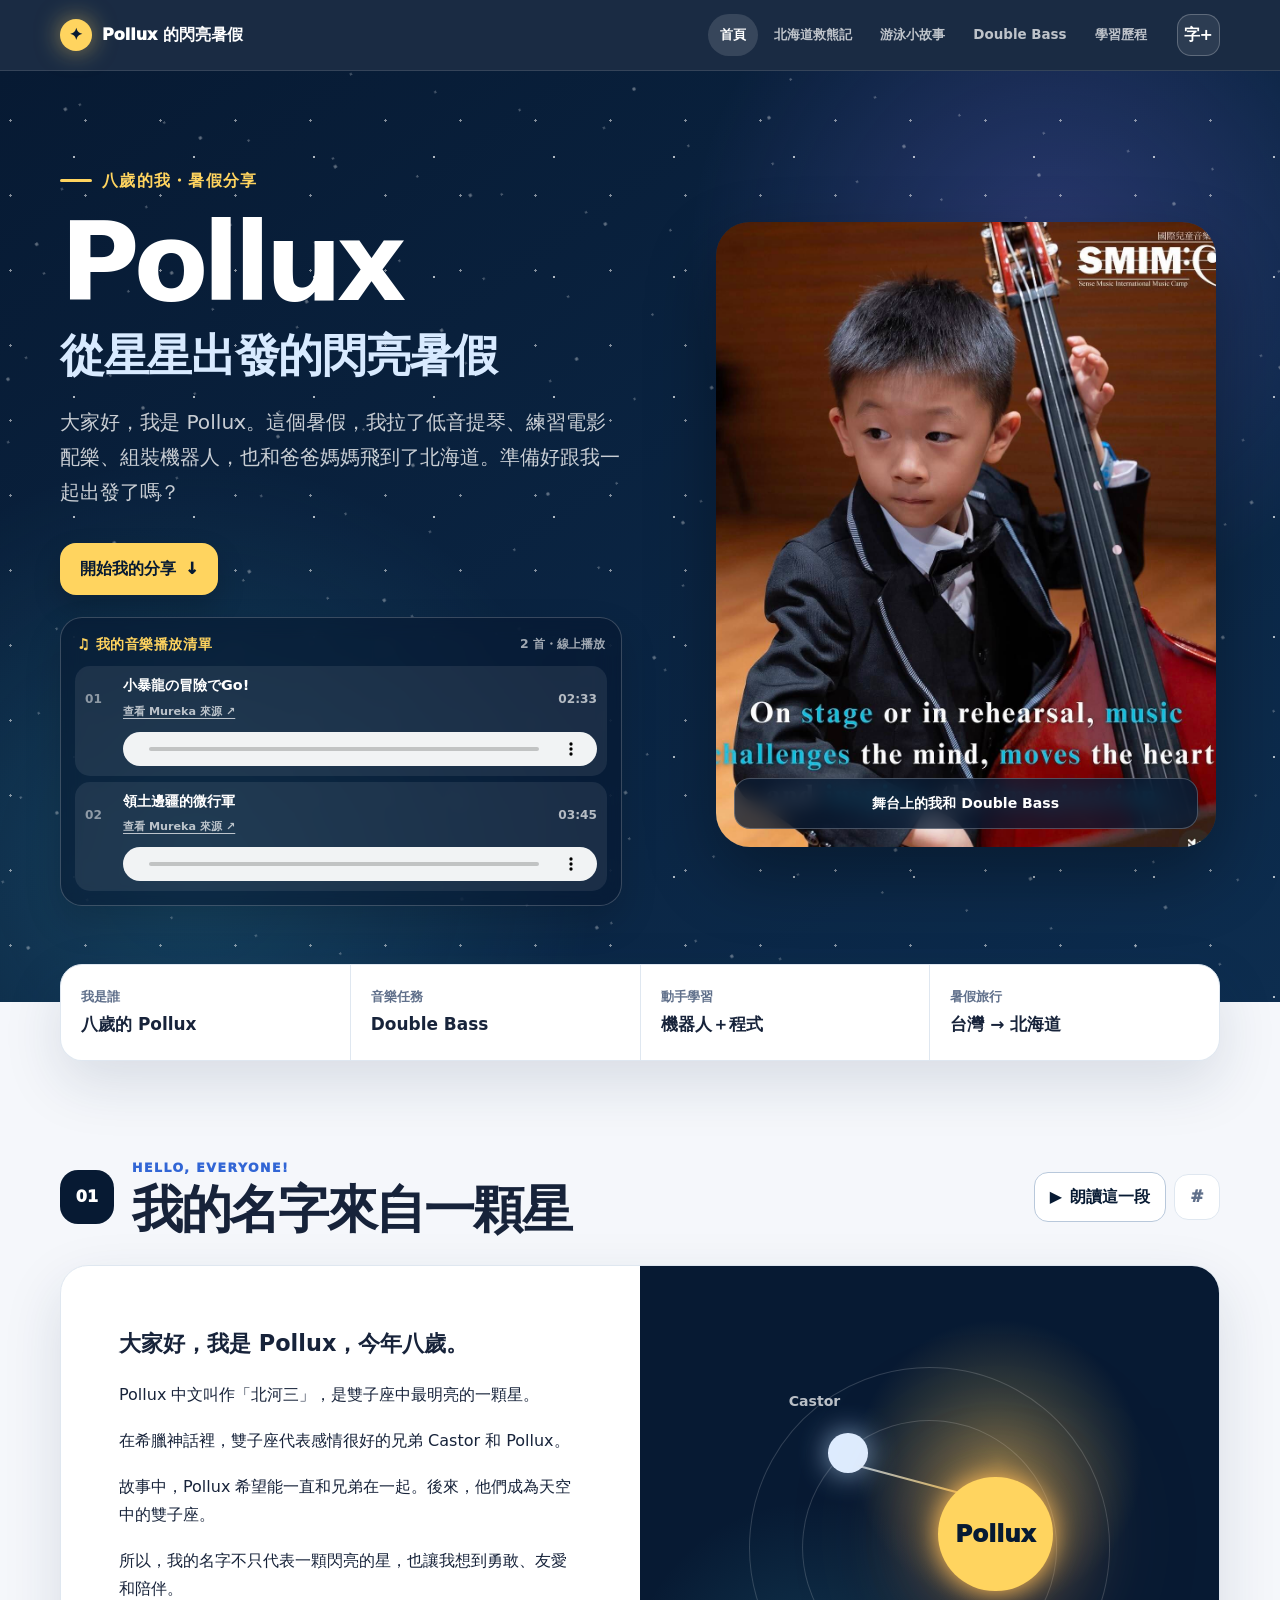
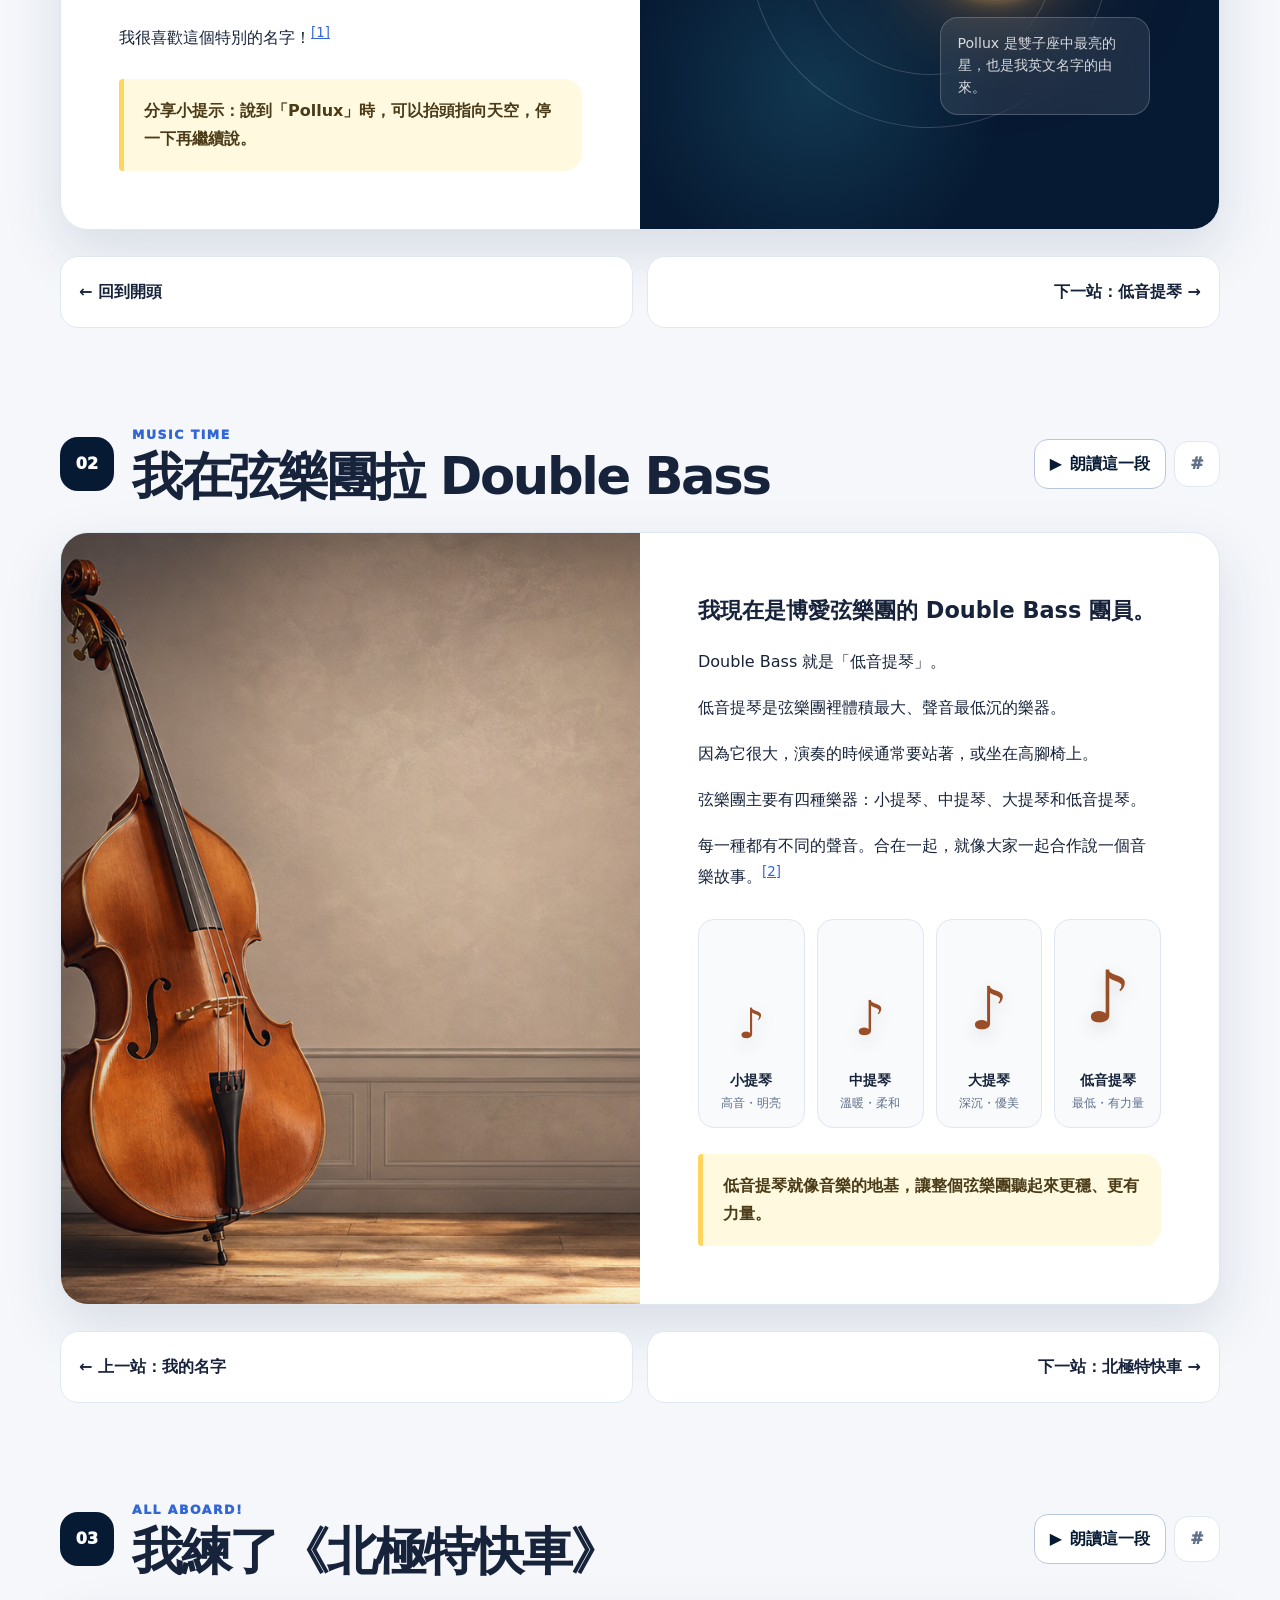
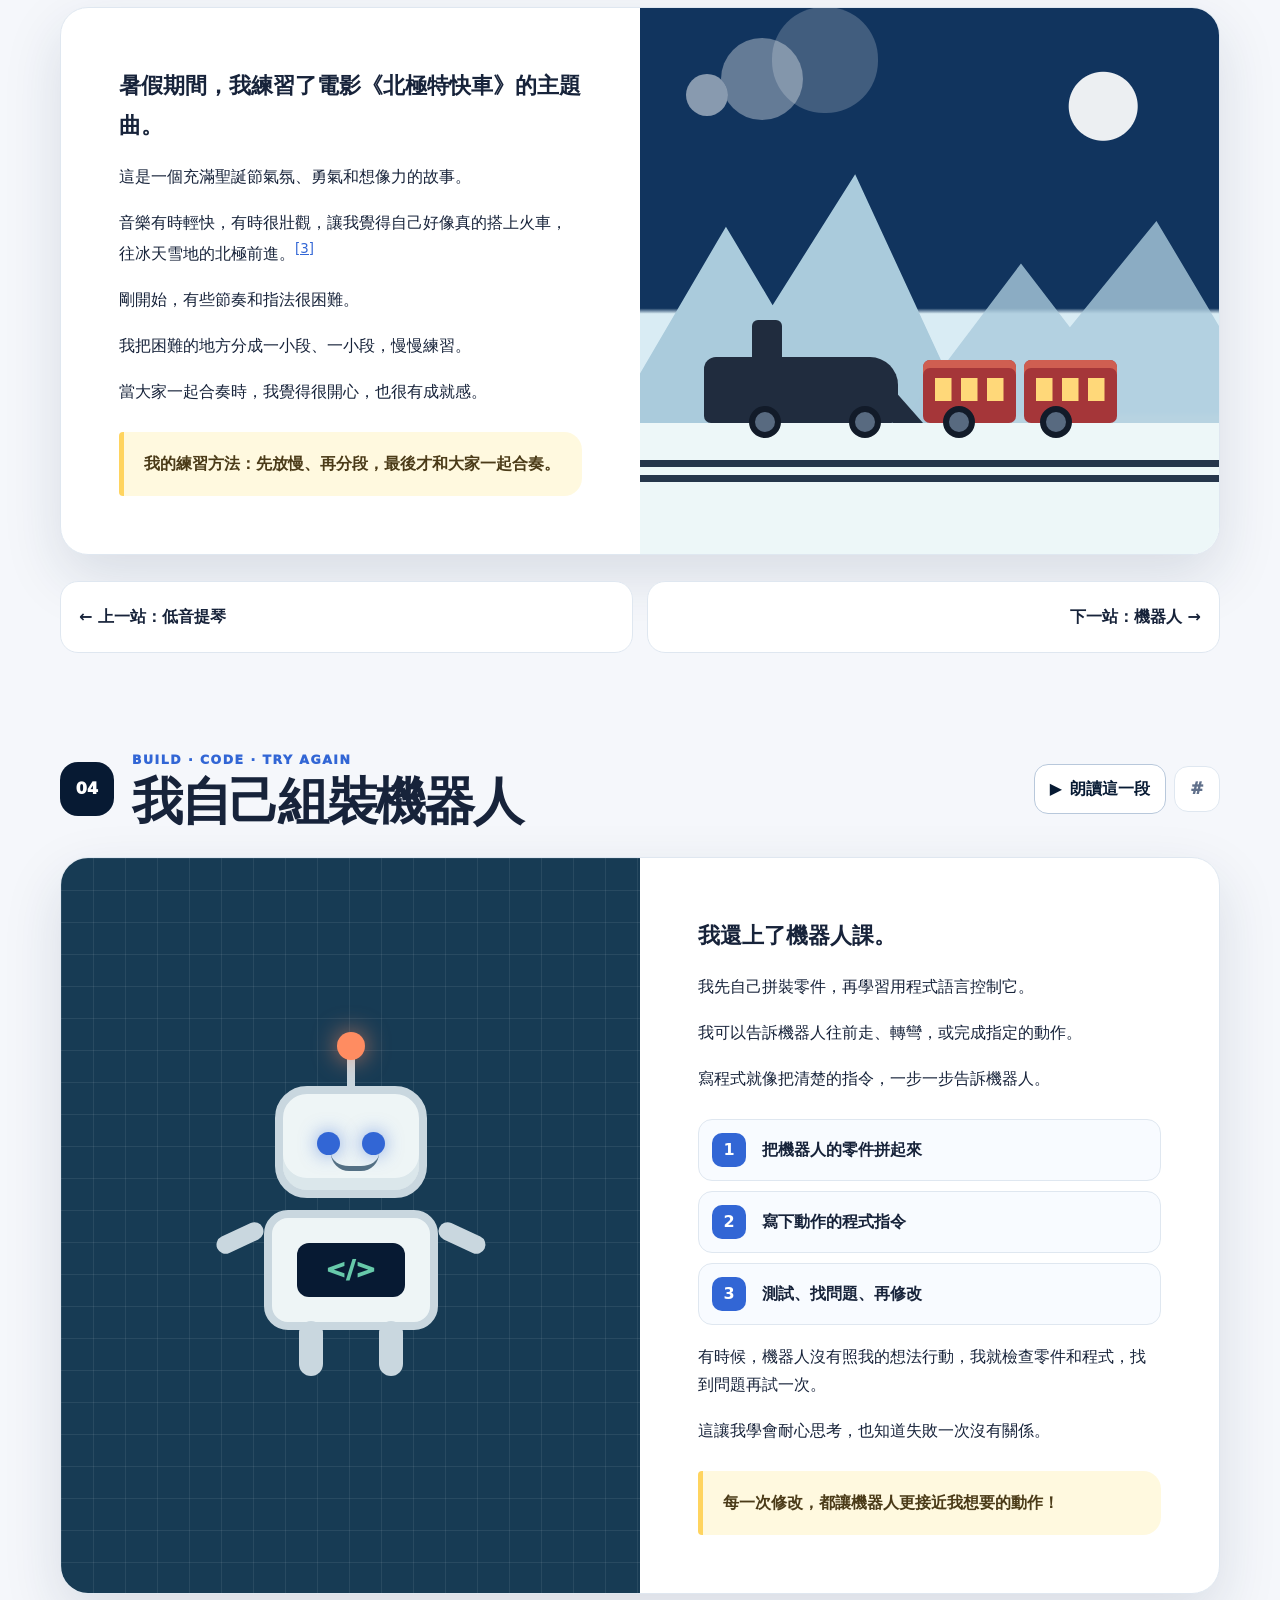
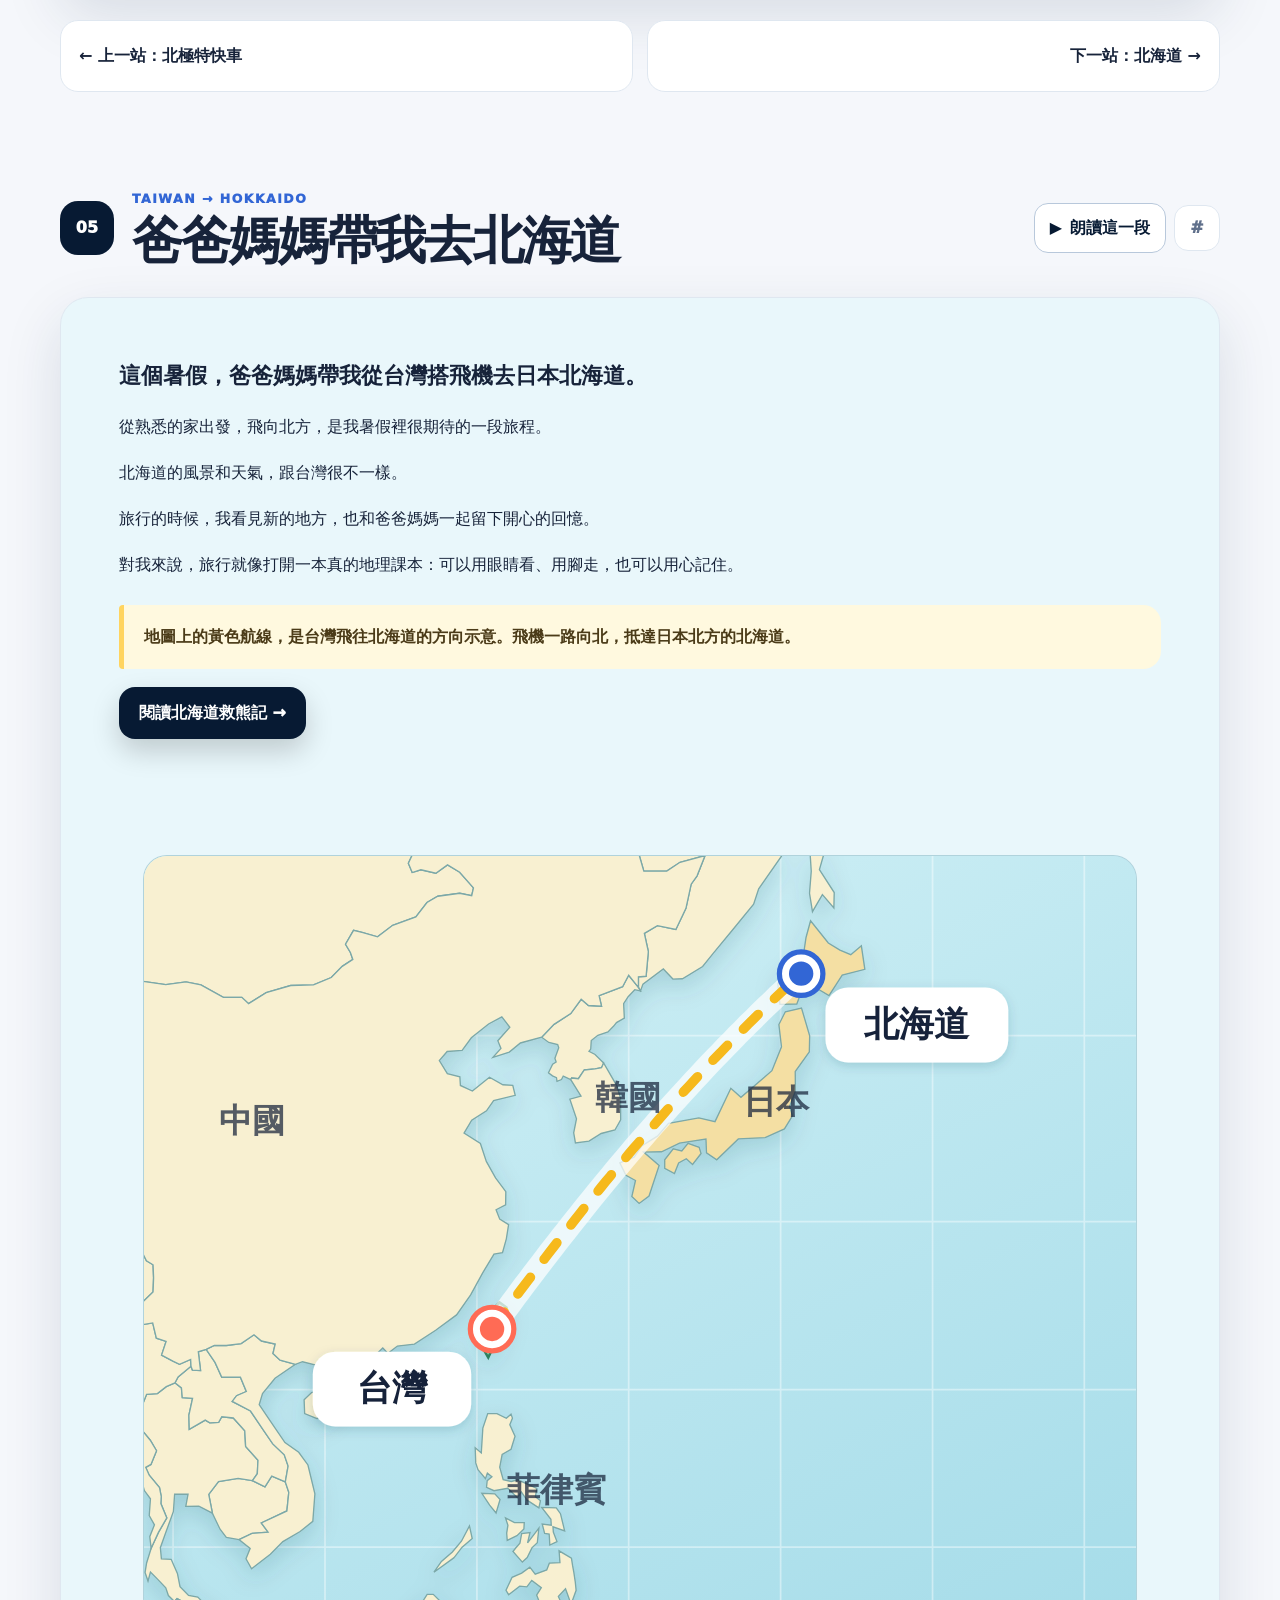
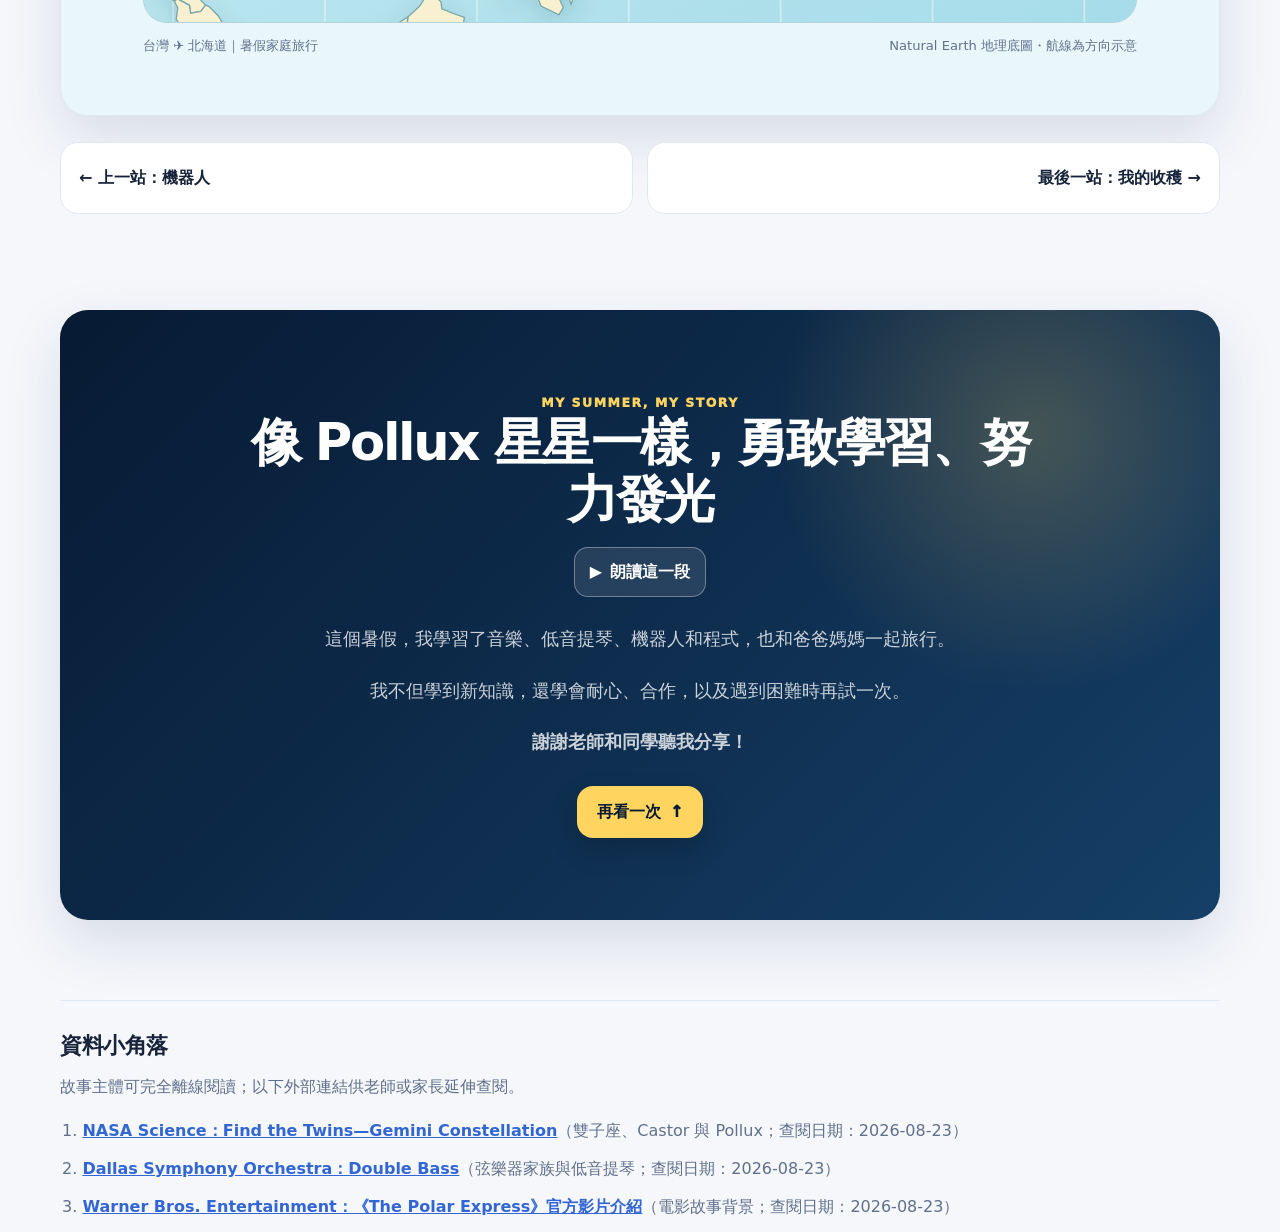
<file: index.html>
<!doctype html>
<html lang="zh-Hant-TW">
<head>
  <meta charset="utf-8">
  <meta name="viewport" content="width=device-width, initial-scale=1">
  <meta name="theme-color" content="#071a33">
  <meta name="description" content="八歲的 Pollux 分享英文名字、低音提琴、北極特快車、機器人與北海道旅行的暑假故事。">
  <title>Pollux 的閃亮暑假｜自我介紹與暑假作業</title>
  <style>
    :root {
      color-scheme: light;
      --night: #071a33;
      --night-2: #0d2d4f;
      --ink: #17233a;
      --muted: #60708b;
      --paper: #f5f7fb;
      --surface: #ffffff;
      --line: #dfe7f0;
      --star: #ffd45f;
      --orange: #ff8c61;
      --sky: #45b9d3;
      --blue: #3266d5;
      --mint: #67c9aa;
      --violet: #7d70e8;
      --shadow: 0 22px 58px rgba(21, 43, 76, .13);
      --radius: 28px;
      --page: min(1160px, calc(100% - 36px));
    }

    * { box-sizing: border-box; }
    html { scroll-behavior: smooth; }
    body {
      margin: 0;
      font-family: ui-rounded, "SF Pro Rounded", "PingFang TC", "Noto Sans TC", system-ui, sans-serif;
      color: var(--ink);
      background: var(--paper);
      line-height: 1.75;
    }
    body.presentation-mode { font-size: 1.12rem; }
    img, svg { display: block; max-width: 100%; }
    button, a { font: inherit; }
    button { cursor: pointer; }
    a { color: var(--blue); }
    :focus-visible { outline: 4px solid var(--star); outline-offset: 4px; }

    .skip-link {
      position: fixed;
      left: 16px;
      top: -80px;
      z-index: 100;
      padding: 12px 18px;
      border-radius: 14px;
      background: #fff;
      color: var(--ink);
      font-weight: 900;
      transition: top .2s ease;
    }
    .skip-link:focus { top: 16px; }

    .progress {
      position: fixed;
      inset: 0 auto auto 0;
      z-index: 90;
      width: 0;
      height: 5px;
      background: linear-gradient(90deg, var(--star), var(--orange), var(--sky));
    }

    .site-header {
      position: sticky;
      top: 0;
      z-index: 80;
      background: rgba(7, 26, 51, .92);
      backdrop-filter: blur(16px);
      border-bottom: 1px solid rgba(255,255,255,.12);
    }
    .header-inner {
      width: var(--page);
      min-height: 70px;
      margin: auto;
      display: flex;
      align-items: center;
      gap: 18px;
    }
    .brand {
      display: inline-flex;
      align-items: center;
      gap: 10px;
      color: #fff;
      font-weight: 950;
      text-decoration: none;
      white-space: nowrap;
    }
    .brand-star {
      width: 32px;
      aspect-ratio: 1;
      display: grid;
      place-items: center;
      border-radius: 50%;
      color: var(--night);
      background: var(--star);
      box-shadow: 0 0 24px rgba(255, 212, 95, .55);
    }
    .primary-nav {
      display: flex;
      gap: 4px;
      margin-left: auto;
      overflow-x: auto;
      scrollbar-width: none;
    }
    .primary-nav a {
      padding: 9px 12px;
      border-radius: 999px;
      color: rgba(255,255,255,.72);
      font-size: .84rem;
      font-weight: 850;
      text-decoration: none;
      white-space: nowrap;
    }
    .primary-nav a:hover,
    .primary-nav a[aria-current="page"] {
      color: #fff;
      background: rgba(255,255,255,.13);
    }
    .header-tools { display: flex; gap: 8px; }
    .icon-button {
      min-width: 42px;
      min-height: 42px;
      border: 1px solid rgba(255,255,255,.24);
      border-radius: 14px;
      background: rgba(255,255,255,.08);
      color: #fff;
      font-weight: 900;
    }

    .hero {
      position: relative;
      min-height: 760px;
      display: grid;
      align-items: center;
      overflow: hidden;
      color: #fff;
      background:
        radial-gradient(circle at 82% 20%, rgba(125,112,232,.28), transparent 28%),
        radial-gradient(circle at 15% 85%, rgba(69,185,211,.2), transparent 30%),
        linear-gradient(145deg, var(--night), var(--night-2));
    }
    .hero::before,
    .hero::after {
      content: "";
      position: absolute;
      inset: 0;
      pointer-events: none;
      opacity: .68;
      background-image:
        radial-gradient(circle, #fff 0 1.3px, transparent 1.5px),
        radial-gradient(circle, rgba(255,255,255,.74) 0 1px, transparent 1.2px);
      background-size: 120px 120px, 75px 75px;
      background-position: 14px 26px, 48px 12px;
    }
    .hero::after {
      opacity: .35;
      transform: rotate(12deg) scale(1.15);
    }
    .hero-inner {
      position: relative;
      z-index: 2;
      width: var(--page);
      margin: auto;
      display: grid;
      grid-template-columns: 1.05fr .95fr;
      gap: clamp(36px, 7vw, 90px);
      align-items: center;
      padding: 92px 0 96px;
    }
    .eyebrow {
      display: inline-flex;
      align-items: center;
      gap: 10px;
      margin: 0 0 18px;
      color: var(--star);
      font-weight: 950;
      letter-spacing: .08em;
    }
    .eyebrow::before {
      content: "";
      width: 32px;
      height: 3px;
      border-radius: 99px;
      background: currentColor;
    }
    h1, h2, h3, p { overflow-wrap: anywhere; }
    h1 {
      margin: 0;
      font-size: clamp(3.4rem, 8.5vw, 7.8rem);
      line-height: .92;
      letter-spacing: -.055em;
    }
    h1 span {
      display: block;
      margin-top: 18px;
      font-size: clamp(1.65rem, 3.5vw, 3.2rem);
      line-height: 1.12;
      letter-spacing: -.03em;
      color: #d8eaff;
    }
    .hero-copy {
      max-width: 620px;
      margin: 24px 0 0;
      color: rgba(255,255,255,.78);
      font-size: clamp(1.04rem, 2vw, 1.26rem);
    }
    .hero-actions {
      display: flex;
      flex-wrap: wrap;
      gap: 12px;
      margin-top: 32px;
    }
    .hero-music {
      max-width: 620px;
      margin-top: 22px;
      padding: 14px;
      border: 1px solid rgba(255,255,255,.2);
      border-radius: 22px;
      background: rgba(5,20,42,.48);
      box-shadow: 0 16px 36px rgba(0,0,0,.16);
      backdrop-filter: blur(10px);
    }
    .playlist-head {
      display: flex;
      flex-wrap: wrap;
      gap: 8px;
      align-items: center;
      justify-content: space-between;
      margin: 0 2px 10px;
    }
    .hero-music-label {
      margin: 0;
      color: var(--star);
      font-size: .88rem;
      font-weight: 950;
      letter-spacing: .04em;
    }
    .playlist-count {
      color: rgba(255,255,255,.62);
      font-size: .78rem;
      font-weight: 800;
      letter-spacing: 0;
    }
    .hero-track-list {
      display: grid;
      gap: 6px;
      margin: 0;
      padding: 0;
      list-style: none;
    }
    .playlist-track {
      min-height: 96px;
      display: grid;
      grid-template-columns: 30px minmax(0, 1fr) auto;
      gap: 8px;
      align-items: center;
      padding: 10px;
      border-radius: 15px;
      background: rgba(255,255,255,.08);
      color: #fff;
      transition: background .18s ease;
    }
    .playlist-track:focus-within,
    .playlist-track:hover { background: rgba(255,255,255,.13); }
    .track-index { color: rgba(255,255,255,.5); font-size: .76rem; font-weight: 900; }
    .track-info { min-width: 0; }
    .track-title { display: block; overflow: hidden; font-size: .9rem; line-height: 1.35; text-overflow: ellipsis; white-space: nowrap; }
    .track-source {
      display: inline-block;
      margin-top: 2px;
      color: rgba(255,255,255,.7);
      font-size: .7rem;
      font-weight: 750;
      text-underline-offset: 3px;
    }
    .track-duration { color: rgba(255,255,255,.68); font-size: .76rem; font-variant-numeric: tabular-nums; font-weight: 800; }
    .track-audio {
      grid-column: 2 / -1;
      width: 100%;
      height: 34px;
      accent-color: var(--star);
    }
    .button {
      display: inline-flex;
      align-items: center;
      justify-content: center;
      gap: 9px;
      min-height: 50px;
      padding: 12px 20px;
      border: 0;
      border-radius: 16px;
      background: var(--star);
      color: var(--night);
      font-weight: 950;
      text-decoration: none;
      box-shadow: 0 12px 28px rgba(0,0,0,.18);
    }
    .button.secondary {
      border: 1px solid rgba(255,255,255,.28);
      background: rgba(255,255,255,.09);
      color: #fff;
      box-shadow: none;
    }
    .button.dark { background: var(--night); color: #fff; }

    .hero-photo {
      position: relative;
      width: min(500px, 100%);
      aspect-ratio: 4 / 5;
      margin: auto;
      overflow: hidden;
      border: 0;
      border-radius: 34px;
      background: rgba(255,255,255,.08);
      box-shadow: 0 28px 70px rgba(0,0,0,.32);
    }
    .hero-photo img {
      width: 100%;
      height: 100%;
      display: block;
      object-fit: cover;
      object-position: center 42%;
      transform: scale(1.06);
      transform-origin: center 42%;
    }
    .hero-photo figcaption {
      position: absolute;
      right: 18px;
      bottom: 18px;
      left: 18px;
      padding: 12px 16px;
      border: 1px solid rgba(255,255,255,.24);
      border-radius: 16px;
      background: rgba(7,26,51,.76);
      color: #fff;
      font-size: .88rem;
      font-weight: 850;
      text-align: center;
      backdrop-filter: blur(10px);
    }

    .constellation {
      position: relative;
      width: min(520px, 100%);
      aspect-ratio: 1;
      margin: auto;
    }
    .orbit {
      position: absolute;
      inset: 9%;
      border: 1px solid rgba(255,255,255,.17);
      border-radius: 50%;
      transform: rotate(-16deg);
    }
    .orbit:nth-child(2) { inset: 21%; transform: rotate(28deg); }
    .pollux-star {
      position: absolute;
      left: 52%;
      top: 34%;
      width: 26%;
      aspect-ratio: 1;
      display: grid;
      place-items: center;
      border-radius: 50%;
      color: var(--night);
      background: var(--star);
      box-shadow: 0 0 24px #ffbd57, 0 0 88px rgba(255,181,81,.72), 0 0 160px rgba(255,141,97,.25);
      font-size: clamp(1rem, 2.4vw, 1.45rem);
      font-weight: 1000;
      animation: breathe 3.6s ease-in-out infinite;
    }
    .castor-star {
      position: absolute;
      left: 27%;
      top: 24%;
      width: 9%;
      aspect-ratio: 1;
      display: grid;
      place-items: center;
      border-radius: 50%;
      background: #ddecff;
      box-shadow: 0 0 30px rgba(190,222,255,.75);
    }
    .castor-label {
      position: absolute;
      left: 18%;
      top: 14%;
      color: rgba(255,255,255,.72);
      font-size: .88rem;
      font-weight: 800;
    }
    .star-line {
      position: absolute;
      left: 33%;
      top: 31%;
      width: 27%;
      height: 2px;
      background: linear-gradient(90deg, rgba(221,236,255,.75), rgba(255,212,95,.8));
      transform: rotate(15deg);
      transform-origin: left center;
    }
    .float-note {
      position: absolute;
      right: 0;
      bottom: 12%;
      max-width: 210px;
      padding: 15px 17px;
      border: 1px solid rgba(255,255,255,.2);
      border-radius: 18px;
      background: rgba(255,255,255,.09);
      backdrop-filter: blur(12px);
      color: rgba(255,255,255,.82);
      font-size: .88rem;
      line-height: 1.55;
    }
    @keyframes breathe { 50% { transform: scale(1.045); } }

    .story-shell {
      width: var(--page);
      margin: -38px auto 80px;
      position: relative;
      z-index: 3;
    }
    .orientation {
      display: grid;
      grid-template-columns: repeat(4, 1fr);
      gap: 1px;
      overflow: hidden;
      border: 1px solid var(--line);
      border-radius: 22px;
      background: var(--line);
      box-shadow: var(--shadow);
    }
    .orientation-item {
      padding: 20px;
      background: #fff;
    }
    .orientation-item small {
      display: block;
      color: var(--muted);
      font-weight: 850;
    }
    .orientation-item strong {
      display: block;
      margin-top: 2px;
      font-size: 1.06rem;
    }

    .chapter {
      scroll-margin-top: 96px;
      margin-top: 96px;
    }
    .chapter-heading {
      display: grid;
      grid-template-columns: auto 1fr auto;
      gap: 18px;
      align-items: center;
      margin-bottom: 28px;
    }
    .chapter-number {
      width: 54px;
      aspect-ratio: 1;
      display: grid;
      place-items: center;
      border-radius: 18px;
      background: var(--night);
      color: #fff;
      font-weight: 1000;
    }
    .chapter-kicker {
      display: block;
      color: var(--blue);
      font-size: .78rem;
      font-weight: 950;
      letter-spacing: .12em;
      text-transform: uppercase;
    }
    h2 {
      margin: 2px 0 0;
      font-size: clamp(2rem, 4vw, 3.35rem);
      line-height: 1.1;
      letter-spacing: -.045em;
    }
    .permalink {
      width: 46px;
      height: 46px;
      border: 1px solid var(--line);
      border-radius: 14px;
      background: #fff;
      color: var(--muted);
      font-weight: 950;
    }
    .chapter-tools {
      display: flex;
      align-items: center;
      justify-content: flex-end;
      gap: 8px;
    }
    .section-speech {
      min-height: 46px;
      display: inline-flex;
      align-items: center;
      justify-content: center;
      gap: 8px;
      padding: 10px 15px;
      border: 1px solid #b8c8db;
      border-radius: 14px;
      background: #fff;
      color: var(--night);
      font-weight: 900;
      white-space: nowrap;
    }
    .section-speech:hover { background: #eef6ff; }
    .section-speech[aria-pressed="true"] {
      border-color: var(--night);
      background: var(--night);
      color: #fff;
      box-shadow: 0 10px 24px rgba(7,26,51,.2);
    }
    .closing .section-speech {
      margin: 20px 0 6px;
      border-color: rgba(255,255,255,.34);
      background: rgba(255,255,255,.1);
      color: #fff;
    }
    .closing .section-speech[aria-pressed="true"] {
      border-color: var(--star);
      background: var(--star);
      color: var(--night);
    }
    .story-card {
      overflow: hidden;
      border: 1px solid var(--line);
      border-radius: var(--radius);
      background: var(--surface);
      box-shadow: var(--shadow);
    }
    .story-card.split {
      display: grid;
      grid-template-columns: 1fr 1fr;
    }
    .story-copy { padding: clamp(28px, 5vw, 58px); }
    .story-copy .lead {
      margin: 0;
      font-size: clamp(1.15rem, 2.1vw, 1.4rem);
      line-height: 1.75;
      font-weight: 750;
    }
    .story-copy p { margin: 18px 0 0; }
    .speech-paragraph {
      scroll-margin-top: 140px;
      border-radius: 10px;
      transition: background-color .2s ease, box-shadow .2s ease;
    }
    .speech-paragraph.speech-current {
      background: #fff6c7;
      box-shadow: 0 0 0 8px #fff6c7;
    }
    .speech-text.is-reading .story-card {
      box-shadow: 0 0 0 4px rgba(255,212,95,.72), var(--shadow);
    }
    .talk-line {
      margin-top: 26px;
      padding: 18px 20px;
      border-left: 5px solid var(--star);
      border-radius: 4px 18px 18px 4px;
      background: #fff9df;
      color: #4b3b18;
      font-weight: 850;
    }
    .visual-panel {
      min-height: 480px;
      display: grid;
      place-items: center;
      position: relative;
      overflow: hidden;
      background: var(--night);
      color: #fff;
    }

    .name-visual {
      width: 100%;
      height: 100%;
      padding: 44px;
      display: grid;
      place-items: center;
      background:
        radial-gradient(circle at 62% 35%, rgba(255,212,95,.34), transparent 28%),
        radial-gradient(circle at 30% 75%, rgba(69,185,211,.18), transparent 32%),
        var(--night);
    }
    .name-visual .constellation { width: min(440px, 100%); }
    .name-visual .big-star {
      width: 150px;
      aspect-ratio: 1;
      display: grid;
      place-items: center;
      margin: auto;
      border-radius: 50%;
      background: var(--star);
      color: var(--night);
      box-shadow: 0 0 72px rgba(255,212,95,.55);
      font-size: 2rem;
      font-weight: 1000;
    }
    .twins {
      display: flex;
      justify-content: center;
      gap: 18px;
      margin-top: 42px;
    }
    .twin {
      min-width: 120px;
      padding: 12px 14px;
      border: 1px solid rgba(255,255,255,.2);
      border-radius: 16px;
      background: rgba(255,255,255,.08);
      text-align: center;
      font-weight: 900;
    }

    .bass-photo {
      min-height: 500px;
      background:
        linear-gradient(90deg, rgba(7,26,51,.15), rgba(7,26,51,.02)),
        url("assets/double-bass-study.png") 35% center / cover no-repeat;
    }
    .instrument-family {
      display: grid;
      grid-template-columns: repeat(4, 1fr);
      gap: 12px;
      margin-top: 28px;
    }
    .instrument {
      min-height: 150px;
      padding: 14px 8px;
      display: grid;
      align-content: end;
      justify-items: center;
      border: 1px solid var(--line);
      border-radius: 16px;
      background: #f8fafc;
      text-align: center;
    }
    .instrument-icon {
      display: grid;
      place-items: center;
      color: #9a4e27;
      filter: drop-shadow(0 6px 8px rgba(59,34,20,.15));
    }
    .instrument:nth-child(1) .instrument-icon { font-size: 2.6rem; }
    .instrument:nth-child(2) .instrument-icon { font-size: 3rem; }
    .instrument:nth-child(3) .instrument-icon { font-size: 3.7rem; }
    .instrument:nth-child(4) .instrument-icon { font-size: 4.5rem; }
    .instrument strong { margin-top: 8px; font-size: .88rem; }
    .instrument small { color: var(--muted); font-size: .72rem; }

    .train-scene {
      min-height: 440px;
      position: relative;
      overflow: hidden;
      background:
        radial-gradient(circle at 80% 18%, rgba(255,255,255,.92) 0 34px, transparent 35px),
        linear-gradient(#11345e 0 55%, #d9ecf4 56% 74%, #edf7f8 75%);
    }
    .mountain {
      position: absolute;
      left: -5%;
      bottom: 24%;
      width: 62%;
      height: 48%;
      clip-path: polygon(0 100%, 32% 25%, 45% 55%, 68% 5%, 100% 100%);
      background: #aacbdc;
    }
    .mountain.two {
      left: 45%;
      width: 65%;
      height: 39%;
      opacity: .8;
    }
    .rail {
      position: absolute;
      left: 0;
      right: 0;
      bottom: 16%;
      height: 7px;
      background: #25364b;
      box-shadow: 0 15px 0 #25364b;
    }
    .train {
      position: absolute;
      left: 11%;
      bottom: 20%;
      width: min(420px, 70%);
      height: 120px;
      animation: train-rock 2.6s ease-in-out infinite;
    }
    .engine {
      position: absolute;
      left: 0;
      bottom: 22px;
      width: 48%;
      height: 66px;
      border-radius: 12px 28px 7px 7px;
      background: #202c3e;
    }
    .engine::before {
      content: "";
      position: absolute;
      right: -25px;
      bottom: 0;
      border-left: 30px solid #202c3e;
      border-top: 34px solid transparent;
    }
    .chimney {
      position: absolute;
      left: 48px;
      bottom: 82px;
      width: 30px;
      height: 43px;
      border-radius: 6px 6px 0 0;
      background: #202c3e;
    }
    .car {
      position: absolute;
      bottom: 22px;
      width: 23%;
      height: 63px;
      border-radius: 7px;
      background: #a53639;
      box-shadow: inset 0 8px #cf5e51;
    }
    .car.one { left: 54%; }
    .car.two { left: 79%; }
    .car::after {
      content: "";
      position: absolute;
      inset: 18px 12px 22px;
      background: repeating-linear-gradient(90deg, #ffd879 0 16px, transparent 17px 26px);
    }
    .wheel {
      position: absolute;
      bottom: 7px;
      width: 32px;
      aspect-ratio: 1;
      border: 6px solid #121b29;
      border-radius: 50%;
      background: #586a80;
    }
    .wheel.w1 { left: 45px; }
    .wheel.w2 { left: 145px; }
    .wheel.w3 { left: 59%; }
    .wheel.w4 { left: 83%; }
    .smoke {
      position: absolute;
      left: 8%;
      top: 12%;
      width: 42px;
      aspect-ratio: 1;
      border-radius: 50%;
      background: rgba(255,255,255,.5);
      box-shadow: 55px -16px 0 20px rgba(255,255,255,.35), 118px -35px 0 32px rgba(255,255,255,.2);
    }
    @keyframes train-rock { 50% { transform: translateY(-4px); } }

    .robot-lab {
      min-height: 470px;
      display: grid;
      place-items: center;
      background:
        linear-gradient(rgba(255,255,255,.075) 1px, transparent 1px),
        linear-gradient(90deg, rgba(255,255,255,.075) 1px, transparent 1px),
        #173b54;
      background-size: 32px 32px;
    }
    .robot {
      position: relative;
      width: 220px;
      height: 280px;
    }
    .robot-head {
      position: absolute;
      left: 34px;
      top: 0;
      width: 152px;
      height: 112px;
      border: 8px solid #c9d7df;
      border-radius: 32px;
      background: #eef5f6;
      box-shadow: inset 0 -12px #dbe7eb;
    }
    .antenna {
      position: absolute;
      left: 106px;
      top: -45px;
      width: 8px;
      height: 50px;
      background: #c9d7df;
    }
    .antenna::before {
      content: "";
      position: absolute;
      left: -10px;
      top: -9px;
      width: 28px;
      aspect-ratio: 1;
      border-radius: 50%;
      background: var(--orange);
      box-shadow: 0 0 24px rgba(255,140,97,.72);
    }
    .eye {
      position: absolute;
      top: 38px;
      width: 23px;
      aspect-ratio: 1;
      border-radius: 50%;
      background: var(--blue);
      box-shadow: 0 0 18px rgba(50,102,213,.55);
    }
    .eye.left { left: 34px; }
    .eye.right { right: 34px; }
    .smile {
      position: absolute;
      left: 48px;
      bottom: 19px;
      width: 48px;
      height: 18px;
      border-bottom: 5px solid #547084;
      border-radius: 0 0 50px 50px;
    }
    .robot-body {
      position: absolute;
      left: 23px;
      top: 124px;
      width: 174px;
      height: 120px;
      border: 8px solid #c9d7df;
      border-radius: 24px;
      background: #eef5f6;
    }
    .robot-body::after {
      content: "</>";
      position: absolute;
      inset: 25px;
      display: grid;
      place-items: center;
      border-radius: 12px;
      background: var(--night);
      color: var(--mint);
      font-weight: 1000;
      font-size: 1.55rem;
    }
    .arm, .leg {
      position: absolute;
      border-radius: 14px;
      background: #c9d7df;
    }
    .arm { top: 143px; width: 50px; height: 18px; }
    .arm.left { left: -26px; transform: rotate(-25deg); }
    .arm.right { right: -26px; transform: rotate(25deg); }
    .leg { top: 235px; width: 24px; height: 55px; }
    .leg.left { left: 58px; }
    .leg.right { right: 58px; }
    .code-steps {
      display: grid;
      gap: 10px;
      margin-top: 26px;
      counter-reset: code;
    }
    .code-step {
      counter-increment: code;
      display: grid;
      grid-template-columns: 38px 1fr;
      gap: 12px;
      align-items: center;
      padding: 13px;
      border: 1px solid var(--line);
      border-radius: 14px;
      background: #f8fbff;
      font-weight: 800;
    }
    .code-step::before {
      content: counter(code);
      width: 34px;
      aspect-ratio: 1;
      display: grid;
      place-items: center;
      border-radius: 10px;
      background: var(--blue);
      color: #fff;
    }

    .travel-card { background: #e9f7fb; }
    .map-wrap { padding: clamp(18px, 4vw, 42px); }
    .map-frame {
      position: relative;
      overflow: hidden;
      border: 1px solid rgba(7,26,51,.12);
      border-radius: 24px;
      background: #c8edf4;
      box-shadow: inset 0 0 80px rgba(50,102,213,.12);
    }
    .map-frame svg,
    .map-frame img { display: block; width: 100%; height: auto; }
    .map-caption {
      display: flex;
      justify-content: space-between;
      gap: 16px;
      margin-top: 12px;
      color: var(--muted);
      font-size: .82rem;
    }
    .closing {
      margin-top: 96px;
      padding: clamp(42px, 7vw, 82px);
      border-radius: var(--radius);
      background:
        radial-gradient(circle at 84% 20%, rgba(255,212,95,.22), transparent 24%),
        linear-gradient(135deg, var(--night), #153f67);
      color: #fff;
      text-align: center;
      box-shadow: var(--shadow);
    }
    .closing h2 { max-width: 780px; margin: auto; }
    .closing p { max-width: 700px; margin: 20px auto 0; color: rgba(255,255,255,.78); font-size: 1.13rem; }
    .closing .button { margin-top: 28px; }

    .chapter-nav {
      display: grid;
      grid-template-columns: 1fr 1fr;
      gap: 14px;
      margin-top: 26px;
    }
    .chapter-nav a {
      min-height: 72px;
      display: grid;
      align-content: center;
      padding: 14px 18px;
      border: 1px solid var(--line);
      border-radius: 18px;
      background: #fff;
      color: var(--ink);
      text-decoration: none;
      font-weight: 900;
    }
    .chapter-nav a:last-child { text-align: right; }

    .references {
      width: var(--page);
      margin: 0 auto 48px;
      padding-top: 30px;
      border-top: 1px solid var(--line);
    }
    .references h2 { font-size: 1.4rem; letter-spacing: -.02em; }
    .references p { color: var(--muted); }
    .references ol { padding-left: 1.4rem; }
    .references li { margin: 10px 0; color: var(--muted); }
    .references a { font-weight: 800; }
    .site-footer {
      padding: 26px 18px 44px;
      color: var(--muted);
      text-align: center;
      font-size: .86rem;
    }
    .site-footer a { margin-left: 8px; }
    .back-top {
      position: fixed;
      right: 18px;
      bottom: 18px;
      z-index: 70;
      width: 50px;
      aspect-ratio: 1;
      display: grid;
      place-items: center;
      border: 0;
      border-radius: 16px;
      background: var(--night);
      color: #fff;
      box-shadow: 0 12px 30px rgba(7,26,51,.25);
      opacity: 0;
      pointer-events: none;
      transform: translateY(12px);
      transition: .2s ease;
    }
    .back-top.show { opacity: 1; pointer-events: auto; transform: none; }
    .toast {
      position: fixed;
      left: 50%;
      bottom: 24px;
      z-index: 100;
      transform: translate(-50%, 24px);
      padding: 11px 18px;
      border-radius: 999px;
      background: var(--night);
      color: #fff;
      font-weight: 850;
      opacity: 0;
      pointer-events: none;
      transition: .2s ease;
    }
    .toast.show { opacity: 1; transform: translate(-50%, 0); }

    @media (max-width: 920px) {
      .header-inner { flex-wrap: wrap; padding: 10px 0; }
      .primary-nav { order: 3; width: 100%; margin-left: 0; padding-bottom: 2px; }
      .header-tools { margin-left: auto; }
      .hero { min-height: auto; }
      .hero-inner { grid-template-columns: 1fr; }
      .hero-photo { max-width: 460px; }
      .constellation { max-width: 460px; }
      .orientation { grid-template-columns: repeat(2, 1fr); }
      .story-card.split { grid-template-columns: 1fr; }
      .visual-panel, .bass-photo { min-height: 430px; }
      .bass-photo { grid-row: 1; }
    }
    @media (max-width: 600px) {
      :root { --page: min(100% - 24px, 1160px); --radius: 22px; }
      .header-inner { min-height: 62px; }
      .brand span:last-child { display: none; }
      .hero-inner { padding-top: 74px; }
      .hero-actions { display: grid; }
      .hero-actions .button { width: 100%; }
      .hero-photo { margin-top: 12px; border-radius: 24px; }
      .name-visual { min-height: 360px; padding: 20px; }
      .name-visual .constellation { margin-top: 0; }
      .float-note { right: 4%; }
      .orientation { grid-template-columns: 1fr 1fr; }
      .orientation-item { padding: 15px; }
      .chapter { margin-top: 72px; scroll-margin-top: 138px; }
      .chapter-heading { grid-template-columns: auto 1fr; gap: 12px; }
      .chapter-tools { grid-column: 1 / -1; justify-content: flex-start; }
      .chapter-number { width: 44px; border-radius: 14px; }
      .story-copy { padding: 26px 22px; }
      .visual-panel, .bass-photo { min-height: 340px; }
      .instrument-family { grid-template-columns: repeat(2, 1fr); }
      .map-caption { display: block; }
      .map-caption span { display: block; }
      .map-caption span + span { margin-top: 4px; }
      .chapter-nav { grid-template-columns: 1fr; }
      .chapter-nav a:last-child { text-align: left; }
      .train { left: 4%; width: 84%; transform: scale(.86); transform-origin: left bottom; }
      .closing { padding: 42px 24px; }
    }
    @media print {
      .site-header, .progress, .back-top, .hero-actions, .chapter-nav, .permalink, .section-speech, .toast { display: none !important; }
      .hero { min-height: 600px; break-after: page; }
      .chapter { break-before: page; margin-top: 0; padding-top: 24px; }
      .story-card, .closing { box-shadow: none; }
      .story-shell { margin-top: 0; }
      a { color: inherit; text-decoration: none; }
    }
    @media (prefers-reduced-motion: reduce) {
      html { scroll-behavior: auto; }
      *, *::before, *::after { animation-duration: .01ms !important; animation-iteration-count: 1 !important; transition-duration: .01ms !important; }
    }
  </style>
</head>
<body id="top">
  <a class="skip-link" href="#main">跳到主要內容</a>
  <div class="progress" aria-hidden="true"></div>

  <header class="site-header">
    <div class="header-inner">
      <a class="brand" href="index.html" aria-label="回到 Pollux 暑假故事首頁">
        <span class="brand-star" aria-hidden="true">✦</span>
        <span>Pollux 的閃亮暑假</span>
      </a>
      <nav class="primary-nav" aria-label="網站分頁">
        <a href="index.html" aria-current="page">首頁</a>
        <a href="summer-share.html">北海道救熊記</a>
        <a href="swimming-share.html">游泳小故事</a>
        <a href="double-bass-review.html">Double Bass</a>
        <a href="learning-portfolio/index.html">學習歷程</a>
      </nav>
      <div class="header-tools">
        <button class="icon-button" id="textToggle" type="button" aria-pressed="false" aria-label="切換大字分享模式" title="大字分享模式">字+</button>
      </div>
    </div>
  </header>

  <main id="main">
    <section class="hero" aria-labelledby="hero-title">
      <div class="hero-inner">
        <div>
          <p class="eyebrow">八歲的我・暑假分享</p>
          <h1 id="hero-title">Pollux<span>從星星出發的閃亮暑假</span></h1>
          <p class="hero-copy">大家好，我是 Pollux。這個暑假，我拉了低音提琴、練習電影配樂、組裝機器人，也和爸爸媽媽飛到了北海道。準備好跟我一起出發了嗎？</p>
          <div class="hero-actions">
            <a class="button" href="#my-name">開始我的分享 <span aria-hidden="true">↓</span></a>
          </div>
          <div class="hero-music" aria-labelledby="hero-music-title">
            <div class="playlist-head">
              <p class="hero-music-label" id="hero-music-title">♫ 我的音樂播放清單</p>
              <span class="playlist-count">2 首・線上播放</span>
            </div>
            <ol class="hero-track-list">
              <li class="playlist-track">
                  <span class="track-index" aria-hidden="true">01</span>
                  <span class="track-info"><strong class="track-title">小暴龍の冒險でGo!</strong><a class="track-source" href="https://www.mureka.ai/song-detail/M3XDAqjqL9E5KuG3tqcuJe?is_from_share=1" target="_blank" rel="noopener noreferrer">查看 Mureka 來源 ↗</a></span>
                  <span class="track-duration" aria-hidden="true">02:33</span>
                  <audio class="track-audio" controls preload="metadata" controlslist="nodownload" aria-label="在本頁播放：小暴龍の冒險でGo!" src="https://static-cos.mureka.ai/cos-prod/song/basic-audio/20260612/music_143843997581313_DYmAwDZULkwd12vG7fkk91_vrupgn.mp3"></audio>
              </li>
              <li class="playlist-track">
                  <span class="track-index" aria-hidden="true">02</span>
                  <span class="track-info"><strong class="track-title">領土邊疆的微行軍</strong><a class="track-source" href="https://www.mureka.ai/song-detail/SUcBDe5dMX1SEF9JnrdeUn?is_from_share=1" target="_blank" rel="noopener noreferrer">查看 Mureka 來源 ↗</a></span>
                  <span class="track-duration" aria-hidden="true">03:45</span>
                  <audio class="track-audio" controls preload="metadata" controlslist="nodownload" aria-label="在本頁播放：領土邊疆的微行軍" src="https://static-cos.mureka.ai/cos-prod/song/basic-audio/20260612/music_143844966531074_LwkqLxW3eizKrDB8DAebBd_pmojqr.mp3"></audio>
              </li>
            </ol>
          </div>
        </div>
        <figure class="hero-photo">
          <img src="assets/pollux-double-bass.jpg" alt="Pollux 穿著表演服，站在紅色低音提琴旁準備演奏。">
          <figcaption>舞台上的我和 Double Bass</figcaption>
        </figure>
      </div>
    </section>

    <div class="story-shell">
      <aside class="orientation" aria-label="故事快速導覽">
        <div class="orientation-item"><small>我是誰</small><strong>八歲的 Pollux</strong></div>
        <div class="orientation-item"><small>音樂任務</small><strong>Double Bass</strong></div>
        <div class="orientation-item"><small>動手學習</small><strong>機器人＋程式</strong></div>
        <div class="orientation-item"><small>暑假旅行</small><strong>台灣 → 北海道</strong></div>
      </aside>

      <section class="chapter speech-text" id="my-name" data-title="我的名字" aria-labelledby="my-name-title">
        <div class="chapter-heading">
          <span class="chapter-number">01</span>
          <div><span class="chapter-kicker">Hello, everyone!</span><h2 id="my-name-title">我的名字來自一顆星</h2></div>
          <div class="chapter-tools">
            <button class="section-speech" type="button" data-audio="assets/audio/my-name.wav" data-section="#my-name" aria-pressed="false" aria-label="播放台灣中文朗讀：我的名字" title="美佳・台灣中文語音"><span aria-hidden="true">▶</span>朗讀這一段</button>
            <button class="permalink" type="button" data-copy-link="#my-name" aria-label="複製我的名字章節連結" title="複製章節連結">#</button>
          </div>
        </div>
        <div class="story-card split">
          <div class="story-copy">
            <p class="lead speech-paragraph">大家好，我是 Pollux，今年八歲。</p>
            <p class="speech-paragraph">Pollux 中文叫作「北河三」，是雙子座中最明亮的一顆星。</p>
            <p class="speech-paragraph">在希臘神話裡，雙子座代表感情很好的兄弟 Castor 和 Pollux。</p>
            <p class="speech-paragraph">故事中，Pollux 希望能一直和兄弟在一起。後來，他們成為天空中的雙子座。</p>
            <p class="speech-paragraph">所以，我的名字不只代表一顆閃亮的星，也讓我想到勇敢、友愛和陪伴。</p>
            <p class="speech-paragraph">我很喜歡這個特別的名字！<sup><a href="#ref-1" aria-label="參考資料 1">[1]</a></sup></p>
            <div class="talk-line">分享小提示：說到「Pollux」時，可以抬頭指向天空，停一下再繼續說。</div>
          </div>
          <div class="name-visual">
            <div class="constellation" role="img" aria-label="Pollux 與 Castor 雙子星示意圖">
              <div class="orbit"></div>
              <div class="orbit"></div>
              <div class="castor-star" aria-hidden="true"></div>
              <span class="castor-label">Castor</span>
              <span class="star-line" aria-hidden="true"></span>
              <div class="pollux-star">Pollux</div>
              <div class="float-note">Pollux 是雙子座中最亮的星，也是我英文名字的由來。</div>
            </div>
          </div>
        </div>
        <nav class="chapter-nav" aria-label="章節導覽"><a href="#top">← 回到開頭</a><a href="#double-bass">下一站：低音提琴 →</a></nav>
      </section>

      <section class="chapter speech-text" id="double-bass" data-title="低音提琴" aria-labelledby="double-bass-title">
        <div class="chapter-heading">
          <span class="chapter-number">02</span>
          <div><span class="chapter-kicker">Music time</span><h2 id="double-bass-title">我在弦樂團拉 Double Bass</h2></div>
          <div class="chapter-tools">
            <button class="section-speech" type="button" data-audio="assets/audio/double-bass.wav" data-section="#double-bass" aria-pressed="false" aria-label="播放台灣中文朗讀：低音提琴" title="美佳・台灣中文語音"><span aria-hidden="true">▶</span>朗讀這一段</button>
            <button class="permalink" type="button" data-copy-link="#double-bass" aria-label="複製低音提琴章節連結" title="複製章節連結">#</button>
          </div>
        </div>
        <div class="story-card split">
          <div class="bass-photo" role="img" aria-label="舞台上的低音提琴與譜架"></div>
          <div class="story-copy">
            <p class="lead speech-paragraph">我現在是博愛弦樂團的 Double Bass 團員。</p>
            <p class="speech-paragraph">Double Bass 就是「低音提琴」。</p>
            <p class="speech-paragraph">低音提琴是弦樂團裡體積最大、聲音最低沉的樂器。</p>
            <p class="speech-paragraph">因為它很大，演奏的時候通常要站著，或坐在高腳椅上。</p>
            <p class="speech-paragraph">弦樂團主要有四種樂器：小提琴、中提琴、大提琴和低音提琴。</p>
            <p class="speech-paragraph">每一種都有不同的聲音。合在一起，就像大家一起合作說一個音樂故事。<sup><a href="#ref-2" aria-label="參考資料 2">[2]</a></sup></p>
            <div class="instrument-family" aria-label="弦樂團四種主要樂器，由小到大排列">
              <div class="instrument"><span class="instrument-icon" aria-hidden="true">♪</span><strong>小提琴</strong><small>高音・明亮</small></div>
              <div class="instrument"><span class="instrument-icon" aria-hidden="true">♪</span><strong>中提琴</strong><small>溫暖・柔和</small></div>
              <div class="instrument"><span class="instrument-icon" aria-hidden="true">♪</span><strong>大提琴</strong><small>深沉・優美</small></div>
              <div class="instrument"><span class="instrument-icon" aria-hidden="true">♪</span><strong>低音提琴</strong><small>最低・有力量</small></div>
            </div>
            <div class="talk-line">低音提琴就像音樂的地基，讓整個弦樂團聽起來更穩、更有力量。</div>
          </div>
        </div>
        <nav class="chapter-nav" aria-label="章節導覽"><a href="#my-name">← 上一站：我的名字</a><a href="#polar-express">下一站：北極特快車 →</a></nav>
      </section>

      <section class="chapter speech-text" id="polar-express" data-title="北極特快車" aria-labelledby="polar-express-title">
        <div class="chapter-heading">
          <span class="chapter-number">03</span>
          <div><span class="chapter-kicker">All aboard!</span><h2 id="polar-express-title">我練了《北極特快車》</h2></div>
          <div class="chapter-tools">
            <button class="section-speech" type="button" data-audio="assets/audio/polar-express.wav" data-section="#polar-express" aria-pressed="false" aria-label="播放台灣中文朗讀：北極特快車" title="美佳・台灣中文語音"><span aria-hidden="true">▶</span>朗讀這一段</button>
            <button class="permalink" type="button" data-copy-link="#polar-express" aria-label="複製北極特快車章節連結" title="複製章節連結">#</button>
          </div>
        </div>
        <div class="story-card split">
          <div class="story-copy">
            <p class="lead speech-paragraph">暑假期間，我練習了電影《北極特快車》的主題曲。</p>
            <p class="speech-paragraph">這是一個充滿聖誕節氣氛、勇氣和想像力的故事。</p>
            <p class="speech-paragraph">音樂有時輕快，有時很壯觀，讓我覺得自己好像真的搭上火車，往冰天雪地的北極前進。<sup><a href="#ref-3" aria-label="參考資料 3">[3]</a></sup></p>
            <p class="speech-paragraph">剛開始，有些節奏和指法很困難。</p>
            <p class="speech-paragraph">我把困難的地方分成一小段、一小段，慢慢練習。</p>
            <p class="speech-paragraph">當大家一起合奏時，我覺得很開心，也很有成就感。</p>
            <div class="talk-line">我的練習方法：先放慢、再分段，最後才和大家一起合奏。</div>
          </div>
          <div class="train-scene" role="img" aria-label="北極夜空下，火車在雪地中行駛的插畫">
            <div class="mountain"></div><div class="mountain two"></div><div class="smoke"></div><div class="rail"></div>
            <div class="train" aria-hidden="true"><div class="chimney"></div><div class="engine"></div><div class="car one"></div><div class="car two"></div><i class="wheel w1"></i><i class="wheel w2"></i><i class="wheel w3"></i><i class="wheel w4"></i></div>
          </div>
        </div>
        <nav class="chapter-nav" aria-label="章節導覽"><a href="#double-bass">← 上一站：低音提琴</a><a href="#robot">下一站：機器人 →</a></nav>
      </section>

      <section class="chapter speech-text" id="robot" data-title="機器人" aria-labelledby="robot-title">
        <div class="chapter-heading">
          <span class="chapter-number">04</span>
          <div><span class="chapter-kicker">Build · Code · Try again</span><h2 id="robot-title">我自己組裝機器人</h2></div>
          <div class="chapter-tools">
            <button class="section-speech" type="button" data-audio="assets/audio/robot.wav" data-section="#robot" aria-pressed="false" aria-label="播放台灣中文朗讀：機器人" title="美佳・台灣中文語音"><span aria-hidden="true">▶</span>朗讀這一段</button>
            <button class="permalink" type="button" data-copy-link="#robot" aria-label="複製機器人章節連結" title="複製章節連結">#</button>
          </div>
        </div>
        <div class="story-card split">
          <div class="robot-lab" aria-label="一個會寫程式的可愛機器人插畫">
            <div class="robot" aria-hidden="true"><div class="antenna"></div><div class="robot-head"><i class="eye left"></i><i class="eye right"></i><i class="smile"></i></div><div class="arm left"></div><div class="arm right"></div><div class="robot-body"></div><div class="leg left"></div><div class="leg right"></div></div>
          </div>
          <div class="story-copy">
            <p class="lead speech-paragraph">我還上了機器人課。</p>
            <p class="speech-paragraph">我先自己拼裝零件，再學習用程式語言控制它。</p>
            <p class="speech-paragraph">我可以告訴機器人往前走、轉彎，或完成指定的動作。</p>
            <p class="speech-paragraph">寫程式就像把清楚的指令，一步一步告訴機器人。</p>
            <div class="code-steps" aria-label="機器人學習的三個步驟">
              <div class="code-step">把機器人的零件拼起來</div>
              <div class="code-step">寫下動作的程式指令</div>
              <div class="code-step">測試、找問題、再修改</div>
            </div>
            <p class="speech-paragraph">有時候，機器人沒有照我的想法行動，我就檢查零件和程式，找到問題再試一次。</p>
            <p class="speech-paragraph">這讓我學會耐心思考，也知道失敗一次沒有關係。</p>
            <div class="talk-line">每一次修改，都讓機器人更接近我想要的動作！</div>
          </div>
        </div>
        <nav class="chapter-nav" aria-label="章節導覽"><a href="#polar-express">← 上一站：北極特快車</a><a href="#hokkaido">下一站：北海道 →</a></nav>
      </section>

      <section class="chapter speech-text" id="hokkaido" data-title="北海道旅行" aria-labelledby="hokkaido-title">
        <div class="chapter-heading">
          <span class="chapter-number">05</span>
          <div><span class="chapter-kicker">Taiwan → Hokkaido</span><h2 id="hokkaido-title">爸爸媽媽帶我去北海道</h2></div>
          <div class="chapter-tools">
            <button class="section-speech" type="button" data-audio="assets/audio/hokkaido.wav" data-section="#hokkaido" aria-pressed="false" aria-label="播放台灣中文朗讀：北海道旅行" title="美佳・台灣中文語音"><span aria-hidden="true">▶</span>朗讀這一段</button>
            <button class="permalink" type="button" data-copy-link="#hokkaido" aria-label="複製北海道旅行章節連結" title="複製章節連結">#</button>
          </div>
        </div>
        <div class="story-card travel-card">
          <div class="story-copy">
            <p class="lead speech-paragraph">這個暑假，爸爸媽媽帶我從台灣搭飛機去日本北海道。</p>
            <p class="speech-paragraph">從熟悉的家出發，飛向北方，是我暑假裡很期待的一段旅程。</p>
            <p class="speech-paragraph">北海道的風景和天氣，跟台灣很不一樣。</p>
            <p class="speech-paragraph">旅行的時候，我看見新的地方，也和爸爸媽媽一起留下開心的回憶。</p>
            <p class="speech-paragraph">對我來說，旅行就像打開一本真的地理課本：可以用眼睛看、用腳走，也可以用心記住。</p>
            <div class="talk-line">地圖上的黃色航線，是台灣飛往北海道的方向示意。飛機一路向北，抵達日本北方的北海道。</div>
            <p><a class="button dark" href="summer-share.html">閱讀北海道救熊記 →</a></p>
          </div>
          <figure class="map-wrap" aria-labelledby="flight-map-caption">
            <div class="map-frame">
              <picture>
                <source media="(max-width: 600px)" srcset="assets/taiwan-hokkaido-map-mobile.svg">
                <img src="assets/taiwan-hokkaido-map.svg" alt="依真實地理資料繪製的東亞地圖：台灣位在中國東南方、日本西南方；黃色航線從台灣向東北方前往日本北海道。">
              </picture>
            </div>
            <figcaption class="map-caption" id="flight-map-caption"><span>台灣 ✈ 北海道｜暑假家庭旅行</span><span>Natural Earth 地理底圖・航線為方向示意</span></figcaption>
          </figure>
        </div>
        <nav class="chapter-nav" aria-label="章節導覽"><a href="#robot">← 上一站：機器人</a><a href="#closing">最後一站：我的收穫 →</a></nav>
      </section>

      <section class="closing speech-text" id="closing" data-title="我的暑假收穫" aria-labelledby="closing-title">
        <span class="chapter-kicker" style="color: var(--star)">My summer, my story</span>
        <h2 id="closing-title">像 Pollux 星星一樣，勇敢學習、努力發光</h2>
        <button class="section-speech" type="button" data-audio="assets/audio/closing.wav" data-section="#closing" aria-pressed="false" aria-label="播放台灣中文朗讀：我的暑假收穫" title="美佳・台灣中文語音"><span aria-hidden="true">▶</span>朗讀這一段</button>
        <p class="speech-paragraph">這個暑假，我學習了音樂、低音提琴、機器人和程式，也和爸爸媽媽一起旅行。</p>
        <p class="speech-paragraph">我不但學到新知識，還學會耐心、合作，以及遇到困難時再試一次。</p>
        <p class="speech-paragraph"><strong>謝謝老師和同學聽我分享！</strong></p>
        <a class="button" href="#top">再看一次 <span aria-hidden="true">↑</span></a>
      </section>
    </div>
  </main>

  <section class="references" id="references" aria-labelledby="references-title">
    <h2 id="references-title">資料小角落</h2>
    <p>故事主體可完全離線閱讀；以下外部連結供老師或家長延伸查閱。</p>
    <ol>
      <li id="ref-1"><a href="https://science.nasa.gov/solar-system/skywatching/night-sky-network/gemini-constellation/" target="_blank" rel="noopener noreferrer">NASA Science：Find the Twins—Gemini Constellation</a>（雙子座、Castor 與 Pollux；查閱日期：2026-08-23）</li>
      <li id="ref-2"><a href="https://www.dallassymphony.org/community-education/dso-kids/listen-watch/instruments/double-bass/" target="_blank" rel="noopener noreferrer">Dallas Symphony Orchestra：Double Bass</a>（弦樂器家族與低音提琴；查閱日期：2026-08-23）</li>
      <li id="ref-3"><a href="https://www.youtube.com/watch?v=EeNzP7HdCoo" target="_blank" rel="noopener noreferrer">Warner Bros. Entertainment：《The Polar Express》官方影片介紹</a>（電影故事背景；查閱日期：2026-08-23）</li>
      <li id="ref-4"><a href="https://www.naturalearthdata.com/downloads/110m-cultural-vectors/110m-admin-0-countries/" target="_blank" rel="noopener noreferrer">Natural Earth：Admin 0 Countries 1:110m</a>（東亞地圖國界與海岸線；查閱日期：2026-08-24）</li>
    </ol>
    <p><strong>媒體紀錄：</strong>首頁照片由 Pollux 家長提供，存為 <code>assets/pollux-double-bass.jpg</code>；六段朗讀使用 macOS 內建「Meijia／美佳」台灣中文語音製作成離線 WAV 音檔；低音提琴背景使用本專案素材 <code>assets/double-bass-study.png</code>；星空、火車與機器人以本頁 HTML／CSS／SVG 原生繪製；東亞地圖使用 Natural Earth 1:110m 地理資料製作成離線 SVG，閱讀時不需連線載入。</p>
  </section>

  <footer class="site-footer">Pollux 的暑假分享・離線多頁版 <a href="summer-share.html">北海道救熊記</a><a href="swimming-share.html">我和爺爺去游泳</a><a href="double-bass-review.html">Double Bass 圖像複習</a></footer>
  <button class="back-top" id="backTop" type="button" aria-label="回到頁面頂端">↑</button>
  <div class="toast" id="toast" role="status" aria-live="polite">已複製章節連結</div>
  <audio id="sectionAudio" preload="metadata"></audio>

  <script>
    (() => {
      const progress = document.querySelector('.progress');
      const backTop = document.getElementById('backTop');
      const toast = document.getElementById('toast');
      const textToggle = document.getElementById('textToggle');
      const sectionAudio = document.getElementById('sectionAudio');
      const speechButtons = [...document.querySelectorAll('.section-speech')];
      const playlistAudio = [...document.querySelectorAll('.track-audio')];
      let activeSpeechButton = null;
      let activeSpeechSection = null;

      function updateScrollUI() {
        const max = document.documentElement.scrollHeight - innerHeight;
        progress.style.width = `${max > 0 ? (scrollY / max) * 100 : 0}%`;
        backTop.classList.toggle('show', scrollY > 520);
      }

      addEventListener('scroll', updateScrollUI, { passive: true });
      addEventListener('resize', updateScrollUI);
      updateScrollUI();

      backTop.addEventListener('click', () => {
        scrollTo({ top: 0, behavior: matchMedia('(prefers-reduced-motion: reduce)').matches ? 'auto' : 'smooth' });
        document.querySelector('.brand').focus({ preventScroll: true });
      });

      document.querySelectorAll('a[href^="#"]').forEach(link => {
        link.addEventListener('click', event => {
          const target = document.querySelector(link.hash);
          if (!target) return;
          event.preventDefault();
          history.pushState(null, '', link.hash);
          target.scrollIntoView({ behavior: matchMedia('(prefers-reduced-motion: reduce)').matches ? 'auto' : 'smooth' });
          setTimeout(() => target.focus?.({ preventScroll: true }), 500);
        });
      });

      document.querySelectorAll('[data-copy-link]').forEach(button => {
        button.addEventListener('click', async () => {
          const url = `${location.href.split('#')[0]}${button.dataset.copyLink}`;
          try {
            await navigator.clipboard.writeText(url);
            toast.textContent = '已複製章節連結';
          } catch {
            toast.textContent = '章節網址在瀏覽器網址列';
            location.hash = button.dataset.copyLink;
          }
          toast.classList.add('show');
          setTimeout(() => toast.classList.remove('show'), 1800);
        });
      });

      textToggle.addEventListener('click', () => {
        const enabled = document.body.classList.toggle('presentation-mode');
        textToggle.setAttribute('aria-pressed', String(enabled));
        textToggle.textContent = enabled ? '字−' : '字+';
        toast.textContent = enabled ? '已開啟大字分享模式' : '已回復一般字級';
        toast.classList.add('show');
        setTimeout(() => toast.classList.remove('show'), 1800);
      });

      function resetSpeechUI() {
        speechButtons.forEach(button => {
          button.setAttribute('aria-pressed', 'false');
          button.innerHTML = '<span aria-hidden="true">▶</span>朗讀這一段';
        });
        activeSpeechSection?.classList.remove('is-reading');
        activeSpeechButton = null;
        activeSpeechSection = null;
      }

      function stopSectionAudio() {
        sectionAudio.pause();
        sectionAudio.removeAttribute('src');
        sectionAudio.load();
        resetSpeechUI();
      }

      speechButtons.forEach(button => {
        button.addEventListener('click', async () => {
          if (activeSpeechButton === button && !sectionAudio.paused) {
            stopSectionAudio();
            return;
          }

          stopSectionAudio();
          playlistAudio.forEach(audio => audio.pause());
          activeSpeechButton = button;
          activeSpeechSection = document.querySelector(button.dataset.section);
          activeSpeechSection?.classList.add('is-reading');
          button.setAttribute('aria-pressed', 'true');
          button.innerHTML = '<span aria-hidden="true">■</span>停止朗讀';
          sectionAudio.src = button.dataset.audio;

          try {
            await sectionAudio.play();
            toast.textContent = '正在播放「美佳」台灣中文朗讀';
          } catch {
            stopSectionAudio();
            toast.textContent = '音檔無法播放，請重新開啟頁面再試一次';
          }
          toast.classList.add('show');
          setTimeout(() => toast.classList.remove('show'), 2200);
        });
      });

      playlistAudio.forEach(audio => {
        audio.addEventListener('play', () => {
          stopSectionAudio();
          playlistAudio.forEach(otherAudio => {
            if (otherAudio !== audio) otherAudio.pause();
          });
        });
      });

      sectionAudio.addEventListener('ended', () => {
        resetSpeechUI();
        toast.textContent = '這一段朗讀完成';
        toast.classList.add('show');
        setTimeout(() => toast.classList.remove('show'), 1800);
      });
      sectionAudio.addEventListener('error', () => {
        if (!activeSpeechButton) return;
        resetSpeechUI();
        toast.textContent = '音檔載入失敗，請再試一次';
        toast.classList.add('show');
        setTimeout(() => toast.classList.remove('show'), 2200);
      });

      addEventListener('pagehide', stopSectionAudio);
      addEventListener('popstate', () => {
        if (location.hash) document.querySelector(location.hash)?.scrollIntoView();
      });
    })();
  </script>
</body>
</html>
</file>
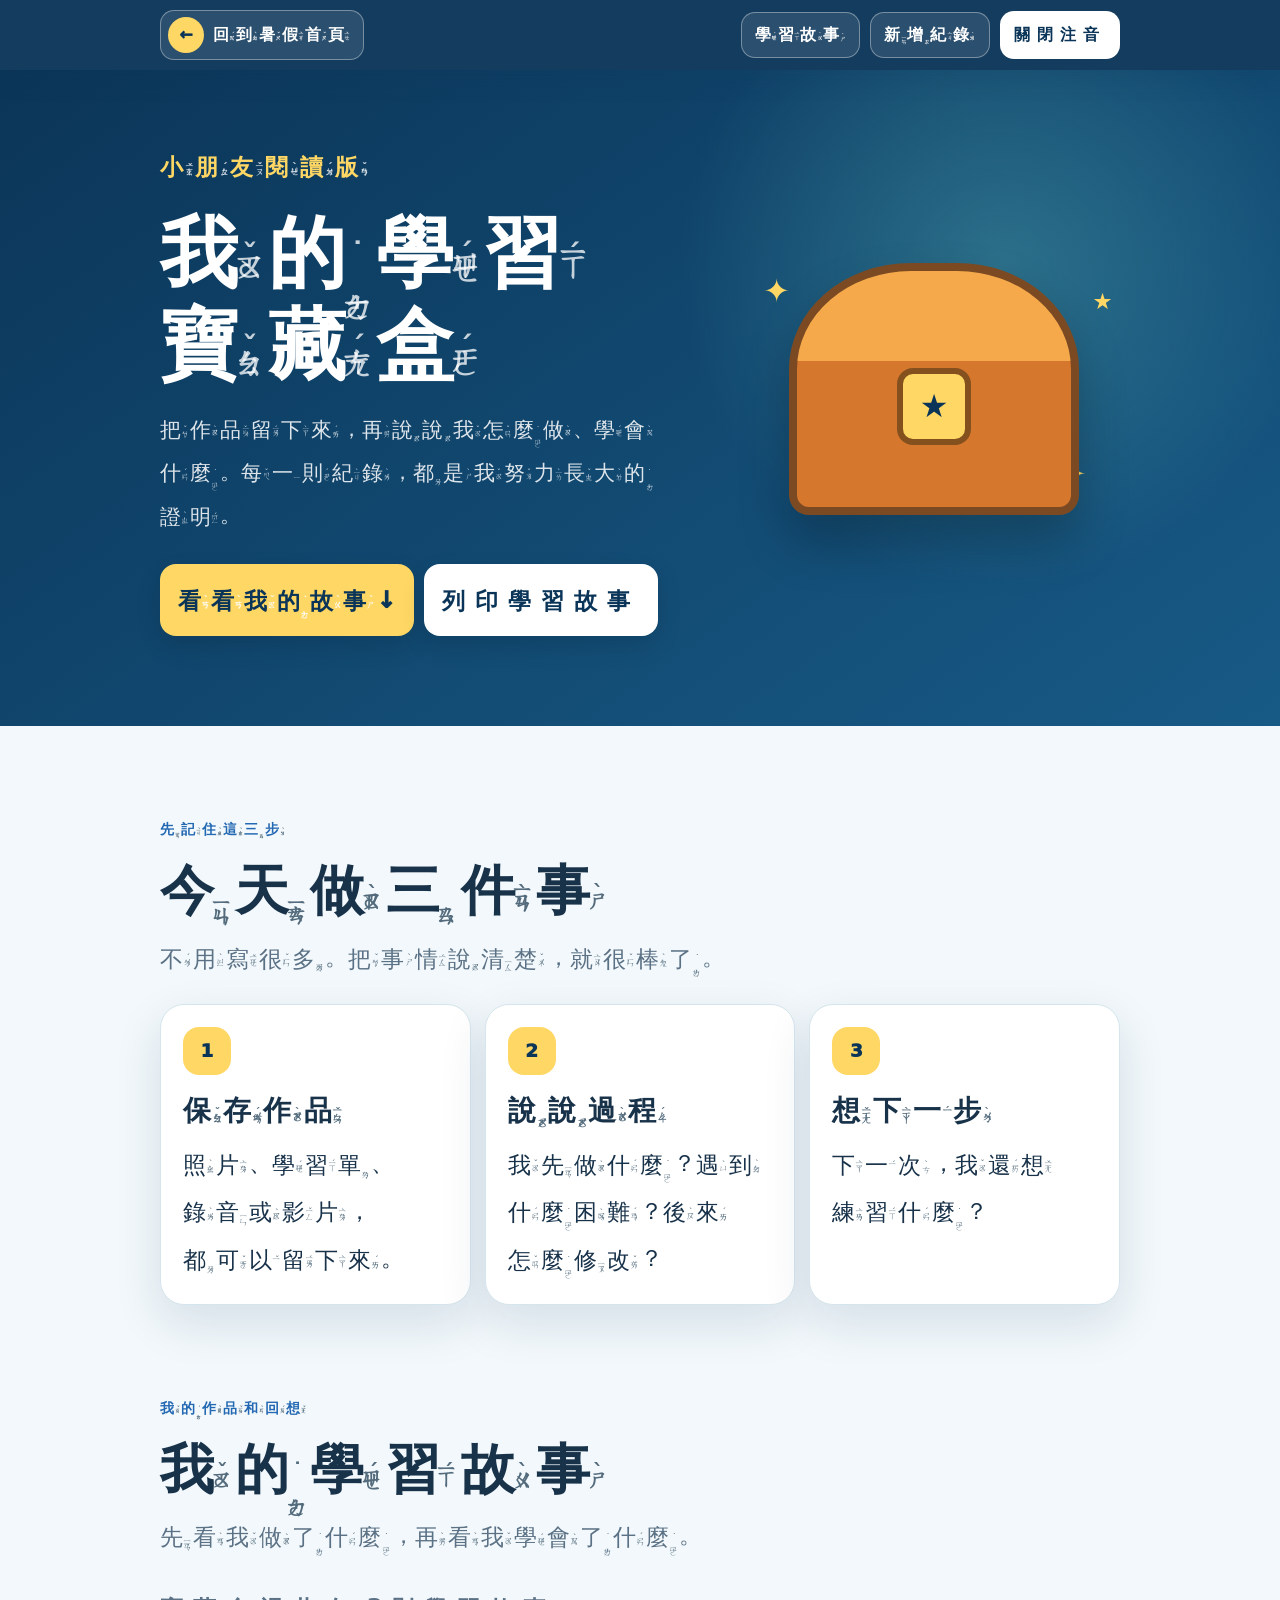
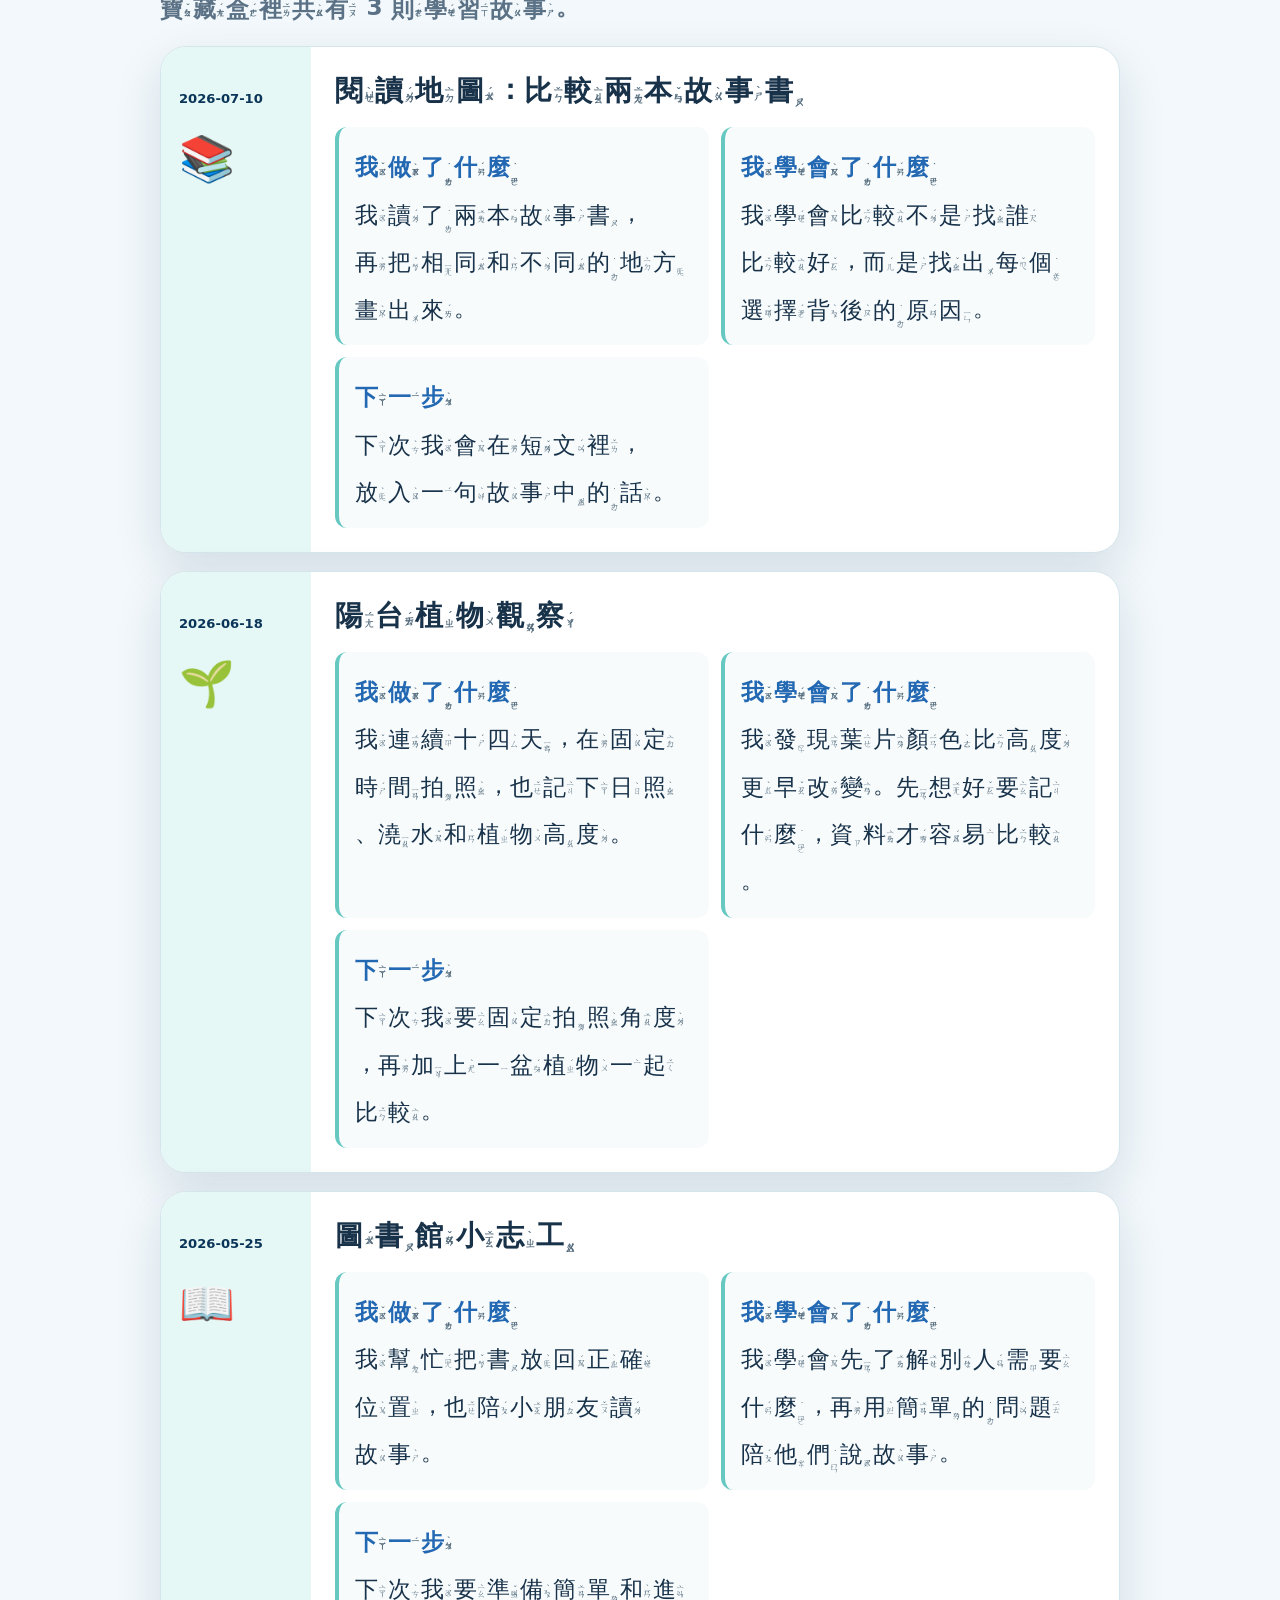
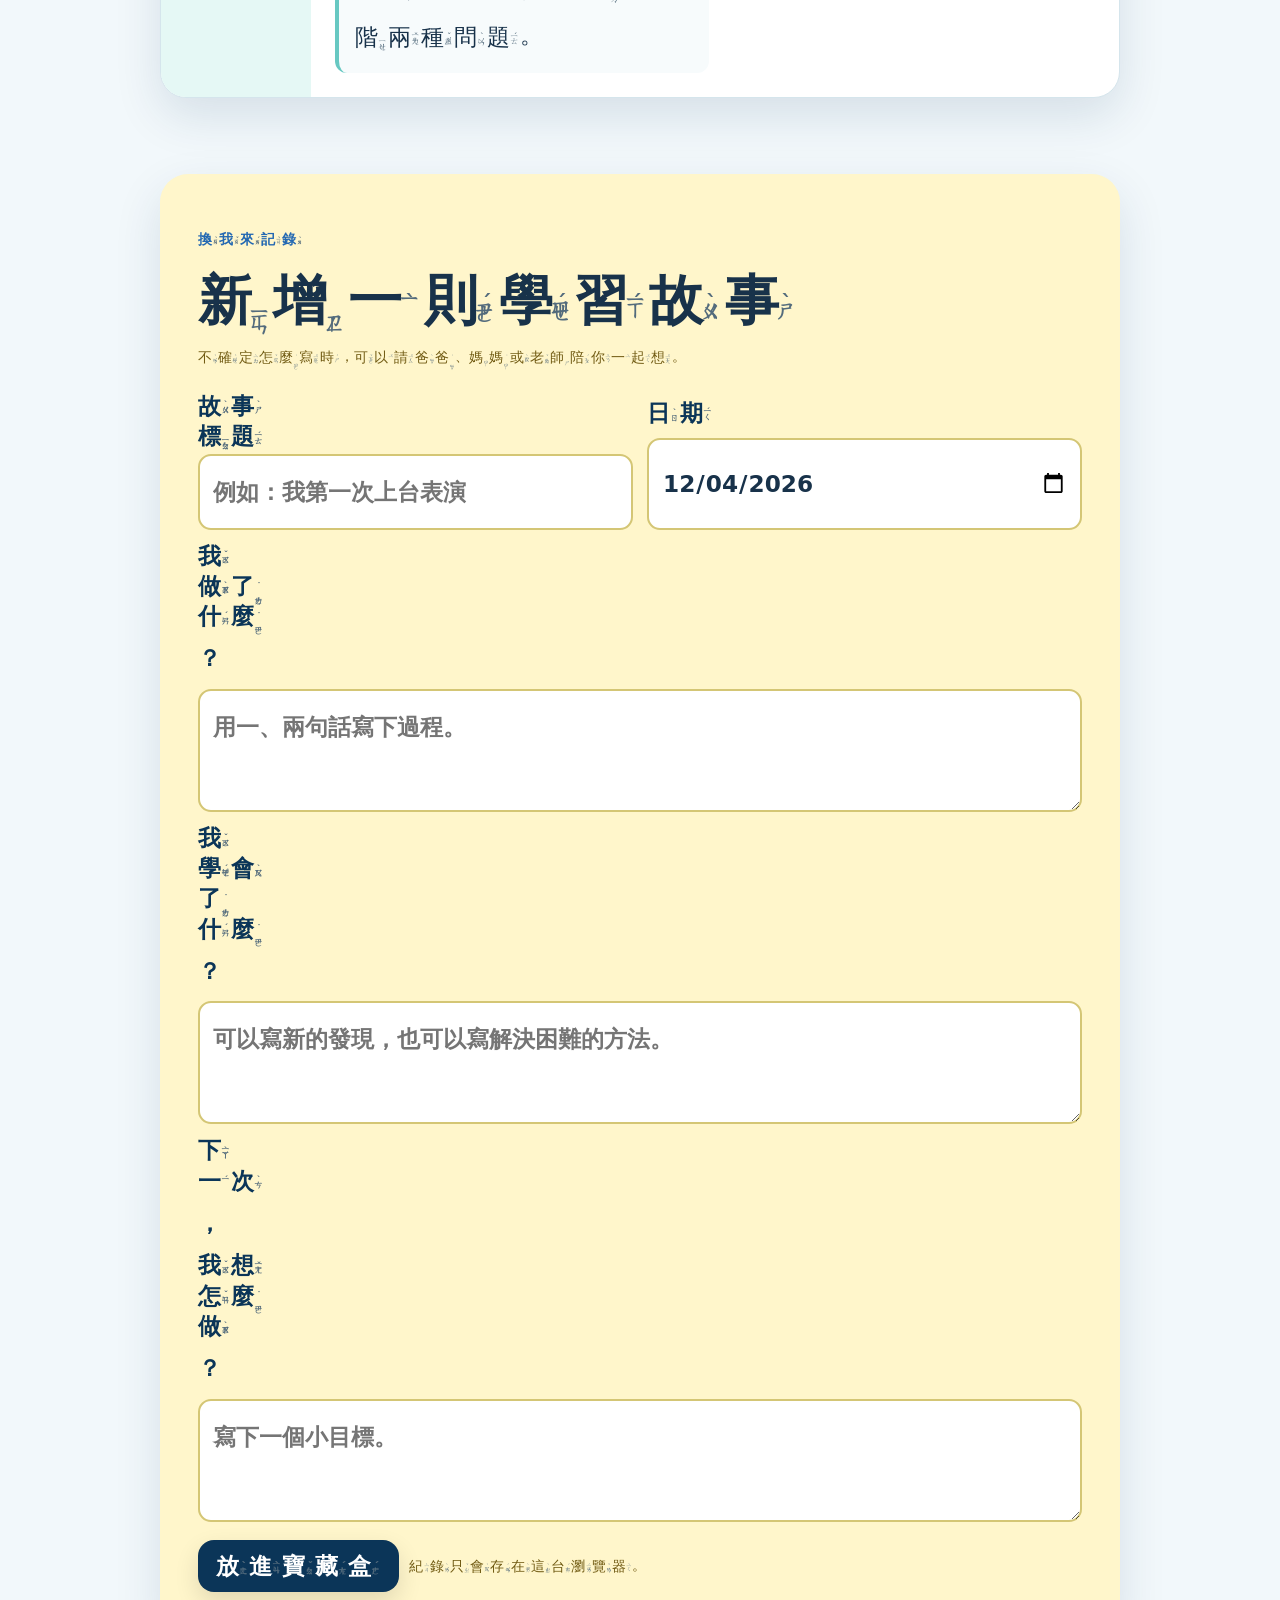
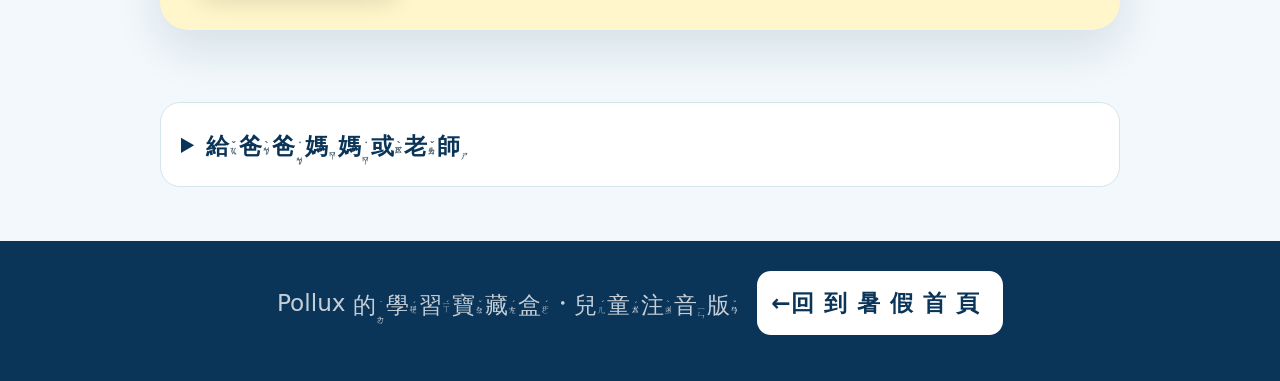
<file: learning-portfolio/index.html>
<!doctype html>
<html lang="zh-Hant-TW">
<head>
  <meta charset="utf-8">
  <meta name="viewport" content="width=device-width, initial-scale=1">
  <meta name="theme-color" content="#0b3558">
  <meta name="description" content="給八歲孩子使用的學習歷程寶藏盒，提供逐字右側注音、注音開關、學習故事與新增紀錄功能。">
  <title>我的學習寶藏盒｜兒童注音版</title>
  <style>
    :root {
      color-scheme: light;
      --navy: #0b3558;
      --blue: #2368b2;
      --ink: #18324a;
      --muted: #5b7185;
      --paper: #f2f8fb;
      --surface: #ffffff;
      --line: #d5e5ec;
      --yellow: #ffd764;
      --yellow-soft: #fff6cb;
      --aqua: #67c8c2;
      --aqua-soft: #e5f8f5;
      --coral: #ff886f;
      --shadow: 0 18px 48px rgba(11, 53, 88, .12);
      --page: min(960px, calc(100% - 28px));
    }

    * { box-sizing: border-box; }
    html { scroll-behavior: smooth; }
    body {
      margin: 0;
      background:
        radial-gradient(circle at 8% 7%, rgba(255,215,100,.34), transparent 19rem),
        var(--paper);
      color: var(--ink);
      font-family: ui-rounded, "SF Pro Rounded", "PingFang TC", "Noto Sans TC", system-ui, sans-serif;
      line-height: 1.8;
    }
    button, input, textarea, a { font: inherit; }
    button { cursor: pointer; }
    a { color: var(--blue); }
    :focus-visible { outline: 4px solid var(--yellow); outline-offset: 4px; }

    .skip-link {
      position: fixed;
      left: 12px;
      top: -90px;
      z-index: 100;
      padding: 10px 15px;
      border-radius: 12px;
      background: #fff;
      color: var(--ink);
      font-weight: 900;
    }
    .skip-link:focus { top: 12px; }

    .site-header {
      position: sticky;
      top: 0;
      z-index: 30;
      background: rgba(11,53,88,.96);
      box-shadow: 0 8px 24px rgba(11,53,88,.15);
    }
    .header-inner {
      width: var(--page);
      min-height: 70px;
      margin: auto;
      display: flex;
      align-items: center;
      gap: 10px;
    }
    .brand {
      display: inline-flex;
      align-items: center;
      gap: 9px;
      margin-right: auto;
      min-height: 46px;
      padding: 6px 12px 6px 7px;
      border: 1px solid rgba(255,255,255,.36);
      border-radius: 14px;
      background: rgba(255,255,255,.1);
      color: #fff;
      font-weight: 950;
      text-decoration: none;
      white-space: nowrap;
    }
    .brand-mark {
      width: 36px;
      aspect-ratio: 1;
      display: grid;
      place-items: center;
      border-radius: 50%;
      background: var(--yellow);
      color: var(--navy);
    }
    .header-link,
    .tool-button {
      min-height: 46px;
      display: inline-flex;
      align-items: center;
      justify-content: center;
      padding: 9px 13px;
      border: 1px solid rgba(255,255,255,.36);
      border-radius: 14px;
      background: rgba(255,255,255,.1);
      color: #fff;
      font-weight: 900;
      text-decoration: none;
    }
    .tool-button { background: #fff; color: var(--navy); }
    #showLabel { display: none; }
    body.zhuyin-off #hideLabel { display: none; }
    body.zhuyin-off #showLabel { display: inline; }

    .hero {
      overflow: hidden;
      background:
        radial-gradient(circle at 78% 30%, rgba(103,200,194,.3), transparent 20rem),
        linear-gradient(145deg, var(--navy), #175a86);
      color: #fff;
    }
    .hero-inner {
      width: var(--page);
      min-height: 470px;
      margin: auto;
      padding: 72px 0 90px;
      display: grid;
      grid-template-columns: 1fr .72fr;
      gap: clamp(30px, 7vw, 72px);
      align-items: center;
    }
    .eyebrow {
      margin: 0 0 12px;
      color: var(--yellow);
      font-weight: 950;
      letter-spacing: .08em;
    }
    h1 {
      margin: 0;
      font-size: clamp(2.8rem, 7vw, 4.9rem);
      line-height: 1.18;
      letter-spacing: -.055em;
    }
    .hero-copy {
      max-width: 36rem;
      margin: 20px 0 0;
      color: rgba(255,255,255,.86);
      font-size: clamp(1.08rem, 2.4vw, 1.32rem);
    }
    .hero-actions { display: flex; flex-wrap: wrap; gap: 10px; margin-top: 28px; }
    .button {
      min-height: 52px;
      display: inline-flex;
      align-items: center;
      justify-content: center;
      padding: 12px 18px;
      border: 0;
      border-radius: 16px;
      background: var(--yellow);
      color: var(--navy);
      font-weight: 950;
      text-decoration: none;
      box-shadow: 0 10px 24px rgba(0,0,0,.12);
    }
    .button.secondary { background: #fff; }
    .treasure {
      position: relative;
      min-height: 290px;
      display: grid;
      place-items: center;
    }
    .chest {
      position: relative;
      width: min(290px, 82vw);
      aspect-ratio: 1.15;
      border: 8px solid #7b4a22;
      border-radius: 42% 42% 20px 20px;
      background: linear-gradient(#f5a94a 0 38%, #d6772e 38%);
      box-shadow: 0 28px 50px rgba(0,0,0,.24);
    }
    .chest::before {
      content: "★";
      position: absolute;
      inset: 41% auto auto 50%;
      width: 62px;
      aspect-ratio: 1;
      display: grid;
      place-items: center;
      transform: translateX(-50%);
      border: 6px solid #84501e;
      border-radius: 16px;
      background: var(--yellow);
      color: var(--navy);
      font-size: 2rem;
    }
    .spark { position: absolute; color: var(--yellow); font-size: 2rem; }
    .spark.one { top: 5%; left: 4%; }
    .spark.two { top: 12%; right: 2%; font-size: 1.4rem; }
    .spark.three { bottom: 9%; right: 9%; }

    main { width: var(--page); margin: auto; }
    .reading { font-size: clamp(1.18rem, 2.8vw, 1.45rem); line-height: 2.05; }
    .section { padding: 76px 0 0; scroll-margin-top: 84px; }
    .section-heading { max-width: 42rem; margin-bottom: 24px; }
    .section-label { color: var(--blue); font-size: .85rem; font-weight: 950; letter-spacing: .08em; }
    h2 { margin: 5px 0 8px; font-size: clamp(2rem, 5vw, 3.4rem); line-height: 1.25; letter-spacing: -.045em; }
    h3 { margin: 0; font-size: clamp(1.35rem, 3vw, 1.75rem); line-height: 1.35; }
    p { margin: 10px 0 0; }
    .muted { color: var(--muted); }

    .steps {
      display: grid;
      grid-template-columns: repeat(3, 1fr);
      gap: 14px;
    }
    .step {
      padding: 22px;
      border: 1px solid var(--line);
      border-radius: 24px;
      background: #fff;
      box-shadow: var(--shadow);
    }
    .step-number {
      width: 48px;
      aspect-ratio: 1;
      display: grid;
      place-items: center;
      margin-bottom: 16px;
      border-radius: 16px;
      background: var(--yellow);
      color: var(--navy);
      font-size: 1.15rem;
      font-weight: 950;
    }

    .story-list { display: grid; gap: 18px; }
    .story-card {
      overflow: hidden;
      display: grid;
      grid-template-columns: 150px 1fr;
      border: 1px solid var(--line);
      border-radius: 26px;
      background: #fff;
      box-shadow: var(--shadow);
    }
    .story-side {
      padding: 24px 18px;
      background: var(--aqua-soft);
      color: var(--navy);
    }
    .story-date { font-size: .82rem; font-weight: 900; }
    .story-icon { display: block; margin-top: 18px; font-size: 2.8rem; line-height: 1; }
    .story-main { padding: 24px; }
    .story-points { display: grid; grid-template-columns: repeat(2, minmax(0,1fr)); gap: 12px; margin-top: 18px; }
    .story-point {
      padding: 14px 16px;
      border-left: 4px solid var(--aqua);
      border-radius: 12px;
      background: #f7fbfc;
    }
    .story-point strong { display: block; color: var(--blue); }
    .count-line { margin-bottom: 16px; color: var(--muted); font-weight: 800; }

    .form-card {
      padding: clamp(22px, 5vw, 38px);
      border-radius: 28px;
      background: var(--yellow-soft);
      box-shadow: var(--shadow);
    }
    .form-grid { display: grid; grid-template-columns: 1fr 1fr; gap: 14px; margin-top: 22px; }
    label { display: grid; gap: 7px; color: var(--navy); font-weight: 900; }
    label.wide { grid-column: 1 / -1; }
    input, textarea {
      width: 100%;
      min-height: 48px;
      padding: 12px 13px;
      border: 2px solid #d4c675;
      border-radius: 13px;
      background: #fff;
      color: var(--ink);
    }
    textarea { min-height: 88px; resize: vertical; }
    .form-help { color: #715b13; font-size: .9rem; }
    .form-actions { display: flex; flex-wrap: wrap; gap: 10px; align-items: center; margin-top: 18px; }
    .save-button { background: var(--navy); color: #fff; }

    .adult-box {
      margin: 72px 0 36px;
      border: 1px solid var(--line);
      border-radius: 20px;
      background: #fff;
    }
    .adult-box summary { padding: 18px 20px; color: var(--navy); font-weight: 950; cursor: pointer; }
    .adult-content { padding: 0 20px 20px; color: var(--muted); font-size: 1rem; }
    .adult-actions { display: flex; flex-wrap: wrap; gap: 10px; margin-top: 15px; }
    .small-button {
      min-height: 44px;
      padding: 9px 13px;
      border: 2px solid var(--blue);
      border-radius: 13px;
      background: #fff;
      color: var(--blue);
      font-weight: 900;
    }

    footer {
      margin-top: 54px;
      padding: 30px 14px 46px;
      background: var(--navy);
      color: rgba(255,255,255,.76);
      text-align: center;
    }
    footer a { color: #fff; font-weight: 900; }
    .footer-home {
      min-height: 46px;
      display: inline-flex;
      align-items: center;
      justify-content: center;
      margin-left: 10px;
      padding: 8px 14px;
      border-radius: 14px;
      background: #fff;
      color: var(--navy) !important;
      text-decoration: none;
    }
    .toast {
      position: fixed;
      left: 50%;
      bottom: 20px;
      z-index: 60;
      transform: translate(-50%, 20px);
      padding: 11px 16px;
      border-radius: 999px;
      background: var(--navy);
      color: #fff;
      font-weight: 900;
      opacity: 0;
      pointer-events: none;
      transition: .2s ease;
    }
    .toast.show { opacity: 1; transform: translate(-50%, 0); }
    .visually-hidden {
      position: absolute;
      width: 1px;
      height: 1px;
      padding: 0;
      margin: -1px;
      overflow: hidden;
      clip: rect(0,0,0,0);
      white-space: nowrap;
      border: 0;
    }

    .zhuyin-word { display: inline-flex; white-space: nowrap; vertical-align: middle; }
    .zhuyin-pair { display: inline-flex; align-items: center; margin-inline-end: .045em; }
    .hanzi { line-height: 1; }
    .bopomofo {
      writing-mode: vertical-rl;
      text-orientation: upright;
      font-size: .39em;
      line-height: 1;
      letter-spacing: .025em;
      margin-inline-start: .075em;
      color: #536b7c;
    }
    .hero .bopomofo,
    .site-header .bopomofo,
    footer .bopomofo { color: rgba(255,255,255,.76); }
    body.zhuyin-off .bopomofo { display: none; }
    body.zhuyin-off .zhuyin-pair { margin-inline-end: 0; }

    @media (max-width: 760px) {
      .header-inner { flex-wrap: wrap; padding: 9px 0; }
      .brand { width: calc(100% - 102px); }
      .header-link { order: 3; flex: 1; }
      .hero-inner { grid-template-columns: 1fr; padding: 56px 0 70px; }
      .treasure { min-height: 230px; }
      .chest { width: min(240px, 76vw); }
      .steps { grid-template-columns: 1fr; }
      .story-card { grid-template-columns: 1fr; }
      .story-side { display: flex; align-items: center; justify-content: space-between; padding: 14px 18px; }
      .story-icon { margin-top: 0; }
      .story-points, .form-grid { grid-template-columns: 1fr; }
      label.wide { grid-column: auto; }
    }
    @media (max-width: 420px) {
      :root { --page: min(100% - 20px, 960px); }
      .header-inner { flex-wrap: nowrap; }
      .brand { width: auto; }
      .brand .bopomofo { display: none; }
      .brand .zhuyin-pair { margin-inline-end: 0; }
      .header-link { display: none; }
      .tool-button { margin-left: auto; }
      h1 { font-size: 2.65rem; }
      .reading { font-size: 1.12rem; }
      .story-main, .step { padding: 19px; }
    }
    @media (prefers-reduced-motion: reduce) {
      html { scroll-behavior: auto; }
      *, *::before, *::after { animation: none !important; transition: none !important; }
    }
    @media print {
      body { background: #fff; }
      .site-header, .hero-actions, .form-card, .adult-box, .toast { display: none !important; }
      .hero { color: var(--ink); background: #fff; }
      .hero-inner { min-height: 0; padding: 24px 0; grid-template-columns: 1fr; }
      .treasure { display: none; }
      .hero-copy { color: var(--muted); }
      .hero .bopomofo { color: #536b7c; }
      .section { padding-top: 30px; break-inside: avoid; }
      .step, .story-card { box-shadow: none; }
      body.zhuyin-off .bopomofo { display: block; }
    }
  </style>
</head>
<body>
  <a class="skip-link" href="#main">跳到主要內容</a>

  <header class="site-header">
    <div class="header-inner">
      <a class="brand" href="../index.html" aria-label="回到 Pollux 暑假故事首頁"><span class="brand-mark" aria-hidden="true">←</span><span class="brand-text">回到暑假首頁</span></a>
      <a class="header-link" href="#stories">學習故事</a>
      <a class="header-link" href="#add-story">新增紀錄</a>
      <button class="tool-button" id="zhuyinToggle" type="button" aria-pressed="true" aria-label="關閉注音"><span id="hideLabel">關閉注音</span><span id="showLabel">顯示注音</span></button>
    </div>
  </header>

  <div id="readingArea" class="reading">
    <section class="hero" aria-labelledby="pageTitle">
      <div class="hero-inner">
        <div>
          <p class="eyebrow">小朋友閱讀版</p>
          <h1 id="pageTitle">我的學習寶藏盒</h1>
          <p class="hero-copy">把作品留下來，再說說我怎麼做、學會什麼。每一則紀錄，都是我努力長大的證明。</p>
          <div class="hero-actions">
            <a class="button" href="#stories">看看我的故事 ↓</a>
            <button class="button secondary" type="button" id="printTop">列印學習故事</button>
          </div>
        </div>
        <div class="treasure" role="img" aria-label="會發光的學習寶藏箱插圖">
          <span class="spark one" aria-hidden="true">✦</span>
          <span class="spark two" aria-hidden="true">★</span>
          <span class="spark three" aria-hidden="true">✦</span>
          <div class="chest" aria-hidden="true"></div>
        </div>
      </div>
    </section>

    <main id="main">
      <section class="section" aria-labelledby="stepsTitle">
        <div class="section-heading">
          <span class="section-label">先記住這三步</span>
          <h2 id="stepsTitle">今天做三件事</h2>
          <p class="muted">不用寫很多。把事情說清楚，就很棒了。</p>
        </div>
        <div class="steps">
          <article class="step">
            <span class="step-number" aria-hidden="true">1</span>
            <h3>保存作品</h3>
            <p>照片、學習單、錄音或影片，都可以留下來。</p>
          </article>
          <article class="step">
            <span class="step-number" aria-hidden="true">2</span>
            <h3>說說過程</h3>
            <p>我先做什麼？遇到什麼困難？後來怎麼修改？</p>
          </article>
          <article class="step">
            <span class="step-number" aria-hidden="true">3</span>
            <h3>想下一步</h3>
            <p>下一次，我還想練習什麼？</p>
          </article>
        </div>
      </section>

      <section class="section" id="stories" aria-labelledby="storiesTitle">
        <div class="section-heading">
          <span class="section-label">我的作品和回想</span>
          <h2 id="storiesTitle">我的學習故事</h2>
          <p class="muted">先看我做了什麼，再看我學會了什麼。</p>
        </div>
        <p class="count-line" id="storyCount" aria-live="polite"></p>
        <div class="story-list" id="storyList"></div>
      </section>

      <section class="section" id="add-story" aria-labelledby="formTitle">
        <div class="form-card">
          <span class="section-label">換我來記錄</span>
          <h2 id="formTitle">新增一則學習故事</h2>
          <p class="form-help">不確定怎麼寫時，可以請爸爸、媽媽或老師陪你一起想。</p>
          <form id="storyForm">
            <div class="form-grid">
              <label>故事標題
                <input name="title" required maxlength="40" placeholder="例如：我第一次上台表演">
              </label>
              <label>日期
                <input name="date" type="date" required>
              </label>
              <label class="wide">我做了什麼？
                <textarea name="did" required maxlength="220" placeholder="用一、兩句話寫下過程。"></textarea>
              </label>
              <label class="wide">我學會了什麼？
                <textarea name="learned" required maxlength="220" placeholder="可以寫新的發現，也可以寫解決困難的方法。"></textarea>
              </label>
              <label class="wide">下一次，我想怎麼做？
                <textarea name="next" maxlength="180" placeholder="寫下一個小目標。"></textarea>
              </label>
            </div>
            <div class="form-actions">
              <button class="button save-button" type="submit">放進寶藏盒</button>
              <span class="form-help">紀錄只會存在這台瀏覽器。</span>
            </div>
          </form>
        </div>
      </section>

      <details class="adult-box">
        <summary>給爸爸媽媽或老師</summary>
        <div class="adult-content">
          <p>這一頁保留孩子的原始作品、過程、反思和下一步。孩子新增的文字會先存在目前的瀏覽器；請定期下載備份。</p>
          <p><strong>注音審閱狀態：</strong>ZHUYIN_REVIEW_PENDING。頁面讀音以教育部《國語辭典簡編本》為核對入口，但仍需要熟悉臺灣注音的成人逐句複核，尤其是多音字與輕聲。</p>
          <p>孩子新輸入的文字不會自動猜讀音；未收錄的字會保留原文，不顯示注音。</p>
          <p><a href="https://dict.concised.moe.edu.tw/" target="_blank" rel="noopener noreferrer">教育部《國語辭典簡編本》</a></p>
          <div class="adult-actions">
            <button class="small-button" id="exportBtn" type="button">下載資料備份</button>
            <button class="small-button" id="printBtn" type="button">列印或存成 PDF</button>
          </div>
        </div>
      </details>
    </main>

    <footer>Pollux 的學習寶藏盒・兒童注音版 <a class="footer-home" href="../index.html">← 回到暑假首頁</a></footer>
  </div>

  <div class="toast" id="toast" role="status" aria-live="polite"></div>
  <span class="visually-hidden" id="toggleStatus" aria-live="polite"></span>

  <script>
    (() => {
      "use strict";

      const storageKey = "learningPortfolioEntries";
      const baseEntries = [
        {
          id: "reading-map",
          date: "2026-07-10",
          icon: "📚",
          title: "閱讀地圖：比較兩本故事書",
          did: "我讀了兩本故事書，再把相同和不同的地方畫出來。",
          learned: "我學會比較不是找誰比較好，而是找出每個選擇背後的原因。",
          next: "下次我會在短文裡，放入一句故事中的話。"
        },
        {
          id: "plant-log",
          date: "2026-06-18",
          icon: "🌱",
          title: "陽台植物觀察",
          did: "我連續十四天，在固定時間拍照，也記下日照、澆水和植物高度。",
          learned: "我發現葉片顏色比高度更早改變。先想好要記什麼，資料才容易比較。",
          next: "下次我要固定拍照角度，再加上一盆植物一起比較。"
        },
        {
          id: "library-helper",
          date: "2026-05-25",
          icon: "📖",
          title: "圖書館小志工",
          did: "我幫忙把書放回正確位置，也陪小朋友讀故事。",
          learned: "我學會先了解別人需要什麼，再用簡單的問題陪他們說故事。",
          next: "下次我要準備簡單和進階兩種問題。"
        }
      ];

      const readings = {
        "一":"ㄧ", "丁":"ㄉㄧㄥ", "七":"ㄑㄧ", "三":"ㄙㄢ", "上":"ㄕㄤˋ", "下":"ㄒㄧㄚˋ", "不":"ㄅㄨˋ", "中":"ㄓㄨㄥ", "主":"ㄓㄨˇ", "也":"ㄧㄝˇ", "事":"ㄕˋ", "了":"˙ㄌㄜ", "二":"ㄦˋ", "什":"ㄕㄣˊ", "今":"ㄐㄧㄣ", "他":"ㄊㄚ", "以":"ㄧˇ", "件":"ㄐㄧㄢˋ", "休":"ㄒㄧㄡ", "但":"ㄉㄢˋ", "位":"ㄨㄟˋ", "作":"ㄗㄨㄛˋ", "你":"ㄋㄧˇ", "使":"ㄕˇ", "來":"ㄌㄞˊ", "保":"ㄅㄠˇ", "個":"˙ㄍㄜ", "們":"˙ㄇㄣ", "先":"ㄒㄧㄢ", "入":"ㄖㄨˋ", "兩":"ㄌㄧㄤˇ", "再":"ㄗㄞˋ", "出":"ㄔㄨ", "到":"ㄉㄠˋ", "則":"ㄗㄜˊ", "前":"ㄑㄧㄢˊ", "加":"ㄐㄧㄚ", "努":"ㄋㄨˇ", "十":"ㄕˊ", "印":"ㄧㄣˋ", "原":"ㄩㄢˊ", "去":"ㄑㄩˋ", "又":"ㄧㄡˋ", "反":"ㄈㄢˇ", "口":"ㄎㄡˇ", "只":"ㄓˇ", "可":"ㄎㄜˇ", "台":"ㄊㄞˊ", "同":"ㄊㄨㄥˊ", "向":"ㄒㄧㄤˋ", "告":"ㄍㄠˋ", "和":"ㄏㄢˋ", "哪":"ㄋㄚˇ", "問":"ㄨㄣˋ", "回":"ㄏㄨㄟˊ", "困":"ㄎㄨㄣˋ", "在":"ㄗㄞˋ", "地":"ㄉㄧˋ", "型":"ㄒㄧㄥˊ", "填":"ㄊㄧㄢˊ", "大":"ㄉㄚˋ", "天":"ㄊㄧㄢ", "好":"ㄏㄠˇ", "如":"ㄖㄨˊ", "媽":"ㄇㄚ", "字":"ㄗˋ", "存":"ㄘㄨㄣˊ", "孩":"ㄏㄞˊ", "它":"ㄊㄚ", "安":"ㄢ", "完":"ㄨㄢˊ", "定":"ㄉㄧㄥˋ", "寶":"ㄅㄠˇ", "容":"ㄖㄨㄥˊ", "對":"ㄉㄨㄟˋ", "小":"ㄒㄧㄠˇ", "就":"ㄐㄧㄡˋ", "工":"ㄍㄨㄥ", "已":"ㄧˇ", "幫":"ㄅㄤ", "年":"ㄋㄧㄢˊ", "度":"ㄉㄨˋ", "後":"ㄏㄡˋ", "從":"ㄘㄨㄥˊ", "想":"ㄒㄧㄤˇ", "成":"ㄔㄥˊ", "我":"ㄨㄛˇ", "或":"ㄏㄨㄛˋ", "才":"ㄘㄞˊ", "把":"ㄅㄚˇ", "找":"ㄓㄠˇ", "拍":"ㄆㄞ", "放":"ㄈㄤˋ", "改":"ㄍㄞˇ", "故":"ㄍㄨˋ", "教":"ㄐㄧㄠˋ", "數":"ㄕㄨˋ", "文":"ㄨㄣˊ", "新":"ㄒㄧㄣ", "方":"ㄈㄤ", "明":"ㄇㄧㄥˊ", "易":"ㄧˋ", "是":"ㄕˋ", "時":"ㄕˊ", "書":"ㄕㄨ", "會":"ㄏㄨㄟˋ", "更":"ㄍㄥˋ", "有":"ㄧㄡˇ", "朋":"ㄆㄥˊ", "服":"ㄈㄨˊ", "本":"ㄅㄣˇ", "材":"ㄘㄞˊ", "格":"ㄍㄜˊ", "標":"ㄅㄧㄠ", "樣":"ㄧㄤˋ", "次":"ㄘˋ", "正":"ㄓㄥˋ", "每":"ㄇㄟˇ", "比":"ㄅㄧˇ", "水":"ㄕㄨㄟˇ", "法":"ㄈㄚˇ", "澆":"ㄐㄧㄠ", "照":"ㄓㄠˋ", "爸":"ㄅㄚˋ", "片":"ㄆㄧㄢˋ", "版":"ㄅㄢˇ", "物":"ㄨˋ", "現":"ㄒㄧㄢˋ", "用":"ㄩㄥˋ", "的":"˙ㄉㄜ", "盒":"ㄏㄜˊ", "相":"ㄒㄧㄤ", "看":"ㄎㄢˋ", "真":"ㄓㄣ", "知":"ㄓ", "短":"ㄉㄨㄢˇ", "確":"ㄑㄩㄝˋ", "種":"ㄓㄨㄥˇ", "第":"ㄉㄧˋ", "簡":"ㄐㄧㄢˇ", "精":"ㄐㄧㄥ", "紀":"ㄐㄧˋ", "結":"ㄐㄧㄝˊ", "續":"ㄒㄩˋ", "習":"ㄒㄧˊ", "者":"ㄓㄜˇ", "而":"ㄦˊ", "能":"ㄋㄥˊ", "自":"ㄗˋ", "臺":"ㄊㄞˊ", "與":"ㄩˇ", "舊":"ㄐㄧㄡˋ", "色":"ㄙㄜˋ", "著":"˙ㄓㄜ", "處":"ㄔㄨˇ", "號":"ㄏㄠˋ", "行":"ㄒㄧㄥˊ", "要":"ㄧㄠˋ", "見":"ㄐㄧㄢˋ", "解":"ㄐㄧㄝˇ", "記":"ㄐㄧˋ", "話":"ㄏㄨㄚˋ", "說":"ㄕㄨㄛ", "請":"ㄑㄧㄥˇ", "讀":"ㄉㄨˊ", "調":"ㄊㄧㄠˊ", "資":"ㄗ", "較":"ㄐㄧㄠˋ", "輕":"ㄑㄧㄥ", "輸":"ㄕㄨ", "進":"ㄐㄧㄣˋ", "連":"ㄌㄧㄢˊ", "過":"ㄍㄨㄛˋ", "還":"ㄏㄞˊ", "都":"ㄉㄡ", "錄":"ㄌㄨˋ", "長":"ㄓㄤˇ", "開":"ㄎㄞ", "關":"ㄍㄨㄢ", "閱":"ㄩㄝˋ", "陽":"ㄧㄤˊ", "階":"ㄐㄧㄝ", "難":"ㄋㄢˊ", "音":"ㄧㄣ", "顯":"ㄒㄧㄢˇ", "題":"ㄊㄧˊ", "首":"ㄕㄡˇ", "高":"ㄍㄠ", "點":"ㄉㄧㄢˇ", "麼":"˙ㄇㄜ", "得":"˙ㄉㄜ", "影":"ㄧㄥˇ", "力":"ㄌㄧˋ", "留":"ㄌㄧㄡˊ", "學":"ㄒㄩㄝˊ", "歷":"ㄌㄧˋ", "程":"ㄔㄥˊ", "藏":"ㄘㄤˊ", "箱":"ㄒㄧㄤ", "觀":"ㄍㄨㄢ", "察":"ㄔㄚˊ", "葉":"ㄧㄝˋ", "早":"ㄗㄠˇ", "變":"ㄅㄧㄢˋ", "盆":"ㄆㄣˊ", "植":"ㄓˊ", "志":"ㄓˋ", "圖":"ㄊㄨˊ", "館":"ㄍㄨㄢˇ", "置":"ㄓˋ", "需":"ㄒㄩ", "陪":"ㄆㄟˊ", "證":"ㄓㄥˋ", "據":"ㄐㄩˋ", "核":"ㄏㄜˊ", "複":"ㄈㄨˋ", "尤":"ㄧㄡˊ", "其":"ㄑㄧˊ", "多":"ㄉㄨㄛ", "聲":"ㄕㄥ", "狀":"ㄓㄨㄤˋ", "態":"ㄊㄞˋ", "待":"ㄉㄞˋ", "家":"ㄐㄧㄚ", "師":"ㄕ", "辭":"ㄘˊ", "典":"ㄉㄧㄢˇ", "編":"ㄅㄧㄢ", "依":"ㄧ", "熟":"ㄕㄨˊ", "悉":"ㄒㄧ", "逐":"ㄓㄨˊ", "句":"ㄐㄩˋ", "目":"ㄇㄨˋ", "由":"ㄧㄡˊ", "瀏":"ㄌㄧㄡˊ", "覽":"ㄌㄢˇ", "器":"ㄑㄧˋ", "份":"ㄈㄣˋ", "載":"ㄗㄞˋ", "備":"ㄅㄟˋ", "列":"ㄌㄧㄝˋ",
        "人":"ㄖㄣˊ", "仍":"ㄖㄥˊ", "住":"ㄓㄨˋ", "例":"ㄌㄧˋ", "供":"ㄍㄨㄥ", "修":"ㄒㄧㄡ", "假":"ㄐㄧㄚˋ", "做":"ㄗㄨㄛˋ", "側":"ㄘㄜˋ", "光":"ㄍㄨㄤ", "兒":"ㄦˊ", "內":"ㄋㄟˋ", "八":"ㄅㄚ", "共":"ㄍㄨㄥˋ", "別":"ㄅㄧㄝˊ", "功":"ㄍㄨㄥ", "友":"ㄧㄡˇ", "右":"ㄧㄡˋ", "品":"ㄆㄧㄣˇ", "單":"ㄉㄢ", "四":"ㄙˋ", "因":"ㄧㄣ", "固":"ㄍㄨˋ", "國":"ㄍㄨㄛˊ", "增":"ㄗㄥ", "始":"ㄕˇ", "子":"ㄗˇ", "審":"ㄕㄣˇ", "寫":"ㄒㄧㄝˇ", "很":"ㄏㄣˇ", "忙":"ㄇㄤˊ", "怎":"ㄗㄣˇ", "思":"ㄙ", "情":"ㄑㄧㄥˊ", "慢":"ㄇㄢˋ", "提":"ㄊㄧˊ", "插":"ㄔㄚ", "換":"ㄏㄨㄢˋ", "擇":"ㄗㄜˊ", "料":"ㄌㄧㄠˋ", "日":"ㄖˋ", "暑":"ㄕㄨˇ", "期":"ㄑㄧˊ", "棒":"ㄅㄤˋ", "楚":"ㄔㄨˇ", "樂":"ㄌㄜˋ", "步":"ㄅㄨˋ", "歲":"ㄙㄨㄟˋ", "決":"ㄐㄩㄝˊ", "注":"ㄓㄨˋ", "清":"ㄑㄧㄥ", "準":"ㄓㄨㄣˇ", "演":"ㄧㄢˇ", "灣":"ㄨㄢ", "為":"ㄨㄟˊ", "畫":"ㄏㄨㄚˋ", "發":"ㄈㄚ", "示":"ㄕˋ", "童":"ㄊㄨㄥˊ", "給":"ㄍㄟˇ", "經":"ㄐㄧㄥ", "練":"ㄌㄧㄢˋ", "老":"ㄌㄠˇ", "育":"ㄩˋ", "背":"ㄅㄟˋ", "表":"ㄅㄧㄠˇ", "補":"ㄅㄨˇ", "裡":"ㄌㄧˇ", "角":"ㄐㄧㄠˇ", "語":"ㄩˇ", "誰":"ㄕㄟˊ", "起":"ㄑㄧˇ", "跳":"ㄊㄧㄠˋ", "這":"ㄓㄜˋ", "遇":"ㄩˋ", "選":"ㄒㄩㄢˇ", "部":"ㄅㄨˋ", "重":"ㄓㄨㄥˋ", "銀":"ㄧㄣˊ", "閉":"ㄅㄧˋ", "間":"ㄐㄧㄢ", "面":"ㄇㄧㄢˋ", "頁":"ㄧㄝˋ", "顏":"ㄧㄢˊ", "測":"ㄘㄜˋ", "試":"ㄕˋ", "按":"ㄢˋ", "鈕":"ㄋㄧㄡˇ", "檢":"ㄐㄧㄢˇ", "查":"ㄔㄚˊ", "動":"ㄉㄨㄥˋ", "猜":"ㄘㄞ", "未":"ㄨㄟˋ", "收":"ㄕㄡ", "歌":"ㄍㄜ", "曲":"ㄑㄩˇ", "播":"ㄅㄛ", "線":"ㄒㄧㄢˋ", "網":"ㄨㄤˇ", "路":"ㄌㄨˋ", "站":"ㄓㄢˋ", "打":"ㄉㄚˇ", "暴":"ㄅㄠˋ", "龍":"ㄌㄨㄥˊ", "冒":"ㄇㄠˋ", "險":"ㄒㄧㄢˇ", "領":"ㄌㄧㄥˇ", "土":"ㄊㄨˇ", "邊":"ㄅㄧㄢ", "疆":"ㄐㄧㄤ", "微":"ㄨㄟ", "軍":"ㄐㄩㄣ", "偉":"ㄨㄟˇ", "立":"ㄌㄧˋ"
      };

      const isHan = char => /[\u3400-\u9fff\uf900-\ufaff]/u.test(char);
      const fourthTone = reading => /ˋ$/.test(reading || "");

      function readingFor(char, text, index) {
        const before = text[index - 1] || "";
        const after = text[index + 1] || "";
        if (char === "一") {
          const nextReading = readings[after];
          if (!nextReading || !isHan(after)) return "ㄧ";
          return fourthTone(nextReading) ? "ㄧˊ" : "ㄧˋ";
        }
        if (char === "不") return fourthTone(readings[after]) ? "ㄅㄨˊ" : "ㄅㄨˋ";
        if (char === "長") return text.includes("長期") ? "ㄔㄤˊ" : "ㄓㄤˇ";
        if (char === "行") return text.includes("銀行") ? "ㄏㄤˊ" : "ㄒㄧㄥˊ";
        if (char === "重") return text.includes("重新") ? "ㄔㄨㄥˊ" : "ㄓㄨㄥˋ";
        if (char === "教") return text.includes("教你") ? "ㄐㄧㄠ" : "ㄐㄧㄠˋ";
        if (char === "為") return text.includes("因為") ? "ㄨㄟˋ" : "ㄨㄟˊ";
        if (char === "樂") return text.includes("音樂") ? "ㄩㄝˋ" : "ㄌㄜˋ";
        if (char === "了" && after === "解") return "ㄌㄧㄠˇ";
        if (char === "地" && before && after && text.includes("慢慢地")) return "˙ㄉㄜ";
        if (char === "爸" && before === "爸") return "˙ㄅㄚ";
        if (char === "媽" && before === "媽") return "˙ㄇㄚ";
        return readings[char] || "";
      }

      function createAnnotatedRun(text) {
        const word = document.createElement("span");
        word.className = "zhuyin-word";
        word.setAttribute("aria-label", text);
        Array.from(text).forEach((char, index) => {
          if (!isHan(char)) {
            const plain = document.createElement("span");
            plain.setAttribute("aria-hidden", "true");
            plain.textContent = char;
            word.appendChild(plain);
            return;
          }
          const reading = readingFor(char, text, index);
          if (!reading) {
            const plain = document.createElement("span");
            plain.className = "hanzi";
            plain.setAttribute("aria-hidden", "true");
            plain.textContent = char;
            word.appendChild(plain);
            return;
          }
          const pair = document.createElement("span");
          pair.className = "zhuyin-pair";
          pair.setAttribute("aria-hidden", "true");
          const hanzi = document.createElement("span");
          hanzi.className = "hanzi";
          hanzi.textContent = char;
          const bopomofo = document.createElement("span");
          bopomofo.className = "bopomofo";
          bopomofo.textContent = reading;
          pair.append(hanzi, bopomofo);
          word.appendChild(pair);
        });
        return word;
      }

      const wordSegmenter = typeof Intl.Segmenter === "function" ? new Intl.Segmenter("zh-TW", { granularity: "word" }) : null;

      function splitHanRun(text) {
        const words = wordSegmenter ? Array.from(wordSegmenter.segment(text), item => item.segment) : [text];
        return words.flatMap(word => Array.from(word).length > 4 ? (word.match(/.{1,2}/gu) || [word]) : [word]);
      }

      function annotateTextNode(node) {
        const text = node.nodeValue;
        if (!text || !/[\u3400-\u9fff\uf900-\ufaff]/u.test(text)) return;
        const fragment = document.createDocumentFragment();
        const parts = text.split(/([\u3400-\u9fff\uf900-\ufaff]+)/u);
        parts.forEach(part => {
          if (!part) return;
          if (/[\u3400-\u9fff\uf900-\ufaff]/u.test(part)) splitHanRun(part).forEach(word => fragment.appendChild(createAnnotatedRun(word)));
          else fragment.appendChild(document.createTextNode(part));
        });
        node.replaceWith(fragment);
      }

      function annotateWithin(root) {
        const walker = document.createTreeWalker(root, NodeFilter.SHOW_TEXT, {
          acceptNode(node) {
            const parent = node.parentElement;
            if (!parent || parent.closest("script, style, input, textarea, option, .no-zhuyin, .bopomofo, .zhuyin-word, .visually-hidden")) return NodeFilter.FILTER_REJECT;
            return /[\u3400-\u9fff\uf900-\ufaff]/u.test(node.nodeValue || "") ? NodeFilter.FILTER_ACCEPT : NodeFilter.FILTER_REJECT;
          }
        });
        const nodes = [];
        while (walker.nextNode()) nodes.push(walker.currentNode);
        nodes.forEach(annotateTextNode);
      }

      function cleanStoredEntry(entry) {
        return {
          id: entry.id || `saved-${Date.now()}-${Math.random()}`,
          date: entry.date || "",
          icon: entry.icon || "⭐",
          title: entry.title || "我的學習故事",
          did: entry.did || entry.process || entry.context || "我留下了一件作品。",
          learned: entry.learned || entry.reflection || "我正在想這次學會了什麼。",
          next: entry.next || entry.nextStep || "下次再補上我的小目標。"
        };
      }

      function loadSavedEntries() {
        try {
          const value = JSON.parse(localStorage.getItem(storageKey) || "[]");
          return Array.isArray(value) ? value.map(cleanStoredEntry) : [];
        } catch {
          return [];
        }
      }

      let savedEntries = loadSavedEntries();
      const storyList = document.querySelector("#storyList");
      const storyCount = document.querySelector("#storyCount");
      const toast = document.querySelector("#toast");
      let toastTimer;

      function addTextElement(tag, className, text) {
        const element = document.createElement(tag);
        if (className) element.className = className;
        element.textContent = text;
        return element;
      }

      function renderStories() {
        const entries = [...savedEntries].reverse().concat(baseEntries);
        storyList.replaceChildren();
        entries.forEach(entry => {
          const article = document.createElement("article");
          article.className = "story-card";

          const side = document.createElement("div");
          side.className = "story-side";
          side.append(addTextElement("span", "story-date no-zhuyin", entry.date), addTextElement("span", "story-icon", entry.icon));

          const main = document.createElement("div");
          main.className = "story-main";
          main.appendChild(addTextElement("h3", "", entry.title));

          const points = document.createElement("div");
          points.className = "story-points";
          [["我做了什麼", entry.did], ["我學會了什麼", entry.learned], ["下一步", entry.next]].forEach(([label, value]) => {
            const point = document.createElement("div");
            point.className = "story-point";
            point.append(addTextElement("strong", "", label), addTextElement("span", "", value));
            points.appendChild(point);
          });
          main.appendChild(points);
          article.append(side, main);
          storyList.appendChild(article);
          annotateWithin(article);
        });
        storyCount.textContent = `寶藏盒裡共有 ${entries.length} 則學習故事。`;
        annotateWithin(storyCount);
      }

      function showToast(message) {
        toast.textContent = message;
        toast.classList.add("show");
        clearTimeout(toastTimer);
        toastTimer = setTimeout(() => toast.classList.remove("show"), 2200);
      }

      const form = document.querySelector("#storyForm");
      form.date.value = new Date().toISOString().slice(0, 10);
      form.addEventListener("submit", event => {
        event.preventDefault();
        const values = new FormData(form);
        savedEntries.push({
          id: `local-${Date.now()}`,
          date: String(values.get("date") || ""),
          icon: "⭐",
          title: String(values.get("title") || "").trim(),
          did: String(values.get("did") || "").trim(),
          learned: String(values.get("learned") || "").trim(),
          next: String(values.get("next") || "").trim() || "下次再想一個小目標。"
        });
        localStorage.setItem(storageKey, JSON.stringify(savedEntries, null, 2));
        form.reset();
        form.date.value = new Date().toISOString().slice(0, 10);
        renderStories();
        showToast("已經放進學習寶藏盒！");
        document.querySelector("#stories").scrollIntoView();
      });

      const zhuyinToggle = document.querySelector("#zhuyinToggle");
      const toggleStatus = document.querySelector("#toggleStatus");
      zhuyinToggle.addEventListener("click", () => {
        const off = document.body.classList.toggle("zhuyin-off");
        zhuyinToggle.setAttribute("aria-pressed", String(!off));
        zhuyinToggle.setAttribute("aria-label", off ? "顯示注音" : "關閉注音");
        toggleStatus.textContent = off ? "注音已關閉" : "注音已顯示";
      });

      document.querySelectorAll("#printTop, #printBtn").forEach(button => button.addEventListener("click", () => window.print()));
      document.querySelector("#exportBtn").addEventListener("click", () => {
        const payload = { exportedAt: new Date().toISOString(), entries: [...baseEntries, ...savedEntries] };
        const blob = new Blob([JSON.stringify(payload, null, 2)], { type: "application/json" });
        const url = URL.createObjectURL(blob);
        const link = document.createElement("a");
        link.href = url;
        link.download = `pollux-learning-stories-${new Date().toISOString().slice(0, 10)}.json`;
        link.click();
        URL.revokeObjectURL(url);
      });

      document.querySelector("#readingArea").addEventListener("copy", event => {
        const selection = window.getSelection();
        if (!selection || selection.rangeCount === 0) return;
        const holder = document.createElement("div");
        for (let index = 0; index < selection.rangeCount; index += 1) holder.appendChild(selection.getRangeAt(index).cloneContents());
        holder.querySelectorAll(".bopomofo").forEach(node => node.remove());
        event.clipboardData.setData("text/plain", holder.textContent || "");
        event.preventDefault();
      });

      annotateWithin(document.querySelector("#readingArea"));
      annotateWithin(document.querySelector(".site-header"));
      renderStories();
    })();
  </script>
</body>
</html>
</file>
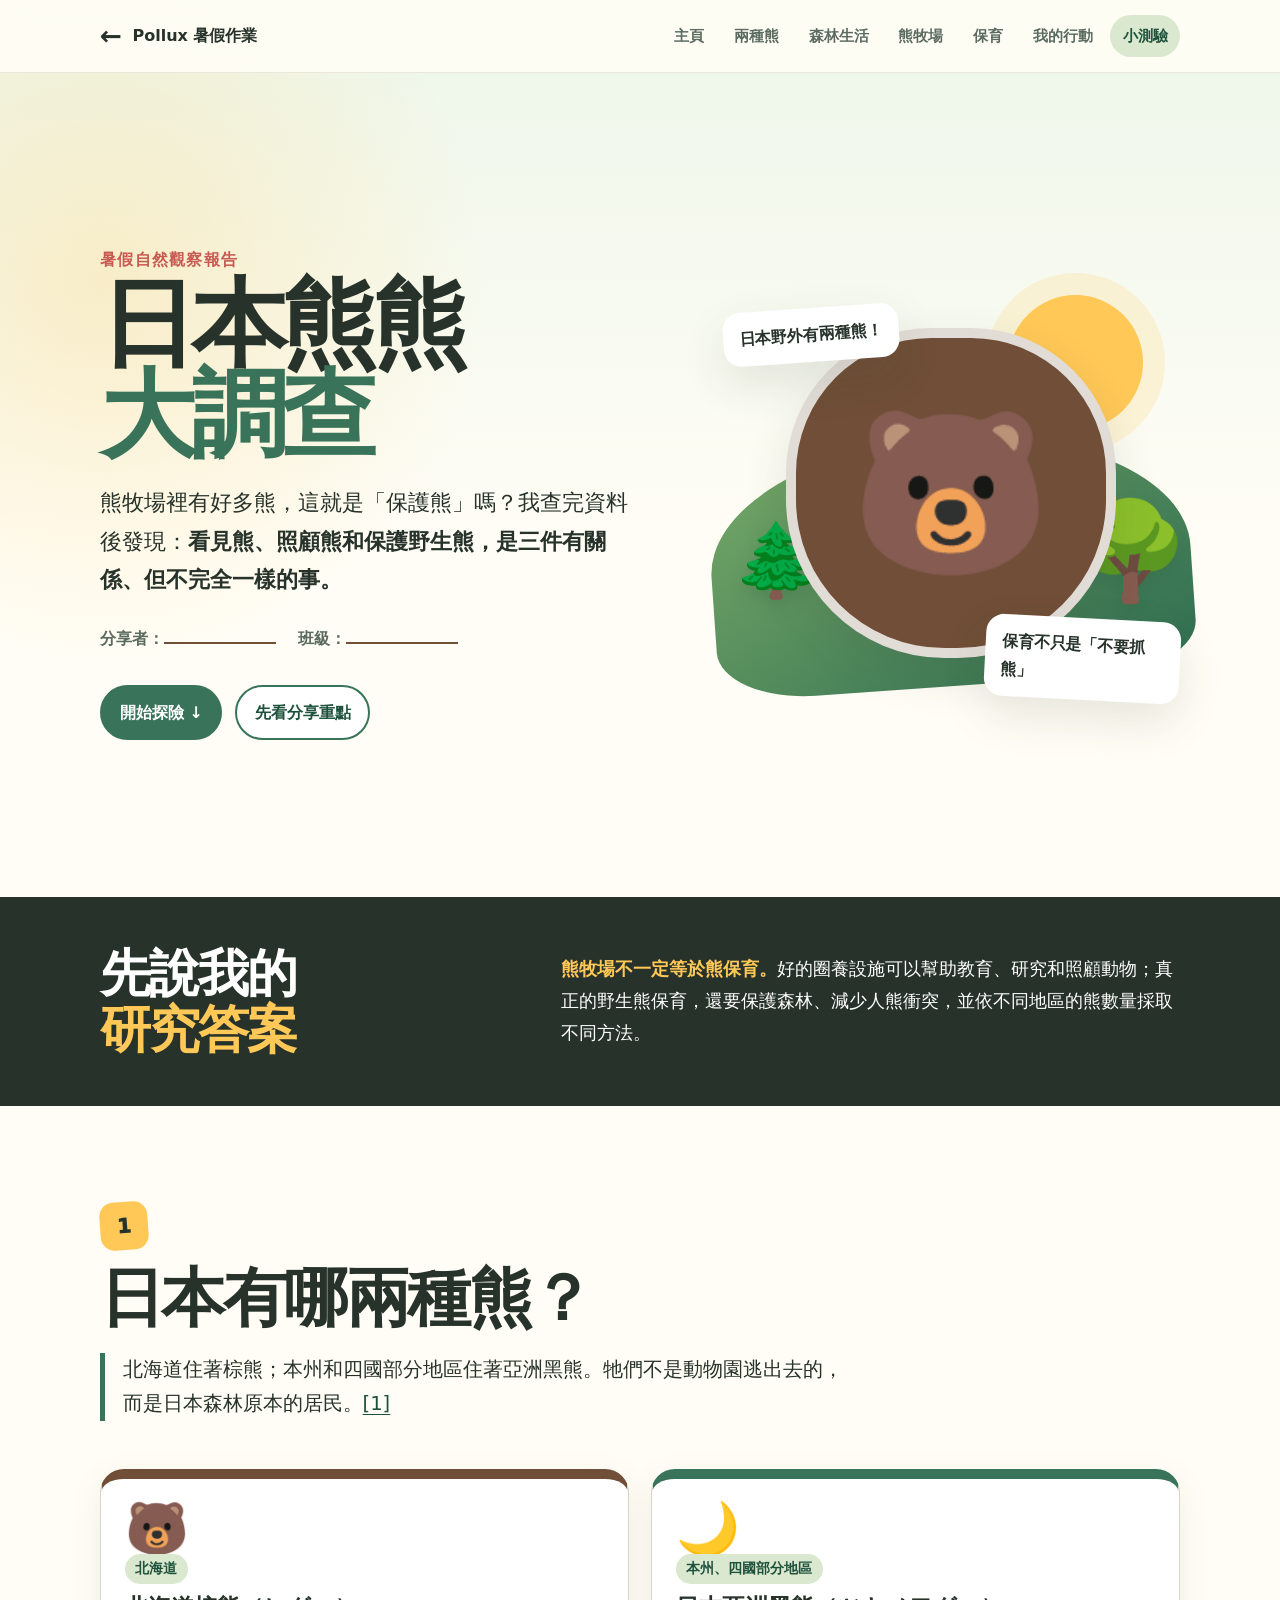
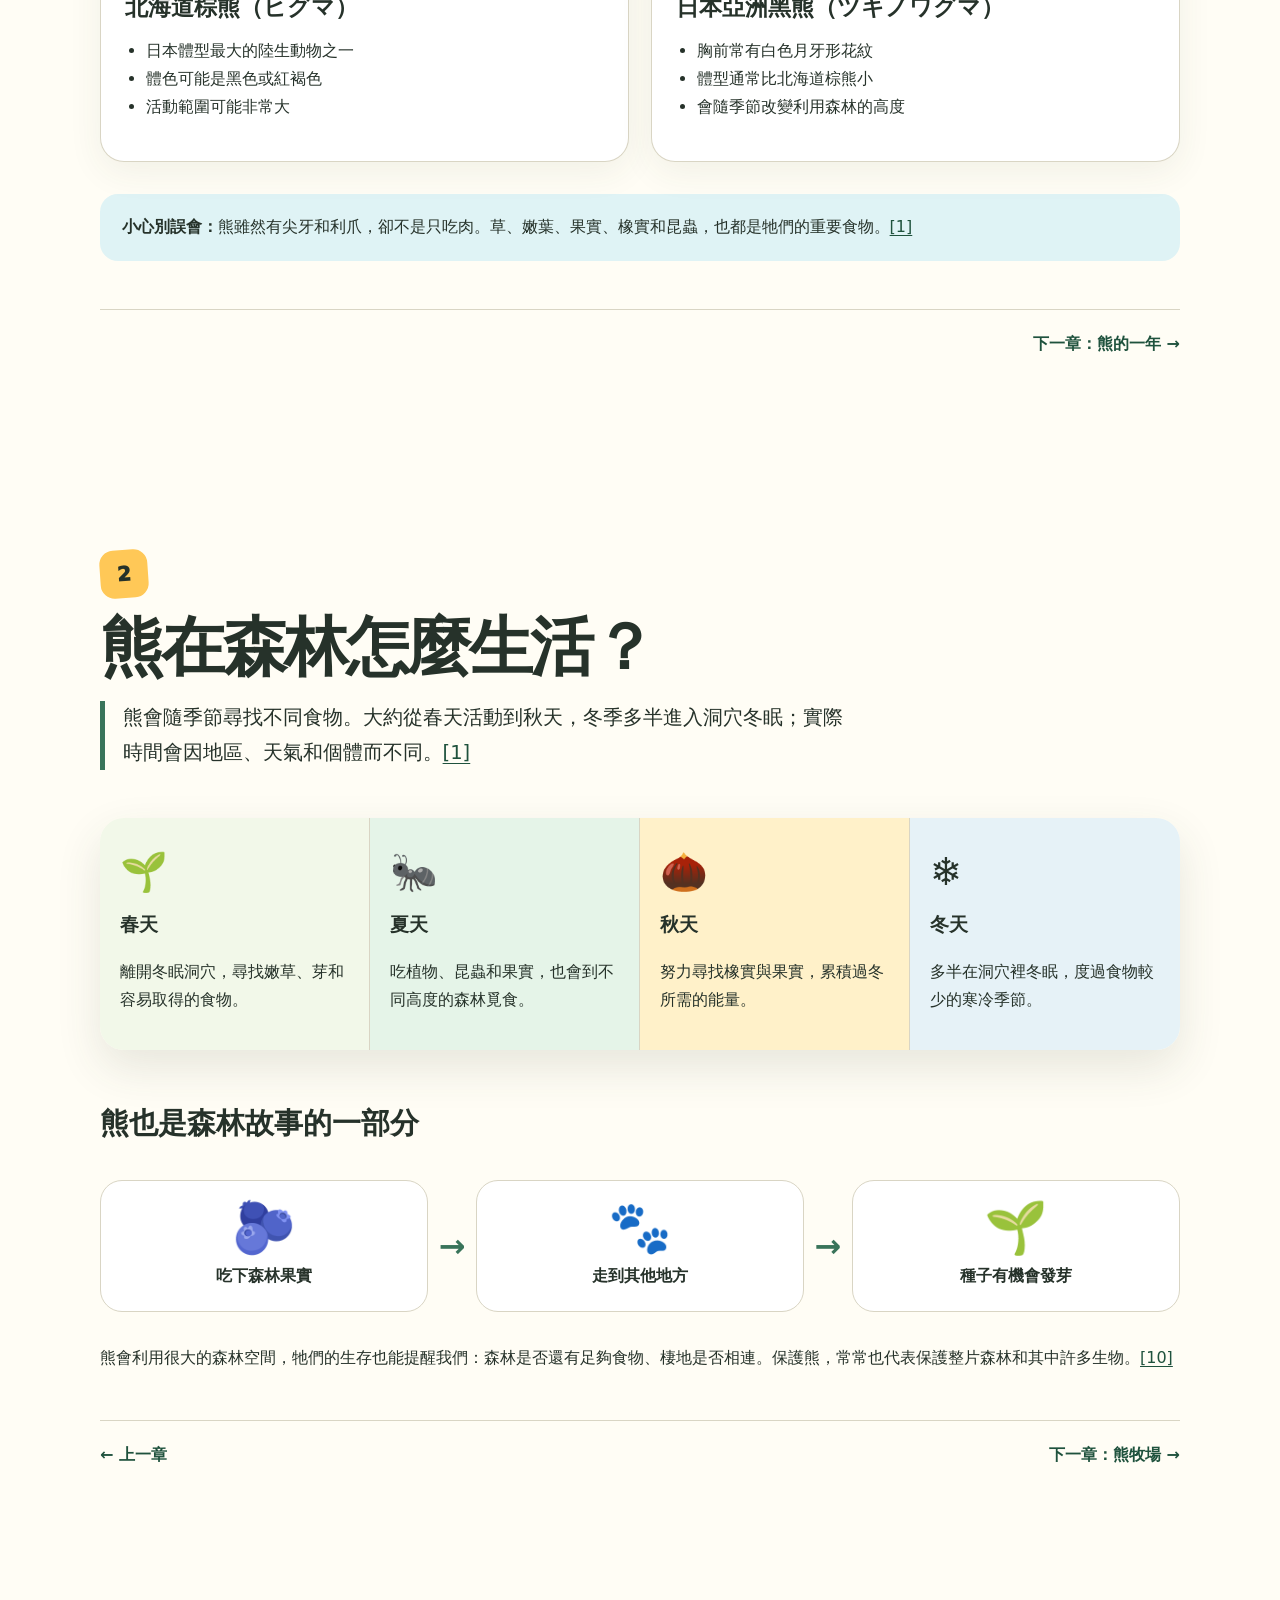
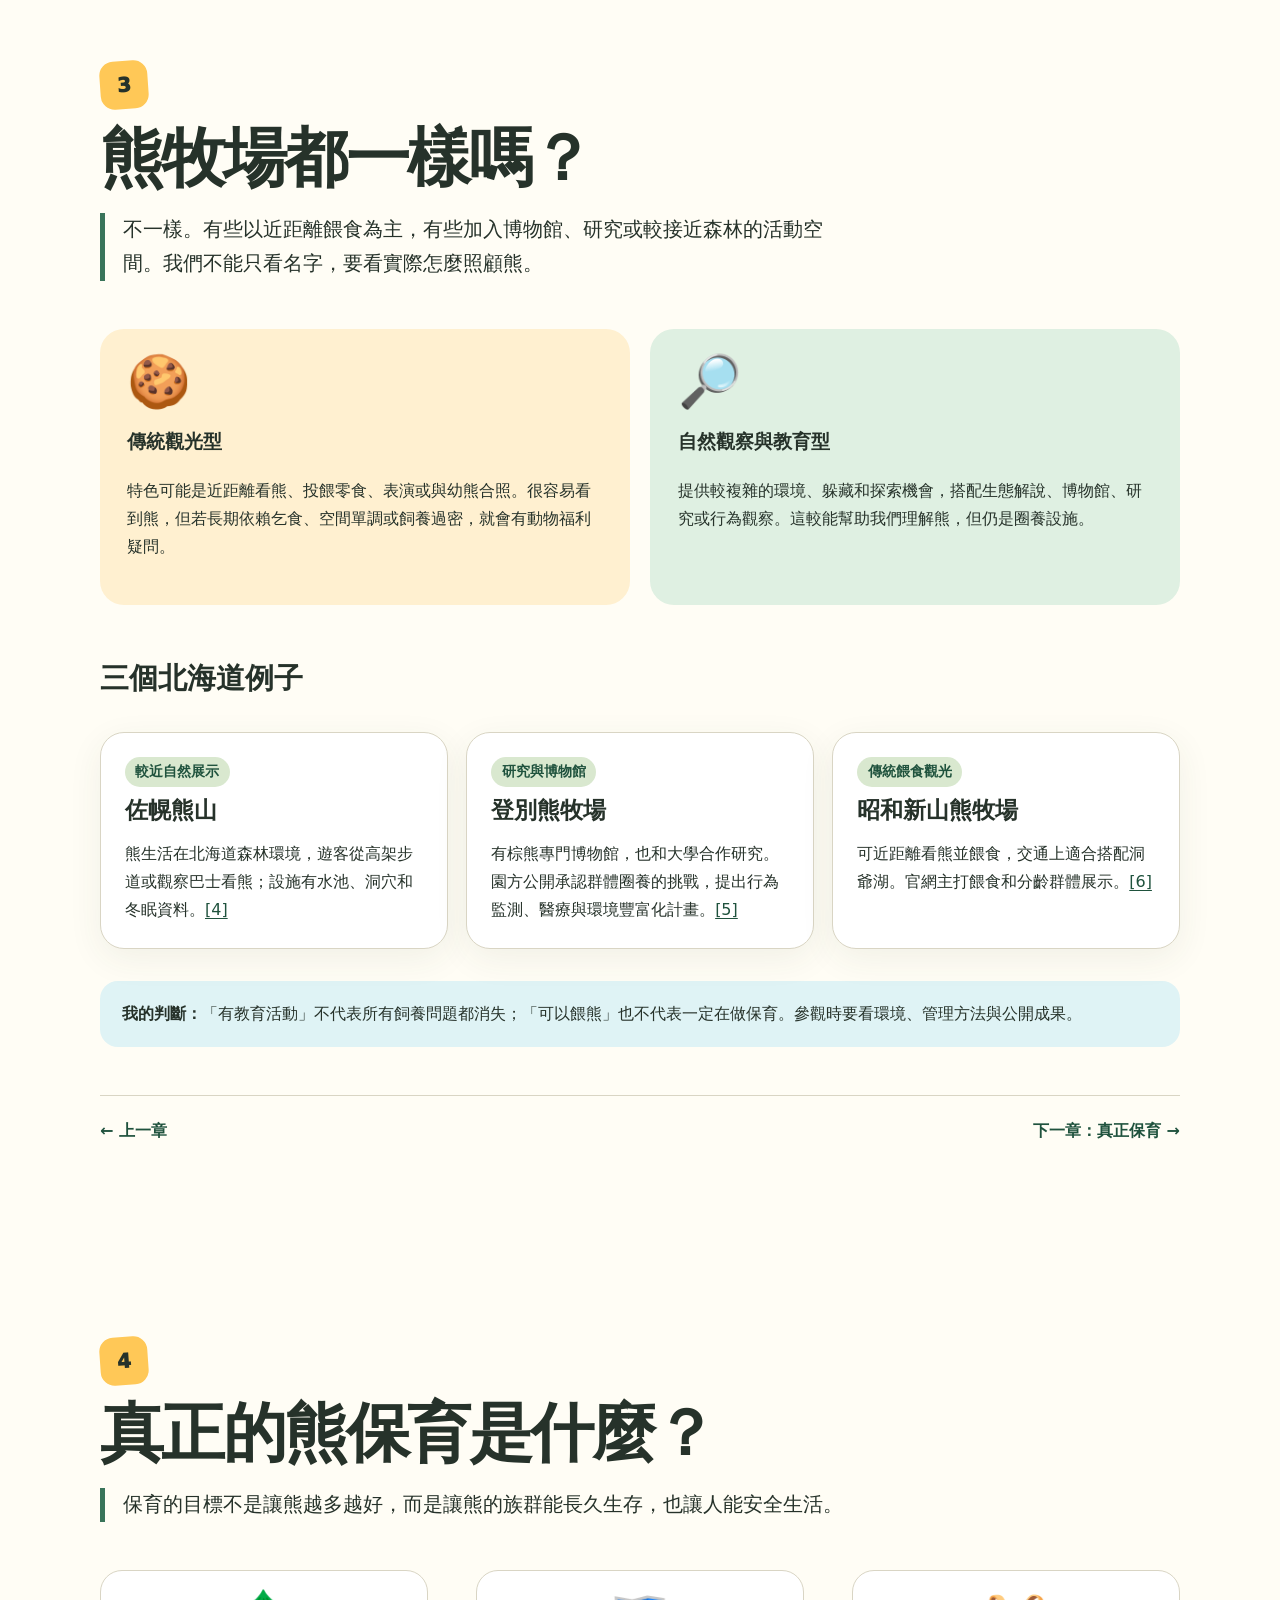
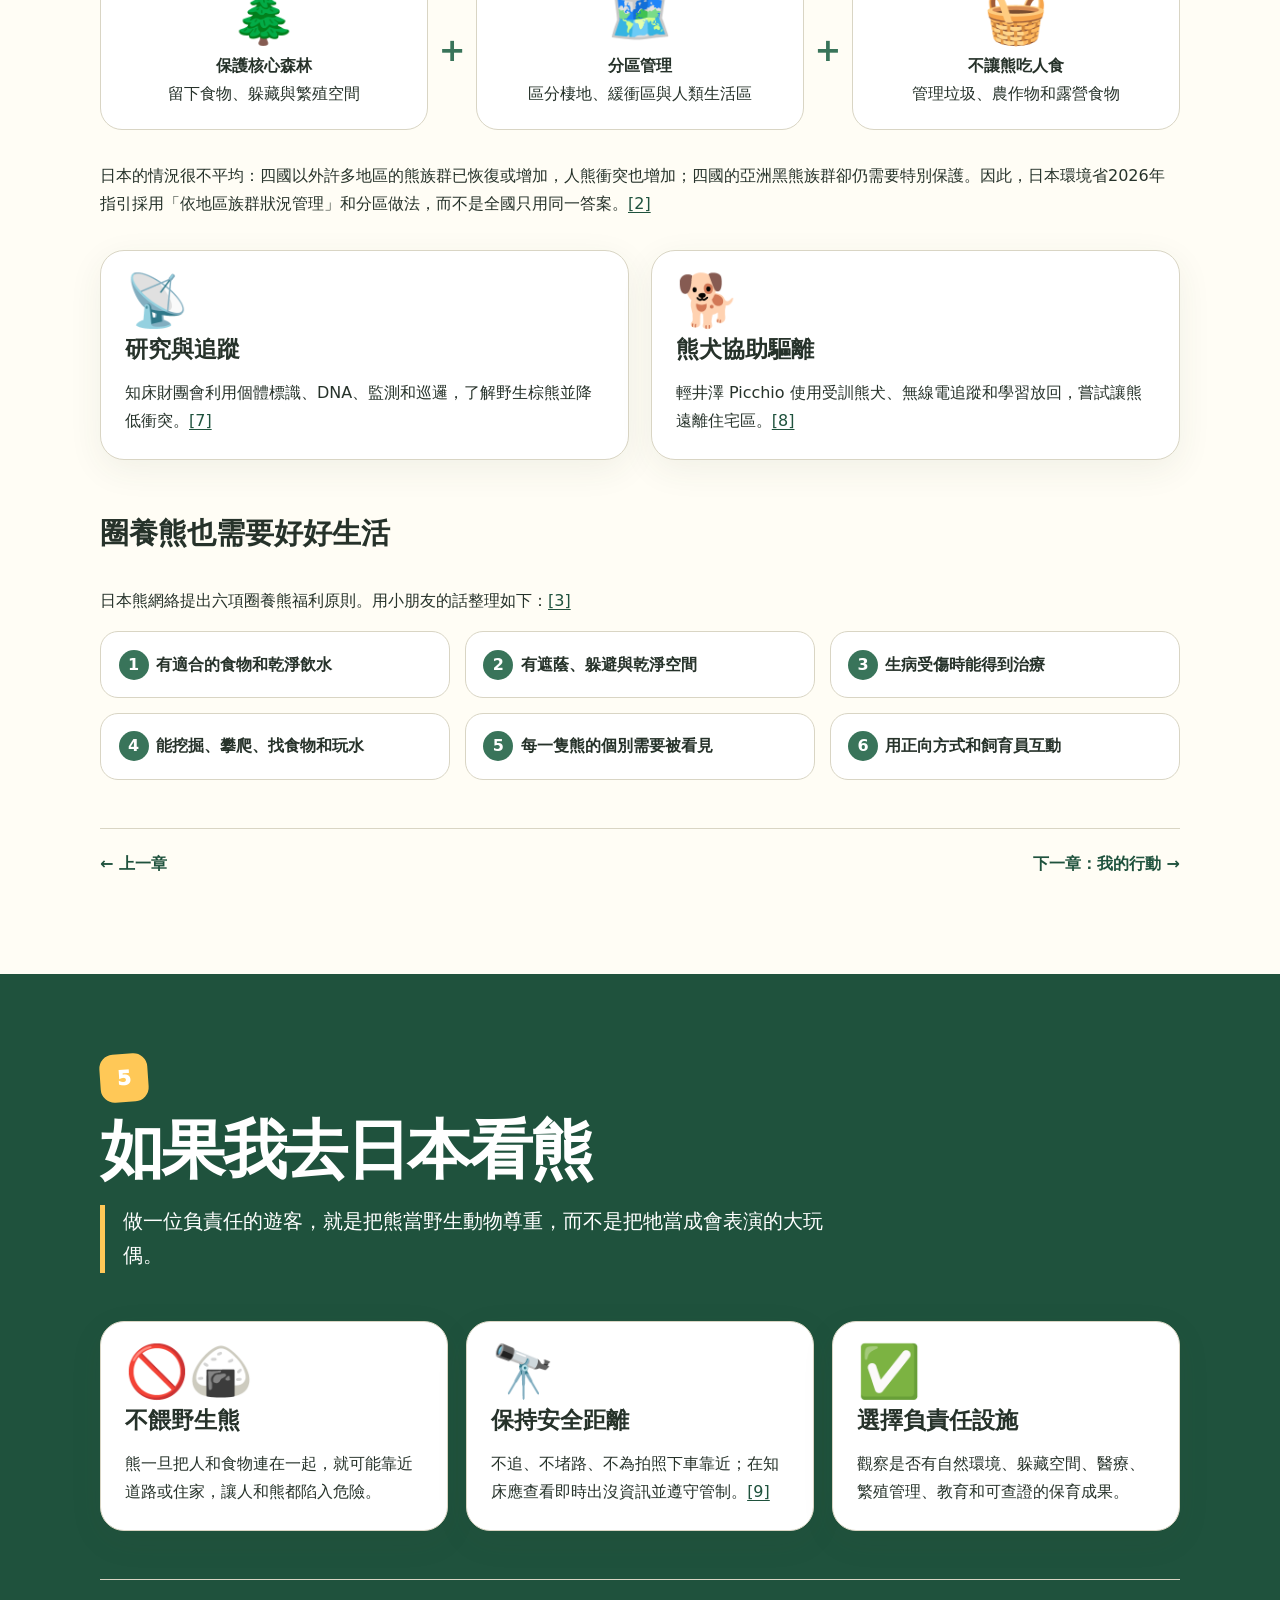
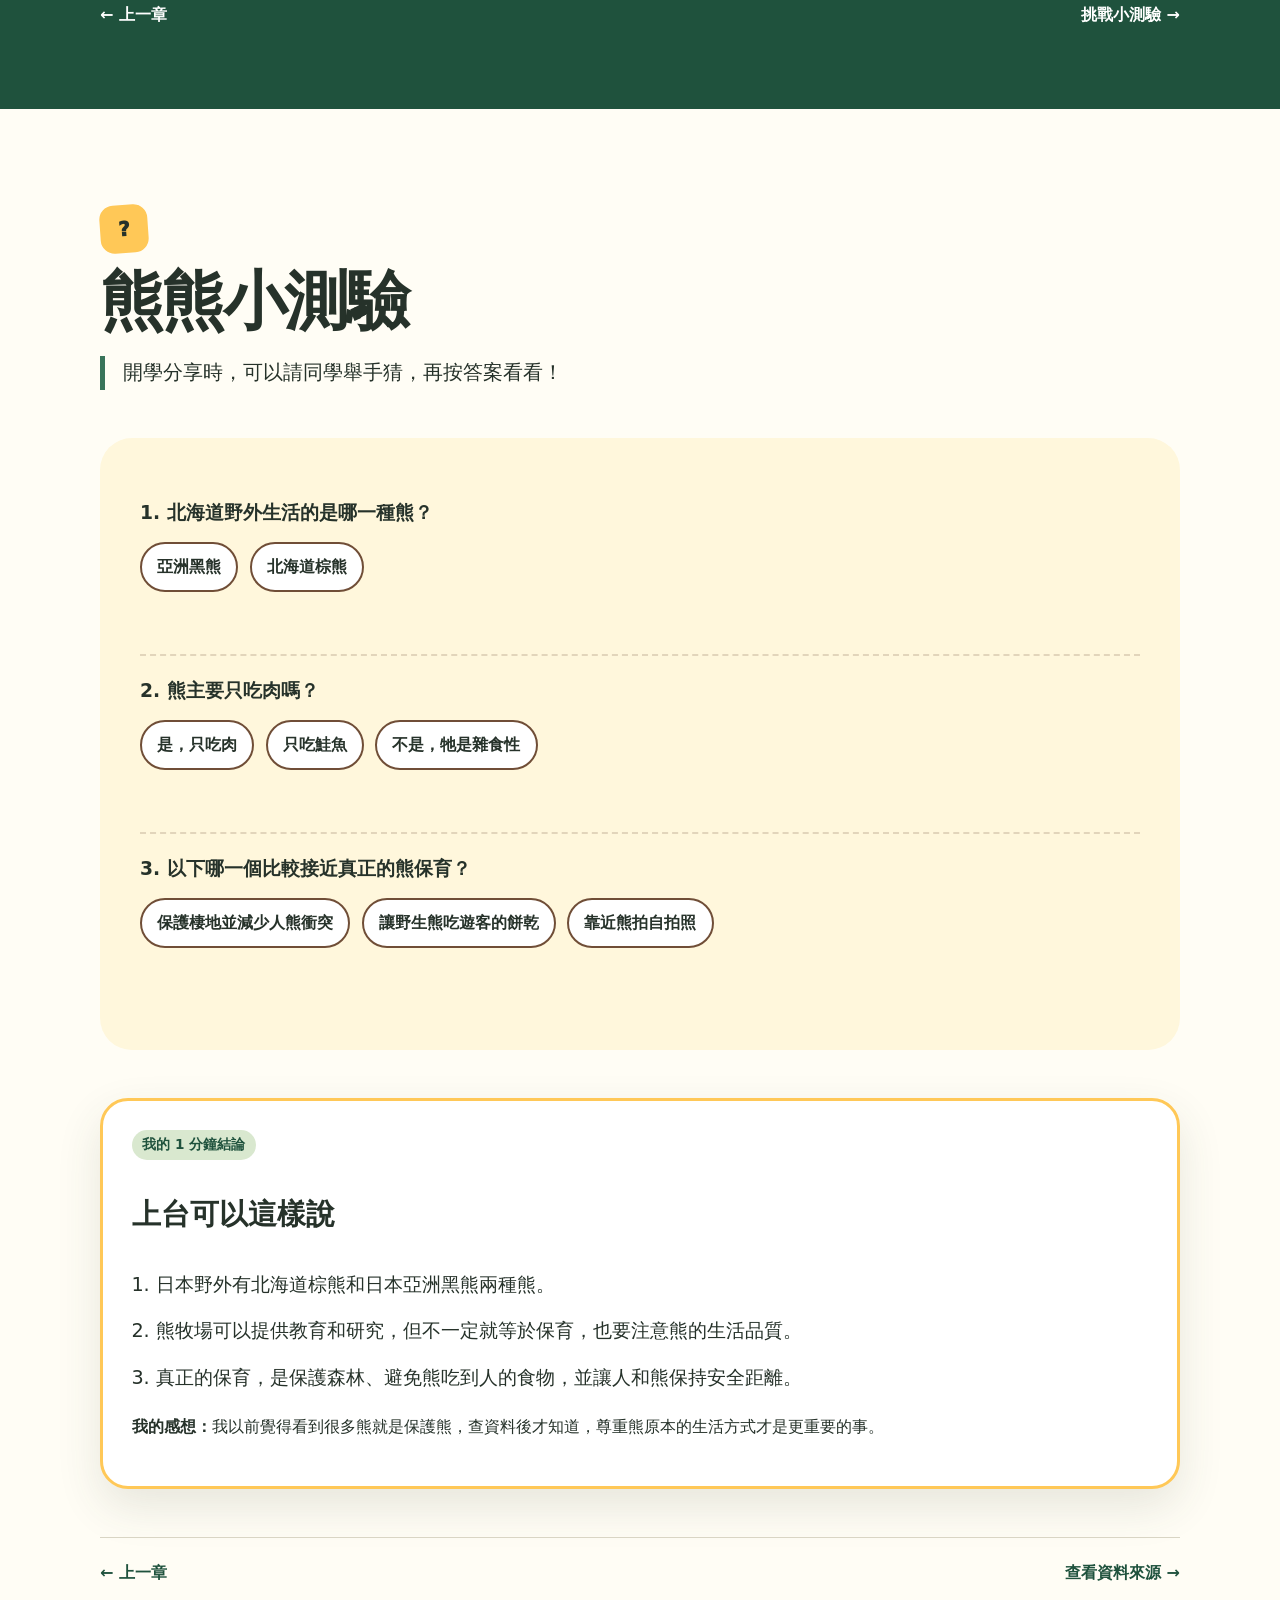
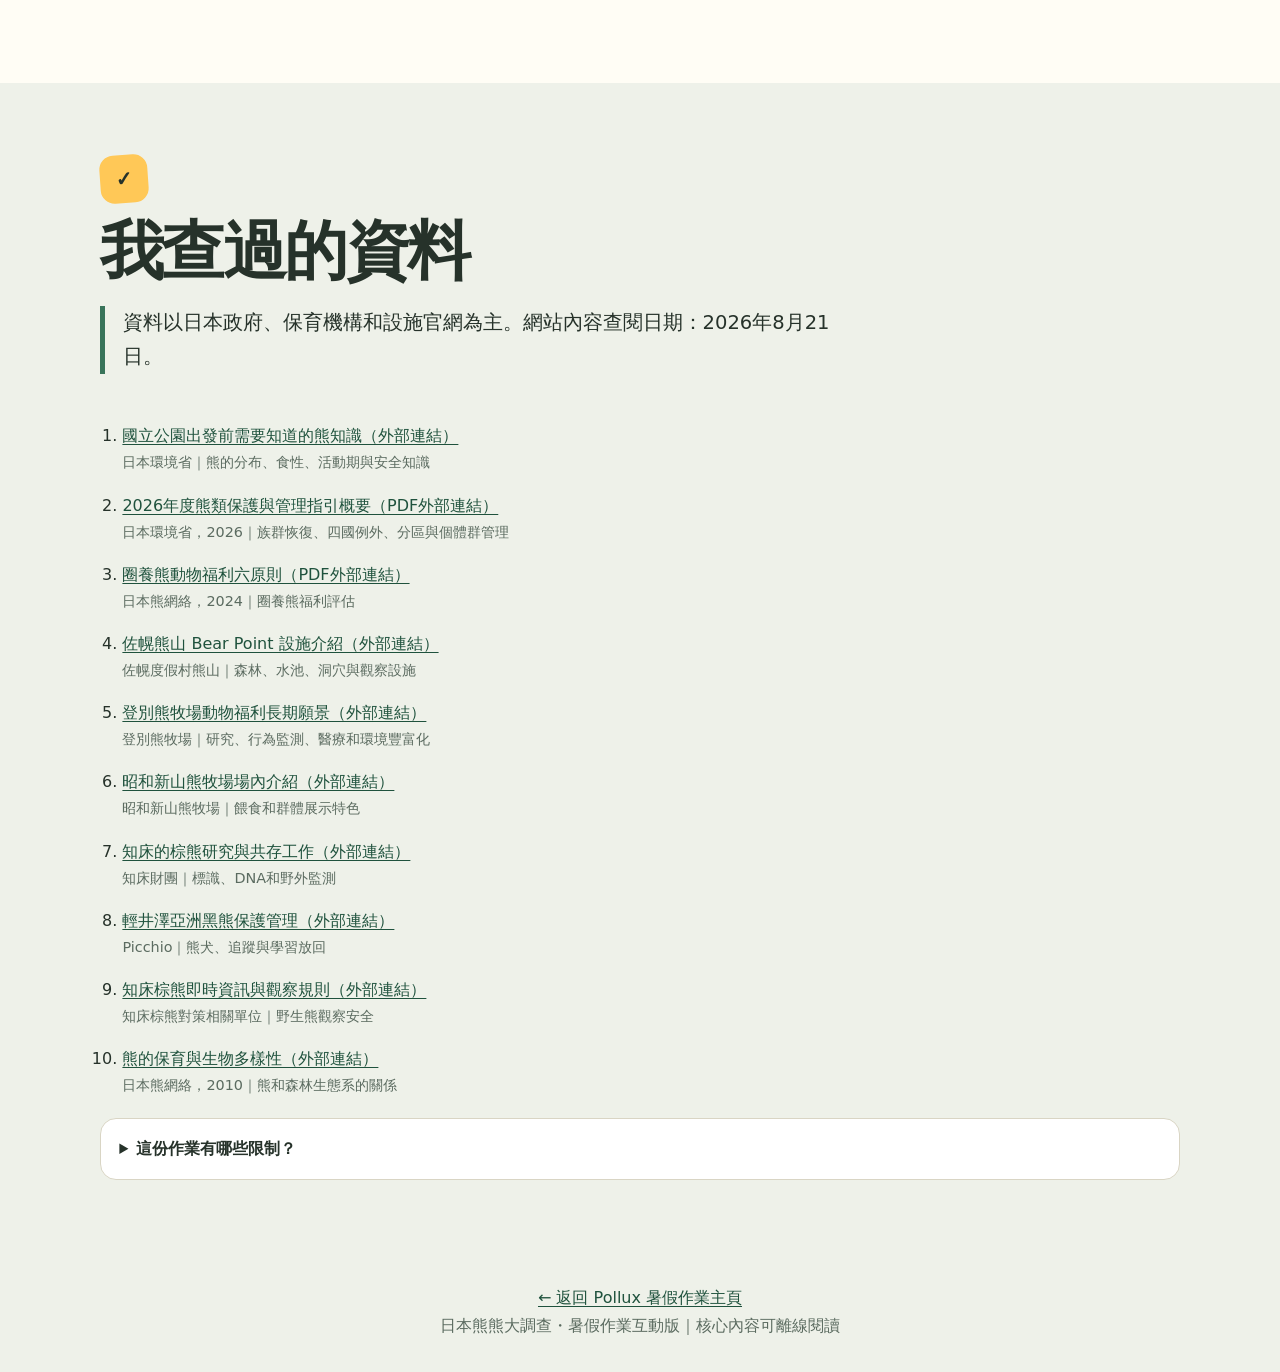
<file: bear-farm.html>
<!doctype html>
<html lang="zh-Hant">
<head>
  <meta charset="utf-8">
  <meta name="viewport" content="width=device-width, initial-scale=1">
  <meta name="description" content="給小朋友開學分享使用的日本熊牧場、熊生態與保育互動暑假作業。">
  <title>日本熊熊大調查｜Pollux 暑假作業</title>
  <link rel="stylesheet" href="styles.css">
</head>
<body>
  <a class="skip-link" href="#main">跳到主要內容</a>
  <div class="progress" aria-hidden="true"><span id="progress-bar"></span></div>
  <header class="topbar" id="top">
    <div class="topbar-inner">
      <a class="brand" href="index.html" aria-label="返回 Pollux 暑假作業主頁"><span class="brand-mark" aria-hidden="true">←</span><span>Pollux 暑假作業</span></a>
      <nav aria-label="章節目錄">
        <ul>
          <li><a href="index.html">主頁</a></li>
          <li><a href="#two-bears">兩種熊</a></li>
          <li><a href="#forest-life">森林生活</a></li>
          <li><a href="#bear-parks">熊牧場</a></li>
          <li><a href="#conservation">保育</a></li>
          <li><a href="#my-actions">我的行動</a></li>
          <li><a href="#quiz">小測驗</a></li>
        </ul>
      </nav>
    </div>
  </header>

  <main id="main">
    <section class="hero" aria-labelledby="page-title">
      <div>
        <div class="eyebrow">暑假自然觀察報告</div>
        <h1 id="page-title">日本熊熊<span>大調查</span></h1>
        <p class="lead">熊牧場裡有好多熊，這就是「保護熊」嗎？我查完資料後發現：<strong>看見熊、照顧熊和保護野生熊，是三件有關係、但不完全一樣的事。</strong></p>
        <div class="student-line" aria-label="學生資料">
          <span>分享者：<span class="blank" aria-hidden="true"></span></span>
          <span>班級：<span class="blank" aria-hidden="true"></span></span>
        </div>
        <div class="hero-actions">
          <a class="button primary" href="#big-answer">開始探險 ↓</a>
          <a class="button secondary" href="#speech">先看分享重點</a>
        </div>
      </div>
      <div class="bear-scene" role="img" aria-label="森林、太陽和一隻熊的童趣插畫">
        <div class="sun"></div><div class="hill"></div>
        <span class="tree one" aria-hidden="true">🌲</span><span class="tree two" aria-hidden="true">🌳</span><span class="tree three" aria-hidden="true">🌲</span>
        <div class="bear-face" aria-hidden="true">🐻</div>
        <div class="fact-bubble a">日本野外有兩種熊！</div>
        <div class="fact-bubble b">保育不只是「不要抓熊」</div>
      </div>
    </section>

    <section class="orientation" id="big-answer" aria-labelledby="answer-title">
      <div class="orientation-inner">
        <h2 id="answer-title">先說我的<br><strong>研究答案</strong></h2>
        <p><strong>熊牧場不一定等於熊保育。</strong>好的圈養設施可以幫助教育、研究和照顧動物；真正的野生熊保育，還要保護森林、減少人熊衝突，並依不同地區的熊數量採取不同方法。</p>
      </div>
    </section>

    <section class="chapter" id="two-bears" aria-labelledby="two-bears-title" tabindex="-1">
      <div class="chapter-head">
        <span class="chapter-number" aria-hidden="true">1</span>
        <h2 id="two-bears-title">日本有哪兩種熊？</h2>
        <p class="takeaway">北海道住著棕熊；本州和四國部分地區住著亞洲黑熊。牠們不是動物園逃出去的，而是日本森林原本的居民。<a href="#ref-1" aria-label="前往資料來源1">[1]</a></p>
      </div>
      <div class="grid-2 compare">
        <article class="card" id="brown-bear-card">
          <div class="icon" aria-hidden="true">🐻</div><span class="label">北海道</span>
          <h3>北海道棕熊（ヒグマ）</h3>
          <ul><li>日本體型最大的陸生動物之一</li><li>體色可能是黑色或紅褐色</li><li>活動範圍可能非常大</li></ul>
        </article>
        <article class="card" id="black-bear-card">
          <div class="icon" aria-hidden="true">🌙</div><span class="label">本州、四國部分地區</span>
          <h3>日本亞洲黑熊（ツキノワグマ）</h3>
          <ul><li>胸前常有白色月牙形花紋</li><li>體型通常比北海道棕熊小</li><li>會隨季節改變利用森林的高度</li></ul>
        </article>
      </div>
      <div class="note"><strong>小心別誤會：</strong>熊雖然有尖牙和利爪，卻不是只吃肉。草、嫩葉、果實、橡實和昆蟲，也都是牠們的重要食物。<a href="#ref-1" aria-label="前往資料來源1">[1]</a></div>
      <div class="chapter-nav"><span aria-hidden="true"></span><a href="#forest-life">下一章：熊的一年 →</a></div>
    </section>

    <section class="chapter" id="forest-life" aria-labelledby="forest-life-title" tabindex="-1">
      <div class="chapter-head">
        <span class="chapter-number" aria-hidden="true">2</span>
        <h2 id="forest-life-title">熊在森林怎麼生活？</h2>
        <p class="takeaway">熊會隨季節尋找不同食物。大約從春天活動到秋天，冬季多半進入洞穴冬眠；實際時間會因地區、天氣和個體而不同。<a href="#ref-1" aria-label="前往資料來源1">[1]</a></p>
      </div>
      <div class="season-strip" aria-label="熊的一年四季">
        <article class="season"><div class="emoji" aria-hidden="true">🌱</div><h3>春天</h3><p>離開冬眠洞穴，尋找嫩草、芽和容易取得的食物。</p></article>
        <article class="season"><div class="emoji" aria-hidden="true">🐜</div><h3>夏天</h3><p>吃植物、昆蟲和果實，也會到不同高度的森林覓食。</p></article>
        <article class="season"><div class="emoji" aria-hidden="true">🌰</div><h3>秋天</h3><p>努力尋找橡實與果實，累積過冬所需的能量。</p></article>
        <article class="season"><div class="emoji" aria-hidden="true">❄️</div><h3>冬天</h3><p>多半在洞穴裡冬眠，度過食物較少的寒冷季節。</p></article>
      </div>
      <h3 style="font-size:1.8rem;margin-top:3rem">熊也是森林故事的一部分</h3>
      <div class="story-flow" aria-label="熊吃下果實並幫助種子移動的流程">
        <div class="flow-step"><span class="icon" aria-hidden="true">🫐</span><strong>吃下森林果實</strong></div><div class="arrow" aria-hidden="true">→</div>
        <div class="flow-step"><span class="icon" aria-hidden="true">🐾</span><strong>走到其他地方</strong></div><div class="arrow" aria-hidden="true">→</div>
        <div class="flow-step"><span class="icon" aria-hidden="true">🌱</span><strong>種子有機會發芽</strong></div>
      </div>
      <p>熊會利用很大的森林空間，牠們的生存也能提醒我們：森林是否還有足夠食物、棲地是否相連。保護熊，常常也代表保護整片森林和其中許多生物。<a href="#ref-10" aria-label="前往資料來源10">[10]</a></p>
      <div class="chapter-nav"><a href="#two-bears">← 上一章</a><a href="#bear-parks">下一章：熊牧場 →</a></div>
    </section>

    <section class="chapter" id="bear-parks" aria-labelledby="bear-parks-title" tabindex="-1">
      <div class="chapter-head">
        <span class="chapter-number" aria-hidden="true">3</span>
        <h2 id="bear-parks-title">熊牧場都一樣嗎？</h2>
        <p class="takeaway">不一樣。有些以近距離餵食為主，有些加入博物館、研究或較接近森林的活動空間。我們不能只看名字，要看實際怎麼照顧熊。</p>
      </div>
      <div class="spectrum">
        <article class="tourism"><div class="icon" aria-hidden="true">🍪</div><h3>傳統觀光型</h3><p>特色可能是近距離看熊、投餵零食、表演或與幼熊合照。很容易看到熊，但若長期依賴乞食、空間單調或飼養過密，就會有動物福利疑問。</p></article>
        <article class="learning"><div class="icon" aria-hidden="true">🔎</div><h3>自然觀察與教育型</h3><p>提供較複雜的環境、躲藏和探索機會，搭配生態解說、博物館、研究或行為觀察。這較能幫助我們理解熊，但仍是圈養設施。</p></article>
      </div>
      <h3 style="font-size:1.8rem;margin-top:3rem">三個北海道例子</h3>
      <div class="grid-3">
        <article class="card" id="sahoro"><span class="label">較近自然展示</span><h3>佐幌熊山</h3><p>熊生活在北海道森林環境，遊客從高架步道或觀察巴士看熊；設施有水池、洞穴和冬眠資料。<a href="#ref-4" aria-label="前往資料來源4">[4]</a></p></article>
        <article class="card" id="noboribetsu"><span class="label">研究與博物館</span><h3>登別熊牧場</h3><p>有棕熊專門博物館，也和大學合作研究。園方公開承認群體圈養的挑戰，提出行為監測、醫療與環境豐富化計畫。<a href="#ref-5" aria-label="前往資料來源5">[5]</a></p></article>
        <article class="card" id="showa-shinzan"><span class="label">傳統餵食觀光</span><h3>昭和新山熊牧場</h3><p>可近距離看熊並餵食，交通上適合搭配洞爺湖。官網主打餵食和分齡群體展示。<a href="#ref-6" aria-label="前往資料來源6">[6]</a></p></article>
      </div>
      <div class="note"><strong>我的判斷：</strong>「有教育活動」不代表所有飼養問題都消失；「可以餵熊」也不代表一定在做保育。參觀時要看環境、管理方法與公開成果。</div>
      <div class="chapter-nav"><a href="#forest-life">← 上一章</a><a href="#conservation">下一章：真正保育 →</a></div>
    </section>

    <section class="chapter" id="conservation" aria-labelledby="conservation-title" tabindex="-1">
      <div class="chapter-head">
        <span class="chapter-number" aria-hidden="true">4</span>
        <h2 id="conservation-title">真正的熊保育是什麼？</h2>
        <p class="takeaway">保育的目標不是讓熊越多越好，而是讓熊的族群能長久生存，也讓人能安全生活。</p>
      </div>
      <div class="story-flow" aria-label="人熊共存的三個步驟">
        <div class="flow-step"><span class="icon" aria-hidden="true">🌲</span><strong>保護核心森林</strong><br>留下食物、躲藏與繁殖空間</div><div class="arrow" aria-hidden="true">+</div>
        <div class="flow-step"><span class="icon" aria-hidden="true">🗺️</span><strong>分區管理</strong><br>區分棲地、緩衝區與人類生活區</div><div class="arrow" aria-hidden="true">+</div>
        <div class="flow-step"><span class="icon" aria-hidden="true">🧺</span><strong>不讓熊吃人食</strong><br>管理垃圾、農作物和露營食物</div>
      </div>
      <p>日本的情況很不平均：四國以外許多地區的熊族群已恢復或增加，人熊衝突也增加；四國的亞洲黑熊族群卻仍需要特別保護。因此，日本環境省2026年指引採用「依地區族群狀況管理」和分區做法，而不是全國只用同一答案。<a href="#ref-2" aria-label="前往資料來源2">[2]</a></p>
      <div class="grid-2" style="margin-top:2rem">
        <article class="card"><div class="icon" aria-hidden="true">📡</div><h3>研究與追蹤</h3><p>知床財團會利用個體標識、DNA、監測和巡邏，了解野生棕熊並降低衝突。<a href="#ref-7" aria-label="前往資料來源7">[7]</a></p></article>
        <article class="card"><div class="icon" aria-hidden="true">🐕</div><h3>熊犬協助驅離</h3><p>輕井澤 Picchio 使用受訓熊犬、無線電追蹤和學習放回，嘗試讓熊遠離住宅區。<a href="#ref-8" aria-label="前往資料來源8">[8]</a></p></article>
      </div>
      <h3 style="font-size:1.8rem;margin-top:3rem">圈養熊也需要好好生活</h3>
      <p>日本熊網絡提出六項圈養熊福利原則。用小朋友的話整理如下：<a href="#ref-3" aria-label="前往資料來源3">[3]</a></p>
      <ol class="welfare-list"><li>有適合的食物和乾淨飲水</li><li>有遮蔭、躲避與乾淨空間</li><li>生病受傷時能得到治療</li><li>能挖掘、攀爬、找食物和玩水</li><li>每一隻熊的個別需要被看見</li><li>用正向方式和飼育員互動</li></ol>
      <div class="chapter-nav"><a href="#bear-parks">← 上一章</a><a href="#my-actions">下一章：我的行動 →</a></div>
    </section>

    <section class="actions" id="my-actions" aria-labelledby="my-actions-title" tabindex="-1">
      <div class="chapter">
        <div class="chapter-head"><span class="chapter-number" aria-hidden="true">5</span><h2 id="my-actions-title">如果我去日本看熊</h2><p class="takeaway">做一位負責任的遊客，就是把熊當野生動物尊重，而不是把牠當成會表演的大玩偶。</p></div>
        <div class="grid-3">
          <article class="card"><div class="icon" aria-hidden="true">🚫🍙</div><h3>不餵野生熊</h3><p>熊一旦把人和食物連在一起，就可能靠近道路或住家，讓人和熊都陷入危險。</p></article>
          <article class="card"><div class="icon" aria-hidden="true">🔭</div><h3>保持安全距離</h3><p>不追、不堵路、不為拍照下車靠近；在知床應查看即時出沒資訊並遵守管制。<a href="#ref-9" aria-label="前往資料來源9">[9]</a></p></article>
          <article class="card"><div class="icon" aria-hidden="true">✅</div><h3>選擇負責任設施</h3><p>觀察是否有自然環境、躲藏空間、醫療、繁殖管理、教育和可查證的保育成果。</p></article>
        </div>
        <div class="chapter-nav"><a href="#conservation" style="color:white">← 上一章</a><a href="#quiz" style="color:white">挑戰小測驗 →</a></div>
      </div>
    </section>

    <section class="chapter" id="quiz" aria-labelledby="quiz-title" tabindex="-1">
      <div class="chapter-head"><span class="chapter-number" aria-hidden="true">?</span><h2 id="quiz-title">熊熊小測驗</h2><p class="takeaway">開學分享時，可以請同學舉手猜，再按答案看看！</p></div>
      <div class="quiz-wrap">
        <article class="quiz-item" data-answer="b"><h3>1. 北海道野外生活的是哪一種熊？</h3><div class="quiz-options"><button type="button" data-choice="a">亞洲黑熊</button><button type="button" data-choice="b">北海道棕熊</button></div><p class="feedback" aria-live="polite"></p></article>
        <article class="quiz-item" data-answer="c"><h3>2. 熊主要只吃肉嗎？</h3><div class="quiz-options"><button type="button" data-choice="a">是，只吃肉</button><button type="button" data-choice="b">只吃鮭魚</button><button type="button" data-choice="c">不是，牠是雜食性</button></div><p class="feedback" aria-live="polite"></p></article>
        <article class="quiz-item" data-answer="a"><h3>3. 以下哪一個比較接近真正的熊保育？</h3><div class="quiz-options"><button type="button" data-choice="a">保護棲地並減少人熊衝突</button><button type="button" data-choice="b">讓野生熊吃遊客的餅乾</button><button type="button" data-choice="c">靠近熊拍自拍照</button></div><p class="feedback" aria-live="polite"></p></article>
      </div>
      <div class="speech" id="speech" style="margin-top:3rem" tabindex="-1">
        <span class="label">我的 1 分鐘結論</span><h3 style="font-size:1.8rem">上台可以這樣說</h3>
        <ol><li>日本野外有北海道棕熊和日本亞洲黑熊兩種熊。</li><li>熊牧場可以提供教育和研究，但不一定就等於保育，也要注意熊的生活品質。</li><li>真正的保育，是保護森林、避免熊吃到人的食物，並讓人和熊保持安全距離。</li></ol>
        <p><strong>我的感想：</strong>我以前覺得看到很多熊就是保護熊，查資料後才知道，尊重熊原本的生活方式才是更重要的事。</p>
      </div>
      <div class="chapter-nav"><a href="#my-actions">← 上一章</a><a href="#references">查看資料來源 →</a></div>
    </section>

    <section class="references" id="references" aria-labelledby="references-title" tabindex="-1">
      <div class="chapter">
        <div class="chapter-head"><span class="chapter-number" aria-hidden="true">✓</span><h2 id="references-title">我查過的資料</h2><p class="takeaway">資料以日本政府、保育機構和設施官網為主。網站內容查閱日期：2026年8月21日。</p></div>
        <ol>
          <li id="ref-1"><a href="https://www.env.go.jp/nature/nationalparks/about/bear/" target="_blank" rel="noopener noreferrer">國立公園出發前需要知道的熊知識（外部連結）</a><div class="source-meta">日本環境省｜熊的分布、食性、活動期與安全知識</div></li>
          <li id="ref-2"><a href="https://www.env.go.jp/nature/choju/plan/plan3-2c/R08_gaiyou.pdf" target="_blank" rel="noopener noreferrer">2026年度熊類保護與管理指引概要（PDF外部連結）</a><div class="source-meta">日本環境省，2026｜族群恢復、四國例外、分區與個體群管理</div></li>
          <li id="ref-3"><a href="https://www.japanbear.org/wp/wp-content/uploads/2024/04/4a1ab1bac40821d0e2a1b121ff8f051b.pdf" target="_blank" rel="noopener noreferrer">圈養熊動物福利六原則（PDF外部連結）</a><div class="source-meta">日本熊網絡，2024｜圈養熊福利評估</div></li>
          <li id="ref-4"><a href="https://bear-mt.jp/1510" target="_blank" rel="noopener noreferrer">佐幌熊山 Bear Point 設施介紹（外部連結）</a><div class="source-meta">佐幌度假村熊山｜森林、水池、洞穴與觀察設施</div></li>
          <li id="ref-5"><a href="https://bearpark.jp/vision/" target="_blank" rel="noopener noreferrer">登別熊牧場動物福利長期願景（外部連結）</a><div class="source-meta">登別熊牧場｜研究、行為監測、醫療和環境豐富化</div></li>
          <li id="ref-6"><a href="https://kumakuma.co.jp/information/" target="_blank" rel="noopener noreferrer">昭和新山熊牧場場內介紹（外部連結）</a><div class="source-meta">昭和新山熊牧場｜餵食和群體展示特色</div></li>
          <li id="ref-7"><a href="https://www.shiretoko.or.jp/higumanokoto/" target="_blank" rel="noopener noreferrer">知床的棕熊研究與共存工作（外部連結）</a><div class="source-meta">知床財團｜標識、DNA和野外監測</div></li>
          <li id="ref-8"><a href="https://picchio.co.jp/about/bear/" target="_blank" rel="noopener noreferrer">輕井澤亞洲黑熊保護管理（外部連結）</a><div class="source-meta">Picchio｜熊犬、追蹤與學習放回</div></li>
          <li id="ref-9"><a href="https://brownbear.shiretoko.or.jp/?lang=jp" target="_blank" rel="noopener noreferrer">知床棕熊即時資訊與觀察規則（外部連結）</a><div class="source-meta">知床棕熊對策相關單位｜野生熊觀察安全</div></li>
          <li id="ref-10"><a href="https://www.japanbear.org/other/other-1888.html" target="_blank" rel="noopener noreferrer">熊的保育與生物多樣性（外部連結）</a><div class="source-meta">日本熊網絡，2010｜熊和森林生態系的關係</div></li>
        </ol>
        <details><summary>這份作業有哪些限制？</summary><p>熊的數量、出沒地點和設施營運內容都可能改變。本作業整理的是查閱當時的公開資料；實際旅行前，仍要查看當地政府和設施的最新公告。設施介紹不代表對個別設施完成全面的動物福利稽核。</p></details>
      </div>
    </section>
  </main>
  <a class="top-link" id="top-link" href="#top" aria-label="回到頁首">↑</a>
  <footer><a href="index.html">← 返回 Pollux 暑假作業主頁</a><br>日本熊熊大調查・暑假作業互動版｜核心內容可離線閱讀</footer>
  <script src="app.js"></script>
</body>
</html>
</file>
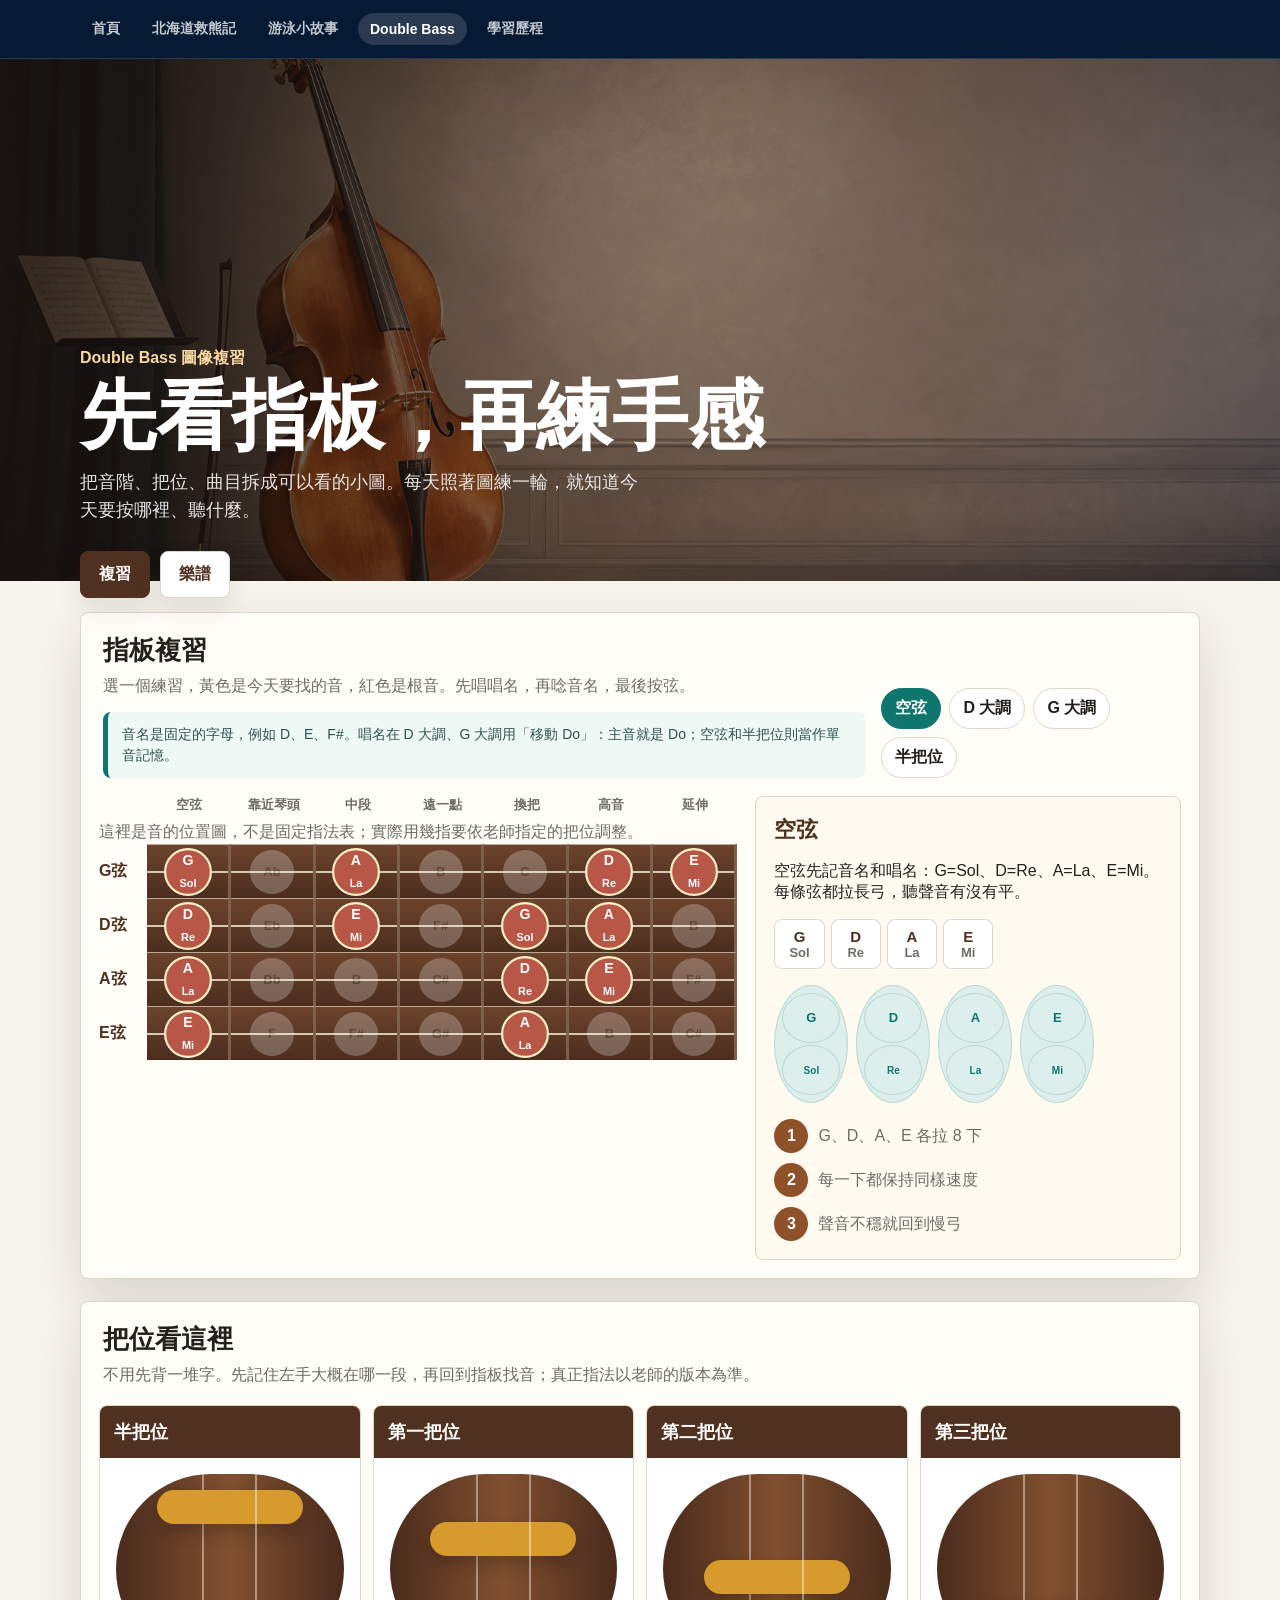
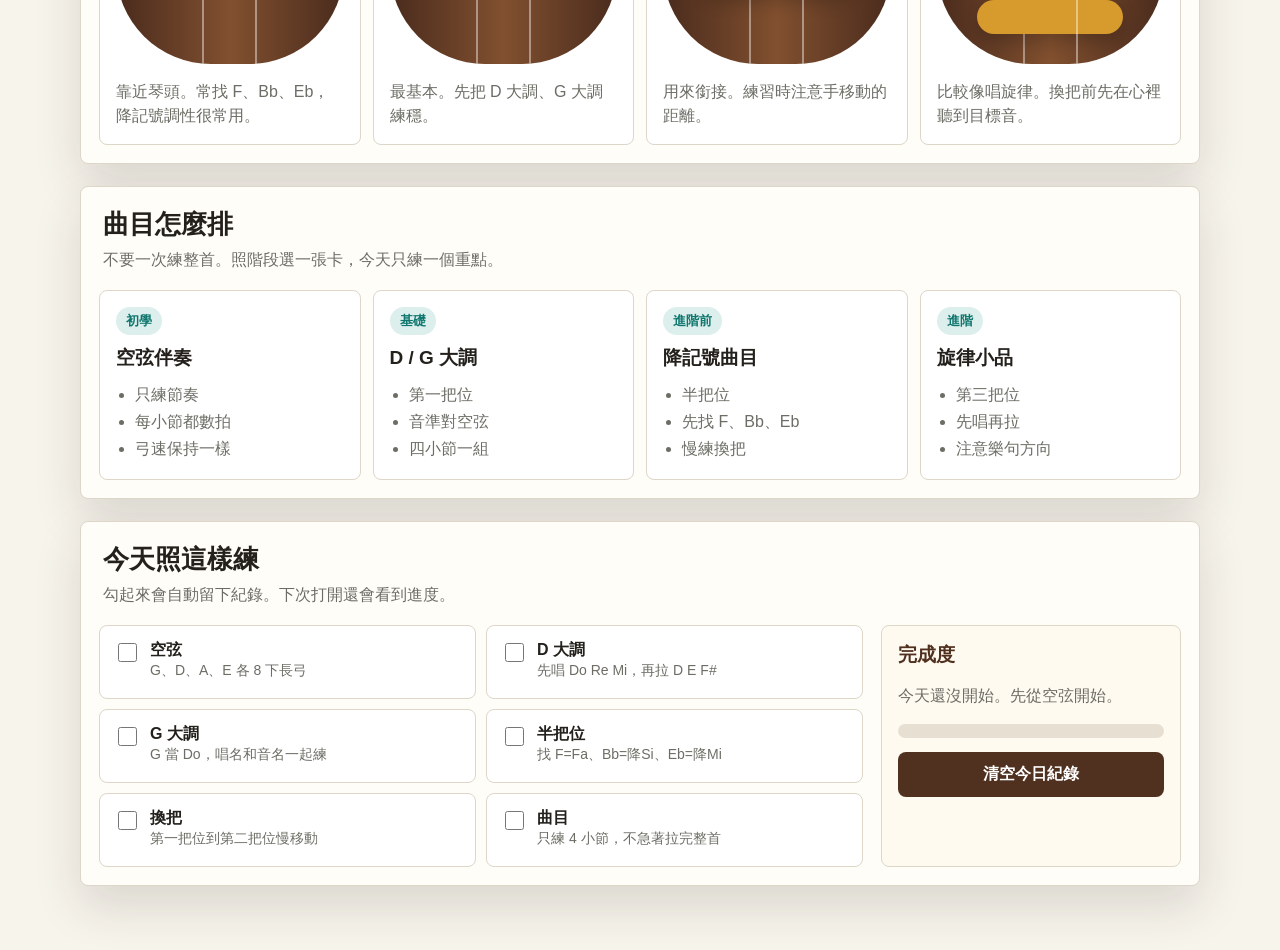
<file: double-bass-review.html>
<!doctype html>
<html lang="zh-Hant">
<head>
  <meta charset="utf-8">
  <meta name="viewport" content="width=device-width, initial-scale=1">
  <title>Double Bass 圖像複習</title>
  <style>
    :root {
      color-scheme: light;
      --ink: #24211d;
      --muted: #6d6d66;
      --paper: #f7f4ec;
      --panel: #fffdf8;
      --line: #ddd6c9;
      --wood: #8f512a;
      --wood-dark: #50301f;
      --teal: #0f766e;
      --teal-soft: #dcefed;
      --gold: #d69a2d;
      --red: #b85647;
      --blue: #376d9f;
      --green: #4f8b52;
      --shadow: 0 20px 48px rgba(43, 35, 25, .14);
    }

    * {
      box-sizing: border-box;
    }

    body {
      margin: 0;
      font-family: -apple-system, BlinkMacSystemFont, "Segoe UI", "Noto Sans TC", sans-serif;
      background: var(--paper);
      color: var(--ink);
    }

    button, input {
      font: inherit;
    }

    .site-links {
      background: #071a33;
      border-bottom: 1px solid rgba(255,255,255,.14);
    }

    .site-links-inner {
      width: min(1120px, calc(100% - 28px));
      min-height: 58px;
      margin: auto;
      display: flex;
      align-items: center;
      gap: 8px;
      overflow-x: auto;
      scrollbar-width: none;
    }

    .site-links a {
      padding: 8px 12px;
      border-radius: 999px;
      color: rgba(255,255,255,.76);
      font-size: 14px;
      font-weight: 900;
      text-decoration: none;
      white-space: nowrap;
    }

    .site-links a[aria-current="page"],
    .site-links a:hover {
      color: #fff;
      background: rgba(255,255,255,.14);
    }

    .hero {
      min-height: 58vh;
      display: grid;
      align-items: end;
      padding: 28px;
      color: #fff;
      background:
        linear-gradient(90deg, rgba(25, 18, 14, .86), rgba(25, 18, 14, .48) 48%, rgba(25, 18, 14, .08)),
        url("assets/double-bass-study.png") center / cover no-repeat;
    }

    .hero-inner {
      width: min(1120px, 100%);
      margin: 0 auto 28px;
    }

    .eyebrow {
      margin: 0 0 10px;
      color: #f7d8a2;
      font-weight: 800;
    }

    h1 {
      max-width: 740px;
      margin: 0;
      font-size: clamp(38px, 7vw, 76px);
      line-height: .98;
      letter-spacing: 0;
    }

    .hero-copy {
      max-width: 560px;
      margin: 16px 0 0;
      color: rgba(255, 255, 255, .88);
      font-size: 18px;
      line-height: 1.55;
    }

    main {
      width: min(1120px, calc(100% - 28px));
      margin: -30px auto 64px;
      position: relative;
      z-index: 2;
    }

    section {
      margin-bottom: 22px;
    }

    .surface {
      background: var(--panel);
      border: 1px solid var(--line);
      border-radius: 8px;
      box-shadow: var(--shadow);
    }

    .page-tabs {
      display: flex;
      gap: 10px;
      margin-bottom: 14px;
    }

    .page-tabs button,
    .page-tabs a {
      border: 1px solid var(--line);
      border-radius: 8px;
      background: #fff;
      color: var(--wood-dark);
      padding: 12px 18px;
      cursor: pointer;
      font-weight: 900;
      box-shadow: 0 10px 24px rgba(43, 35, 25, .1);
      text-decoration: none;
    }

    .page-tabs button.active {
      background: var(--wood-dark);
      color: #fff;
      border-color: var(--wood-dark);
    }

    .page-tabs a {
      margin-left: auto;
      background: var(--teal);
      border-color: var(--teal);
      color: #fff;
    }

    .page-panel[hidden] {
      display: none;
    }

    .section-head {
      display: flex;
      justify-content: space-between;
      gap: 16px;
      align-items: end;
      padding: 20px 22px 0;
    }

    h2 {
      margin: 0;
      font-size: 26px;
      letter-spacing: 0;
    }

    .hint {
      margin: 6px 0 0;
      color: var(--muted);
      line-height: 1.5;
    }

    .pill-tabs {
      display: flex;
      flex-wrap: wrap;
      gap: 8px;
    }

    .pill-tabs button,
    .small-button {
      border: 1px solid var(--line);
      border-radius: 999px;
      background: #fff;
      color: var(--ink);
      padding: 9px 13px;
      cursor: pointer;
      font-weight: 800;
    }

    .pill-tabs button.active {
      background: var(--teal);
      border-color: var(--teal);
      color: #fff;
    }

    .study-grid {
      display: grid;
      grid-template-columns: 1.2fr .8fr;
      gap: 18px;
      padding: 18px;
    }

    .fingerboard-wrap {
      min-width: 0;
    }

    .fingerboard-labels,
    .fingerboard-row {
      display: grid;
      grid-template-columns: 48px repeat(7, minmax(58px, 1fr));
      gap: 0;
    }

    .fingerboard-labels {
      color: var(--muted);
      font-size: 13px;
      font-weight: 800;
      margin-bottom: 6px;
    }

    .fingerboard-labels span {
      text-align: center;
    }

    .string-name {
      display: grid;
      place-items: center start;
      color: var(--wood-dark);
      font-weight: 900;
    }

    .note-cell {
      min-height: 54px;
      display: grid;
      place-items: center;
      border-top: 1px solid #b9a994;
      border-right: 3px solid #7b614b;
      background:
        linear-gradient(#6c432c, #4b2d1e);
      position: relative;
    }

    .note-cell::before {
      content: "";
      position: absolute;
      left: 0;
      right: 0;
      top: 50%;
      height: 2px;
      background: rgba(245, 235, 212, .8);
      transform: translateY(-50%);
    }

    .note-dot {
      width: 44px;
      height: 44px;
      border-radius: 50%;
      display: grid;
      place-items: center;
      background: rgba(255, 255, 255, .92);
      color: var(--muted);
      border: 2px solid rgba(255, 255, 255, .4);
      font-weight: 900;
      position: relative;
      z-index: 1;
      line-height: 1.05;
      text-align: center;
    }

    .note-name {
      display: block;
      font-size: 13px;
    }

    .note-solfege {
      display: block;
      margin-top: 2px;
      font-size: 10px;
      font-weight: 800;
    }

    .note-cell.ghost .note-solfege {
      display: none;
    }

    .note-cell.active .note-dot {
      background: var(--gold);
      color: #241a0b;
      border-color: #fff1c7;
      transform: scale(1.09);
    }

    .note-cell.root .note-dot {
      background: var(--red);
      color: #fff;
    }

    .note-cell.ghost .note-dot {
      opacity: .26;
    }

    .focus-card {
      padding: 18px;
      border: 1px solid var(--line);
      border-radius: 8px;
      background: #fffaf0;
    }

    .focus-title {
      margin: 0 0 12px;
      color: var(--wood-dark);
      font-size: 22px;
    }

    .big-notes {
      display: flex;
      flex-wrap: wrap;
      gap: 8px;
      margin: 12px 0 16px;
    }

    .big-notes span {
      min-width: 58px;
      min-height: 50px;
      display: grid;
      place-items: center;
      border-radius: 50%;
      background: var(--teal-soft);
      color: var(--teal);
      font-weight: 900;
      border: 1px solid #b9d6d1;
      line-height: 1.1;
      text-align: center;
      padding: 7px;
    }

    .solfege-strip {
      display: grid;
      grid-template-columns: repeat(7, 1fr);
      gap: 6px;
      margin: 12px 0 16px;
    }

    .solfege-strip span {
      border: 1px solid var(--line);
      border-radius: 8px;
      background: #fff;
      padding: 8px 6px;
      text-align: center;
      color: var(--muted);
      font-size: 13px;
      font-weight: 800;
    }

    .solfege-strip b {
      display: block;
      color: var(--wood-dark);
      font-size: 15px;
    }

    .teacher-note {
      margin: 14px 0 0;
      border-left: 5px solid var(--teal);
      border-radius: 8px;
      background: #eef8f5;
      color: #30514e;
      padding: 12px 14px;
      line-height: 1.5;
      font-size: 14px;
    }

    .mini-plan {
      display: grid;
      gap: 10px;
      margin-top: 14px;
    }

    .mini-plan div {
      display: grid;
      grid-template-columns: 34px 1fr;
      gap: 10px;
      align-items: center;
      color: var(--muted);
    }

    .badge {
      width: 34px;
      height: 34px;
      display: grid;
      place-items: center;
      border-radius: 50%;
      color: #fff;
      background: var(--wood);
      font-weight: 900;
    }

    .position-map {
      display: grid;
      grid-template-columns: repeat(4, 1fr);
      gap: 12px;
      padding: 18px;
    }

    .position-card {
      border: 1px solid var(--line);
      border-radius: 8px;
      background: #fff;
      overflow: hidden;
    }

    .position-card h3 {
      margin: 0;
      padding: 14px;
      color: #fff;
      background: var(--wood-dark);
      font-size: 18px;
    }

    .neck {
      height: 190px;
      margin: 16px;
      border-radius: 999px;
      background: linear-gradient(90deg, #4a2b1d, #81502f, #4a2b1d);
      position: relative;
      overflow: hidden;
    }

    .neck::before,
    .neck::after {
      content: "";
      position: absolute;
      top: 0;
      bottom: 0;
      width: 2px;
      background: rgba(255, 255, 255, .42);
    }

    .neck::before {
      left: 38%;
    }

    .neck::after {
      right: 38%;
    }

    .hand-zone {
      position: absolute;
      left: 18%;
      right: 18%;
      height: 34px;
      border-radius: 999px;
      background: var(--gold);
      box-shadow: 0 8px 18px rgba(0, 0, 0, .2);
    }

    .zone-half { top: 16px; }
    .zone-first { top: 48px; }
    .zone-second { top: 86px; }
    .zone-third { top: 126px; }

    .position-card p {
      margin: 0;
      padding: 0 16px 16px;
      color: var(--muted);
      line-height: 1.5;
    }

    .song-cards {
      display: grid;
      grid-template-columns: repeat(4, 1fr);
      gap: 12px;
      padding: 18px;
    }

    .song-card {
      border: 1px solid var(--line);
      border-radius: 8px;
      background: #fff;
      padding: 16px;
    }

    .song-card .level {
      display: inline-block;
      margin-bottom: 10px;
      border-radius: 999px;
      padding: 5px 10px;
      background: var(--teal-soft);
      color: var(--teal);
      font-size: 13px;
      font-weight: 900;
    }

    .song-card h3 {
      margin: 0 0 10px;
      font-size: 19px;
    }

    .song-card ul {
      margin: 0;
      padding-left: 19px;
      color: var(--muted);
      line-height: 1.7;
    }

    .practice-panel {
      display: grid;
      grid-template-columns: 1fr 300px;
      gap: 18px;
      padding: 18px;
    }

    .checklist {
      display: grid;
      grid-template-columns: repeat(2, 1fr);
      gap: 10px;
    }

    label.check {
      display: grid;
      grid-template-columns: 26px 1fr;
      gap: 10px;
      align-items: start;
      border: 1px solid var(--line);
      border-radius: 8px;
      background: #fff;
      padding: 14px;
      cursor: pointer;
      min-height: 74px;
    }

    input[type="checkbox"] {
      width: 19px;
      height: 19px;
      accent-color: var(--teal);
      margin-top: 3px;
    }

    .checked-text strong {
      display: block;
      color: var(--ink);
    }

    .checked-text span {
      color: var(--muted);
      font-size: 14px;
    }

    input:checked + .checked-text strong,
    input:checked + .checked-text span {
      text-decoration: line-through;
      text-decoration-thickness: 2px;
      text-decoration-color: rgba(15, 118, 110, .45);
    }

    .progress-box {
      border: 1px solid var(--line);
      border-radius: 8px;
      background: #fffaf0;
      padding: 16px;
    }

    .progress-box h3 {
      margin: 0 0 8px;
      color: var(--wood-dark);
    }

    .progress-box p {
      color: var(--muted);
      line-height: 1.5;
    }

    .meter {
      height: 14px;
      border-radius: 999px;
      overflow: hidden;
      background: #e6dfd2;
    }

    .bar {
      width: 0%;
      height: 100%;
      background: linear-gradient(90deg, var(--teal), var(--gold));
      transition: width .25s ease;
    }

    .reset {
      width: 100%;
      margin-top: 14px;
      border: 0;
      border-radius: 8px;
      background: var(--wood-dark);
      color: #fff;
      padding: 12px;
      cursor: pointer;
      font-weight: 900;
    }

    .score-layout {
      display: grid;
      grid-template-columns: 320px 1fr;
      gap: 18px;
      padding: 18px;
      align-items: start;
    }

    .score-tools {
      display: grid;
      gap: 12px;
    }

    .upload-box {
      border: 2px dashed #cdbda9;
      border-radius: 8px;
      background: #fffaf0;
      padding: 16px;
    }

    .upload-box h3,
    .score-notes h3 {
      margin: 0 0 8px;
      color: var(--wood-dark);
    }

    .upload-box p,
    .score-notes p {
      margin: 0 0 12px;
      color: var(--muted);
      line-height: 1.5;
    }

    .file-button {
      display: inline-block;
      border-radius: 8px;
      background: var(--teal);
      color: #fff;
      padding: 11px 14px;
      font-weight: 900;
      cursor: pointer;
    }

    .file-button input {
      display: none;
    }

    .score-list {
      display: grid;
      gap: 8px;
    }

    .score-chip {
      border: 1px solid var(--line);
      border-radius: 8px;
      background: #fff;
      padding: 11px 12px;
      color: var(--muted);
      font-weight: 800;
    }

    .preset-score {
      width: 100%;
      border: 1px solid var(--line);
      border-radius: 8px;
      background: #fff;
      color: var(--ink);
      padding: 12px;
      text-align: left;
      cursor: pointer;
      font-weight: 900;
    }

    .preset-score span {
      display: block;
      margin-top: 4px;
      color: var(--muted);
      font-size: 13px;
      font-weight: 700;
      line-height: 1.35;
    }

    .score-viewer {
      min-height: 680px;
      border: 1px solid var(--line);
      border-radius: 8px;
      background:
        linear-gradient(#fff 23px, #e8e2d6 24px, #fff 25px),
        #fff;
      background-size: 100% 48px;
      overflow: hidden;
      display: grid;
      place-items: center;
      position: relative;
    }

    .score-placeholder {
      max-width: 460px;
      text-align: center;
      color: var(--muted);
      padding: 24px;
    }

    .score-placeholder strong {
      display: block;
      margin-bottom: 8px;
      color: var(--wood-dark);
      font-size: 24px;
    }

    .score-viewer iframe,
    .score-viewer img {
      width: 100%;
      height: 100%;
      min-height: 680px;
      border: 0;
      object-fit: contain;
      background: #fff;
    }

    @media (max-width: 920px) {
      .hero {
        min-height: 50vh;
        background-position: 42% center;
      }

      main {
        margin-top: -18px;
      }

      .section-head,
      .study-grid,
      .practice-panel,
      .score-layout {
        grid-template-columns: 1fr;
      }

      .section-head {
        display: grid;
      }

      .position-map,
      .song-cards,
      .checklist {
        grid-template-columns: 1fr;
      }

      .fingerboard-wrap {
        overflow-x: auto;
        padding-bottom: 8px;
      }

      .fingerboard-labels,
      .fingerboard-row {
        min-width: 730px;
      }

      .solfege-strip {
        grid-template-columns: repeat(2, 1fr);
      }

      .page-tabs {
        position: sticky;
        top: 0;
        z-index: 5;
      }

      .page-tabs button,
      .page-tabs a {
        flex: 1;
        text-align: center;
      }

      .score-viewer,
      .score-viewer iframe,
      .score-viewer img {
        min-height: 520px;
      }
    }
  </style>
</head>
<body>
  <nav class="site-links" aria-label="網站分頁">
    <div class="site-links-inner">
      <a href="index.html">首頁</a>
      <a href="summer-share.html">北海道救熊記</a>
      <a href="swimming-share.html">游泳小故事</a>
      <a href="double-bass-review.html" aria-current="page">Double Bass</a>
      <a href="learning-portfolio/index.html">學習歷程</a>
    </div>
  </nav>
  <header class="hero">
    <div class="hero-inner">
      <p class="eyebrow">Double Bass 圖像複習</p>
      <h1>先看指板，再練手感</h1>
      <p class="hero-copy">把音階、把位、曲目拆成可以看的小圖。每天照著圖練一輪，就知道今天要按哪裡、聽什麼。</p>
    </div>
  </header>

  <main>
    <nav class="page-tabs" aria-label="主要分頁">
      <button type="button" class="active" data-page-tab="review">複習</button>
      <button type="button" data-page-tab="scores">樂譜</button>
    </nav>

    <div class="page-panel" data-page-panel="review">
    <section class="surface" aria-labelledby="fingerboardTitle">
      <div class="section-head">
        <div>
          <h2 id="fingerboardTitle">指板複習</h2>
          <p class="hint">選一個練習，黃色是今天要找的音，紅色是根音。先唱唱名，再唸音名，最後按弦。</p>
          <p class="teacher-note">音名是固定的字母，例如 D、E、F#。唱名在 D 大調、G 大調用「移動 Do」：主音就是 Do；空弦和半把位則當作單音記憶。</p>
        </div>
        <div class="pill-tabs" aria-label="選擇練習">
          <button type="button" class="active" data-scale="open">空弦</button>
          <button type="button" data-scale="d">D 大調</button>
          <button type="button" data-scale="g">G 大調</button>
          <button type="button" data-scale="half">半把位</button>
        </div>
      </div>

      <div class="study-grid">
        <div class="fingerboard-wrap">
          <div class="fingerboard-labels">
            <span></span><span>空弦</span><span>靠近琴頭</span><span>中段</span><span>遠一點</span><span>換把</span><span>高音</span><span>延伸</span>
          </div>
          <p class="hint">這裡是音的位置圖，不是固定指法表；實際用幾指要依老師指定的把位調整。</p>
          <div id="fingerboard"></div>
        </div>

        <aside class="focus-card">
          <h3 class="focus-title" id="focusTitle">空弦</h3>
          <p id="focusText">先讓右手穩定。每條弦都拉長弓，聽聲音有沒有平。</p>
          <div class="solfege-strip" id="solfegeStrip"></div>
          <div class="big-notes" id="focusNotes"></div>
          <div class="mini-plan">
            <div><span class="badge">1</span><span id="planOne">G、D、A、E 各拉 8 下</span></div>
            <div><span class="badge">2</span><span id="planTwo">每一下都保持同樣速度</span></div>
            <div><span class="badge">3</span><span id="planThree">聲音不穩就回到慢弓</span></div>
          </div>
        </aside>
      </div>
    </section>

    <section class="surface" aria-labelledby="positionTitle">
      <div class="section-head">
        <div>
          <h2 id="positionTitle">把位看這裡</h2>
        <p class="hint">不用先背一堆字。先記住左手大概在哪一段，再回到指板找音；真正指法以老師的版本為準。</p>
        </div>
      </div>

      <div class="position-map">
        <article class="position-card">
          <h3>半把位</h3>
          <div class="neck"><span class="hand-zone zone-half"></span></div>
          <p>靠近琴頭。常找 F、Bb、Eb，降記號調性很常用。</p>
        </article>
        <article class="position-card">
          <h3>第一把位</h3>
          <div class="neck"><span class="hand-zone zone-first"></span></div>
          <p>最基本。先把 D 大調、G 大調練穩。</p>
        </article>
        <article class="position-card">
          <h3>第二把位</h3>
          <div class="neck"><span class="hand-zone zone-second"></span></div>
          <p>用來銜接。練習時注意手移動的距離。</p>
        </article>
        <article class="position-card">
          <h3>第三把位</h3>
          <div class="neck"><span class="hand-zone zone-third"></span></div>
          <p>比較像唱旋律。換把前先在心裡聽到目標音。</p>
        </article>
      </div>
    </section>

    <section class="surface" aria-labelledby="songTitle">
      <div class="section-head">
        <div>
          <h2 id="songTitle">曲目怎麼排</h2>
          <p class="hint">不要一次練整首。照階段選一張卡，今天只練一個重點。</p>
        </div>
      </div>

      <div class="song-cards">
        <article class="song-card">
          <span class="level">初學</span>
          <h3>空弦伴奏</h3>
          <ul>
            <li>只練節奏</li>
            <li>每小節都數拍</li>
            <li>弓速保持一樣</li>
          </ul>
        </article>
        <article class="song-card">
          <span class="level">基礎</span>
          <h3>D / G 大調</h3>
          <ul>
            <li>第一把位</li>
            <li>音準對空弦</li>
            <li>四小節一組</li>
          </ul>
        </article>
        <article class="song-card">
          <span class="level">進階前</span>
          <h3>降記號曲目</h3>
          <ul>
            <li>半把位</li>
            <li>先找 F、Bb、Eb</li>
            <li>慢練換把</li>
          </ul>
        </article>
        <article class="song-card">
          <span class="level">進階</span>
          <h3>旋律小品</h3>
          <ul>
            <li>第三把位</li>
            <li>先唱再拉</li>
            <li>注意樂句方向</li>
          </ul>
        </article>
      </div>
    </section>

    <section class="surface" aria-labelledby="practiceTitle">
      <div class="section-head">
        <div>
          <h2 id="practiceTitle">今天照這樣練</h2>
          <p class="hint">勾起來會自動留下紀錄。下次打開還會看到進度。</p>
        </div>
      </div>

      <div class="practice-panel">
        <div class="checklist">
          <label class="check"><input type="checkbox" data-save="open-strings"><span class="checked-text"><strong>空弦</strong><span>G、D、A、E 各 8 下長弓</span></span></label>
          <label class="check"><input type="checkbox" data-save="d-major"><span class="checked-text"><strong>D 大調</strong><span>先唱 Do Re Mi，再拉 D E F#</span></span></label>
          <label class="check"><input type="checkbox" data-save="g-major"><span class="checked-text"><strong>G 大調</strong><span>G 當 Do，唱名和音名一起練</span></span></label>
          <label class="check"><input type="checkbox" data-save="half-position"><span class="checked-text"><strong>半把位</strong><span>找 F=Fa、Bb=降Si、Eb=降Mi</span></span></label>
          <label class="check"><input type="checkbox" data-save="shift"><span class="checked-text"><strong>換把</strong><span>第一把位到第二把位慢移動</span></span></label>
          <label class="check"><input type="checkbox" data-save="piece"><span class="checked-text"><strong>曲目</strong><span>只練 4 小節，不急著拉完整首</span></span></label>
        </div>

        <aside class="progress-box">
          <h3>完成度</h3>
          <p id="progressText">今天還沒開始。先從空弦開始。</p>
          <div class="meter" aria-hidden="true"><div class="bar" id="bar"></div></div>
          <button class="reset" type="button" id="reset">清空今日紀錄</button>
        </aside>
      </div>
    </section>
    </div>

    <div class="page-panel" data-page-panel="scores" hidden>
      <section class="surface" aria-labelledby="scoreTitle">
        <div class="section-head">
          <div>
            <h2 id="scoreTitle">樂譜</h2>
            <p class="hint">這裡專門放練習用樂譜。可以選 PDF 或圖片先預覽，旁邊留曲目重點。</p>
          </div>
        </div>

        <div class="score-layout">
          <aside class="score-tools">
            <div class="upload-box">
              <h3>放入樂譜</h3>
              <p>選擇 PDF、PNG 或 JPG。這只是本機預覽，不會上傳。</p>
              <label class="file-button">
                選擇樂譜檔
                <input id="scoreFile" type="file" accept="application/pdf,image/png,image/jpeg,image/webp">
              </label>
              <p id="scoreFileName">目前尚未選擇檔案。</p>
            </div>

            <div class="score-notes">
              <h3>預存樂譜</h3>
              <div class="score-list">
                <button class="preset-score" type="button" data-score-src="scores/space-march-bass.svg" data-score-title="Space March Bass Study">
                  Space March Bass Study
                  <span>原創太空進行曲低音練習，可直接預覽。</span>
                </button>
                <button class="preset-score" type="button" data-score-src="scores/star-wars.pdf" data-score-title="Star Wars 授權樂譜">
                  Star Wars 授權樂譜
                  <span>把合法取得的 PDF 放到 scores/star-wars.pdf 後可開啟。</span>
                </button>
              </div>
            </div>

            <div class="score-notes">
              <h3>曲目重點</h3>
              <div class="score-list">
                <div class="score-chip">先圈 D、A、G 這些支撐音</div>
                <div class="score-chip">慢速數 1-2-3-4，不先追速度</div>
                <div class="score-chip">看到跳進時先唱音，再換弦</div>
                <div class="score-chip">Star Wars 正式樂譜請使用授權版本</div>
              </div>
            </div>
          </aside>

          <div class="score-viewer" id="scoreViewer">
            <div class="score-placeholder">
              <strong>樂譜預覽區</strong>
              選擇一份 PDF 或圖片樂譜後，會顯示在這裡。
            </div>
          </div>
        </div>
      </section>
    </div>
  </main>

  <script>
    const strings = [
      { name: "G弦", notes: ["G", "Ab", "A", "B", "C", "D", "E"] },
      { name: "D弦", notes: ["D", "Eb", "E", "F#", "G", "A", "B"] },
      { name: "A弦", notes: ["A", "Bb", "B", "C#", "D", "E", "F#"] },
      { name: "E弦", notes: ["E", "F", "F#", "G#", "A", "B", "C#"] }
    ];

    const lessons = {
      open: {
        title: "空弦",
        text: "空弦先記音名和唱名：G=Sol、D=Re、A=La、E=Mi。每條弦都拉長弓，聽聲音有沒有平。",
        notes: ["G", "D", "A", "E"],
        roots: ["G", "D", "A", "E"],
        solfege: { G: "Sol", D: "Re", A: "La", E: "Mi" },
        plan: ["G、D、A、E 各拉 8 下", "每一下都保持同樣速度", "聲音不穩就回到慢弓"]
      },
      d: {
        title: "D 大調",
        text: "這裡用移動 Do：D 是 Do。先唱 Do Re Mi，再去指板上找音。",
        notes: ["D", "E", "F#", "G", "A", "B", "C#"],
        roots: ["D"],
        solfege: { D: "Do", E: "Re", "F#": "Mi", G: "Fa", A: "Sol", B: "La", "C#": "Si" },
        plan: ["先唱 Do Re Mi Fa Sol La Si", "再唸 D E F# G A B C#", "最後拉成一條音階"]
      },
      g: {
        title: "G 大調",
        text: "這裡用移動 Do：G 是 Do。G 大調很適合練第一把位和換弦。",
        notes: ["G", "A", "B", "C", "D", "E", "F#"],
        roots: ["G"],
        solfege: { G: "Do", A: "Re", B: "Mi", C: "Fa", D: "Sol", E: "La", "F#": "Si" },
        plan: ["先唱 Do Re Mi Fa Sol La Si", "再找 G A B C D E F#", "每次換弦都保持弓直"]
      },
      half: {
        title: "半把位",
        text: "半把位靠近琴頭。先記三個常見音：F=Fa、Bb=降 Si、Eb=降 Mi。",
        notes: ["F", "Bb", "Eb"],
        roots: ["F", "Bb", "Eb"],
        solfege: { F: "Fa", Bb: "降Si", Eb: "降Mi" },
        plan: ["E 弦找 F", "A 弦找 Bb", "D 弦找 Eb"]
      }
    };

    const fingerboard = document.querySelector("#fingerboard");
    const tabButtons = Array.from(document.querySelectorAll("[data-scale]"));
    const pageTabs = Array.from(document.querySelectorAll("[data-page-tab]"));
    const pagePanels = Array.from(document.querySelectorAll("[data-page-panel]"));
    const scoreFile = document.querySelector("#scoreFile");
    const scoreFileName = document.querySelector("#scoreFileName");
    const scoreViewer = document.querySelector("#scoreViewer");
    const presetScoreButtons = Array.from(document.querySelectorAll("[data-score-src]"));
    const focusTitle = document.querySelector("#focusTitle");
    const focusText = document.querySelector("#focusText");
    const focusNotes = document.querySelector("#focusNotes");
    const solfegeStrip = document.querySelector("#solfegeStrip");
    const planOne = document.querySelector("#planOne");
    const planTwo = document.querySelector("#planTwo");
    const planThree = document.querySelector("#planThree");

    function noteLabel(note, lesson) {
      return lesson.solfege[note] || "";
    }

    function noteHtml(note, lesson) {
      const solfege = noteLabel(note, lesson);
      return `<span class="note-name">${note}</span>${solfege ? `<span class="note-solfege">${solfege}</span>` : ""}`;
    }

    function renderFingerboard(activeKey) {
      const lesson = lessons[activeKey];
      fingerboard.innerHTML = "";

      strings.forEach((string) => {
        const row = document.createElement("div");
        row.className = "fingerboard-row";

        const name = document.createElement("div");
        name.className = "string-name";
        name.textContent = string.name;
        row.appendChild(name);

        string.notes.forEach((note) => {
          const cell = document.createElement("div");
          const active = lesson.notes.includes(note);
          const root = lesson.roots.includes(note);
          cell.className = `note-cell ${active ? "active" : "ghost"} ${root ? "root" : ""}`;

          const dot = document.createElement("span");
          dot.className = "note-dot";
          dot.innerHTML = noteHtml(note, lesson);
          cell.appendChild(dot);
          row.appendChild(cell);
        });

        fingerboard.appendChild(row);
      });

      focusTitle.textContent = lesson.title;
      focusText.textContent = lesson.text;
      solfegeStrip.innerHTML = lesson.notes
        .map((note) => `<span><b>${note}</b>${noteLabel(note, lesson)}</span>`)
        .join("");
      focusNotes.innerHTML = lesson.notes
        .map((note) => `<span>${noteHtml(note, lesson)}</span>`)
        .join("");
      planOne.textContent = lesson.plan[0];
      planTwo.textContent = lesson.plan[1];
      planThree.textContent = lesson.plan[2];
    }

    tabButtons.forEach((button) => {
      button.addEventListener("click", () => {
        tabButtons.forEach((item) => item.classList.remove("active"));
        button.classList.add("active");
        renderFingerboard(button.dataset.scale);
      });
    });

    pageTabs.forEach((button) => {
      button.addEventListener("click", () => {
        const target = button.dataset.pageTab;
        pageTabs.forEach((item) => item.classList.toggle("active", item === button));
        pagePanels.forEach((panel) => {
          panel.hidden = panel.dataset.pagePanel !== target;
        });
      });
    });

    function showScorePlaceholder(title, message) {
      scoreViewer.innerHTML = `
        <div class="score-placeholder">
          <strong>${title}</strong>
          ${message}
        </div>
      `;
    }

    function showPresetScore(src, title) {
      scoreFileName.textContent = title;

      if (src.endsWith(".svg") || src.endsWith(".png") || src.endsWith(".jpg") || src.endsWith(".jpeg") || src.endsWith(".webp")) {
        scoreViewer.innerHTML = `<img src="${src}" alt="${title}">`;
        return;
      }

      fetch(src, { method: "HEAD" })
        .then((response) => {
          if (!response.ok) {
            showScorePlaceholder(title, `尚未找到檔案。請把授權 PDF 放到 <strong>scores/star-wars.pdf</strong>。`);
            return;
          }
          scoreViewer.innerHTML = `<iframe src="${src}" title="${title}"></iframe>`;
        })
        .catch(() => {
          showScorePlaceholder(title, `尚未找到檔案。請把授權 PDF 放到 <strong>scores/star-wars.pdf</strong>。`);
        });
    }

    presetScoreButtons.forEach((button) => {
      button.addEventListener("click", () => {
        showPresetScore(button.dataset.scoreSrc, button.dataset.scoreTitle);
      });
    });

    scoreFile.addEventListener("change", () => {
      const file = scoreFile.files[0];
      if (!file) return;

      const url = URL.createObjectURL(file);
      scoreFileName.textContent = file.name;

      if (file.type.startsWith("image/")) {
        scoreViewer.innerHTML = `<img src="${url}" alt="樂譜圖片預覽">`;
      } else {
        scoreViewer.innerHTML = `<iframe src="${url}" title="樂譜 PDF 預覽"></iframe>`;
      }
    });

    const boxes = Array.from(document.querySelectorAll("[data-save]"));
    const bar = document.querySelector("#bar");
    const progressText = document.querySelector("#progressText");
    const reset = document.querySelector("#reset");
    const keyPrefix = "double-bass-visual-review:";

    function updateProgress() {
      const done = boxes.filter((box) => box.checked).length;
      const total = boxes.length;
      const percent = Math.round((done / total) * 100);
      bar.style.width = `${percent}%`;

      if (done === 0) {
        progressText.textContent = "今天還沒開始。先從空弦開始。";
      } else if (done < total) {
        progressText.textContent = `已完成 ${done} / ${total} 項。今天只要穩，不用快。`;
      } else {
        progressText.textContent = "今日複習完成。明天再回來看指板。";
      }
    }

    boxes.forEach((box) => {
      box.checked = localStorage.getItem(keyPrefix + box.dataset.save) === "true";
      box.addEventListener("change", () => {
        localStorage.setItem(keyPrefix + box.dataset.save, String(box.checked));
        updateProgress();
      });
    });

    reset.addEventListener("click", () => {
      boxes.forEach((box) => {
        box.checked = false;
        localStorage.removeItem(keyPrefix + box.dataset.save);
      });
      updateProgress();
    });

    renderFingerboard("open");
    updateProgress();
  </script>
</body>
</html>
</file>
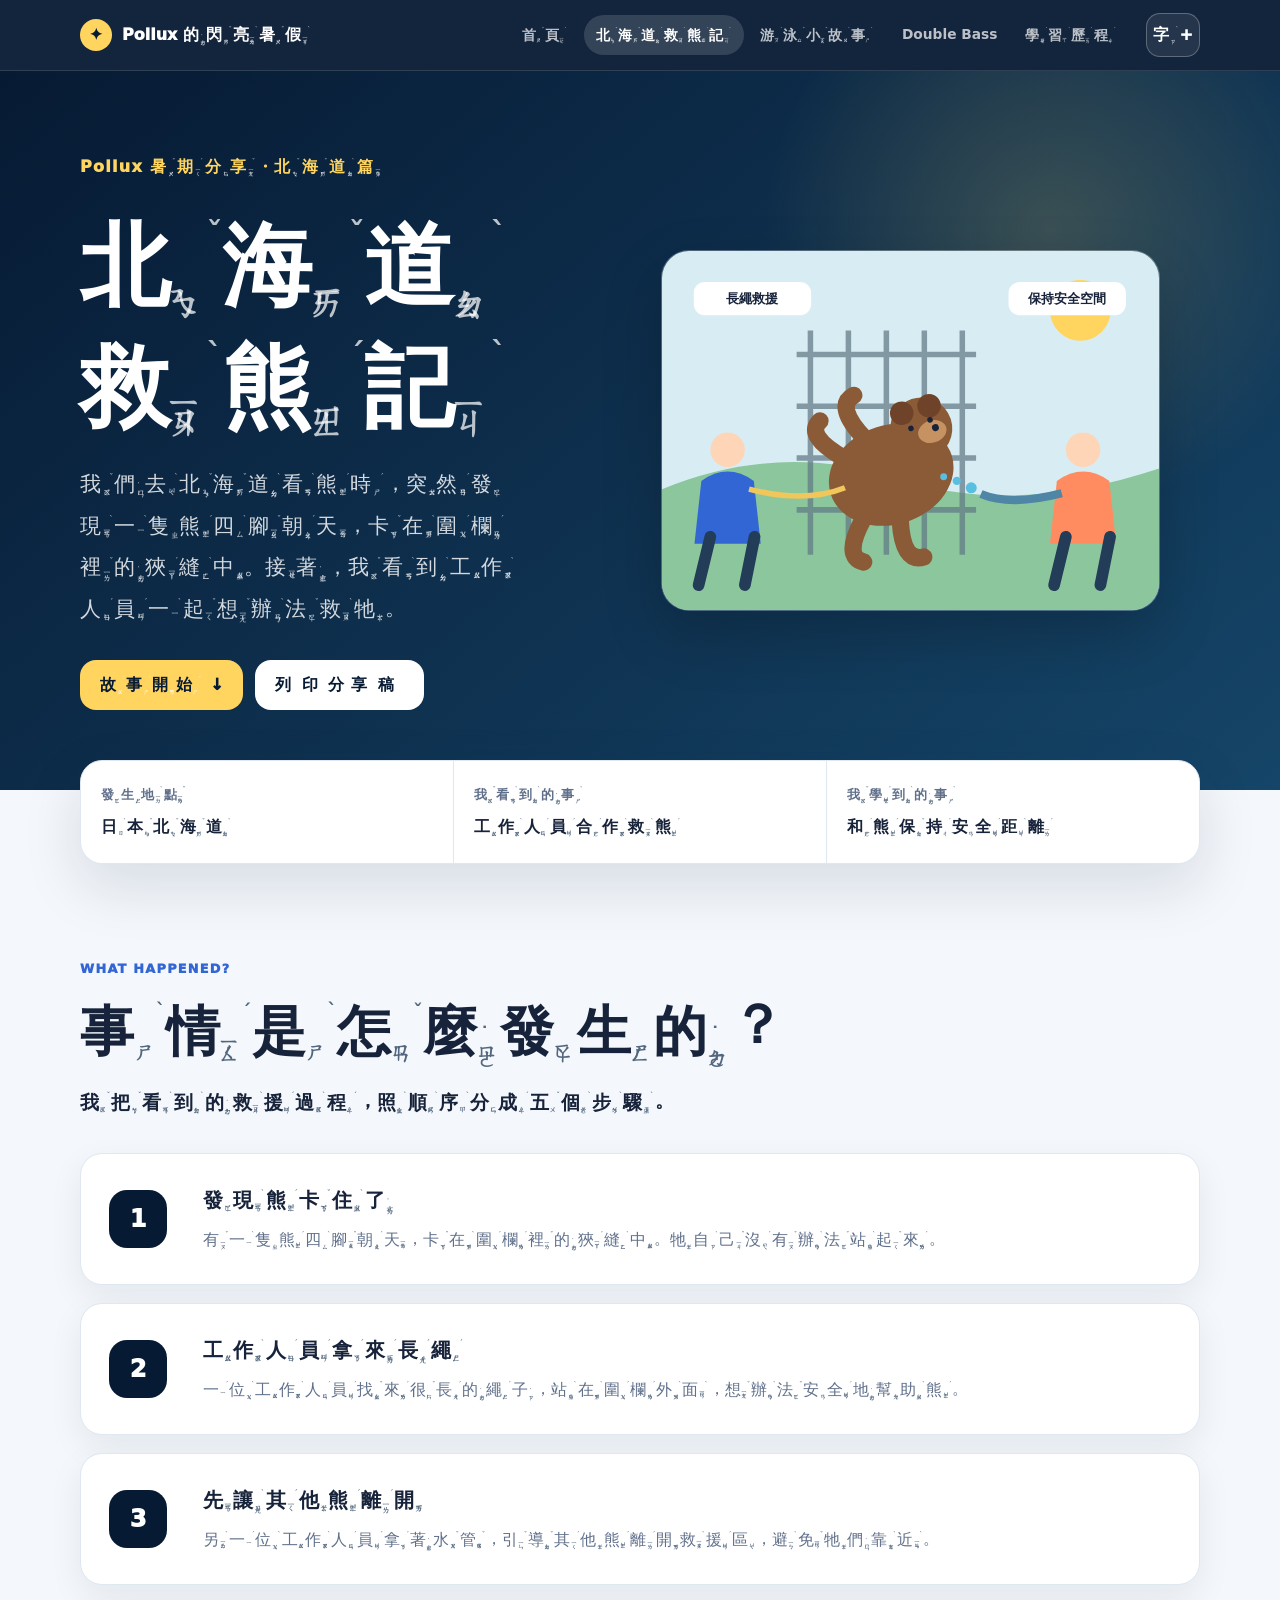
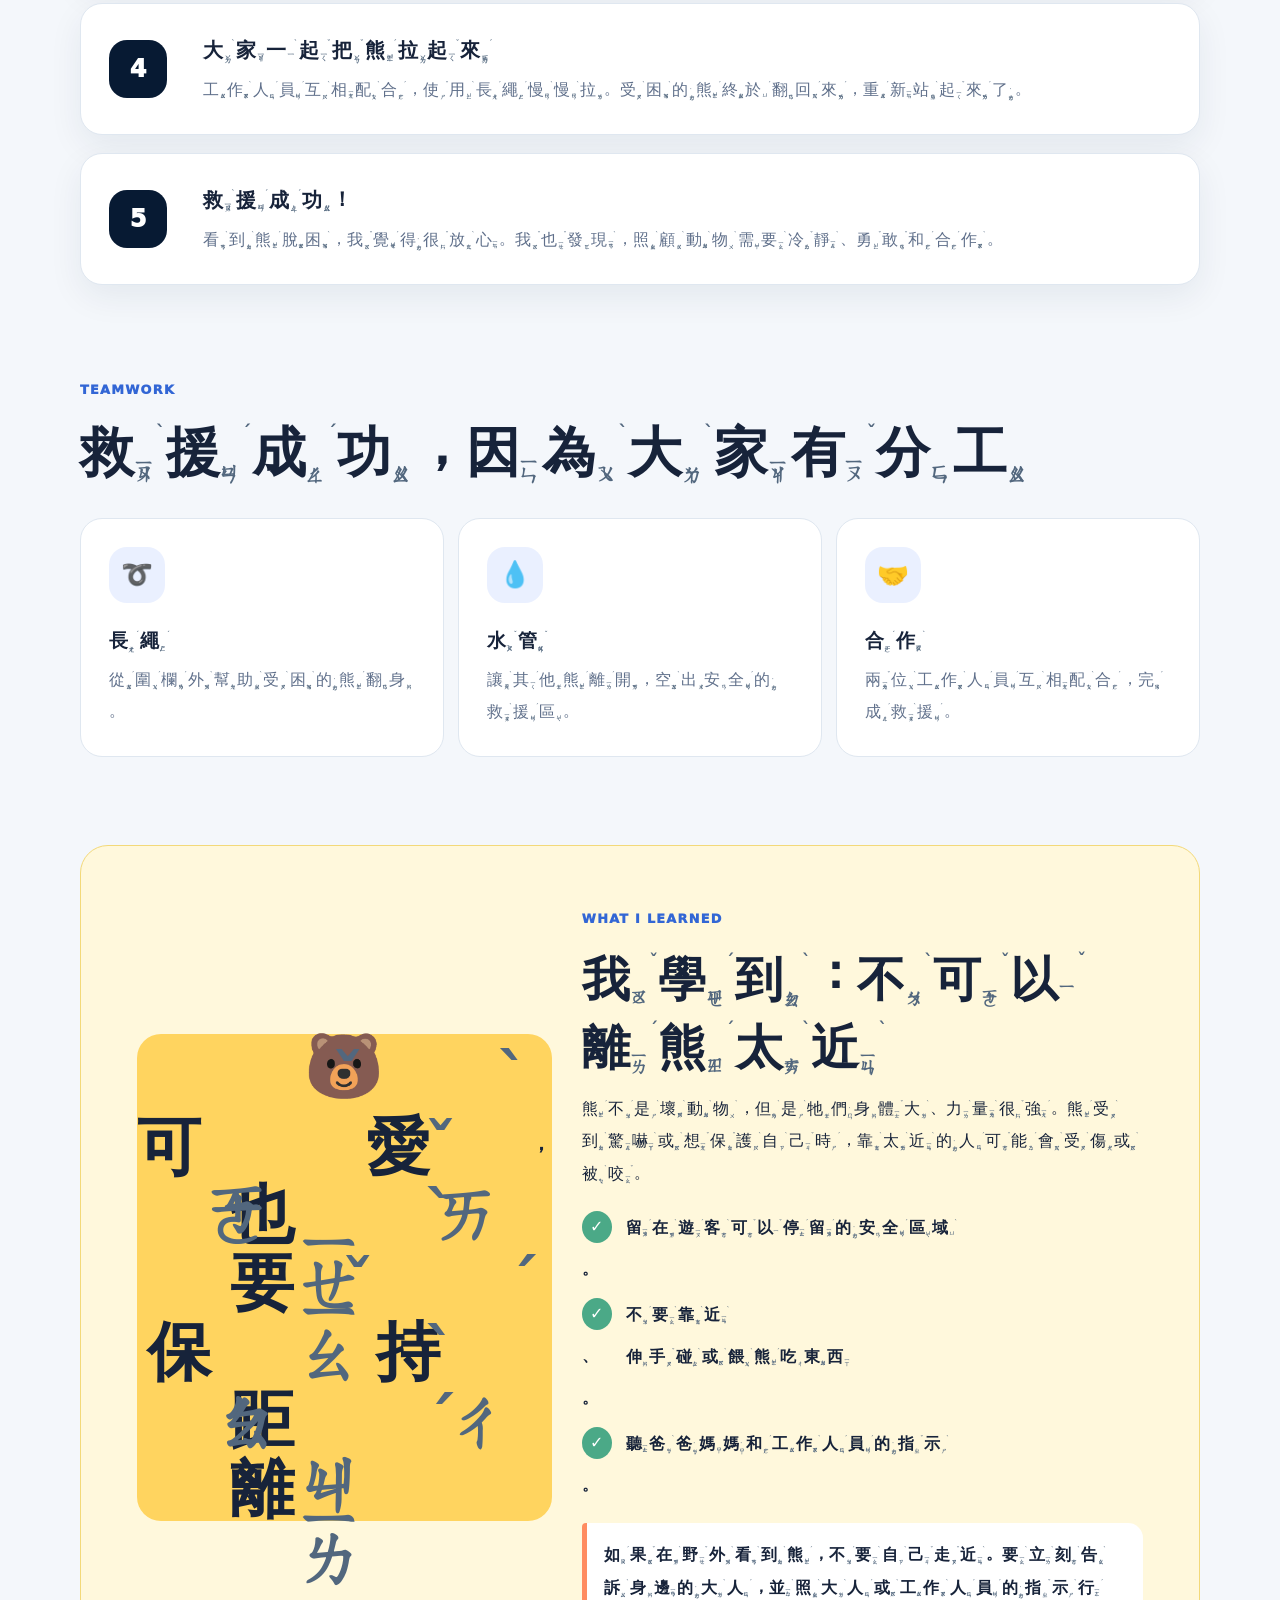
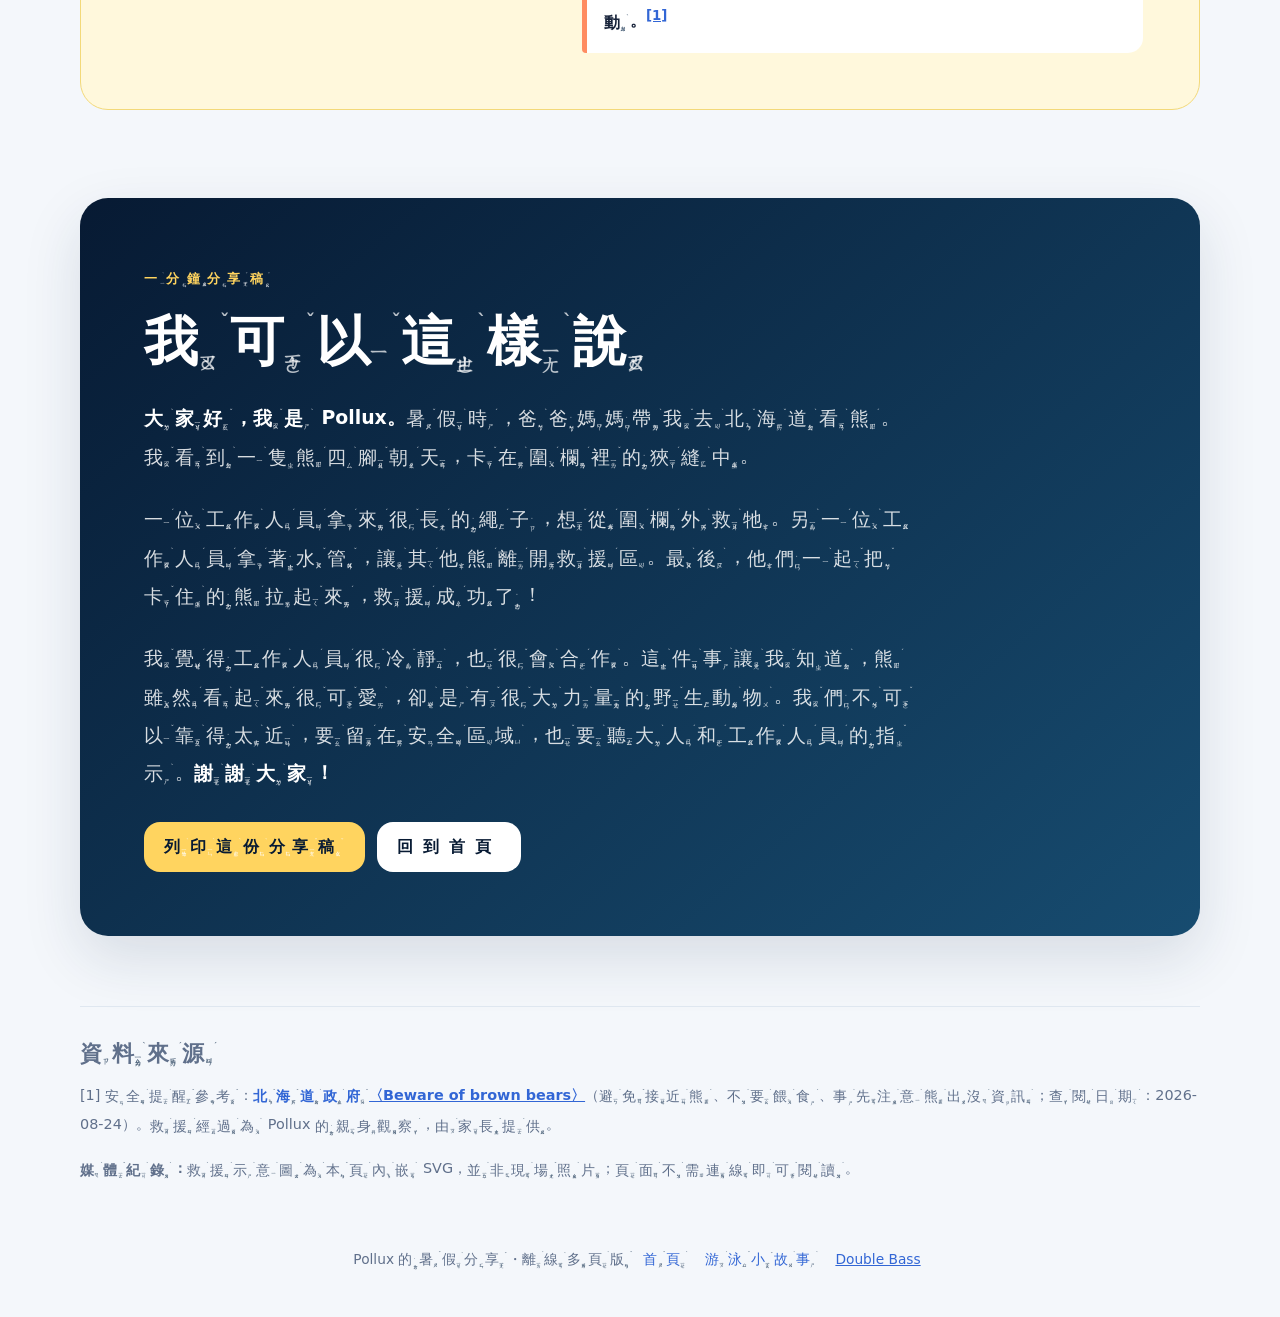
<file: summer-share.html>
<!doctype html>
<html lang="zh-Hant-TW">
<head>
  <meta charset="utf-8">
  <meta name="viewport" content="width=device-width, initial-scale=1">
  <meta name="theme-color" content="#071a33">
  <meta name="description" content="Pollux 分享在北海道看到工作人員合作救出受困熊的故事，以及保持安全距離的學習。">
  <title>北海道救熊記｜Pollux 暑期分享</title>
  <style>
    :root {
      color-scheme: light;
      --night: #071a33;
      --ink: #17233a;
      --muted: #60708b;
      --paper: #f4f7fb;
      --surface: #fff;
      --line: #dfe7f0;
      --yellow: #ffd45f;
      --orange: #ff8c61;
      --blue: #3266d5;
      --sky: #ccecf5;
      --green: #4ba987;
      --brown: #8b5a36;
      --shadow: 0 22px 58px rgba(21,43,76,.13);
      --page: min(1120px, calc(100% - 36px));
    }
    * { box-sizing: border-box; }
    html { scroll-behavior: smooth; }
    body {
      margin: 0;
      font-family: ui-rounded, "SF Pro Rounded", "PingFang TC", "Noto Sans TC", system-ui, sans-serif;
      color: var(--ink);
      background: var(--paper);
      line-height: 2;
    }
    body.big-text { font-size: 1.12rem; }
    a { color: var(--blue); }
    button, a { font: inherit; }
    button { cursor: pointer; }
    .zhuyin-run {
      display: inline;
      vertical-align: middle;
    }
    .zhuyin-pair {
      display: inline-flex;
      align-items: center;
      margin-inline-end: .06em;
      vertical-align: middle;
    }
    .hanzi { line-height: 1; }
    .bopomofo {
      position: relative;
      display: inline-block;
      min-width: .78em;
      margin-inline-start: .08em;
      color: #52677e;
      font-size: .38em;
      font-weight: 750;
      line-height: 1;
      vertical-align: middle;
    }
    .bopomofo-symbols {
      display: block;
      writing-mode: vertical-rl;
      text-orientation: upright;
      letter-spacing: .03em;
    }
    .bopomofo.has-side-tone { padding-inline-end: .44em; }
    .bopomofo.has-neutral { padding-block-start: .42em; }
    .tone-mark {
      position: absolute;
      display: block;
      writing-mode: horizontal-tb;
      text-orientation: mixed;
      color: inherit;
      font-size: .92em;
      font-weight: 800;
      line-height: 1;
    }
    .tone-2, .tone-3, .tone-4 {
      right: -.02em;
      bottom: .58em;
    }
    .tone-neutral {
      top: -.02em;
      left: .39em;
      transform: translateX(-50%);
    }
    .site-header .bopomofo,
    .hero .bopomofo,
    .script-card .bopomofo { color: rgba(255,255,255,.72); }
    :focus-visible { outline: 4px solid var(--yellow); outline-offset: 4px; }
    .skip-link {
      position: fixed;
      left: 16px;
      top: -70px;
      z-index: 100;
      padding: 10px 16px;
      border-radius: 12px;
      background: #fff;
      color: var(--ink);
      font-weight: 900;
    }
    .skip-link:focus { top: 14px; }
    .site-header {
      position: sticky;
      top: 0;
      z-index: 50;
      background: rgba(7,26,51,.95);
      backdrop-filter: blur(14px);
      border-bottom: 1px solid rgba(255,255,255,.12);
    }
    .header-inner {
      width: var(--page);
      min-height: 70px;
      margin: auto;
      display: flex;
      align-items: center;
      gap: 18px;
    }
    .brand {
      display: inline-flex;
      align-items: center;
      gap: 10px;
      color: #fff;
      font-weight: 950;
      text-decoration: none;
      white-space: nowrap;
    }
    .brand-star {
      width: 32px;
      aspect-ratio: 1;
      display: grid;
      place-items: center;
      border-radius: 50%;
      background: var(--yellow);
      color: var(--night);
    }
    .site-nav {
      display: flex;
      gap: 4px;
      margin-left: auto;
      overflow-x: auto;
      scrollbar-width: none;
    }
    .site-nav a {
      padding: 9px 12px;
      border-radius: 999px;
      color: rgba(255,255,255,.72);
      font-size: .86rem;
      font-weight: 850;
      line-height: 1.55;
      text-decoration: none;
      white-space: nowrap;
    }
    .site-nav a:hover,
    .site-nav a[aria-current="page"] { color: #fff; background: rgba(255,255,255,.14); }
    .text-button {
      min-width: 44px;
      min-height: 44px;
      border: 1px solid rgba(255,255,255,.26);
      border-radius: 14px;
      background: rgba(255,255,255,.08);
      color: #fff;
      font-weight: 950;
    }
    .hero {
      color: #fff;
      background:
        radial-gradient(circle at 82% 22%, rgba(255,212,95,.18), transparent 24%),
        linear-gradient(140deg, var(--night), #154568);
    }
    .hero-inner {
      width: var(--page);
      min-height: 660px;
      margin: auto;
      padding: 80px 0;
      display: grid;
      grid-template-columns: .88fr 1.12fr;
      gap: clamp(36px, 7vw, 86px);
      align-items: center;
    }
    .eyebrow {
      margin: 0 0 14px;
      color: var(--yellow);
      font-weight: 950;
      letter-spacing: .08em;
    }
    h1 {
      margin: 0;
      font-size: clamp(3rem, 7vw, 6rem);
      line-height: 1.28;
      letter-spacing: -.055em;
    }
    .hero-copy {
      margin: 24px 0 0;
      color: rgba(255,255,255,.82);
      font-size: clamp(1.08rem, 2vw, 1.3rem);
    }
    .button-row { display: flex; flex-wrap: wrap; gap: 12px; margin-top: 30px; }
    .button {
      min-height: 50px;
      display: inline-flex;
      align-items: center;
      justify-content: center;
      gap: 8px;
      padding: 12px 20px;
      border: 0;
      border-radius: 16px;
      background: var(--yellow);
      color: var(--night);
      font-weight: 950;
      line-height: 1.55;
      text-decoration: none;
    }
    .button.secondary { background: #fff; color: var(--night); }
    .rescue-scene {
      overflow: hidden;
      border: 1px solid rgba(255,255,255,.2);
      border-radius: 28px;
      background: rgba(255,255,255,.08);
      box-shadow: 0 24px 60px rgba(0,0,0,.2);
    }
    .rescue-scene svg { display: block; width: 100%; height: auto; }
    main { width: var(--page); margin: auto; }
    .orientation {
      display: grid;
      grid-template-columns: repeat(3, 1fr);
      gap: 1px;
      margin-top: -30px;
      position: relative;
      border: 1px solid var(--line);
      border-radius: 22px;
      overflow: hidden;
      background: var(--line);
      box-shadow: var(--shadow);
    }
    .orientation div { padding: 20px; background: #fff; }
    .orientation small { display: block; color: var(--muted); font-weight: 850; }
    .orientation strong { display: block; margin-top: 2px; }
    .section {
      scroll-margin-top: 96px;
      margin-top: 88px;
    }
    .section-label { color: var(--blue); font-size: .8rem; font-weight: 950; letter-spacing: .1em; }
    h2 {
      margin: 5px 0 0;
      font-size: clamp(2rem, 4.5vw, 3.35rem);
      line-height: 1.35;
      letter-spacing: -.045em;
    }
    .lead { max-width: 780px; margin: 18px 0 0; font-size: 1.2rem; font-weight: 750; }
    .timeline { display: grid; gap: 18px; margin-top: 32px; }
    .step {
      display: grid;
      grid-template-columns: 72px 1fr;
      gap: 22px;
      align-items: center;
      min-height: 132px;
      padding: 22px 28px;
      border: 1px solid var(--line);
      border-radius: 22px;
      background: #fff;
      box-shadow: 0 12px 34px rgba(21,43,76,.07);
    }
    .step-number {
      width: 58px;
      aspect-ratio: 1;
      display: grid;
      place-items: center;
      border-radius: 18px;
      background: var(--night);
      color: #fff;
      font-size: 1.5rem;
      font-weight: 1000;
    }
    .step h3 { margin: 0; font-size: 1.28rem; line-height: 1.65; }
    .step p { margin: 6px 0 0; color: var(--muted); }
    .teamwork {
      display: grid;
      grid-template-columns: repeat(3, 1fr);
      gap: 14px;
      margin-top: 32px;
    }
    .role {
      padding: 28px;
      border-radius: 22px;
      background: #fff;
      border: 1px solid var(--line);
    }
    .role-icon {
      width: 56px;
      aspect-ratio: 1;
      display: grid;
      place-items: center;
      border-radius: 18px;
      background: #eaf0ff;
      font-size: 1.6rem;
    }
    .role h3 { margin: 18px 0 4px; }
    .role p { margin: 0; color: var(--muted); }
    .safety {
      display: grid;
      grid-template-columns: .85fr 1.15fr;
      gap: 30px;
      align-items: center;
      padding: clamp(28px, 5vw, 56px);
      border-radius: 28px;
      background: #fff8dc;
      border: 1px solid #f3d979;
    }
    .safety-badge {
      min-height: 260px;
      display: grid;
      place-items: center;
      align-content: center;
      border-radius: 24px;
      background: var(--yellow);
      text-align: center;
    }
    .safety-badge span { font-size: 4rem; line-height: 1; }
    .safety-badge strong { margin-top: 12px; font-size: 1.25rem; }
    .safety h2 { font-size: clamp(2rem, 4vw, 3rem); }
    .safety-list { margin: 22px 0 0; padding: 0; list-style: none; }
    .safety-list li {
      display: grid;
      grid-template-columns: 34px 1fr;
      gap: 10px;
      margin: 13px 0;
      font-weight: 850;
    }
    .safety-list li::before {
      content: "✓";
      width: 30px;
      aspect-ratio: 1;
      display: grid;
      place-items: center;
      border-radius: 50%;
      background: var(--green);
      color: #fff;
    }
    .adult-cue {
      margin-top: 22px;
      padding: 15px 17px;
      border-left: 5px solid var(--orange);
      border-radius: 4px 15px 15px 4px;
      background: #fff;
      font-weight: 850;
    }
    .script-card {
      padding: clamp(28px, 6vw, 64px);
      border-radius: 28px;
      background: linear-gradient(140deg, var(--night), #174c70);
      color: #fff;
      box-shadow: var(--shadow);
    }
    .script-card .section-label { color: var(--yellow); }
    .script-card p { max-width: 780px; margin: 24px 0 0; color: rgba(255,255,255,.84); font-size: 1.18rem; }
    .script-card strong { color: #fff; }
    .source {
      margin: 70px 0 36px;
      padding-top: 24px;
      border-top: 1px solid var(--line);
      color: var(--muted);
      font-size: .9rem;
    }
    .source a { font-weight: 850; }
    footer { padding: 26px 18px 44px; text-align: center; color: var(--muted); font-size: .86rem; }
    footer a { margin: 0 6px; }
    @media (max-width: 860px) {
      .header-inner { flex-wrap: wrap; padding: 10px 0; }
      .site-nav { order: 3; width: 100%; margin-left: 0; padding-bottom: 2px; }
      .text-button { margin-left: auto; }
      .hero-inner { min-height: auto; grid-template-columns: 1fr; padding: 70px 0 86px; }
      .rescue-scene { max-width: 650px; }
      .safety { grid-template-columns: 1fr; }
    }
    @media (max-width: 600px) {
      :root { --page: min(100% - 24px, 1120px); }
      .brand span:last-child { display: none; }
      .hero-inner { padding-top: 50px; }
      .button-row { display: grid; }
      .orientation { grid-template-columns: 1fr; }
      .orientation div { padding: 14px 18px; }
      .section { margin-top: 68px; scroll-margin-top: 142px; }
      .step { grid-template-columns: 48px 1fr; gap: 14px; padding: 18px; }
      .step-number { width: 44px; border-radius: 14px; font-size: 1.1rem; }
      .teamwork { grid-template-columns: 1fr; }
      .safety { padding: 24px 20px; }
      .safety-badge { min-height: 190px; }
    }
    @media print {
      .site-header, .button-row { display: none !important; }
      .hero { color: var(--ink); background: #fff; }
      .hero-inner { min-height: auto; padding: 24px 0; grid-template-columns: 1fr; }
      .hero-copy { color: var(--ink); }
      .rescue-scene { max-width: 620px; }
      .orientation { margin-top: 18px; box-shadow: none; }
      .section { margin-top: 36px; break-inside: avoid; }
      .step, .script-card { box-shadow: none; }
      .script-card { background: #fff; color: var(--ink); border: 2px solid var(--night); }
      .script-card .section-label, .script-card p, .script-card strong, .script-card .bopomofo { color: var(--ink); }
    }
    @media (prefers-reduced-motion: reduce) { html { scroll-behavior: auto; } }
  </style>
</head>
<body>
  <a class="skip-link" href="#main"><span class="zhuyin-run" aria-label="跳到故事內容"><span class="zhuyin-pair" aria-hidden="true"><span class="hanzi">跳</span><span class="bopomofo has-side-tone"><span class="bopomofo-symbols">ㄊㄧㄠ</span><span class="tone-mark tone-4">ˋ</span></span></span><span class="zhuyin-pair" aria-hidden="true"><span class="hanzi">到</span><span class="bopomofo has-side-tone"><span class="bopomofo-symbols">ㄉㄠ</span><span class="tone-mark tone-4">ˋ</span></span></span><span class="zhuyin-pair" aria-hidden="true"><span class="hanzi">故</span><span class="bopomofo has-side-tone"><span class="bopomofo-symbols">ㄍㄨ</span><span class="tone-mark tone-4">ˋ</span></span></span><span class="zhuyin-pair" aria-hidden="true"><span class="hanzi">事</span><span class="bopomofo has-side-tone"><span class="bopomofo-symbols">ㄕ</span><span class="tone-mark tone-4">ˋ</span></span></span><span class="zhuyin-pair" aria-hidden="true"><span class="hanzi">內</span><span class="bopomofo has-side-tone"><span class="bopomofo-symbols">ㄋㄟ</span><span class="tone-mark tone-4">ˋ</span></span></span><span class="zhuyin-pair" aria-hidden="true"><span class="hanzi">容</span><span class="bopomofo has-side-tone"><span class="bopomofo-symbols">ㄖㄨㄥ</span><span class="tone-mark tone-2">ˊ</span></span></span></span></a>
  <header class="site-header">
    <div class="header-inner">
      <a class="brand" href="index.html" aria-label="回到 Pollux 暑假故事首頁"><span class="brand-star" aria-hidden="true">✦</span><span>Pollux <span class="zhuyin-run" aria-label="的閃亮暑假"><span class="zhuyin-pair" aria-hidden="true"><span class="hanzi">的</span><span class="bopomofo has-neutral"><span class="bopomofo-symbols">ㄉㄜ</span><span class="tone-mark tone-neutral">˙</span></span></span><span class="zhuyin-pair" aria-hidden="true"><span class="hanzi">閃</span><span class="bopomofo has-side-tone"><span class="bopomofo-symbols">ㄕㄢ</span><span class="tone-mark tone-3">ˇ</span></span></span><span class="zhuyin-pair" aria-hidden="true"><span class="hanzi">亮</span><span class="bopomofo has-side-tone"><span class="bopomofo-symbols">ㄌㄧㄤ</span><span class="tone-mark tone-4">ˋ</span></span></span><span class="zhuyin-pair" aria-hidden="true"><span class="hanzi">暑</span><span class="bopomofo has-side-tone"><span class="bopomofo-symbols">ㄕㄨ</span><span class="tone-mark tone-3">ˇ</span></span></span><span class="zhuyin-pair" aria-hidden="true"><span class="hanzi">假</span><span class="bopomofo has-side-tone"><span class="bopomofo-symbols">ㄐㄧㄚ</span><span class="tone-mark tone-4">ˋ</span></span></span></span></span></a>
      <nav class="site-nav" aria-label="網站分頁">
        <a href="index.html"><span class="zhuyin-run" aria-label="首頁"><span class="zhuyin-pair" aria-hidden="true"><span class="hanzi">首</span><span class="bopomofo has-side-tone"><span class="bopomofo-symbols">ㄕㄡ</span><span class="tone-mark tone-3">ˇ</span></span></span><span class="zhuyin-pair" aria-hidden="true"><span class="hanzi">頁</span><span class="bopomofo has-side-tone"><span class="bopomofo-symbols">ㄧㄝ</span><span class="tone-mark tone-4">ˋ</span></span></span></span></a>
        <a href="summer-share.html" aria-current="page"><span class="zhuyin-run" aria-label="北海道救熊記"><span class="zhuyin-pair" aria-hidden="true"><span class="hanzi">北</span><span class="bopomofo has-side-tone"><span class="bopomofo-symbols">ㄅㄟ</span><span class="tone-mark tone-3">ˇ</span></span></span><span class="zhuyin-pair" aria-hidden="true"><span class="hanzi">海</span><span class="bopomofo has-side-tone"><span class="bopomofo-symbols">ㄏㄞ</span><span class="tone-mark tone-3">ˇ</span></span></span><span class="zhuyin-pair" aria-hidden="true"><span class="hanzi">道</span><span class="bopomofo has-side-tone"><span class="bopomofo-symbols">ㄉㄠ</span><span class="tone-mark tone-4">ˋ</span></span></span><span class="zhuyin-pair" aria-hidden="true"><span class="hanzi">救</span><span class="bopomofo has-side-tone"><span class="bopomofo-symbols">ㄐㄧㄡ</span><span class="tone-mark tone-4">ˋ</span></span></span><span class="zhuyin-pair" aria-hidden="true"><span class="hanzi">熊</span><span class="bopomofo has-side-tone"><span class="bopomofo-symbols">ㄒㄩㄥ</span><span class="tone-mark tone-2">ˊ</span></span></span><span class="zhuyin-pair" aria-hidden="true"><span class="hanzi">記</span><span class="bopomofo has-side-tone"><span class="bopomofo-symbols">ㄐㄧ</span><span class="tone-mark tone-4">ˋ</span></span></span></span></a>
        <a href="swimming-share.html"><span class="zhuyin-run" aria-label="游泳小故事"><span class="zhuyin-pair" aria-hidden="true"><span class="hanzi">游</span><span class="bopomofo has-side-tone"><span class="bopomofo-symbols">ㄧㄡ</span><span class="tone-mark tone-2">ˊ</span></span></span><span class="zhuyin-pair" aria-hidden="true"><span class="hanzi">泳</span><span class="bopomofo has-side-tone"><span class="bopomofo-symbols">ㄩㄥ</span><span class="tone-mark tone-3">ˇ</span></span></span><span class="zhuyin-pair" aria-hidden="true"><span class="hanzi">小</span><span class="bopomofo has-side-tone"><span class="bopomofo-symbols">ㄒㄧㄠ</span><span class="tone-mark tone-3">ˇ</span></span></span><span class="zhuyin-pair" aria-hidden="true"><span class="hanzi">故</span><span class="bopomofo has-side-tone"><span class="bopomofo-symbols">ㄍㄨ</span><span class="tone-mark tone-4">ˋ</span></span></span><span class="zhuyin-pair" aria-hidden="true"><span class="hanzi">事</span><span class="bopomofo has-side-tone"><span class="bopomofo-symbols">ㄕ</span><span class="tone-mark tone-4">ˋ</span></span></span></span></a>
        <a href="double-bass-review.html">Double Bass</a>
        <a href="learning-portfolio/index.html"><span class="zhuyin-run" aria-label="學習歷程"><span class="zhuyin-pair" aria-hidden="true"><span class="hanzi">學</span><span class="bopomofo has-side-tone"><span class="bopomofo-symbols">ㄒㄩㄝ</span><span class="tone-mark tone-2">ˊ</span></span></span><span class="zhuyin-pair" aria-hidden="true"><span class="hanzi">習</span><span class="bopomofo has-side-tone"><span class="bopomofo-symbols">ㄒㄧ</span><span class="tone-mark tone-2">ˊ</span></span></span><span class="zhuyin-pair" aria-hidden="true"><span class="hanzi">歷</span><span class="bopomofo has-side-tone"><span class="bopomofo-symbols">ㄌㄧ</span><span class="tone-mark tone-4">ˋ</span></span></span><span class="zhuyin-pair" aria-hidden="true"><span class="hanzi">程</span><span class="bopomofo has-side-tone"><span class="bopomofo-symbols">ㄔㄥ</span><span class="tone-mark tone-2">ˊ</span></span></span></span></a>
      </nav>
      <button class="text-button" id="textToggle" type="button" aria-pressed="false" aria-label="切換大字分享模式"><span class="zhuyin-run" aria-label="字"><span class="zhuyin-pair" aria-hidden="true"><span class="hanzi">字</span><span class="bopomofo has-side-tone"><span class="bopomofo-symbols">ㄗ</span><span class="tone-mark tone-4">ˋ</span></span></span></span>+</button>
    </div>
  </header>

  <section class="hero" aria-labelledby="page-title">
    <div class="hero-inner">
      <div>
        <p class="eyebrow">Pollux <span class="zhuyin-run" aria-label="暑期分享"><span class="zhuyin-pair" aria-hidden="true"><span class="hanzi">暑</span><span class="bopomofo has-side-tone"><span class="bopomofo-symbols">ㄕㄨ</span><span class="tone-mark tone-3">ˇ</span></span></span><span class="zhuyin-pair" aria-hidden="true"><span class="hanzi">期</span><span class="bopomofo has-side-tone"><span class="bopomofo-symbols">ㄑㄧ</span><span class="tone-mark tone-2">ˊ</span></span></span><span class="zhuyin-pair" aria-hidden="true"><span class="hanzi">分</span><span class="bopomofo"><span class="bopomofo-symbols">ㄈㄣ</span></span></span><span class="zhuyin-pair" aria-hidden="true"><span class="hanzi">享</span><span class="bopomofo has-side-tone"><span class="bopomofo-symbols">ㄒㄧㄤ</span><span class="tone-mark tone-3">ˇ</span></span></span></span>・<span class="zhuyin-run" aria-label="北海道篇"><span class="zhuyin-pair" aria-hidden="true"><span class="hanzi">北</span><span class="bopomofo has-side-tone"><span class="bopomofo-symbols">ㄅㄟ</span><span class="tone-mark tone-3">ˇ</span></span></span><span class="zhuyin-pair" aria-hidden="true"><span class="hanzi">海</span><span class="bopomofo has-side-tone"><span class="bopomofo-symbols">ㄏㄞ</span><span class="tone-mark tone-3">ˇ</span></span></span><span class="zhuyin-pair" aria-hidden="true"><span class="hanzi">道</span><span class="bopomofo has-side-tone"><span class="bopomofo-symbols">ㄉㄠ</span><span class="tone-mark tone-4">ˋ</span></span></span><span class="zhuyin-pair" aria-hidden="true"><span class="hanzi">篇</span><span class="bopomofo"><span class="bopomofo-symbols">ㄆㄧㄢ</span></span></span></span></p>
        <h1 id="page-title"><span class="zhuyin-run" aria-label="北海道"><span class="zhuyin-pair" aria-hidden="true"><span class="hanzi">北</span><span class="bopomofo has-side-tone"><span class="bopomofo-symbols">ㄅㄟ</span><span class="tone-mark tone-3">ˇ</span></span></span><span class="zhuyin-pair" aria-hidden="true"><span class="hanzi">海</span><span class="bopomofo has-side-tone"><span class="bopomofo-symbols">ㄏㄞ</span><span class="tone-mark tone-3">ˇ</span></span></span><span class="zhuyin-pair" aria-hidden="true"><span class="hanzi">道</span><span class="bopomofo has-side-tone"><span class="bopomofo-symbols">ㄉㄠ</span><span class="tone-mark tone-4">ˋ</span></span></span></span><br><span class="zhuyin-run" aria-label="救熊記"><span class="zhuyin-pair" aria-hidden="true"><span class="hanzi">救</span><span class="bopomofo has-side-tone"><span class="bopomofo-symbols">ㄐㄧㄡ</span><span class="tone-mark tone-4">ˋ</span></span></span><span class="zhuyin-pair" aria-hidden="true"><span class="hanzi">熊</span><span class="bopomofo has-side-tone"><span class="bopomofo-symbols">ㄒㄩㄥ</span><span class="tone-mark tone-2">ˊ</span></span></span><span class="zhuyin-pair" aria-hidden="true"><span class="hanzi">記</span><span class="bopomofo has-side-tone"><span class="bopomofo-symbols">ㄐㄧ</span><span class="tone-mark tone-4">ˋ</span></span></span></span></h1>
        <p class="hero-copy"><span class="zhuyin-run" aria-label="我們去北海道看熊時"><span class="zhuyin-pair" aria-hidden="true"><span class="hanzi">我</span><span class="bopomofo has-side-tone"><span class="bopomofo-symbols">ㄨㄛ</span><span class="tone-mark tone-3">ˇ</span></span></span><span class="zhuyin-pair" aria-hidden="true"><span class="hanzi">們</span><span class="bopomofo has-neutral"><span class="bopomofo-symbols">ㄇㄣ</span><span class="tone-mark tone-neutral">˙</span></span></span><span class="zhuyin-pair" aria-hidden="true"><span class="hanzi">去</span><span class="bopomofo has-side-tone"><span class="bopomofo-symbols">ㄑㄩ</span><span class="tone-mark tone-4">ˋ</span></span></span><span class="zhuyin-pair" aria-hidden="true"><span class="hanzi">北</span><span class="bopomofo has-side-tone"><span class="bopomofo-symbols">ㄅㄟ</span><span class="tone-mark tone-3">ˇ</span></span></span><span class="zhuyin-pair" aria-hidden="true"><span class="hanzi">海</span><span class="bopomofo has-side-tone"><span class="bopomofo-symbols">ㄏㄞ</span><span class="tone-mark tone-3">ˇ</span></span></span><span class="zhuyin-pair" aria-hidden="true"><span class="hanzi">道</span><span class="bopomofo has-side-tone"><span class="bopomofo-symbols">ㄉㄠ</span><span class="tone-mark tone-4">ˋ</span></span></span><span class="zhuyin-pair" aria-hidden="true"><span class="hanzi">看</span><span class="bopomofo has-side-tone"><span class="bopomofo-symbols">ㄎㄢ</span><span class="tone-mark tone-4">ˋ</span></span></span><span class="zhuyin-pair" aria-hidden="true"><span class="hanzi">熊</span><span class="bopomofo has-side-tone"><span class="bopomofo-symbols">ㄒㄩㄥ</span><span class="tone-mark tone-2">ˊ</span></span></span><span class="zhuyin-pair" aria-hidden="true"><span class="hanzi">時</span><span class="bopomofo has-side-tone"><span class="bopomofo-symbols">ㄕ</span><span class="tone-mark tone-2">ˊ</span></span></span></span>，<span class="zhuyin-run" aria-label="突然發現一隻熊四腳朝天"><span class="zhuyin-pair" aria-hidden="true"><span class="hanzi">突</span><span class="bopomofo"><span class="bopomofo-symbols">ㄊㄨ</span></span></span><span class="zhuyin-pair" aria-hidden="true"><span class="hanzi">然</span><span class="bopomofo has-side-tone"><span class="bopomofo-symbols">ㄖㄢ</span><span class="tone-mark tone-2">ˊ</span></span></span><span class="zhuyin-pair" aria-hidden="true"><span class="hanzi">發</span><span class="bopomofo"><span class="bopomofo-symbols">ㄈㄚ</span></span></span><span class="zhuyin-pair" aria-hidden="true"><span class="hanzi">現</span><span class="bopomofo has-side-tone"><span class="bopomofo-symbols">ㄒㄧㄢ</span><span class="tone-mark tone-4">ˋ</span></span></span><span class="zhuyin-pair" aria-hidden="true"><span class="hanzi">一</span><span class="bopomofo has-side-tone"><span class="bopomofo-symbols">ㄧ</span><span class="tone-mark tone-4">ˋ</span></span></span><span class="zhuyin-pair" aria-hidden="true"><span class="hanzi">隻</span><span class="bopomofo"><span class="bopomofo-symbols">ㄓ</span></span></span><span class="zhuyin-pair" aria-hidden="true"><span class="hanzi">熊</span><span class="bopomofo has-side-tone"><span class="bopomofo-symbols">ㄒㄩㄥ</span><span class="tone-mark tone-2">ˊ</span></span></span><span class="zhuyin-pair" aria-hidden="true"><span class="hanzi">四</span><span class="bopomofo has-side-tone"><span class="bopomofo-symbols">ㄙ</span><span class="tone-mark tone-4">ˋ</span></span></span><span class="zhuyin-pair" aria-hidden="true"><span class="hanzi">腳</span><span class="bopomofo has-side-tone"><span class="bopomofo-symbols">ㄐㄧㄠ</span><span class="tone-mark tone-3">ˇ</span></span></span><span class="zhuyin-pair" aria-hidden="true"><span class="hanzi">朝</span><span class="bopomofo has-side-tone"><span class="bopomofo-symbols">ㄔㄠ</span><span class="tone-mark tone-2">ˊ</span></span></span><span class="zhuyin-pair" aria-hidden="true"><span class="hanzi">天</span><span class="bopomofo"><span class="bopomofo-symbols">ㄊㄧㄢ</span></span></span></span>，<span class="zhuyin-run" aria-label="卡在圍欄裡的狹縫中"><span class="zhuyin-pair" aria-hidden="true"><span class="hanzi">卡</span><span class="bopomofo has-side-tone"><span class="bopomofo-symbols">ㄎㄚ</span><span class="tone-mark tone-3">ˇ</span></span></span><span class="zhuyin-pair" aria-hidden="true"><span class="hanzi">在</span><span class="bopomofo has-side-tone"><span class="bopomofo-symbols">ㄗㄞ</span><span class="tone-mark tone-4">ˋ</span></span></span><span class="zhuyin-pair" aria-hidden="true"><span class="hanzi">圍</span><span class="bopomofo has-side-tone"><span class="bopomofo-symbols">ㄨㄟ</span><span class="tone-mark tone-2">ˊ</span></span></span><span class="zhuyin-pair" aria-hidden="true"><span class="hanzi">欄</span><span class="bopomofo has-side-tone"><span class="bopomofo-symbols">ㄌㄢ</span><span class="tone-mark tone-2">ˊ</span></span></span><span class="zhuyin-pair" aria-hidden="true"><span class="hanzi">裡</span><span class="bopomofo has-side-tone"><span class="bopomofo-symbols">ㄌㄧ</span><span class="tone-mark tone-3">ˇ</span></span></span><span class="zhuyin-pair" aria-hidden="true"><span class="hanzi">的</span><span class="bopomofo has-neutral"><span class="bopomofo-symbols">ㄉㄜ</span><span class="tone-mark tone-neutral">˙</span></span></span><span class="zhuyin-pair" aria-hidden="true"><span class="hanzi">狹</span><span class="bopomofo has-side-tone"><span class="bopomofo-symbols">ㄒㄧㄚ</span><span class="tone-mark tone-2">ˊ</span></span></span><span class="zhuyin-pair" aria-hidden="true"><span class="hanzi">縫</span><span class="bopomofo has-side-tone"><span class="bopomofo-symbols">ㄈㄥ</span><span class="tone-mark tone-4">ˋ</span></span></span><span class="zhuyin-pair" aria-hidden="true"><span class="hanzi">中</span><span class="bopomofo"><span class="bopomofo-symbols">ㄓㄨㄥ</span></span></span></span>。<span class="zhuyin-run" aria-label="接著"><span class="zhuyin-pair" aria-hidden="true"><span class="hanzi">接</span><span class="bopomofo"><span class="bopomofo-symbols">ㄐㄧㄝ</span></span></span><span class="zhuyin-pair" aria-hidden="true"><span class="hanzi">著</span><span class="bopomofo has-neutral"><span class="bopomofo-symbols">ㄓㄜ</span><span class="tone-mark tone-neutral">˙</span></span></span></span>，<span class="zhuyin-run" aria-label="我看到工作人員一起想辦法救牠"><span class="zhuyin-pair" aria-hidden="true"><span class="hanzi">我</span><span class="bopomofo has-side-tone"><span class="bopomofo-symbols">ㄨㄛ</span><span class="tone-mark tone-3">ˇ</span></span></span><span class="zhuyin-pair" aria-hidden="true"><span class="hanzi">看</span><span class="bopomofo has-side-tone"><span class="bopomofo-symbols">ㄎㄢ</span><span class="tone-mark tone-4">ˋ</span></span></span><span class="zhuyin-pair" aria-hidden="true"><span class="hanzi">到</span><span class="bopomofo has-side-tone"><span class="bopomofo-symbols">ㄉㄠ</span><span class="tone-mark tone-4">ˋ</span></span></span><span class="zhuyin-pair" aria-hidden="true"><span class="hanzi">工</span><span class="bopomofo"><span class="bopomofo-symbols">ㄍㄨㄥ</span></span></span><span class="zhuyin-pair" aria-hidden="true"><span class="hanzi">作</span><span class="bopomofo has-side-tone"><span class="bopomofo-symbols">ㄗㄨㄛ</span><span class="tone-mark tone-4">ˋ</span></span></span><span class="zhuyin-pair" aria-hidden="true"><span class="hanzi">人</span><span class="bopomofo has-side-tone"><span class="bopomofo-symbols">ㄖㄣ</span><span class="tone-mark tone-2">ˊ</span></span></span><span class="zhuyin-pair" aria-hidden="true"><span class="hanzi">員</span><span class="bopomofo has-side-tone"><span class="bopomofo-symbols">ㄩㄢ</span><span class="tone-mark tone-2">ˊ</span></span></span><span class="zhuyin-pair" aria-hidden="true"><span class="hanzi">一</span><span class="bopomofo has-side-tone"><span class="bopomofo-symbols">ㄧ</span><span class="tone-mark tone-4">ˋ</span></span></span><span class="zhuyin-pair" aria-hidden="true"><span class="hanzi">起</span><span class="bopomofo has-side-tone"><span class="bopomofo-symbols">ㄑㄧ</span><span class="tone-mark tone-3">ˇ</span></span></span><span class="zhuyin-pair" aria-hidden="true"><span class="hanzi">想</span><span class="bopomofo has-side-tone"><span class="bopomofo-symbols">ㄒㄧㄤ</span><span class="tone-mark tone-3">ˇ</span></span></span><span class="zhuyin-pair" aria-hidden="true"><span class="hanzi">辦</span><span class="bopomofo has-side-tone"><span class="bopomofo-symbols">ㄅㄢ</span><span class="tone-mark tone-4">ˋ</span></span></span><span class="zhuyin-pair" aria-hidden="true"><span class="hanzi">法</span><span class="bopomofo has-side-tone"><span class="bopomofo-symbols">ㄈㄚ</span><span class="tone-mark tone-3">ˇ</span></span></span><span class="zhuyin-pair" aria-hidden="true"><span class="hanzi">救</span><span class="bopomofo has-side-tone"><span class="bopomofo-symbols">ㄐㄧㄡ</span><span class="tone-mark tone-4">ˋ</span></span></span><span class="zhuyin-pair" aria-hidden="true"><span class="hanzi">牠</span><span class="bopomofo"><span class="bopomofo-symbols">ㄊㄚ</span></span></span></span>。</p>
        <div class="button-row"><a class="button" href="#story"><span class="zhuyin-run" aria-label="故事開始"><span class="zhuyin-pair" aria-hidden="true"><span class="hanzi">故</span><span class="bopomofo has-side-tone"><span class="bopomofo-symbols">ㄍㄨ</span><span class="tone-mark tone-4">ˋ</span></span></span><span class="zhuyin-pair" aria-hidden="true"><span class="hanzi">事</span><span class="bopomofo has-side-tone"><span class="bopomofo-symbols">ㄕ</span><span class="tone-mark tone-4">ˋ</span></span></span><span class="zhuyin-pair" aria-hidden="true"><span class="hanzi">開</span><span class="bopomofo"><span class="bopomofo-symbols">ㄎㄞ</span></span></span><span class="zhuyin-pair" aria-hidden="true"><span class="hanzi">始</span><span class="bopomofo has-side-tone"><span class="bopomofo-symbols">ㄕ</span><span class="tone-mark tone-3">ˇ</span></span></span></span> ↓</a><button class="button secondary" type="button" onclick="window.print()"><span class="zhuyin-run" aria-label="列印分享稿"><span class="zhuyin-pair" aria-hidden="true"><span class="hanzi">列</span><span class="bopomofo has-side-tone"><span class="bopomofo-symbols">ㄌㄧㄝ</span><span class="tone-mark tone-4">ˋ</span></span></span><span class="zhuyin-pair" aria-hidden="true"><span class="hanzi">印</span><span class="bopomofo has-side-tone"><span class="bopomofo-symbols">ㄧㄣ</span><span class="tone-mark tone-4">ˋ</span></span></span><span class="zhuyin-pair" aria-hidden="true"><span class="hanzi">分</span><span class="bopomofo"><span class="bopomofo-symbols">ㄈㄣ</span></span></span><span class="zhuyin-pair" aria-hidden="true"><span class="hanzi">享</span><span class="bopomofo has-side-tone"><span class="bopomofo-symbols">ㄒㄧㄤ</span><span class="tone-mark tone-3">ˇ</span></span></span><span class="zhuyin-pair" aria-hidden="true"><span class="hanzi">稿</span><span class="bopomofo has-side-tone"><span class="bopomofo-symbols">ㄍㄠ</span><span class="tone-mark tone-3">ˇ</span></span></span></span></button></div>
      </div>
      <figure class="rescue-scene" aria-label="一隻受困的熊與兩位工作人員合作救援的示意圖">
        <svg viewBox="0 0 720 520" role="img" aria-labelledby="scene-title scene-desc">
          <title id="scene-title">工作人員合作救熊</title>
          <desc id="scene-desc">熊卡在圍欄裡，左側工作人員使用長繩，右側工作人員拿著水管維持安全空間。</desc>
          <rect width="720" height="520" fill="#d7edf3"/>
          <circle cx="606" cy="86" r="44" fill="#ffd45f"/>
          <path d="M0 345Q170 275 340 330T720 315V520H0Z" fill="#8cc69d"/>
          <g stroke="#627a86" stroke-width="8" opacity=".72"><path d="M215 115V440M270 115V440M325 115V440M380 115V440M435 115V440"/><path d="M195 150H455M195 225H455M195 300H455M195 375H455"/></g>
          <g transform="translate(332 324) rotate(-18)">
            <ellipse cx="0" cy="0" rx="92" ry="72" fill="#8b5a36"/>
            <circle cx="62" cy="-50" r="45" fill="#8b5a36"/>
            <circle cx="42" cy="-80" r="17" fill="#6e4329"/><circle cx="83" cy="-78" r="17" fill="#6e4329"/>
            <ellipse cx="76" cy="-41" rx="21" ry="16" fill="#c79261"/><circle cx="82" cy="-45" r="5" fill="#17233a"/>
            <circle cx="48" cy="-55" r="4" fill="#17233a"/><circle cx="78" cy="-58" r="4" fill="#17233a"/>
            <path d="M-58-44Q-102-93-74-106M-20-61Q-48-120-16-126M-58 48Q-104 92-77 108M-8 67Q-24 127 8 128" fill="none" stroke="#8b5a36" stroke-width="25" stroke-linecap="round"/>
          </g>
          <g transform="translate(95 288)"><circle cx="0" cy="0" r="25" fill="#ffd5b8"/><path d="M-38 45Q0 18 38 45L48 136H-48Z" fill="#3266d5"/><path d="M31 57Q112 78 170 55" fill="none" stroke="#f1c65a" stroke-width="8"/><path d="M39 126L25 196M-25 126L-42 196" stroke="#233c57" stroke-width="17" stroke-linecap="round"/></g>
          <g transform="translate(610 288)"><circle cx="0" cy="0" r="25" fill="#ffd5b8"/><path d="M-38 45Q0 18 38 45L48 136H-48Z" fill="#ff8c61"/><path d="M-31 63Q-105 82-148 64" fill="none" stroke="#4f86a5" stroke-width="12"/><path d="M39 126L25 196M-25 126L-42 196" stroke="#233c57" stroke-width="17" stroke-linecap="round"/><g fill="#59bfe1"><circle cx="-162" cy="55" r="8"/><circle cx="-183" cy="45" r="6"/><circle cx="-202" cy="39" r="5"/></g></g>
          <g font-family="ui-rounded, PingFang TC, sans-serif" font-weight="900" font-size="19" fill="#17233a"><rect x="46" y="45" width="170" height="48" rx="16" fill="#fff"/><text x="131" y="76" text-anchor="middle">長繩救援</text><rect x="502" y="45" width="170" height="48" rx="16" fill="#fff"/><text x="587" y="76" text-anchor="middle">保持安全空間</text></g>
        </svg>
      </figure>
    </div>
  </section>

  <main id="main">
    <aside class="orientation" aria-label="故事重點">
      <div><small><span class="zhuyin-run" aria-label="發生地點"><span class="zhuyin-pair" aria-hidden="true"><span class="hanzi">發</span><span class="bopomofo"><span class="bopomofo-symbols">ㄈㄚ</span></span></span><span class="zhuyin-pair" aria-hidden="true"><span class="hanzi">生</span><span class="bopomofo"><span class="bopomofo-symbols">ㄕㄥ</span></span></span><span class="zhuyin-pair" aria-hidden="true"><span class="hanzi">地</span><span class="bopomofo has-side-tone"><span class="bopomofo-symbols">ㄉㄧ</span><span class="tone-mark tone-4">ˋ</span></span></span><span class="zhuyin-pair" aria-hidden="true"><span class="hanzi">點</span><span class="bopomofo has-side-tone"><span class="bopomofo-symbols">ㄉㄧㄢ</span><span class="tone-mark tone-3">ˇ</span></span></span></span></small><strong><span class="zhuyin-run" aria-label="日本北海道"><span class="zhuyin-pair" aria-hidden="true"><span class="hanzi">日</span><span class="bopomofo has-side-tone"><span class="bopomofo-symbols">ㄖ</span><span class="tone-mark tone-4">ˋ</span></span></span><span class="zhuyin-pair" aria-hidden="true"><span class="hanzi">本</span><span class="bopomofo has-side-tone"><span class="bopomofo-symbols">ㄅㄣ</span><span class="tone-mark tone-3">ˇ</span></span></span><span class="zhuyin-pair" aria-hidden="true"><span class="hanzi">北</span><span class="bopomofo has-side-tone"><span class="bopomofo-symbols">ㄅㄟ</span><span class="tone-mark tone-3">ˇ</span></span></span><span class="zhuyin-pair" aria-hidden="true"><span class="hanzi">海</span><span class="bopomofo has-side-tone"><span class="bopomofo-symbols">ㄏㄞ</span><span class="tone-mark tone-3">ˇ</span></span></span><span class="zhuyin-pair" aria-hidden="true"><span class="hanzi">道</span><span class="bopomofo has-side-tone"><span class="bopomofo-symbols">ㄉㄠ</span><span class="tone-mark tone-4">ˋ</span></span></span></span></strong></div>
      <div><small><span class="zhuyin-run" aria-label="我看到的事"><span class="zhuyin-pair" aria-hidden="true"><span class="hanzi">我</span><span class="bopomofo has-side-tone"><span class="bopomofo-symbols">ㄨㄛ</span><span class="tone-mark tone-3">ˇ</span></span></span><span class="zhuyin-pair" aria-hidden="true"><span class="hanzi">看</span><span class="bopomofo has-side-tone"><span class="bopomofo-symbols">ㄎㄢ</span><span class="tone-mark tone-4">ˋ</span></span></span><span class="zhuyin-pair" aria-hidden="true"><span class="hanzi">到</span><span class="bopomofo has-side-tone"><span class="bopomofo-symbols">ㄉㄠ</span><span class="tone-mark tone-4">ˋ</span></span></span><span class="zhuyin-pair" aria-hidden="true"><span class="hanzi">的</span><span class="bopomofo has-neutral"><span class="bopomofo-symbols">ㄉㄜ</span><span class="tone-mark tone-neutral">˙</span></span></span><span class="zhuyin-pair" aria-hidden="true"><span class="hanzi">事</span><span class="bopomofo has-side-tone"><span class="bopomofo-symbols">ㄕ</span><span class="tone-mark tone-4">ˋ</span></span></span></span></small><strong><span class="zhuyin-run" aria-label="工作人員合作救熊"><span class="zhuyin-pair" aria-hidden="true"><span class="hanzi">工</span><span class="bopomofo"><span class="bopomofo-symbols">ㄍㄨㄥ</span></span></span><span class="zhuyin-pair" aria-hidden="true"><span class="hanzi">作</span><span class="bopomofo has-side-tone"><span class="bopomofo-symbols">ㄗㄨㄛ</span><span class="tone-mark tone-4">ˋ</span></span></span><span class="zhuyin-pair" aria-hidden="true"><span class="hanzi">人</span><span class="bopomofo has-side-tone"><span class="bopomofo-symbols">ㄖㄣ</span><span class="tone-mark tone-2">ˊ</span></span></span><span class="zhuyin-pair" aria-hidden="true"><span class="hanzi">員</span><span class="bopomofo has-side-tone"><span class="bopomofo-symbols">ㄩㄢ</span><span class="tone-mark tone-2">ˊ</span></span></span><span class="zhuyin-pair" aria-hidden="true"><span class="hanzi">合</span><span class="bopomofo has-side-tone"><span class="bopomofo-symbols">ㄏㄜ</span><span class="tone-mark tone-2">ˊ</span></span></span><span class="zhuyin-pair" aria-hidden="true"><span class="hanzi">作</span><span class="bopomofo has-side-tone"><span class="bopomofo-symbols">ㄗㄨㄛ</span><span class="tone-mark tone-4">ˋ</span></span></span><span class="zhuyin-pair" aria-hidden="true"><span class="hanzi">救</span><span class="bopomofo has-side-tone"><span class="bopomofo-symbols">ㄐㄧㄡ</span><span class="tone-mark tone-4">ˋ</span></span></span><span class="zhuyin-pair" aria-hidden="true"><span class="hanzi">熊</span><span class="bopomofo has-side-tone"><span class="bopomofo-symbols">ㄒㄩㄥ</span><span class="tone-mark tone-2">ˊ</span></span></span></span></strong></div>
      <div><small><span class="zhuyin-run" aria-label="我學到的事"><span class="zhuyin-pair" aria-hidden="true"><span class="hanzi">我</span><span class="bopomofo has-side-tone"><span class="bopomofo-symbols">ㄨㄛ</span><span class="tone-mark tone-3">ˇ</span></span></span><span class="zhuyin-pair" aria-hidden="true"><span class="hanzi">學</span><span class="bopomofo has-side-tone"><span class="bopomofo-symbols">ㄒㄩㄝ</span><span class="tone-mark tone-2">ˊ</span></span></span><span class="zhuyin-pair" aria-hidden="true"><span class="hanzi">到</span><span class="bopomofo has-side-tone"><span class="bopomofo-symbols">ㄉㄠ</span><span class="tone-mark tone-4">ˋ</span></span></span><span class="zhuyin-pair" aria-hidden="true"><span class="hanzi">的</span><span class="bopomofo has-neutral"><span class="bopomofo-symbols">ㄉㄜ</span><span class="tone-mark tone-neutral">˙</span></span></span><span class="zhuyin-pair" aria-hidden="true"><span class="hanzi">事</span><span class="bopomofo has-side-tone"><span class="bopomofo-symbols">ㄕ</span><span class="tone-mark tone-4">ˋ</span></span></span></span></small><strong><span class="zhuyin-run" aria-label="和熊保持安全距離"><span class="zhuyin-pair" aria-hidden="true"><span class="hanzi">和</span><span class="bopomofo has-side-tone"><span class="bopomofo-symbols">ㄏㄜ</span><span class="tone-mark tone-2">ˊ</span></span></span><span class="zhuyin-pair" aria-hidden="true"><span class="hanzi">熊</span><span class="bopomofo has-side-tone"><span class="bopomofo-symbols">ㄒㄩㄥ</span><span class="tone-mark tone-2">ˊ</span></span></span><span class="zhuyin-pair" aria-hidden="true"><span class="hanzi">保</span><span class="bopomofo has-side-tone"><span class="bopomofo-symbols">ㄅㄠ</span><span class="tone-mark tone-3">ˇ</span></span></span><span class="zhuyin-pair" aria-hidden="true"><span class="hanzi">持</span><span class="bopomofo has-side-tone"><span class="bopomofo-symbols">ㄔ</span><span class="tone-mark tone-2">ˊ</span></span></span><span class="zhuyin-pair" aria-hidden="true"><span class="hanzi">安</span><span class="bopomofo"><span class="bopomofo-symbols">ㄢ</span></span></span><span class="zhuyin-pair" aria-hidden="true"><span class="hanzi">全</span><span class="bopomofo has-side-tone"><span class="bopomofo-symbols">ㄑㄩㄢ</span><span class="tone-mark tone-2">ˊ</span></span></span><span class="zhuyin-pair" aria-hidden="true"><span class="hanzi">距</span><span class="bopomofo has-side-tone"><span class="bopomofo-symbols">ㄐㄩ</span><span class="tone-mark tone-4">ˋ</span></span></span><span class="zhuyin-pair" aria-hidden="true"><span class="hanzi">離</span><span class="bopomofo has-side-tone"><span class="bopomofo-symbols">ㄌㄧ</span><span class="tone-mark tone-2">ˊ</span></span></span></span></strong></div>
    </aside>

    <section class="section" id="story" aria-labelledby="story-title">
      <span class="section-label">WHAT HAPPENED?</span>
      <h2 id="story-title"><span class="zhuyin-run" aria-label="事情是怎麼發生的"><span class="zhuyin-pair" aria-hidden="true"><span class="hanzi">事</span><span class="bopomofo has-side-tone"><span class="bopomofo-symbols">ㄕ</span><span class="tone-mark tone-4">ˋ</span></span></span><span class="zhuyin-pair" aria-hidden="true"><span class="hanzi">情</span><span class="bopomofo has-side-tone"><span class="bopomofo-symbols">ㄑㄧㄥ</span><span class="tone-mark tone-2">ˊ</span></span></span><span class="zhuyin-pair" aria-hidden="true"><span class="hanzi">是</span><span class="bopomofo has-side-tone"><span class="bopomofo-symbols">ㄕ</span><span class="tone-mark tone-4">ˋ</span></span></span><span class="zhuyin-pair" aria-hidden="true"><span class="hanzi">怎</span><span class="bopomofo has-side-tone"><span class="bopomofo-symbols">ㄗㄣ</span><span class="tone-mark tone-3">ˇ</span></span></span><span class="zhuyin-pair" aria-hidden="true"><span class="hanzi">麼</span><span class="bopomofo has-neutral"><span class="bopomofo-symbols">ㄇㄜ</span><span class="tone-mark tone-neutral">˙</span></span></span><span class="zhuyin-pair" aria-hidden="true"><span class="hanzi">發</span><span class="bopomofo"><span class="bopomofo-symbols">ㄈㄚ</span></span></span><span class="zhuyin-pair" aria-hidden="true"><span class="hanzi">生</span><span class="bopomofo"><span class="bopomofo-symbols">ㄕㄥ</span></span></span><span class="zhuyin-pair" aria-hidden="true"><span class="hanzi">的</span><span class="bopomofo has-neutral"><span class="bopomofo-symbols">ㄉㄜ</span><span class="tone-mark tone-neutral">˙</span></span></span></span>？</h2>
      <p class="lead"><span class="zhuyin-run" aria-label="我把看到的救援過程"><span class="zhuyin-pair" aria-hidden="true"><span class="hanzi">我</span><span class="bopomofo has-side-tone"><span class="bopomofo-symbols">ㄨㄛ</span><span class="tone-mark tone-3">ˇ</span></span></span><span class="zhuyin-pair" aria-hidden="true"><span class="hanzi">把</span><span class="bopomofo has-side-tone"><span class="bopomofo-symbols">ㄅㄚ</span><span class="tone-mark tone-3">ˇ</span></span></span><span class="zhuyin-pair" aria-hidden="true"><span class="hanzi">看</span><span class="bopomofo has-side-tone"><span class="bopomofo-symbols">ㄎㄢ</span><span class="tone-mark tone-4">ˋ</span></span></span><span class="zhuyin-pair" aria-hidden="true"><span class="hanzi">到</span><span class="bopomofo has-side-tone"><span class="bopomofo-symbols">ㄉㄠ</span><span class="tone-mark tone-4">ˋ</span></span></span><span class="zhuyin-pair" aria-hidden="true"><span class="hanzi">的</span><span class="bopomofo has-neutral"><span class="bopomofo-symbols">ㄉㄜ</span><span class="tone-mark tone-neutral">˙</span></span></span><span class="zhuyin-pair" aria-hidden="true"><span class="hanzi">救</span><span class="bopomofo has-side-tone"><span class="bopomofo-symbols">ㄐㄧㄡ</span><span class="tone-mark tone-4">ˋ</span></span></span><span class="zhuyin-pair" aria-hidden="true"><span class="hanzi">援</span><span class="bopomofo has-side-tone"><span class="bopomofo-symbols">ㄩㄢ</span><span class="tone-mark tone-2">ˊ</span></span></span><span class="zhuyin-pair" aria-hidden="true"><span class="hanzi">過</span><span class="bopomofo has-side-tone"><span class="bopomofo-symbols">ㄍㄨㄛ</span><span class="tone-mark tone-4">ˋ</span></span></span><span class="zhuyin-pair" aria-hidden="true"><span class="hanzi">程</span><span class="bopomofo has-side-tone"><span class="bopomofo-symbols">ㄔㄥ</span><span class="tone-mark tone-2">ˊ</span></span></span></span>，<span class="zhuyin-run" aria-label="照順序分成五個步驟"><span class="zhuyin-pair" aria-hidden="true"><span class="hanzi">照</span><span class="bopomofo has-side-tone"><span class="bopomofo-symbols">ㄓㄠ</span><span class="tone-mark tone-4">ˋ</span></span></span><span class="zhuyin-pair" aria-hidden="true"><span class="hanzi">順</span><span class="bopomofo has-side-tone"><span class="bopomofo-symbols">ㄕㄨㄣ</span><span class="tone-mark tone-4">ˋ</span></span></span><span class="zhuyin-pair" aria-hidden="true"><span class="hanzi">序</span><span class="bopomofo has-side-tone"><span class="bopomofo-symbols">ㄒㄩ</span><span class="tone-mark tone-4">ˋ</span></span></span><span class="zhuyin-pair" aria-hidden="true"><span class="hanzi">分</span><span class="bopomofo"><span class="bopomofo-symbols">ㄈㄣ</span></span></span><span class="zhuyin-pair" aria-hidden="true"><span class="hanzi">成</span><span class="bopomofo has-side-tone"><span class="bopomofo-symbols">ㄔㄥ</span><span class="tone-mark tone-2">ˊ</span></span></span><span class="zhuyin-pair" aria-hidden="true"><span class="hanzi">五</span><span class="bopomofo has-side-tone"><span class="bopomofo-symbols">ㄨ</span><span class="tone-mark tone-3">ˇ</span></span></span><span class="zhuyin-pair" aria-hidden="true"><span class="hanzi">個</span><span class="bopomofo has-side-tone"><span class="bopomofo-symbols">ㄍㄜ</span><span class="tone-mark tone-4">ˋ</span></span></span><span class="zhuyin-pair" aria-hidden="true"><span class="hanzi">步</span><span class="bopomofo has-side-tone"><span class="bopomofo-symbols">ㄅㄨ</span><span class="tone-mark tone-4">ˋ</span></span></span><span class="zhuyin-pair" aria-hidden="true"><span class="hanzi">驟</span><span class="bopomofo has-side-tone"><span class="bopomofo-symbols">ㄓㄡ</span><span class="tone-mark tone-4">ˋ</span></span></span></span>。</p>
      <div class="timeline">
        <article class="step"><div class="step-number">1</div><div><h3><span class="zhuyin-run" aria-label="發現熊卡住了"><span class="zhuyin-pair" aria-hidden="true"><span class="hanzi">發</span><span class="bopomofo"><span class="bopomofo-symbols">ㄈㄚ</span></span></span><span class="zhuyin-pair" aria-hidden="true"><span class="hanzi">現</span><span class="bopomofo has-side-tone"><span class="bopomofo-symbols">ㄒㄧㄢ</span><span class="tone-mark tone-4">ˋ</span></span></span><span class="zhuyin-pair" aria-hidden="true"><span class="hanzi">熊</span><span class="bopomofo has-side-tone"><span class="bopomofo-symbols">ㄒㄩㄥ</span><span class="tone-mark tone-2">ˊ</span></span></span><span class="zhuyin-pair" aria-hidden="true"><span class="hanzi">卡</span><span class="bopomofo has-side-tone"><span class="bopomofo-symbols">ㄎㄚ</span><span class="tone-mark tone-3">ˇ</span></span></span><span class="zhuyin-pair" aria-hidden="true"><span class="hanzi">住</span><span class="bopomofo has-side-tone"><span class="bopomofo-symbols">ㄓㄨ</span><span class="tone-mark tone-4">ˋ</span></span></span><span class="zhuyin-pair" aria-hidden="true"><span class="hanzi">了</span><span class="bopomofo has-neutral"><span class="bopomofo-symbols">ㄌㄜ</span><span class="tone-mark tone-neutral">˙</span></span></span></span></h3><p><span class="zhuyin-run" aria-label="有一隻熊四腳朝天"><span class="zhuyin-pair" aria-hidden="true"><span class="hanzi">有</span><span class="bopomofo has-side-tone"><span class="bopomofo-symbols">ㄧㄡ</span><span class="tone-mark tone-3">ˇ</span></span></span><span class="zhuyin-pair" aria-hidden="true"><span class="hanzi">一</span><span class="bopomofo has-side-tone"><span class="bopomofo-symbols">ㄧ</span><span class="tone-mark tone-4">ˋ</span></span></span><span class="zhuyin-pair" aria-hidden="true"><span class="hanzi">隻</span><span class="bopomofo"><span class="bopomofo-symbols">ㄓ</span></span></span><span class="zhuyin-pair" aria-hidden="true"><span class="hanzi">熊</span><span class="bopomofo has-side-tone"><span class="bopomofo-symbols">ㄒㄩㄥ</span><span class="tone-mark tone-2">ˊ</span></span></span><span class="zhuyin-pair" aria-hidden="true"><span class="hanzi">四</span><span class="bopomofo has-side-tone"><span class="bopomofo-symbols">ㄙ</span><span class="tone-mark tone-4">ˋ</span></span></span><span class="zhuyin-pair" aria-hidden="true"><span class="hanzi">腳</span><span class="bopomofo has-side-tone"><span class="bopomofo-symbols">ㄐㄧㄠ</span><span class="tone-mark tone-3">ˇ</span></span></span><span class="zhuyin-pair" aria-hidden="true"><span class="hanzi">朝</span><span class="bopomofo has-side-tone"><span class="bopomofo-symbols">ㄔㄠ</span><span class="tone-mark tone-2">ˊ</span></span></span><span class="zhuyin-pair" aria-hidden="true"><span class="hanzi">天</span><span class="bopomofo"><span class="bopomofo-symbols">ㄊㄧㄢ</span></span></span></span>，<span class="zhuyin-run" aria-label="卡在圍欄裡的狹縫中"><span class="zhuyin-pair" aria-hidden="true"><span class="hanzi">卡</span><span class="bopomofo has-side-tone"><span class="bopomofo-symbols">ㄎㄚ</span><span class="tone-mark tone-3">ˇ</span></span></span><span class="zhuyin-pair" aria-hidden="true"><span class="hanzi">在</span><span class="bopomofo has-side-tone"><span class="bopomofo-symbols">ㄗㄞ</span><span class="tone-mark tone-4">ˋ</span></span></span><span class="zhuyin-pair" aria-hidden="true"><span class="hanzi">圍</span><span class="bopomofo has-side-tone"><span class="bopomofo-symbols">ㄨㄟ</span><span class="tone-mark tone-2">ˊ</span></span></span><span class="zhuyin-pair" aria-hidden="true"><span class="hanzi">欄</span><span class="bopomofo has-side-tone"><span class="bopomofo-symbols">ㄌㄢ</span><span class="tone-mark tone-2">ˊ</span></span></span><span class="zhuyin-pair" aria-hidden="true"><span class="hanzi">裡</span><span class="bopomofo has-side-tone"><span class="bopomofo-symbols">ㄌㄧ</span><span class="tone-mark tone-3">ˇ</span></span></span><span class="zhuyin-pair" aria-hidden="true"><span class="hanzi">的</span><span class="bopomofo has-neutral"><span class="bopomofo-symbols">ㄉㄜ</span><span class="tone-mark tone-neutral">˙</span></span></span><span class="zhuyin-pair" aria-hidden="true"><span class="hanzi">狹</span><span class="bopomofo has-side-tone"><span class="bopomofo-symbols">ㄒㄧㄚ</span><span class="tone-mark tone-2">ˊ</span></span></span><span class="zhuyin-pair" aria-hidden="true"><span class="hanzi">縫</span><span class="bopomofo has-side-tone"><span class="bopomofo-symbols">ㄈㄥ</span><span class="tone-mark tone-4">ˋ</span></span></span><span class="zhuyin-pair" aria-hidden="true"><span class="hanzi">中</span><span class="bopomofo"><span class="bopomofo-symbols">ㄓㄨㄥ</span></span></span></span>。<span class="zhuyin-run" aria-label="牠自己沒有辦法站起來"><span class="zhuyin-pair" aria-hidden="true"><span class="hanzi">牠</span><span class="bopomofo"><span class="bopomofo-symbols">ㄊㄚ</span></span></span><span class="zhuyin-pair" aria-hidden="true"><span class="hanzi">自</span><span class="bopomofo has-side-tone"><span class="bopomofo-symbols">ㄗ</span><span class="tone-mark tone-4">ˋ</span></span></span><span class="zhuyin-pair" aria-hidden="true"><span class="hanzi">己</span><span class="bopomofo has-side-tone"><span class="bopomofo-symbols">ㄐㄧ</span><span class="tone-mark tone-3">ˇ</span></span></span><span class="zhuyin-pair" aria-hidden="true"><span class="hanzi">沒</span><span class="bopomofo has-side-tone"><span class="bopomofo-symbols">ㄇㄟ</span><span class="tone-mark tone-2">ˊ</span></span></span><span class="zhuyin-pair" aria-hidden="true"><span class="hanzi">有</span><span class="bopomofo has-side-tone"><span class="bopomofo-symbols">ㄧㄡ</span><span class="tone-mark tone-3">ˇ</span></span></span><span class="zhuyin-pair" aria-hidden="true"><span class="hanzi">辦</span><span class="bopomofo has-side-tone"><span class="bopomofo-symbols">ㄅㄢ</span><span class="tone-mark tone-4">ˋ</span></span></span><span class="zhuyin-pair" aria-hidden="true"><span class="hanzi">法</span><span class="bopomofo has-side-tone"><span class="bopomofo-symbols">ㄈㄚ</span><span class="tone-mark tone-3">ˇ</span></span></span><span class="zhuyin-pair" aria-hidden="true"><span class="hanzi">站</span><span class="bopomofo has-side-tone"><span class="bopomofo-symbols">ㄓㄢ</span><span class="tone-mark tone-4">ˋ</span></span></span><span class="zhuyin-pair" aria-hidden="true"><span class="hanzi">起</span><span class="bopomofo has-side-tone"><span class="bopomofo-symbols">ㄑㄧ</span><span class="tone-mark tone-3">ˇ</span></span></span><span class="zhuyin-pair" aria-hidden="true"><span class="hanzi">來</span><span class="bopomofo has-side-tone"><span class="bopomofo-symbols">ㄌㄞ</span><span class="tone-mark tone-2">ˊ</span></span></span></span>。</p></div></article>
        <article class="step"><div class="step-number">2</div><div><h3><span class="zhuyin-run" aria-label="工作人員拿來長繩"><span class="zhuyin-pair" aria-hidden="true"><span class="hanzi">工</span><span class="bopomofo"><span class="bopomofo-symbols">ㄍㄨㄥ</span></span></span><span class="zhuyin-pair" aria-hidden="true"><span class="hanzi">作</span><span class="bopomofo has-side-tone"><span class="bopomofo-symbols">ㄗㄨㄛ</span><span class="tone-mark tone-4">ˋ</span></span></span><span class="zhuyin-pair" aria-hidden="true"><span class="hanzi">人</span><span class="bopomofo has-side-tone"><span class="bopomofo-symbols">ㄖㄣ</span><span class="tone-mark tone-2">ˊ</span></span></span><span class="zhuyin-pair" aria-hidden="true"><span class="hanzi">員</span><span class="bopomofo has-side-tone"><span class="bopomofo-symbols">ㄩㄢ</span><span class="tone-mark tone-2">ˊ</span></span></span><span class="zhuyin-pair" aria-hidden="true"><span class="hanzi">拿</span><span class="bopomofo has-side-tone"><span class="bopomofo-symbols">ㄋㄚ</span><span class="tone-mark tone-2">ˊ</span></span></span><span class="zhuyin-pair" aria-hidden="true"><span class="hanzi">來</span><span class="bopomofo has-side-tone"><span class="bopomofo-symbols">ㄌㄞ</span><span class="tone-mark tone-2">ˊ</span></span></span><span class="zhuyin-pair" aria-hidden="true"><span class="hanzi">長</span><span class="bopomofo has-side-tone"><span class="bopomofo-symbols">ㄔㄤ</span><span class="tone-mark tone-2">ˊ</span></span></span><span class="zhuyin-pair" aria-hidden="true"><span class="hanzi">繩</span><span class="bopomofo has-side-tone"><span class="bopomofo-symbols">ㄕㄥ</span><span class="tone-mark tone-2">ˊ</span></span></span></span></h3><p><span class="zhuyin-run" aria-label="一位工作人員找來很長的繩子"><span class="zhuyin-pair" aria-hidden="true"><span class="hanzi">一</span><span class="bopomofo has-side-tone"><span class="bopomofo-symbols">ㄧ</span><span class="tone-mark tone-2">ˊ</span></span></span><span class="zhuyin-pair" aria-hidden="true"><span class="hanzi">位</span><span class="bopomofo has-side-tone"><span class="bopomofo-symbols">ㄨㄟ</span><span class="tone-mark tone-4">ˋ</span></span></span><span class="zhuyin-pair" aria-hidden="true"><span class="hanzi">工</span><span class="bopomofo"><span class="bopomofo-symbols">ㄍㄨㄥ</span></span></span><span class="zhuyin-pair" aria-hidden="true"><span class="hanzi">作</span><span class="bopomofo has-side-tone"><span class="bopomofo-symbols">ㄗㄨㄛ</span><span class="tone-mark tone-4">ˋ</span></span></span><span class="zhuyin-pair" aria-hidden="true"><span class="hanzi">人</span><span class="bopomofo has-side-tone"><span class="bopomofo-symbols">ㄖㄣ</span><span class="tone-mark tone-2">ˊ</span></span></span><span class="zhuyin-pair" aria-hidden="true"><span class="hanzi">員</span><span class="bopomofo has-side-tone"><span class="bopomofo-symbols">ㄩㄢ</span><span class="tone-mark tone-2">ˊ</span></span></span><span class="zhuyin-pair" aria-hidden="true"><span class="hanzi">找</span><span class="bopomofo has-side-tone"><span class="bopomofo-symbols">ㄓㄠ</span><span class="tone-mark tone-3">ˇ</span></span></span><span class="zhuyin-pair" aria-hidden="true"><span class="hanzi">來</span><span class="bopomofo has-side-tone"><span class="bopomofo-symbols">ㄌㄞ</span><span class="tone-mark tone-2">ˊ</span></span></span><span class="zhuyin-pair" aria-hidden="true"><span class="hanzi">很</span><span class="bopomofo has-side-tone"><span class="bopomofo-symbols">ㄏㄣ</span><span class="tone-mark tone-3">ˇ</span></span></span><span class="zhuyin-pair" aria-hidden="true"><span class="hanzi">長</span><span class="bopomofo has-side-tone"><span class="bopomofo-symbols">ㄔㄤ</span><span class="tone-mark tone-2">ˊ</span></span></span><span class="zhuyin-pair" aria-hidden="true"><span class="hanzi">的</span><span class="bopomofo has-neutral"><span class="bopomofo-symbols">ㄉㄜ</span><span class="tone-mark tone-neutral">˙</span></span></span><span class="zhuyin-pair" aria-hidden="true"><span class="hanzi">繩</span><span class="bopomofo has-side-tone"><span class="bopomofo-symbols">ㄕㄥ</span><span class="tone-mark tone-2">ˊ</span></span></span><span class="zhuyin-pair" aria-hidden="true"><span class="hanzi">子</span><span class="bopomofo has-neutral"><span class="bopomofo-symbols">ㄗ</span><span class="tone-mark tone-neutral">˙</span></span></span></span>，<span class="zhuyin-run" aria-label="站在圍欄外面"><span class="zhuyin-pair" aria-hidden="true"><span class="hanzi">站</span><span class="bopomofo has-side-tone"><span class="bopomofo-symbols">ㄓㄢ</span><span class="tone-mark tone-4">ˋ</span></span></span><span class="zhuyin-pair" aria-hidden="true"><span class="hanzi">在</span><span class="bopomofo has-side-tone"><span class="bopomofo-symbols">ㄗㄞ</span><span class="tone-mark tone-4">ˋ</span></span></span><span class="zhuyin-pair" aria-hidden="true"><span class="hanzi">圍</span><span class="bopomofo has-side-tone"><span class="bopomofo-symbols">ㄨㄟ</span><span class="tone-mark tone-2">ˊ</span></span></span><span class="zhuyin-pair" aria-hidden="true"><span class="hanzi">欄</span><span class="bopomofo has-side-tone"><span class="bopomofo-symbols">ㄌㄢ</span><span class="tone-mark tone-2">ˊ</span></span></span><span class="zhuyin-pair" aria-hidden="true"><span class="hanzi">外</span><span class="bopomofo has-side-tone"><span class="bopomofo-symbols">ㄨㄞ</span><span class="tone-mark tone-4">ˋ</span></span></span><span class="zhuyin-pair" aria-hidden="true"><span class="hanzi">面</span><span class="bopomofo has-side-tone"><span class="bopomofo-symbols">ㄇㄧㄢ</span><span class="tone-mark tone-4">ˋ</span></span></span></span>，<span class="zhuyin-run" aria-label="想辦法安全地幫助熊"><span class="zhuyin-pair" aria-hidden="true"><span class="hanzi">想</span><span class="bopomofo has-side-tone"><span class="bopomofo-symbols">ㄒㄧㄤ</span><span class="tone-mark tone-3">ˇ</span></span></span><span class="zhuyin-pair" aria-hidden="true"><span class="hanzi">辦</span><span class="bopomofo has-side-tone"><span class="bopomofo-symbols">ㄅㄢ</span><span class="tone-mark tone-4">ˋ</span></span></span><span class="zhuyin-pair" aria-hidden="true"><span class="hanzi">法</span><span class="bopomofo has-side-tone"><span class="bopomofo-symbols">ㄈㄚ</span><span class="tone-mark tone-3">ˇ</span></span></span><span class="zhuyin-pair" aria-hidden="true"><span class="hanzi">安</span><span class="bopomofo"><span class="bopomofo-symbols">ㄢ</span></span></span><span class="zhuyin-pair" aria-hidden="true"><span class="hanzi">全</span><span class="bopomofo has-side-tone"><span class="bopomofo-symbols">ㄑㄩㄢ</span><span class="tone-mark tone-2">ˊ</span></span></span><span class="zhuyin-pair" aria-hidden="true"><span class="hanzi">地</span><span class="bopomofo has-neutral"><span class="bopomofo-symbols">ㄉㄜ</span><span class="tone-mark tone-neutral">˙</span></span></span><span class="zhuyin-pair" aria-hidden="true"><span class="hanzi">幫</span><span class="bopomofo"><span class="bopomofo-symbols">ㄅㄤ</span></span></span><span class="zhuyin-pair" aria-hidden="true"><span class="hanzi">助</span><span class="bopomofo has-side-tone"><span class="bopomofo-symbols">ㄓㄨ</span><span class="tone-mark tone-4">ˋ</span></span></span><span class="zhuyin-pair" aria-hidden="true"><span class="hanzi">熊</span><span class="bopomofo has-side-tone"><span class="bopomofo-symbols">ㄒㄩㄥ</span><span class="tone-mark tone-2">ˊ</span></span></span></span>。</p></div></article>
        <article class="step"><div class="step-number">3</div><div><h3><span class="zhuyin-run" aria-label="先讓其他熊離開"><span class="zhuyin-pair" aria-hidden="true"><span class="hanzi">先</span><span class="bopomofo"><span class="bopomofo-symbols">ㄒㄧㄢ</span></span></span><span class="zhuyin-pair" aria-hidden="true"><span class="hanzi">讓</span><span class="bopomofo has-side-tone"><span class="bopomofo-symbols">ㄖㄤ</span><span class="tone-mark tone-4">ˋ</span></span></span><span class="zhuyin-pair" aria-hidden="true"><span class="hanzi">其</span><span class="bopomofo has-side-tone"><span class="bopomofo-symbols">ㄑㄧ</span><span class="tone-mark tone-2">ˊ</span></span></span><span class="zhuyin-pair" aria-hidden="true"><span class="hanzi">他</span><span class="bopomofo"><span class="bopomofo-symbols">ㄊㄚ</span></span></span><span class="zhuyin-pair" aria-hidden="true"><span class="hanzi">熊</span><span class="bopomofo has-side-tone"><span class="bopomofo-symbols">ㄒㄩㄥ</span><span class="tone-mark tone-2">ˊ</span></span></span><span class="zhuyin-pair" aria-hidden="true"><span class="hanzi">離</span><span class="bopomofo has-side-tone"><span class="bopomofo-symbols">ㄌㄧ</span><span class="tone-mark tone-2">ˊ</span></span></span><span class="zhuyin-pair" aria-hidden="true"><span class="hanzi">開</span><span class="bopomofo"><span class="bopomofo-symbols">ㄎㄞ</span></span></span></span></h3><p><span class="zhuyin-run" aria-label="另一位工作人員拿著水管"><span class="zhuyin-pair" aria-hidden="true"><span class="hanzi">另</span><span class="bopomofo has-side-tone"><span class="bopomofo-symbols">ㄌㄧㄥ</span><span class="tone-mark tone-4">ˋ</span></span></span><span class="zhuyin-pair" aria-hidden="true"><span class="hanzi">一</span><span class="bopomofo has-side-tone"><span class="bopomofo-symbols">ㄧ</span><span class="tone-mark tone-2">ˊ</span></span></span><span class="zhuyin-pair" aria-hidden="true"><span class="hanzi">位</span><span class="bopomofo has-side-tone"><span class="bopomofo-symbols">ㄨㄟ</span><span class="tone-mark tone-4">ˋ</span></span></span><span class="zhuyin-pair" aria-hidden="true"><span class="hanzi">工</span><span class="bopomofo"><span class="bopomofo-symbols">ㄍㄨㄥ</span></span></span><span class="zhuyin-pair" aria-hidden="true"><span class="hanzi">作</span><span class="bopomofo has-side-tone"><span class="bopomofo-symbols">ㄗㄨㄛ</span><span class="tone-mark tone-4">ˋ</span></span></span><span class="zhuyin-pair" aria-hidden="true"><span class="hanzi">人</span><span class="bopomofo has-side-tone"><span class="bopomofo-symbols">ㄖㄣ</span><span class="tone-mark tone-2">ˊ</span></span></span><span class="zhuyin-pair" aria-hidden="true"><span class="hanzi">員</span><span class="bopomofo has-side-tone"><span class="bopomofo-symbols">ㄩㄢ</span><span class="tone-mark tone-2">ˊ</span></span></span><span class="zhuyin-pair" aria-hidden="true"><span class="hanzi">拿</span><span class="bopomofo has-side-tone"><span class="bopomofo-symbols">ㄋㄚ</span><span class="tone-mark tone-2">ˊ</span></span></span><span class="zhuyin-pair" aria-hidden="true"><span class="hanzi">著</span><span class="bopomofo has-neutral"><span class="bopomofo-symbols">ㄓㄜ</span><span class="tone-mark tone-neutral">˙</span></span></span><span class="zhuyin-pair" aria-hidden="true"><span class="hanzi">水</span><span class="bopomofo has-side-tone"><span class="bopomofo-symbols">ㄕㄨㄟ</span><span class="tone-mark tone-3">ˇ</span></span></span><span class="zhuyin-pair" aria-hidden="true"><span class="hanzi">管</span><span class="bopomofo has-side-tone"><span class="bopomofo-symbols">ㄍㄨㄢ</span><span class="tone-mark tone-3">ˇ</span></span></span></span>，<span class="zhuyin-run" aria-label="引導其他熊離開救援區"><span class="zhuyin-pair" aria-hidden="true"><span class="hanzi">引</span><span class="bopomofo has-side-tone"><span class="bopomofo-symbols">ㄧㄣ</span><span class="tone-mark tone-3">ˇ</span></span></span><span class="zhuyin-pair" aria-hidden="true"><span class="hanzi">導</span><span class="bopomofo has-side-tone"><span class="bopomofo-symbols">ㄉㄠ</span><span class="tone-mark tone-3">ˇ</span></span></span><span class="zhuyin-pair" aria-hidden="true"><span class="hanzi">其</span><span class="bopomofo has-side-tone"><span class="bopomofo-symbols">ㄑㄧ</span><span class="tone-mark tone-2">ˊ</span></span></span><span class="zhuyin-pair" aria-hidden="true"><span class="hanzi">他</span><span class="bopomofo"><span class="bopomofo-symbols">ㄊㄚ</span></span></span><span class="zhuyin-pair" aria-hidden="true"><span class="hanzi">熊</span><span class="bopomofo has-side-tone"><span class="bopomofo-symbols">ㄒㄩㄥ</span><span class="tone-mark tone-2">ˊ</span></span></span><span class="zhuyin-pair" aria-hidden="true"><span class="hanzi">離</span><span class="bopomofo has-side-tone"><span class="bopomofo-symbols">ㄌㄧ</span><span class="tone-mark tone-2">ˊ</span></span></span><span class="zhuyin-pair" aria-hidden="true"><span class="hanzi">開</span><span class="bopomofo"><span class="bopomofo-symbols">ㄎㄞ</span></span></span><span class="zhuyin-pair" aria-hidden="true"><span class="hanzi">救</span><span class="bopomofo has-side-tone"><span class="bopomofo-symbols">ㄐㄧㄡ</span><span class="tone-mark tone-4">ˋ</span></span></span><span class="zhuyin-pair" aria-hidden="true"><span class="hanzi">援</span><span class="bopomofo has-side-tone"><span class="bopomofo-symbols">ㄩㄢ</span><span class="tone-mark tone-2">ˊ</span></span></span><span class="zhuyin-pair" aria-hidden="true"><span class="hanzi">區</span><span class="bopomofo"><span class="bopomofo-symbols">ㄑㄩ</span></span></span></span>，<span class="zhuyin-run" aria-label="避免牠們靠近"><span class="zhuyin-pair" aria-hidden="true"><span class="hanzi">避</span><span class="bopomofo has-side-tone"><span class="bopomofo-symbols">ㄅㄧ</span><span class="tone-mark tone-4">ˋ</span></span></span><span class="zhuyin-pair" aria-hidden="true"><span class="hanzi">免</span><span class="bopomofo has-side-tone"><span class="bopomofo-symbols">ㄇㄧㄢ</span><span class="tone-mark tone-3">ˇ</span></span></span><span class="zhuyin-pair" aria-hidden="true"><span class="hanzi">牠</span><span class="bopomofo"><span class="bopomofo-symbols">ㄊㄚ</span></span></span><span class="zhuyin-pair" aria-hidden="true"><span class="hanzi">們</span><span class="bopomofo has-neutral"><span class="bopomofo-symbols">ㄇㄣ</span><span class="tone-mark tone-neutral">˙</span></span></span><span class="zhuyin-pair" aria-hidden="true"><span class="hanzi">靠</span><span class="bopomofo has-side-tone"><span class="bopomofo-symbols">ㄎㄠ</span><span class="tone-mark tone-4">ˋ</span></span></span><span class="zhuyin-pair" aria-hidden="true"><span class="hanzi">近</span><span class="bopomofo has-side-tone"><span class="bopomofo-symbols">ㄐㄧㄣ</span><span class="tone-mark tone-4">ˋ</span></span></span></span>。</p></div></article>
        <article class="step"><div class="step-number">4</div><div><h3><span class="zhuyin-run" aria-label="大家一起把熊拉起來"><span class="zhuyin-pair" aria-hidden="true"><span class="hanzi">大</span><span class="bopomofo has-side-tone"><span class="bopomofo-symbols">ㄉㄚ</span><span class="tone-mark tone-4">ˋ</span></span></span><span class="zhuyin-pair" aria-hidden="true"><span class="hanzi">家</span><span class="bopomofo"><span class="bopomofo-symbols">ㄐㄧㄚ</span></span></span><span class="zhuyin-pair" aria-hidden="true"><span class="hanzi">一</span><span class="bopomofo has-side-tone"><span class="bopomofo-symbols">ㄧ</span><span class="tone-mark tone-4">ˋ</span></span></span><span class="zhuyin-pair" aria-hidden="true"><span class="hanzi">起</span><span class="bopomofo has-side-tone"><span class="bopomofo-symbols">ㄑㄧ</span><span class="tone-mark tone-3">ˇ</span></span></span><span class="zhuyin-pair" aria-hidden="true"><span class="hanzi">把</span><span class="bopomofo has-side-tone"><span class="bopomofo-symbols">ㄅㄚ</span><span class="tone-mark tone-3">ˇ</span></span></span><span class="zhuyin-pair" aria-hidden="true"><span class="hanzi">熊</span><span class="bopomofo has-side-tone"><span class="bopomofo-symbols">ㄒㄩㄥ</span><span class="tone-mark tone-2">ˊ</span></span></span><span class="zhuyin-pair" aria-hidden="true"><span class="hanzi">拉</span><span class="bopomofo"><span class="bopomofo-symbols">ㄌㄚ</span></span></span><span class="zhuyin-pair" aria-hidden="true"><span class="hanzi">起</span><span class="bopomofo has-side-tone"><span class="bopomofo-symbols">ㄑㄧ</span><span class="tone-mark tone-3">ˇ</span></span></span><span class="zhuyin-pair" aria-hidden="true"><span class="hanzi">來</span><span class="bopomofo has-side-tone"><span class="bopomofo-symbols">ㄌㄞ</span><span class="tone-mark tone-2">ˊ</span></span></span></span></h3><p><span class="zhuyin-run" aria-label="工作人員互相配合"><span class="zhuyin-pair" aria-hidden="true"><span class="hanzi">工</span><span class="bopomofo"><span class="bopomofo-symbols">ㄍㄨㄥ</span></span></span><span class="zhuyin-pair" aria-hidden="true"><span class="hanzi">作</span><span class="bopomofo has-side-tone"><span class="bopomofo-symbols">ㄗㄨㄛ</span><span class="tone-mark tone-4">ˋ</span></span></span><span class="zhuyin-pair" aria-hidden="true"><span class="hanzi">人</span><span class="bopomofo has-side-tone"><span class="bopomofo-symbols">ㄖㄣ</span><span class="tone-mark tone-2">ˊ</span></span></span><span class="zhuyin-pair" aria-hidden="true"><span class="hanzi">員</span><span class="bopomofo has-side-tone"><span class="bopomofo-symbols">ㄩㄢ</span><span class="tone-mark tone-2">ˊ</span></span></span><span class="zhuyin-pair" aria-hidden="true"><span class="hanzi">互</span><span class="bopomofo has-side-tone"><span class="bopomofo-symbols">ㄏㄨ</span><span class="tone-mark tone-4">ˋ</span></span></span><span class="zhuyin-pair" aria-hidden="true"><span class="hanzi">相</span><span class="bopomofo"><span class="bopomofo-symbols">ㄒㄧㄤ</span></span></span><span class="zhuyin-pair" aria-hidden="true"><span class="hanzi">配</span><span class="bopomofo has-side-tone"><span class="bopomofo-symbols">ㄆㄟ</span><span class="tone-mark tone-4">ˋ</span></span></span><span class="zhuyin-pair" aria-hidden="true"><span class="hanzi">合</span><span class="bopomofo has-side-tone"><span class="bopomofo-symbols">ㄏㄜ</span><span class="tone-mark tone-2">ˊ</span></span></span></span>，<span class="zhuyin-run" aria-label="使用長繩慢慢拉"><span class="zhuyin-pair" aria-hidden="true"><span class="hanzi">使</span><span class="bopomofo has-side-tone"><span class="bopomofo-symbols">ㄕ</span><span class="tone-mark tone-3">ˇ</span></span></span><span class="zhuyin-pair" aria-hidden="true"><span class="hanzi">用</span><span class="bopomofo has-side-tone"><span class="bopomofo-symbols">ㄩㄥ</span><span class="tone-mark tone-4">ˋ</span></span></span><span class="zhuyin-pair" aria-hidden="true"><span class="hanzi">長</span><span class="bopomofo has-side-tone"><span class="bopomofo-symbols">ㄔㄤ</span><span class="tone-mark tone-2">ˊ</span></span></span><span class="zhuyin-pair" aria-hidden="true"><span class="hanzi">繩</span><span class="bopomofo has-side-tone"><span class="bopomofo-symbols">ㄕㄥ</span><span class="tone-mark tone-2">ˊ</span></span></span><span class="zhuyin-pair" aria-hidden="true"><span class="hanzi">慢</span><span class="bopomofo has-side-tone"><span class="bopomofo-symbols">ㄇㄢ</span><span class="tone-mark tone-4">ˋ</span></span></span><span class="zhuyin-pair" aria-hidden="true"><span class="hanzi">慢</span><span class="bopomofo has-side-tone"><span class="bopomofo-symbols">ㄇㄢ</span><span class="tone-mark tone-4">ˋ</span></span></span><span class="zhuyin-pair" aria-hidden="true"><span class="hanzi">拉</span><span class="bopomofo"><span class="bopomofo-symbols">ㄌㄚ</span></span></span></span>。<span class="zhuyin-run" aria-label="受困的熊終於翻回來"><span class="zhuyin-pair" aria-hidden="true"><span class="hanzi">受</span><span class="bopomofo has-side-tone"><span class="bopomofo-symbols">ㄕㄡ</span><span class="tone-mark tone-4">ˋ</span></span></span><span class="zhuyin-pair" aria-hidden="true"><span class="hanzi">困</span><span class="bopomofo has-side-tone"><span class="bopomofo-symbols">ㄎㄨㄣ</span><span class="tone-mark tone-4">ˋ</span></span></span><span class="zhuyin-pair" aria-hidden="true"><span class="hanzi">的</span><span class="bopomofo has-neutral"><span class="bopomofo-symbols">ㄉㄜ</span><span class="tone-mark tone-neutral">˙</span></span></span><span class="zhuyin-pair" aria-hidden="true"><span class="hanzi">熊</span><span class="bopomofo has-side-tone"><span class="bopomofo-symbols">ㄒㄩㄥ</span><span class="tone-mark tone-2">ˊ</span></span></span><span class="zhuyin-pair" aria-hidden="true"><span class="hanzi">終</span><span class="bopomofo"><span class="bopomofo-symbols">ㄓㄨㄥ</span></span></span><span class="zhuyin-pair" aria-hidden="true"><span class="hanzi">於</span><span class="bopomofo has-side-tone"><span class="bopomofo-symbols">ㄩ</span><span class="tone-mark tone-2">ˊ</span></span></span><span class="zhuyin-pair" aria-hidden="true"><span class="hanzi">翻</span><span class="bopomofo"><span class="bopomofo-symbols">ㄈㄢ</span></span></span><span class="zhuyin-pair" aria-hidden="true"><span class="hanzi">回</span><span class="bopomofo has-side-tone"><span class="bopomofo-symbols">ㄏㄨㄟ</span><span class="tone-mark tone-2">ˊ</span></span></span><span class="zhuyin-pair" aria-hidden="true"><span class="hanzi">來</span><span class="bopomofo has-side-tone"><span class="bopomofo-symbols">ㄌㄞ</span><span class="tone-mark tone-2">ˊ</span></span></span></span>，<span class="zhuyin-run" aria-label="重新站起來了"><span class="zhuyin-pair" aria-hidden="true"><span class="hanzi">重</span><span class="bopomofo has-side-tone"><span class="bopomofo-symbols">ㄔㄨㄥ</span><span class="tone-mark tone-2">ˊ</span></span></span><span class="zhuyin-pair" aria-hidden="true"><span class="hanzi">新</span><span class="bopomofo"><span class="bopomofo-symbols">ㄒㄧㄣ</span></span></span><span class="zhuyin-pair" aria-hidden="true"><span class="hanzi">站</span><span class="bopomofo has-side-tone"><span class="bopomofo-symbols">ㄓㄢ</span><span class="tone-mark tone-4">ˋ</span></span></span><span class="zhuyin-pair" aria-hidden="true"><span class="hanzi">起</span><span class="bopomofo has-side-tone"><span class="bopomofo-symbols">ㄑㄧ</span><span class="tone-mark tone-3">ˇ</span></span></span><span class="zhuyin-pair" aria-hidden="true"><span class="hanzi">來</span><span class="bopomofo has-side-tone"><span class="bopomofo-symbols">ㄌㄞ</span><span class="tone-mark tone-2">ˊ</span></span></span><span class="zhuyin-pair" aria-hidden="true"><span class="hanzi">了</span><span class="bopomofo has-neutral"><span class="bopomofo-symbols">ㄌㄜ</span><span class="tone-mark tone-neutral">˙</span></span></span></span>。</p></div></article>
        <article class="step"><div class="step-number">5</div><div><h3><span class="zhuyin-run" aria-label="救援成功"><span class="zhuyin-pair" aria-hidden="true"><span class="hanzi">救</span><span class="bopomofo has-side-tone"><span class="bopomofo-symbols">ㄐㄧㄡ</span><span class="tone-mark tone-4">ˋ</span></span></span><span class="zhuyin-pair" aria-hidden="true"><span class="hanzi">援</span><span class="bopomofo has-side-tone"><span class="bopomofo-symbols">ㄩㄢ</span><span class="tone-mark tone-2">ˊ</span></span></span><span class="zhuyin-pair" aria-hidden="true"><span class="hanzi">成</span><span class="bopomofo has-side-tone"><span class="bopomofo-symbols">ㄔㄥ</span><span class="tone-mark tone-2">ˊ</span></span></span><span class="zhuyin-pair" aria-hidden="true"><span class="hanzi">功</span><span class="bopomofo"><span class="bopomofo-symbols">ㄍㄨㄥ</span></span></span></span>！</h3><p><span class="zhuyin-run" aria-label="看到熊脫困"><span class="zhuyin-pair" aria-hidden="true"><span class="hanzi">看</span><span class="bopomofo has-side-tone"><span class="bopomofo-symbols">ㄎㄢ</span><span class="tone-mark tone-4">ˋ</span></span></span><span class="zhuyin-pair" aria-hidden="true"><span class="hanzi">到</span><span class="bopomofo has-side-tone"><span class="bopomofo-symbols">ㄉㄠ</span><span class="tone-mark tone-4">ˋ</span></span></span><span class="zhuyin-pair" aria-hidden="true"><span class="hanzi">熊</span><span class="bopomofo has-side-tone"><span class="bopomofo-symbols">ㄒㄩㄥ</span><span class="tone-mark tone-2">ˊ</span></span></span><span class="zhuyin-pair" aria-hidden="true"><span class="hanzi">脫</span><span class="bopomofo"><span class="bopomofo-symbols">ㄊㄨㄛ</span></span></span><span class="zhuyin-pair" aria-hidden="true"><span class="hanzi">困</span><span class="bopomofo has-side-tone"><span class="bopomofo-symbols">ㄎㄨㄣ</span><span class="tone-mark tone-4">ˋ</span></span></span></span>，<span class="zhuyin-run" aria-label="我覺得很放心"><span class="zhuyin-pair" aria-hidden="true"><span class="hanzi">我</span><span class="bopomofo has-side-tone"><span class="bopomofo-symbols">ㄨㄛ</span><span class="tone-mark tone-3">ˇ</span></span></span><span class="zhuyin-pair" aria-hidden="true"><span class="hanzi">覺</span><span class="bopomofo has-side-tone"><span class="bopomofo-symbols">ㄐㄩㄝ</span><span class="tone-mark tone-2">ˊ</span></span></span><span class="zhuyin-pair" aria-hidden="true"><span class="hanzi">得</span><span class="bopomofo has-neutral"><span class="bopomofo-symbols">ㄉㄜ</span><span class="tone-mark tone-neutral">˙</span></span></span><span class="zhuyin-pair" aria-hidden="true"><span class="hanzi">很</span><span class="bopomofo has-side-tone"><span class="bopomofo-symbols">ㄏㄣ</span><span class="tone-mark tone-3">ˇ</span></span></span><span class="zhuyin-pair" aria-hidden="true"><span class="hanzi">放</span><span class="bopomofo has-side-tone"><span class="bopomofo-symbols">ㄈㄤ</span><span class="tone-mark tone-4">ˋ</span></span></span><span class="zhuyin-pair" aria-hidden="true"><span class="hanzi">心</span><span class="bopomofo"><span class="bopomofo-symbols">ㄒㄧㄣ</span></span></span></span>。<span class="zhuyin-run" aria-label="我也發現"><span class="zhuyin-pair" aria-hidden="true"><span class="hanzi">我</span><span class="bopomofo has-side-tone"><span class="bopomofo-symbols">ㄨㄛ</span><span class="tone-mark tone-3">ˇ</span></span></span><span class="zhuyin-pair" aria-hidden="true"><span class="hanzi">也</span><span class="bopomofo has-side-tone"><span class="bopomofo-symbols">ㄧㄝ</span><span class="tone-mark tone-3">ˇ</span></span></span><span class="zhuyin-pair" aria-hidden="true"><span class="hanzi">發</span><span class="bopomofo"><span class="bopomofo-symbols">ㄈㄚ</span></span></span><span class="zhuyin-pair" aria-hidden="true"><span class="hanzi">現</span><span class="bopomofo has-side-tone"><span class="bopomofo-symbols">ㄒㄧㄢ</span><span class="tone-mark tone-4">ˋ</span></span></span></span>，<span class="zhuyin-run" aria-label="照顧動物需要冷靜"><span class="zhuyin-pair" aria-hidden="true"><span class="hanzi">照</span><span class="bopomofo has-side-tone"><span class="bopomofo-symbols">ㄓㄠ</span><span class="tone-mark tone-4">ˋ</span></span></span><span class="zhuyin-pair" aria-hidden="true"><span class="hanzi">顧</span><span class="bopomofo has-side-tone"><span class="bopomofo-symbols">ㄍㄨ</span><span class="tone-mark tone-4">ˋ</span></span></span><span class="zhuyin-pair" aria-hidden="true"><span class="hanzi">動</span><span class="bopomofo has-side-tone"><span class="bopomofo-symbols">ㄉㄨㄥ</span><span class="tone-mark tone-4">ˋ</span></span></span><span class="zhuyin-pair" aria-hidden="true"><span class="hanzi">物</span><span class="bopomofo has-side-tone"><span class="bopomofo-symbols">ㄨ</span><span class="tone-mark tone-4">ˋ</span></span></span><span class="zhuyin-pair" aria-hidden="true"><span class="hanzi">需</span><span class="bopomofo"><span class="bopomofo-symbols">ㄒㄩ</span></span></span><span class="zhuyin-pair" aria-hidden="true"><span class="hanzi">要</span><span class="bopomofo has-side-tone"><span class="bopomofo-symbols">ㄧㄠ</span><span class="tone-mark tone-4">ˋ</span></span></span><span class="zhuyin-pair" aria-hidden="true"><span class="hanzi">冷</span><span class="bopomofo has-side-tone"><span class="bopomofo-symbols">ㄌㄥ</span><span class="tone-mark tone-3">ˇ</span></span></span><span class="zhuyin-pair" aria-hidden="true"><span class="hanzi">靜</span><span class="bopomofo has-side-tone"><span class="bopomofo-symbols">ㄐㄧㄥ</span><span class="tone-mark tone-4">ˋ</span></span></span></span>、<span class="zhuyin-run" aria-label="勇敢和合作"><span class="zhuyin-pair" aria-hidden="true"><span class="hanzi">勇</span><span class="bopomofo has-side-tone"><span class="bopomofo-symbols">ㄩㄥ</span><span class="tone-mark tone-3">ˇ</span></span></span><span class="zhuyin-pair" aria-hidden="true"><span class="hanzi">敢</span><span class="bopomofo has-side-tone"><span class="bopomofo-symbols">ㄍㄢ</span><span class="tone-mark tone-3">ˇ</span></span></span><span class="zhuyin-pair" aria-hidden="true"><span class="hanzi">和</span><span class="bopomofo has-side-tone"><span class="bopomofo-symbols">ㄏㄜ</span><span class="tone-mark tone-2">ˊ</span></span></span><span class="zhuyin-pair" aria-hidden="true"><span class="hanzi">合</span><span class="bopomofo has-side-tone"><span class="bopomofo-symbols">ㄏㄜ</span><span class="tone-mark tone-2">ˊ</span></span></span><span class="zhuyin-pair" aria-hidden="true"><span class="hanzi">作</span><span class="bopomofo has-side-tone"><span class="bopomofo-symbols">ㄗㄨㄛ</span><span class="tone-mark tone-4">ˋ</span></span></span></span>。</p></div></article>
      </div>
    </section>

    <section class="section" aria-labelledby="team-title">
      <span class="section-label">TEAMWORK</span>
      <h2 id="team-title"><span class="zhuyin-run" aria-label="救援成功"><span class="zhuyin-pair" aria-hidden="true"><span class="hanzi">救</span><span class="bopomofo has-side-tone"><span class="bopomofo-symbols">ㄐㄧㄡ</span><span class="tone-mark tone-4">ˋ</span></span></span><span class="zhuyin-pair" aria-hidden="true"><span class="hanzi">援</span><span class="bopomofo has-side-tone"><span class="bopomofo-symbols">ㄩㄢ</span><span class="tone-mark tone-2">ˊ</span></span></span><span class="zhuyin-pair" aria-hidden="true"><span class="hanzi">成</span><span class="bopomofo has-side-tone"><span class="bopomofo-symbols">ㄔㄥ</span><span class="tone-mark tone-2">ˊ</span></span></span><span class="zhuyin-pair" aria-hidden="true"><span class="hanzi">功</span><span class="bopomofo"><span class="bopomofo-symbols">ㄍㄨㄥ</span></span></span></span>，<span class="zhuyin-run" aria-label="因為大家有分工"><span class="zhuyin-pair" aria-hidden="true"><span class="hanzi">因</span><span class="bopomofo"><span class="bopomofo-symbols">ㄧㄣ</span></span></span><span class="zhuyin-pair" aria-hidden="true"><span class="hanzi">為</span><span class="bopomofo has-side-tone"><span class="bopomofo-symbols">ㄨㄟ</span><span class="tone-mark tone-4">ˋ</span></span></span><span class="zhuyin-pair" aria-hidden="true"><span class="hanzi">大</span><span class="bopomofo has-side-tone"><span class="bopomofo-symbols">ㄉㄚ</span><span class="tone-mark tone-4">ˋ</span></span></span><span class="zhuyin-pair" aria-hidden="true"><span class="hanzi">家</span><span class="bopomofo"><span class="bopomofo-symbols">ㄐㄧㄚ</span></span></span><span class="zhuyin-pair" aria-hidden="true"><span class="hanzi">有</span><span class="bopomofo has-side-tone"><span class="bopomofo-symbols">ㄧㄡ</span><span class="tone-mark tone-3">ˇ</span></span></span><span class="zhuyin-pair" aria-hidden="true"><span class="hanzi">分</span><span class="bopomofo"><span class="bopomofo-symbols">ㄈㄣ</span></span></span><span class="zhuyin-pair" aria-hidden="true"><span class="hanzi">工</span><span class="bopomofo"><span class="bopomofo-symbols">ㄍㄨㄥ</span></span></span></span></h2>
      <div class="teamwork">
        <article class="role"><div class="role-icon" aria-hidden="true">➰</div><h3><span class="zhuyin-run" aria-label="長繩"><span class="zhuyin-pair" aria-hidden="true"><span class="hanzi">長</span><span class="bopomofo has-side-tone"><span class="bopomofo-symbols">ㄔㄤ</span><span class="tone-mark tone-2">ˊ</span></span></span><span class="zhuyin-pair" aria-hidden="true"><span class="hanzi">繩</span><span class="bopomofo has-side-tone"><span class="bopomofo-symbols">ㄕㄥ</span><span class="tone-mark tone-2">ˊ</span></span></span></span></h3><p><span class="zhuyin-run" aria-label="從圍欄外幫助受困的熊翻身"><span class="zhuyin-pair" aria-hidden="true"><span class="hanzi">從</span><span class="bopomofo has-side-tone"><span class="bopomofo-symbols">ㄘㄨㄥ</span><span class="tone-mark tone-2">ˊ</span></span></span><span class="zhuyin-pair" aria-hidden="true"><span class="hanzi">圍</span><span class="bopomofo has-side-tone"><span class="bopomofo-symbols">ㄨㄟ</span><span class="tone-mark tone-2">ˊ</span></span></span><span class="zhuyin-pair" aria-hidden="true"><span class="hanzi">欄</span><span class="bopomofo has-side-tone"><span class="bopomofo-symbols">ㄌㄢ</span><span class="tone-mark tone-2">ˊ</span></span></span><span class="zhuyin-pair" aria-hidden="true"><span class="hanzi">外</span><span class="bopomofo has-side-tone"><span class="bopomofo-symbols">ㄨㄞ</span><span class="tone-mark tone-4">ˋ</span></span></span><span class="zhuyin-pair" aria-hidden="true"><span class="hanzi">幫</span><span class="bopomofo"><span class="bopomofo-symbols">ㄅㄤ</span></span></span><span class="zhuyin-pair" aria-hidden="true"><span class="hanzi">助</span><span class="bopomofo has-side-tone"><span class="bopomofo-symbols">ㄓㄨ</span><span class="tone-mark tone-4">ˋ</span></span></span><span class="zhuyin-pair" aria-hidden="true"><span class="hanzi">受</span><span class="bopomofo has-side-tone"><span class="bopomofo-symbols">ㄕㄡ</span><span class="tone-mark tone-4">ˋ</span></span></span><span class="zhuyin-pair" aria-hidden="true"><span class="hanzi">困</span><span class="bopomofo has-side-tone"><span class="bopomofo-symbols">ㄎㄨㄣ</span><span class="tone-mark tone-4">ˋ</span></span></span><span class="zhuyin-pair" aria-hidden="true"><span class="hanzi">的</span><span class="bopomofo has-neutral"><span class="bopomofo-symbols">ㄉㄜ</span><span class="tone-mark tone-neutral">˙</span></span></span><span class="zhuyin-pair" aria-hidden="true"><span class="hanzi">熊</span><span class="bopomofo has-side-tone"><span class="bopomofo-symbols">ㄒㄩㄥ</span><span class="tone-mark tone-2">ˊ</span></span></span><span class="zhuyin-pair" aria-hidden="true"><span class="hanzi">翻</span><span class="bopomofo"><span class="bopomofo-symbols">ㄈㄢ</span></span></span><span class="zhuyin-pair" aria-hidden="true"><span class="hanzi">身</span><span class="bopomofo"><span class="bopomofo-symbols">ㄕㄣ</span></span></span></span>。</p></article>
        <article class="role"><div class="role-icon" aria-hidden="true">💧</div><h3><span class="zhuyin-run" aria-label="水管"><span class="zhuyin-pair" aria-hidden="true"><span class="hanzi">水</span><span class="bopomofo has-side-tone"><span class="bopomofo-symbols">ㄕㄨㄟ</span><span class="tone-mark tone-3">ˇ</span></span></span><span class="zhuyin-pair" aria-hidden="true"><span class="hanzi">管</span><span class="bopomofo has-side-tone"><span class="bopomofo-symbols">ㄍㄨㄢ</span><span class="tone-mark tone-3">ˇ</span></span></span></span></h3><p><span class="zhuyin-run" aria-label="讓其他熊離開"><span class="zhuyin-pair" aria-hidden="true"><span class="hanzi">讓</span><span class="bopomofo has-side-tone"><span class="bopomofo-symbols">ㄖㄤ</span><span class="tone-mark tone-4">ˋ</span></span></span><span class="zhuyin-pair" aria-hidden="true"><span class="hanzi">其</span><span class="bopomofo has-side-tone"><span class="bopomofo-symbols">ㄑㄧ</span><span class="tone-mark tone-2">ˊ</span></span></span><span class="zhuyin-pair" aria-hidden="true"><span class="hanzi">他</span><span class="bopomofo"><span class="bopomofo-symbols">ㄊㄚ</span></span></span><span class="zhuyin-pair" aria-hidden="true"><span class="hanzi">熊</span><span class="bopomofo has-side-tone"><span class="bopomofo-symbols">ㄒㄩㄥ</span><span class="tone-mark tone-2">ˊ</span></span></span><span class="zhuyin-pair" aria-hidden="true"><span class="hanzi">離</span><span class="bopomofo has-side-tone"><span class="bopomofo-symbols">ㄌㄧ</span><span class="tone-mark tone-2">ˊ</span></span></span><span class="zhuyin-pair" aria-hidden="true"><span class="hanzi">開</span><span class="bopomofo"><span class="bopomofo-symbols">ㄎㄞ</span></span></span></span>，<span class="zhuyin-run" aria-label="空出安全的救援區"><span class="zhuyin-pair" aria-hidden="true"><span class="hanzi">空</span><span class="bopomofo has-side-tone"><span class="bopomofo-symbols">ㄎㄨㄥ</span><span class="tone-mark tone-4">ˋ</span></span></span><span class="zhuyin-pair" aria-hidden="true"><span class="hanzi">出</span><span class="bopomofo"><span class="bopomofo-symbols">ㄔㄨ</span></span></span><span class="zhuyin-pair" aria-hidden="true"><span class="hanzi">安</span><span class="bopomofo"><span class="bopomofo-symbols">ㄢ</span></span></span><span class="zhuyin-pair" aria-hidden="true"><span class="hanzi">全</span><span class="bopomofo has-side-tone"><span class="bopomofo-symbols">ㄑㄩㄢ</span><span class="tone-mark tone-2">ˊ</span></span></span><span class="zhuyin-pair" aria-hidden="true"><span class="hanzi">的</span><span class="bopomofo has-neutral"><span class="bopomofo-symbols">ㄉㄜ</span><span class="tone-mark tone-neutral">˙</span></span></span><span class="zhuyin-pair" aria-hidden="true"><span class="hanzi">救</span><span class="bopomofo has-side-tone"><span class="bopomofo-symbols">ㄐㄧㄡ</span><span class="tone-mark tone-4">ˋ</span></span></span><span class="zhuyin-pair" aria-hidden="true"><span class="hanzi">援</span><span class="bopomofo has-side-tone"><span class="bopomofo-symbols">ㄩㄢ</span><span class="tone-mark tone-2">ˊ</span></span></span><span class="zhuyin-pair" aria-hidden="true"><span class="hanzi">區</span><span class="bopomofo"><span class="bopomofo-symbols">ㄑㄩ</span></span></span></span>。</p></article>
        <article class="role"><div class="role-icon" aria-hidden="true">🤝</div><h3><span class="zhuyin-run" aria-label="合作"><span class="zhuyin-pair" aria-hidden="true"><span class="hanzi">合</span><span class="bopomofo has-side-tone"><span class="bopomofo-symbols">ㄏㄜ</span><span class="tone-mark tone-2">ˊ</span></span></span><span class="zhuyin-pair" aria-hidden="true"><span class="hanzi">作</span><span class="bopomofo has-side-tone"><span class="bopomofo-symbols">ㄗㄨㄛ</span><span class="tone-mark tone-4">ˋ</span></span></span></span></h3><p><span class="zhuyin-run" aria-label="兩位工作人員互相配合"><span class="zhuyin-pair" aria-hidden="true"><span class="hanzi">兩</span><span class="bopomofo has-side-tone"><span class="bopomofo-symbols">ㄌㄧㄤ</span><span class="tone-mark tone-3">ˇ</span></span></span><span class="zhuyin-pair" aria-hidden="true"><span class="hanzi">位</span><span class="bopomofo has-side-tone"><span class="bopomofo-symbols">ㄨㄟ</span><span class="tone-mark tone-4">ˋ</span></span></span><span class="zhuyin-pair" aria-hidden="true"><span class="hanzi">工</span><span class="bopomofo"><span class="bopomofo-symbols">ㄍㄨㄥ</span></span></span><span class="zhuyin-pair" aria-hidden="true"><span class="hanzi">作</span><span class="bopomofo has-side-tone"><span class="bopomofo-symbols">ㄗㄨㄛ</span><span class="tone-mark tone-4">ˋ</span></span></span><span class="zhuyin-pair" aria-hidden="true"><span class="hanzi">人</span><span class="bopomofo has-side-tone"><span class="bopomofo-symbols">ㄖㄣ</span><span class="tone-mark tone-2">ˊ</span></span></span><span class="zhuyin-pair" aria-hidden="true"><span class="hanzi">員</span><span class="bopomofo has-side-tone"><span class="bopomofo-symbols">ㄩㄢ</span><span class="tone-mark tone-2">ˊ</span></span></span><span class="zhuyin-pair" aria-hidden="true"><span class="hanzi">互</span><span class="bopomofo has-side-tone"><span class="bopomofo-symbols">ㄏㄨ</span><span class="tone-mark tone-4">ˋ</span></span></span><span class="zhuyin-pair" aria-hidden="true"><span class="hanzi">相</span><span class="bopomofo"><span class="bopomofo-symbols">ㄒㄧㄤ</span></span></span><span class="zhuyin-pair" aria-hidden="true"><span class="hanzi">配</span><span class="bopomofo has-side-tone"><span class="bopomofo-symbols">ㄆㄟ</span><span class="tone-mark tone-4">ˋ</span></span></span><span class="zhuyin-pair" aria-hidden="true"><span class="hanzi">合</span><span class="bopomofo has-side-tone"><span class="bopomofo-symbols">ㄏㄜ</span><span class="tone-mark tone-2">ˊ</span></span></span></span>，<span class="zhuyin-run" aria-label="完成救援"><span class="zhuyin-pair" aria-hidden="true"><span class="hanzi">完</span><span class="bopomofo has-side-tone"><span class="bopomofo-symbols">ㄨㄢ</span><span class="tone-mark tone-2">ˊ</span></span></span><span class="zhuyin-pair" aria-hidden="true"><span class="hanzi">成</span><span class="bopomofo has-side-tone"><span class="bopomofo-symbols">ㄔㄥ</span><span class="tone-mark tone-2">ˊ</span></span></span><span class="zhuyin-pair" aria-hidden="true"><span class="hanzi">救</span><span class="bopomofo has-side-tone"><span class="bopomofo-symbols">ㄐㄧㄡ</span><span class="tone-mark tone-4">ˋ</span></span></span><span class="zhuyin-pair" aria-hidden="true"><span class="hanzi">援</span><span class="bopomofo has-side-tone"><span class="bopomofo-symbols">ㄩㄢ</span><span class="tone-mark tone-2">ˊ</span></span></span></span>。</p></article>
      </div>
    </section>

    <section class="section safety" id="lesson" aria-labelledby="lesson-title">
      <div class="safety-badge"><span aria-hidden="true">🐻</span><strong><span class="zhuyin-run" aria-label="可愛"><span class="zhuyin-pair" aria-hidden="true"><span class="hanzi">可</span><span class="bopomofo has-side-tone"><span class="bopomofo-symbols">ㄎㄜ</span><span class="tone-mark tone-3">ˇ</span></span></span><span class="zhuyin-pair" aria-hidden="true"><span class="hanzi">愛</span><span class="bopomofo has-side-tone"><span class="bopomofo-symbols">ㄞ</span><span class="tone-mark tone-4">ˋ</span></span></span></span>，<span class="zhuyin-run" aria-label="也要保持距離"><span class="zhuyin-pair" aria-hidden="true"><span class="hanzi">也</span><span class="bopomofo has-side-tone"><span class="bopomofo-symbols">ㄧㄝ</span><span class="tone-mark tone-3">ˇ</span></span></span><span class="zhuyin-pair" aria-hidden="true"><span class="hanzi">要</span><span class="bopomofo has-side-tone"><span class="bopomofo-symbols">ㄧㄠ</span><span class="tone-mark tone-4">ˋ</span></span></span><span class="zhuyin-pair" aria-hidden="true"><span class="hanzi">保</span><span class="bopomofo has-side-tone"><span class="bopomofo-symbols">ㄅㄠ</span><span class="tone-mark tone-3">ˇ</span></span></span><span class="zhuyin-pair" aria-hidden="true"><span class="hanzi">持</span><span class="bopomofo has-side-tone"><span class="bopomofo-symbols">ㄔ</span><span class="tone-mark tone-2">ˊ</span></span></span><span class="zhuyin-pair" aria-hidden="true"><span class="hanzi">距</span><span class="bopomofo has-side-tone"><span class="bopomofo-symbols">ㄐㄩ</span><span class="tone-mark tone-4">ˋ</span></span></span><span class="zhuyin-pair" aria-hidden="true"><span class="hanzi">離</span><span class="bopomofo has-side-tone"><span class="bopomofo-symbols">ㄌㄧ</span><span class="tone-mark tone-2">ˊ</span></span></span></span></strong></div>
      <div>
        <span class="section-label">WHAT I LEARNED</span>
        <h2 id="lesson-title"><span class="zhuyin-run" aria-label="我學到"><span class="zhuyin-pair" aria-hidden="true"><span class="hanzi">我</span><span class="bopomofo has-side-tone"><span class="bopomofo-symbols">ㄨㄛ</span><span class="tone-mark tone-3">ˇ</span></span></span><span class="zhuyin-pair" aria-hidden="true"><span class="hanzi">學</span><span class="bopomofo has-side-tone"><span class="bopomofo-symbols">ㄒㄩㄝ</span><span class="tone-mark tone-2">ˊ</span></span></span><span class="zhuyin-pair" aria-hidden="true"><span class="hanzi">到</span><span class="bopomofo has-side-tone"><span class="bopomofo-symbols">ㄉㄠ</span><span class="tone-mark tone-4">ˋ</span></span></span></span>：<span class="zhuyin-run" aria-label="不可以離熊太近"><span class="zhuyin-pair" aria-hidden="true"><span class="hanzi">不</span><span class="bopomofo has-side-tone"><span class="bopomofo-symbols">ㄅㄨ</span><span class="tone-mark tone-4">ˋ</span></span></span><span class="zhuyin-pair" aria-hidden="true"><span class="hanzi">可</span><span class="bopomofo has-side-tone"><span class="bopomofo-symbols">ㄎㄜ</span><span class="tone-mark tone-3">ˇ</span></span></span><span class="zhuyin-pair" aria-hidden="true"><span class="hanzi">以</span><span class="bopomofo has-side-tone"><span class="bopomofo-symbols">ㄧ</span><span class="tone-mark tone-3">ˇ</span></span></span><span class="zhuyin-pair" aria-hidden="true"><span class="hanzi">離</span><span class="bopomofo has-side-tone"><span class="bopomofo-symbols">ㄌㄧ</span><span class="tone-mark tone-2">ˊ</span></span></span><span class="zhuyin-pair" aria-hidden="true"><span class="hanzi">熊</span><span class="bopomofo has-side-tone"><span class="bopomofo-symbols">ㄒㄩㄥ</span><span class="tone-mark tone-2">ˊ</span></span></span><span class="zhuyin-pair" aria-hidden="true"><span class="hanzi">太</span><span class="bopomofo has-side-tone"><span class="bopomofo-symbols">ㄊㄞ</span><span class="tone-mark tone-4">ˋ</span></span></span><span class="zhuyin-pair" aria-hidden="true"><span class="hanzi">近</span><span class="bopomofo has-side-tone"><span class="bopomofo-symbols">ㄐㄧㄣ</span><span class="tone-mark tone-4">ˋ</span></span></span></span></h2>
        <p><span class="zhuyin-run" aria-label="熊不是壞動物"><span class="zhuyin-pair" aria-hidden="true"><span class="hanzi">熊</span><span class="bopomofo has-side-tone"><span class="bopomofo-symbols">ㄒㄩㄥ</span><span class="tone-mark tone-2">ˊ</span></span></span><span class="zhuyin-pair" aria-hidden="true"><span class="hanzi">不</span><span class="bopomofo has-side-tone"><span class="bopomofo-symbols">ㄅㄨ</span><span class="tone-mark tone-2">ˊ</span></span></span><span class="zhuyin-pair" aria-hidden="true"><span class="hanzi">是</span><span class="bopomofo has-side-tone"><span class="bopomofo-symbols">ㄕ</span><span class="tone-mark tone-4">ˋ</span></span></span><span class="zhuyin-pair" aria-hidden="true"><span class="hanzi">壞</span><span class="bopomofo has-side-tone"><span class="bopomofo-symbols">ㄏㄨㄞ</span><span class="tone-mark tone-4">ˋ</span></span></span><span class="zhuyin-pair" aria-hidden="true"><span class="hanzi">動</span><span class="bopomofo has-side-tone"><span class="bopomofo-symbols">ㄉㄨㄥ</span><span class="tone-mark tone-4">ˋ</span></span></span><span class="zhuyin-pair" aria-hidden="true"><span class="hanzi">物</span><span class="bopomofo has-side-tone"><span class="bopomofo-symbols">ㄨ</span><span class="tone-mark tone-4">ˋ</span></span></span></span>，<span class="zhuyin-run" aria-label="但是牠們身體大"><span class="zhuyin-pair" aria-hidden="true"><span class="hanzi">但</span><span class="bopomofo has-side-tone"><span class="bopomofo-symbols">ㄉㄢ</span><span class="tone-mark tone-4">ˋ</span></span></span><span class="zhuyin-pair" aria-hidden="true"><span class="hanzi">是</span><span class="bopomofo has-side-tone"><span class="bopomofo-symbols">ㄕ</span><span class="tone-mark tone-4">ˋ</span></span></span><span class="zhuyin-pair" aria-hidden="true"><span class="hanzi">牠</span><span class="bopomofo"><span class="bopomofo-symbols">ㄊㄚ</span></span></span><span class="zhuyin-pair" aria-hidden="true"><span class="hanzi">們</span><span class="bopomofo has-neutral"><span class="bopomofo-symbols">ㄇㄣ</span><span class="tone-mark tone-neutral">˙</span></span></span><span class="zhuyin-pair" aria-hidden="true"><span class="hanzi">身</span><span class="bopomofo"><span class="bopomofo-symbols">ㄕㄣ</span></span></span><span class="zhuyin-pair" aria-hidden="true"><span class="hanzi">體</span><span class="bopomofo has-side-tone"><span class="bopomofo-symbols">ㄊㄧ</span><span class="tone-mark tone-3">ˇ</span></span></span><span class="zhuyin-pair" aria-hidden="true"><span class="hanzi">大</span><span class="bopomofo has-side-tone"><span class="bopomofo-symbols">ㄉㄚ</span><span class="tone-mark tone-4">ˋ</span></span></span></span>、<span class="zhuyin-run" aria-label="力量很強"><span class="zhuyin-pair" aria-hidden="true"><span class="hanzi">力</span><span class="bopomofo has-side-tone"><span class="bopomofo-symbols">ㄌㄧ</span><span class="tone-mark tone-4">ˋ</span></span></span><span class="zhuyin-pair" aria-hidden="true"><span class="hanzi">量</span><span class="bopomofo has-side-tone"><span class="bopomofo-symbols">ㄌㄧㄤ</span><span class="tone-mark tone-4">ˋ</span></span></span><span class="zhuyin-pair" aria-hidden="true"><span class="hanzi">很</span><span class="bopomofo has-side-tone"><span class="bopomofo-symbols">ㄏㄣ</span><span class="tone-mark tone-3">ˇ</span></span></span><span class="zhuyin-pair" aria-hidden="true"><span class="hanzi">強</span><span class="bopomofo has-side-tone"><span class="bopomofo-symbols">ㄑㄧㄤ</span><span class="tone-mark tone-2">ˊ</span></span></span></span>。<span class="zhuyin-run" aria-label="熊受到驚嚇或想保護自己時"><span class="zhuyin-pair" aria-hidden="true"><span class="hanzi">熊</span><span class="bopomofo has-side-tone"><span class="bopomofo-symbols">ㄒㄩㄥ</span><span class="tone-mark tone-2">ˊ</span></span></span><span class="zhuyin-pair" aria-hidden="true"><span class="hanzi">受</span><span class="bopomofo has-side-tone"><span class="bopomofo-symbols">ㄕㄡ</span><span class="tone-mark tone-4">ˋ</span></span></span><span class="zhuyin-pair" aria-hidden="true"><span class="hanzi">到</span><span class="bopomofo has-side-tone"><span class="bopomofo-symbols">ㄉㄠ</span><span class="tone-mark tone-4">ˋ</span></span></span><span class="zhuyin-pair" aria-hidden="true"><span class="hanzi">驚</span><span class="bopomofo"><span class="bopomofo-symbols">ㄐㄧㄥ</span></span></span><span class="zhuyin-pair" aria-hidden="true"><span class="hanzi">嚇</span><span class="bopomofo has-side-tone"><span class="bopomofo-symbols">ㄒㄧㄚ</span><span class="tone-mark tone-4">ˋ</span></span></span><span class="zhuyin-pair" aria-hidden="true"><span class="hanzi">或</span><span class="bopomofo has-side-tone"><span class="bopomofo-symbols">ㄏㄨㄛ</span><span class="tone-mark tone-4">ˋ</span></span></span><span class="zhuyin-pair" aria-hidden="true"><span class="hanzi">想</span><span class="bopomofo has-side-tone"><span class="bopomofo-symbols">ㄒㄧㄤ</span><span class="tone-mark tone-3">ˇ</span></span></span><span class="zhuyin-pair" aria-hidden="true"><span class="hanzi">保</span><span class="bopomofo has-side-tone"><span class="bopomofo-symbols">ㄅㄠ</span><span class="tone-mark tone-3">ˇ</span></span></span><span class="zhuyin-pair" aria-hidden="true"><span class="hanzi">護</span><span class="bopomofo has-side-tone"><span class="bopomofo-symbols">ㄏㄨ</span><span class="tone-mark tone-4">ˋ</span></span></span><span class="zhuyin-pair" aria-hidden="true"><span class="hanzi">自</span><span class="bopomofo has-side-tone"><span class="bopomofo-symbols">ㄗ</span><span class="tone-mark tone-4">ˋ</span></span></span><span class="zhuyin-pair" aria-hidden="true"><span class="hanzi">己</span><span class="bopomofo has-side-tone"><span class="bopomofo-symbols">ㄐㄧ</span><span class="tone-mark tone-3">ˇ</span></span></span><span class="zhuyin-pair" aria-hidden="true"><span class="hanzi">時</span><span class="bopomofo has-side-tone"><span class="bopomofo-symbols">ㄕ</span><span class="tone-mark tone-2">ˊ</span></span></span></span>，<span class="zhuyin-run" aria-label="靠太近的人可能會受傷或被咬"><span class="zhuyin-pair" aria-hidden="true"><span class="hanzi">靠</span><span class="bopomofo has-side-tone"><span class="bopomofo-symbols">ㄎㄠ</span><span class="tone-mark tone-4">ˋ</span></span></span><span class="zhuyin-pair" aria-hidden="true"><span class="hanzi">太</span><span class="bopomofo has-side-tone"><span class="bopomofo-symbols">ㄊㄞ</span><span class="tone-mark tone-4">ˋ</span></span></span><span class="zhuyin-pair" aria-hidden="true"><span class="hanzi">近</span><span class="bopomofo has-side-tone"><span class="bopomofo-symbols">ㄐㄧㄣ</span><span class="tone-mark tone-4">ˋ</span></span></span><span class="zhuyin-pair" aria-hidden="true"><span class="hanzi">的</span><span class="bopomofo has-neutral"><span class="bopomofo-symbols">ㄉㄜ</span><span class="tone-mark tone-neutral">˙</span></span></span><span class="zhuyin-pair" aria-hidden="true"><span class="hanzi">人</span><span class="bopomofo has-side-tone"><span class="bopomofo-symbols">ㄖㄣ</span><span class="tone-mark tone-2">ˊ</span></span></span><span class="zhuyin-pair" aria-hidden="true"><span class="hanzi">可</span><span class="bopomofo has-side-tone"><span class="bopomofo-symbols">ㄎㄜ</span><span class="tone-mark tone-3">ˇ</span></span></span><span class="zhuyin-pair" aria-hidden="true"><span class="hanzi">能</span><span class="bopomofo has-side-tone"><span class="bopomofo-symbols">ㄋㄥ</span><span class="tone-mark tone-2">ˊ</span></span></span><span class="zhuyin-pair" aria-hidden="true"><span class="hanzi">會</span><span class="bopomofo has-side-tone"><span class="bopomofo-symbols">ㄏㄨㄟ</span><span class="tone-mark tone-4">ˋ</span></span></span><span class="zhuyin-pair" aria-hidden="true"><span class="hanzi">受</span><span class="bopomofo has-side-tone"><span class="bopomofo-symbols">ㄕㄡ</span><span class="tone-mark tone-4">ˋ</span></span></span><span class="zhuyin-pair" aria-hidden="true"><span class="hanzi">傷</span><span class="bopomofo"><span class="bopomofo-symbols">ㄕㄤ</span></span></span><span class="zhuyin-pair" aria-hidden="true"><span class="hanzi">或</span><span class="bopomofo has-side-tone"><span class="bopomofo-symbols">ㄏㄨㄛ</span><span class="tone-mark tone-4">ˋ</span></span></span><span class="zhuyin-pair" aria-hidden="true"><span class="hanzi">被</span><span class="bopomofo has-side-tone"><span class="bopomofo-symbols">ㄅㄟ</span><span class="tone-mark tone-4">ˋ</span></span></span><span class="zhuyin-pair" aria-hidden="true"><span class="hanzi">咬</span><span class="bopomofo has-side-tone"><span class="bopomofo-symbols">ㄧㄠ</span><span class="tone-mark tone-3">ˇ</span></span></span></span>。</p>
        <ul class="safety-list">
          <li><span class="zhuyin-run" aria-label="留在遊客可以停留的安全區域"><span class="zhuyin-pair" aria-hidden="true"><span class="hanzi">留</span><span class="bopomofo has-side-tone"><span class="bopomofo-symbols">ㄌㄧㄡ</span><span class="tone-mark tone-2">ˊ</span></span></span><span class="zhuyin-pair" aria-hidden="true"><span class="hanzi">在</span><span class="bopomofo has-side-tone"><span class="bopomofo-symbols">ㄗㄞ</span><span class="tone-mark tone-4">ˋ</span></span></span><span class="zhuyin-pair" aria-hidden="true"><span class="hanzi">遊</span><span class="bopomofo has-side-tone"><span class="bopomofo-symbols">ㄧㄡ</span><span class="tone-mark tone-2">ˊ</span></span></span><span class="zhuyin-pair" aria-hidden="true"><span class="hanzi">客</span><span class="bopomofo has-side-tone"><span class="bopomofo-symbols">ㄎㄜ</span><span class="tone-mark tone-4">ˋ</span></span></span><span class="zhuyin-pair" aria-hidden="true"><span class="hanzi">可</span><span class="bopomofo has-side-tone"><span class="bopomofo-symbols">ㄎㄜ</span><span class="tone-mark tone-3">ˇ</span></span></span><span class="zhuyin-pair" aria-hidden="true"><span class="hanzi">以</span><span class="bopomofo has-side-tone"><span class="bopomofo-symbols">ㄧ</span><span class="tone-mark tone-3">ˇ</span></span></span><span class="zhuyin-pair" aria-hidden="true"><span class="hanzi">停</span><span class="bopomofo has-side-tone"><span class="bopomofo-symbols">ㄊㄧㄥ</span><span class="tone-mark tone-2">ˊ</span></span></span><span class="zhuyin-pair" aria-hidden="true"><span class="hanzi">留</span><span class="bopomofo has-side-tone"><span class="bopomofo-symbols">ㄌㄧㄡ</span><span class="tone-mark tone-2">ˊ</span></span></span><span class="zhuyin-pair" aria-hidden="true"><span class="hanzi">的</span><span class="bopomofo has-neutral"><span class="bopomofo-symbols">ㄉㄜ</span><span class="tone-mark tone-neutral">˙</span></span></span><span class="zhuyin-pair" aria-hidden="true"><span class="hanzi">安</span><span class="bopomofo"><span class="bopomofo-symbols">ㄢ</span></span></span><span class="zhuyin-pair" aria-hidden="true"><span class="hanzi">全</span><span class="bopomofo has-side-tone"><span class="bopomofo-symbols">ㄑㄩㄢ</span><span class="tone-mark tone-2">ˊ</span></span></span><span class="zhuyin-pair" aria-hidden="true"><span class="hanzi">區</span><span class="bopomofo"><span class="bopomofo-symbols">ㄑㄩ</span></span></span><span class="zhuyin-pair" aria-hidden="true"><span class="hanzi">域</span><span class="bopomofo has-side-tone"><span class="bopomofo-symbols">ㄩ</span><span class="tone-mark tone-4">ˋ</span></span></span></span>。</li>
          <li><span class="zhuyin-run" aria-label="不要靠近"><span class="zhuyin-pair" aria-hidden="true"><span class="hanzi">不</span><span class="bopomofo has-side-tone"><span class="bopomofo-symbols">ㄅㄨ</span><span class="tone-mark tone-2">ˊ</span></span></span><span class="zhuyin-pair" aria-hidden="true"><span class="hanzi">要</span><span class="bopomofo has-side-tone"><span class="bopomofo-symbols">ㄧㄠ</span><span class="tone-mark tone-4">ˋ</span></span></span><span class="zhuyin-pair" aria-hidden="true"><span class="hanzi">靠</span><span class="bopomofo has-side-tone"><span class="bopomofo-symbols">ㄎㄠ</span><span class="tone-mark tone-4">ˋ</span></span></span><span class="zhuyin-pair" aria-hidden="true"><span class="hanzi">近</span><span class="bopomofo has-side-tone"><span class="bopomofo-symbols">ㄐㄧㄣ</span><span class="tone-mark tone-4">ˋ</span></span></span></span>、<span class="zhuyin-run" aria-label="伸手碰或餵熊吃東西"><span class="zhuyin-pair" aria-hidden="true"><span class="hanzi">伸</span><span class="bopomofo"><span class="bopomofo-symbols">ㄕㄣ</span></span></span><span class="zhuyin-pair" aria-hidden="true"><span class="hanzi">手</span><span class="bopomofo has-side-tone"><span class="bopomofo-symbols">ㄕㄡ</span><span class="tone-mark tone-3">ˇ</span></span></span><span class="zhuyin-pair" aria-hidden="true"><span class="hanzi">碰</span><span class="bopomofo has-side-tone"><span class="bopomofo-symbols">ㄆㄥ</span><span class="tone-mark tone-4">ˋ</span></span></span><span class="zhuyin-pair" aria-hidden="true"><span class="hanzi">或</span><span class="bopomofo has-side-tone"><span class="bopomofo-symbols">ㄏㄨㄛ</span><span class="tone-mark tone-4">ˋ</span></span></span><span class="zhuyin-pair" aria-hidden="true"><span class="hanzi">餵</span><span class="bopomofo has-side-tone"><span class="bopomofo-symbols">ㄨㄟ</span><span class="tone-mark tone-4">ˋ</span></span></span><span class="zhuyin-pair" aria-hidden="true"><span class="hanzi">熊</span><span class="bopomofo has-side-tone"><span class="bopomofo-symbols">ㄒㄩㄥ</span><span class="tone-mark tone-2">ˊ</span></span></span><span class="zhuyin-pair" aria-hidden="true"><span class="hanzi">吃</span><span class="bopomofo"><span class="bopomofo-symbols">ㄔ</span></span></span><span class="zhuyin-pair" aria-hidden="true"><span class="hanzi">東</span><span class="bopomofo"><span class="bopomofo-symbols">ㄉㄨㄥ</span></span></span><span class="zhuyin-pair" aria-hidden="true"><span class="hanzi">西</span><span class="bopomofo"><span class="bopomofo-symbols">ㄒㄧ</span></span></span></span>。</li>
          <li><span class="zhuyin-run" aria-label="聽爸爸媽媽和工作人員的指示"><span class="zhuyin-pair" aria-hidden="true"><span class="hanzi">聽</span><span class="bopomofo"><span class="bopomofo-symbols">ㄊㄧㄥ</span></span></span><span class="zhuyin-pair" aria-hidden="true"><span class="hanzi">爸</span><span class="bopomofo has-side-tone"><span class="bopomofo-symbols">ㄅㄚ</span><span class="tone-mark tone-4">ˋ</span></span></span><span class="zhuyin-pair" aria-hidden="true"><span class="hanzi">爸</span><span class="bopomofo has-neutral"><span class="bopomofo-symbols">ㄅㄚ</span><span class="tone-mark tone-neutral">˙</span></span></span><span class="zhuyin-pair" aria-hidden="true"><span class="hanzi">媽</span><span class="bopomofo"><span class="bopomofo-symbols">ㄇㄚ</span></span></span><span class="zhuyin-pair" aria-hidden="true"><span class="hanzi">媽</span><span class="bopomofo has-neutral"><span class="bopomofo-symbols">ㄇㄚ</span><span class="tone-mark tone-neutral">˙</span></span></span><span class="zhuyin-pair" aria-hidden="true"><span class="hanzi">和</span><span class="bopomofo has-side-tone"><span class="bopomofo-symbols">ㄏㄜ</span><span class="tone-mark tone-2">ˊ</span></span></span><span class="zhuyin-pair" aria-hidden="true"><span class="hanzi">工</span><span class="bopomofo"><span class="bopomofo-symbols">ㄍㄨㄥ</span></span></span><span class="zhuyin-pair" aria-hidden="true"><span class="hanzi">作</span><span class="bopomofo has-side-tone"><span class="bopomofo-symbols">ㄗㄨㄛ</span><span class="tone-mark tone-4">ˋ</span></span></span><span class="zhuyin-pair" aria-hidden="true"><span class="hanzi">人</span><span class="bopomofo has-side-tone"><span class="bopomofo-symbols">ㄖㄣ</span><span class="tone-mark tone-2">ˊ</span></span></span><span class="zhuyin-pair" aria-hidden="true"><span class="hanzi">員</span><span class="bopomofo has-side-tone"><span class="bopomofo-symbols">ㄩㄢ</span><span class="tone-mark tone-2">ˊ</span></span></span><span class="zhuyin-pair" aria-hidden="true"><span class="hanzi">的</span><span class="bopomofo has-neutral"><span class="bopomofo-symbols">ㄉㄜ</span><span class="tone-mark tone-neutral">˙</span></span></span><span class="zhuyin-pair" aria-hidden="true"><span class="hanzi">指</span><span class="bopomofo has-side-tone"><span class="bopomofo-symbols">ㄓ</span><span class="tone-mark tone-3">ˇ</span></span></span><span class="zhuyin-pair" aria-hidden="true"><span class="hanzi">示</span><span class="bopomofo has-side-tone"><span class="bopomofo-symbols">ㄕ</span><span class="tone-mark tone-4">ˋ</span></span></span></span>。</li>
        </ul>
        <div class="adult-cue"><span class="zhuyin-run" aria-label="如果在野外看到熊"><span class="zhuyin-pair" aria-hidden="true"><span class="hanzi">如</span><span class="bopomofo has-side-tone"><span class="bopomofo-symbols">ㄖㄨ</span><span class="tone-mark tone-2">ˊ</span></span></span><span class="zhuyin-pair" aria-hidden="true"><span class="hanzi">果</span><span class="bopomofo has-side-tone"><span class="bopomofo-symbols">ㄍㄨㄛ</span><span class="tone-mark tone-3">ˇ</span></span></span><span class="zhuyin-pair" aria-hidden="true"><span class="hanzi">在</span><span class="bopomofo has-side-tone"><span class="bopomofo-symbols">ㄗㄞ</span><span class="tone-mark tone-4">ˋ</span></span></span><span class="zhuyin-pair" aria-hidden="true"><span class="hanzi">野</span><span class="bopomofo has-side-tone"><span class="bopomofo-symbols">ㄧㄝ</span><span class="tone-mark tone-3">ˇ</span></span></span><span class="zhuyin-pair" aria-hidden="true"><span class="hanzi">外</span><span class="bopomofo has-side-tone"><span class="bopomofo-symbols">ㄨㄞ</span><span class="tone-mark tone-4">ˋ</span></span></span><span class="zhuyin-pair" aria-hidden="true"><span class="hanzi">看</span><span class="bopomofo has-side-tone"><span class="bopomofo-symbols">ㄎㄢ</span><span class="tone-mark tone-4">ˋ</span></span></span><span class="zhuyin-pair" aria-hidden="true"><span class="hanzi">到</span><span class="bopomofo has-side-tone"><span class="bopomofo-symbols">ㄉㄠ</span><span class="tone-mark tone-4">ˋ</span></span></span><span class="zhuyin-pair" aria-hidden="true"><span class="hanzi">熊</span><span class="bopomofo has-side-tone"><span class="bopomofo-symbols">ㄒㄩㄥ</span><span class="tone-mark tone-2">ˊ</span></span></span></span>，<span class="zhuyin-run" aria-label="不要自己走近"><span class="zhuyin-pair" aria-hidden="true"><span class="hanzi">不</span><span class="bopomofo has-side-tone"><span class="bopomofo-symbols">ㄅㄨ</span><span class="tone-mark tone-2">ˊ</span></span></span><span class="zhuyin-pair" aria-hidden="true"><span class="hanzi">要</span><span class="bopomofo has-side-tone"><span class="bopomofo-symbols">ㄧㄠ</span><span class="tone-mark tone-4">ˋ</span></span></span><span class="zhuyin-pair" aria-hidden="true"><span class="hanzi">自</span><span class="bopomofo has-side-tone"><span class="bopomofo-symbols">ㄗ</span><span class="tone-mark tone-4">ˋ</span></span></span><span class="zhuyin-pair" aria-hidden="true"><span class="hanzi">己</span><span class="bopomofo has-side-tone"><span class="bopomofo-symbols">ㄐㄧ</span><span class="tone-mark tone-3">ˇ</span></span></span><span class="zhuyin-pair" aria-hidden="true"><span class="hanzi">走</span><span class="bopomofo has-side-tone"><span class="bopomofo-symbols">ㄗㄡ</span><span class="tone-mark tone-3">ˇ</span></span></span><span class="zhuyin-pair" aria-hidden="true"><span class="hanzi">近</span><span class="bopomofo has-side-tone"><span class="bopomofo-symbols">ㄐㄧㄣ</span><span class="tone-mark tone-4">ˋ</span></span></span></span>。<span class="zhuyin-run" aria-label="要立刻告訴身邊的大人"><span class="zhuyin-pair" aria-hidden="true"><span class="hanzi">要</span><span class="bopomofo has-side-tone"><span class="bopomofo-symbols">ㄧㄠ</span><span class="tone-mark tone-4">ˋ</span></span></span><span class="zhuyin-pair" aria-hidden="true"><span class="hanzi">立</span><span class="bopomofo has-side-tone"><span class="bopomofo-symbols">ㄌㄧ</span><span class="tone-mark tone-4">ˋ</span></span></span><span class="zhuyin-pair" aria-hidden="true"><span class="hanzi">刻</span><span class="bopomofo has-side-tone"><span class="bopomofo-symbols">ㄎㄜ</span><span class="tone-mark tone-4">ˋ</span></span></span><span class="zhuyin-pair" aria-hidden="true"><span class="hanzi">告</span><span class="bopomofo has-side-tone"><span class="bopomofo-symbols">ㄍㄠ</span><span class="tone-mark tone-4">ˋ</span></span></span><span class="zhuyin-pair" aria-hidden="true"><span class="hanzi">訴</span><span class="bopomofo has-side-tone"><span class="bopomofo-symbols">ㄙㄨ</span><span class="tone-mark tone-4">ˋ</span></span></span><span class="zhuyin-pair" aria-hidden="true"><span class="hanzi">身</span><span class="bopomofo"><span class="bopomofo-symbols">ㄕㄣ</span></span></span><span class="zhuyin-pair" aria-hidden="true"><span class="hanzi">邊</span><span class="bopomofo"><span class="bopomofo-symbols">ㄅㄧㄢ</span></span></span><span class="zhuyin-pair" aria-hidden="true"><span class="hanzi">的</span><span class="bopomofo has-neutral"><span class="bopomofo-symbols">ㄉㄜ</span><span class="tone-mark tone-neutral">˙</span></span></span><span class="zhuyin-pair" aria-hidden="true"><span class="hanzi">大</span><span class="bopomofo has-side-tone"><span class="bopomofo-symbols">ㄉㄚ</span><span class="tone-mark tone-4">ˋ</span></span></span><span class="zhuyin-pair" aria-hidden="true"><span class="hanzi">人</span><span class="bopomofo has-side-tone"><span class="bopomofo-symbols">ㄖㄣ</span><span class="tone-mark tone-2">ˊ</span></span></span></span>，<span class="zhuyin-run" aria-label="並照大人或工作人員的指示行動"><span class="zhuyin-pair" aria-hidden="true"><span class="hanzi">並</span><span class="bopomofo has-side-tone"><span class="bopomofo-symbols">ㄅㄧㄥ</span><span class="tone-mark tone-4">ˋ</span></span></span><span class="zhuyin-pair" aria-hidden="true"><span class="hanzi">照</span><span class="bopomofo has-side-tone"><span class="bopomofo-symbols">ㄓㄠ</span><span class="tone-mark tone-4">ˋ</span></span></span><span class="zhuyin-pair" aria-hidden="true"><span class="hanzi">大</span><span class="bopomofo has-side-tone"><span class="bopomofo-symbols">ㄉㄚ</span><span class="tone-mark tone-4">ˋ</span></span></span><span class="zhuyin-pair" aria-hidden="true"><span class="hanzi">人</span><span class="bopomofo has-side-tone"><span class="bopomofo-symbols">ㄖㄣ</span><span class="tone-mark tone-2">ˊ</span></span></span><span class="zhuyin-pair" aria-hidden="true"><span class="hanzi">或</span><span class="bopomofo has-side-tone"><span class="bopomofo-symbols">ㄏㄨㄛ</span><span class="tone-mark tone-4">ˋ</span></span></span><span class="zhuyin-pair" aria-hidden="true"><span class="hanzi">工</span><span class="bopomofo"><span class="bopomofo-symbols">ㄍㄨㄥ</span></span></span><span class="zhuyin-pair" aria-hidden="true"><span class="hanzi">作</span><span class="bopomofo has-side-tone"><span class="bopomofo-symbols">ㄗㄨㄛ</span><span class="tone-mark tone-4">ˋ</span></span></span><span class="zhuyin-pair" aria-hidden="true"><span class="hanzi">人</span><span class="bopomofo has-side-tone"><span class="bopomofo-symbols">ㄖㄣ</span><span class="tone-mark tone-2">ˊ</span></span></span><span class="zhuyin-pair" aria-hidden="true"><span class="hanzi">員</span><span class="bopomofo has-side-tone"><span class="bopomofo-symbols">ㄩㄢ</span><span class="tone-mark tone-2">ˊ</span></span></span><span class="zhuyin-pair" aria-hidden="true"><span class="hanzi">的</span><span class="bopomofo has-neutral"><span class="bopomofo-symbols">ㄉㄜ</span><span class="tone-mark tone-neutral">˙</span></span></span><span class="zhuyin-pair" aria-hidden="true"><span class="hanzi">指</span><span class="bopomofo has-side-tone"><span class="bopomofo-symbols">ㄓ</span><span class="tone-mark tone-3">ˇ</span></span></span><span class="zhuyin-pair" aria-hidden="true"><span class="hanzi">示</span><span class="bopomofo has-side-tone"><span class="bopomofo-symbols">ㄕ</span><span class="tone-mark tone-4">ˋ</span></span></span><span class="zhuyin-pair" aria-hidden="true"><span class="hanzi">行</span><span class="bopomofo has-side-tone"><span class="bopomofo-symbols">ㄒㄧㄥ</span><span class="tone-mark tone-2">ˊ</span></span></span><span class="zhuyin-pair" aria-hidden="true"><span class="hanzi">動</span><span class="bopomofo has-side-tone"><span class="bopomofo-symbols">ㄉㄨㄥ</span><span class="tone-mark tone-4">ˋ</span></span></span></span>。<sup><a href="#source-1" aria-label="參考資料 1">[1]</a></sup></div>
      </div>
    </section>

    <section class="section script-card" id="script" aria-labelledby="script-title">
      <span class="section-label"><span class="zhuyin-run" aria-label="一分鐘分享稿"><span class="zhuyin-pair" aria-hidden="true"><span class="hanzi">一</span><span class="bopomofo has-side-tone"><span class="bopomofo-symbols">ㄧ</span><span class="tone-mark tone-4">ˋ</span></span></span><span class="zhuyin-pair" aria-hidden="true"><span class="hanzi">分</span><span class="bopomofo"><span class="bopomofo-symbols">ㄈㄣ</span></span></span><span class="zhuyin-pair" aria-hidden="true"><span class="hanzi">鐘</span><span class="bopomofo"><span class="bopomofo-symbols">ㄓㄨㄥ</span></span></span><span class="zhuyin-pair" aria-hidden="true"><span class="hanzi">分</span><span class="bopomofo"><span class="bopomofo-symbols">ㄈㄣ</span></span></span><span class="zhuyin-pair" aria-hidden="true"><span class="hanzi">享</span><span class="bopomofo has-side-tone"><span class="bopomofo-symbols">ㄒㄧㄤ</span><span class="tone-mark tone-3">ˇ</span></span></span><span class="zhuyin-pair" aria-hidden="true"><span class="hanzi">稿</span><span class="bopomofo has-side-tone"><span class="bopomofo-symbols">ㄍㄠ</span><span class="tone-mark tone-3">ˇ</span></span></span></span></span>
      <h2 id="script-title"><span class="zhuyin-run" aria-label="我可以這樣說"><span class="zhuyin-pair" aria-hidden="true"><span class="hanzi">我</span><span class="bopomofo has-side-tone"><span class="bopomofo-symbols">ㄨㄛ</span><span class="tone-mark tone-3">ˇ</span></span></span><span class="zhuyin-pair" aria-hidden="true"><span class="hanzi">可</span><span class="bopomofo has-side-tone"><span class="bopomofo-symbols">ㄎㄜ</span><span class="tone-mark tone-3">ˇ</span></span></span><span class="zhuyin-pair" aria-hidden="true"><span class="hanzi">以</span><span class="bopomofo has-side-tone"><span class="bopomofo-symbols">ㄧ</span><span class="tone-mark tone-3">ˇ</span></span></span><span class="zhuyin-pair" aria-hidden="true"><span class="hanzi">這</span><span class="bopomofo has-side-tone"><span class="bopomofo-symbols">ㄓㄜ</span><span class="tone-mark tone-4">ˋ</span></span></span><span class="zhuyin-pair" aria-hidden="true"><span class="hanzi">樣</span><span class="bopomofo has-side-tone"><span class="bopomofo-symbols">ㄧㄤ</span><span class="tone-mark tone-4">ˋ</span></span></span><span class="zhuyin-pair" aria-hidden="true"><span class="hanzi">說</span><span class="bopomofo"><span class="bopomofo-symbols">ㄕㄨㄛ</span></span></span></span></h2>
      <p><strong><span class="zhuyin-run" aria-label="大家好"><span class="zhuyin-pair" aria-hidden="true"><span class="hanzi">大</span><span class="bopomofo has-side-tone"><span class="bopomofo-symbols">ㄉㄚ</span><span class="tone-mark tone-4">ˋ</span></span></span><span class="zhuyin-pair" aria-hidden="true"><span class="hanzi">家</span><span class="bopomofo"><span class="bopomofo-symbols">ㄐㄧㄚ</span></span></span><span class="zhuyin-pair" aria-hidden="true"><span class="hanzi">好</span><span class="bopomofo has-side-tone"><span class="bopomofo-symbols">ㄏㄠ</span><span class="tone-mark tone-3">ˇ</span></span></span></span>，<span class="zhuyin-run" aria-label="我是"><span class="zhuyin-pair" aria-hidden="true"><span class="hanzi">我</span><span class="bopomofo has-side-tone"><span class="bopomofo-symbols">ㄨㄛ</span><span class="tone-mark tone-3">ˇ</span></span></span><span class="zhuyin-pair" aria-hidden="true"><span class="hanzi">是</span><span class="bopomofo has-side-tone"><span class="bopomofo-symbols">ㄕ</span><span class="tone-mark tone-4">ˋ</span></span></span></span> Pollux。</strong><span class="zhuyin-run" aria-label="暑假時"><span class="zhuyin-pair" aria-hidden="true"><span class="hanzi">暑</span><span class="bopomofo has-side-tone"><span class="bopomofo-symbols">ㄕㄨ</span><span class="tone-mark tone-3">ˇ</span></span></span><span class="zhuyin-pair" aria-hidden="true"><span class="hanzi">假</span><span class="bopomofo has-side-tone"><span class="bopomofo-symbols">ㄐㄧㄚ</span><span class="tone-mark tone-4">ˋ</span></span></span><span class="zhuyin-pair" aria-hidden="true"><span class="hanzi">時</span><span class="bopomofo has-side-tone"><span class="bopomofo-symbols">ㄕ</span><span class="tone-mark tone-2">ˊ</span></span></span></span>，<span class="zhuyin-run" aria-label="爸爸媽媽帶我去北海道看熊"><span class="zhuyin-pair" aria-hidden="true"><span class="hanzi">爸</span><span class="bopomofo has-side-tone"><span class="bopomofo-symbols">ㄅㄚ</span><span class="tone-mark tone-4">ˋ</span></span></span><span class="zhuyin-pair" aria-hidden="true"><span class="hanzi">爸</span><span class="bopomofo has-neutral"><span class="bopomofo-symbols">ㄅㄚ</span><span class="tone-mark tone-neutral">˙</span></span></span><span class="zhuyin-pair" aria-hidden="true"><span class="hanzi">媽</span><span class="bopomofo"><span class="bopomofo-symbols">ㄇㄚ</span></span></span><span class="zhuyin-pair" aria-hidden="true"><span class="hanzi">媽</span><span class="bopomofo has-neutral"><span class="bopomofo-symbols">ㄇㄚ</span><span class="tone-mark tone-neutral">˙</span></span></span><span class="zhuyin-pair" aria-hidden="true"><span class="hanzi">帶</span><span class="bopomofo has-side-tone"><span class="bopomofo-symbols">ㄉㄞ</span><span class="tone-mark tone-4">ˋ</span></span></span><span class="zhuyin-pair" aria-hidden="true"><span class="hanzi">我</span><span class="bopomofo has-side-tone"><span class="bopomofo-symbols">ㄨㄛ</span><span class="tone-mark tone-3">ˇ</span></span></span><span class="zhuyin-pair" aria-hidden="true"><span class="hanzi">去</span><span class="bopomofo has-side-tone"><span class="bopomofo-symbols">ㄑㄩ</span><span class="tone-mark tone-4">ˋ</span></span></span><span class="zhuyin-pair" aria-hidden="true"><span class="hanzi">北</span><span class="bopomofo has-side-tone"><span class="bopomofo-symbols">ㄅㄟ</span><span class="tone-mark tone-3">ˇ</span></span></span><span class="zhuyin-pair" aria-hidden="true"><span class="hanzi">海</span><span class="bopomofo has-side-tone"><span class="bopomofo-symbols">ㄏㄞ</span><span class="tone-mark tone-3">ˇ</span></span></span><span class="zhuyin-pair" aria-hidden="true"><span class="hanzi">道</span><span class="bopomofo has-side-tone"><span class="bopomofo-symbols">ㄉㄠ</span><span class="tone-mark tone-4">ˋ</span></span></span><span class="zhuyin-pair" aria-hidden="true"><span class="hanzi">看</span><span class="bopomofo has-side-tone"><span class="bopomofo-symbols">ㄎㄢ</span><span class="tone-mark tone-4">ˋ</span></span></span><span class="zhuyin-pair" aria-hidden="true"><span class="hanzi">熊</span><span class="bopomofo has-side-tone"><span class="bopomofo-symbols">ㄒㄩㄥ</span><span class="tone-mark tone-2">ˊ</span></span></span></span>。<span class="zhuyin-run" aria-label="我看到一隻熊四腳朝天"><span class="zhuyin-pair" aria-hidden="true"><span class="hanzi">我</span><span class="bopomofo has-side-tone"><span class="bopomofo-symbols">ㄨㄛ</span><span class="tone-mark tone-3">ˇ</span></span></span><span class="zhuyin-pair" aria-hidden="true"><span class="hanzi">看</span><span class="bopomofo has-side-tone"><span class="bopomofo-symbols">ㄎㄢ</span><span class="tone-mark tone-4">ˋ</span></span></span><span class="zhuyin-pair" aria-hidden="true"><span class="hanzi">到</span><span class="bopomofo has-side-tone"><span class="bopomofo-symbols">ㄉㄠ</span><span class="tone-mark tone-4">ˋ</span></span></span><span class="zhuyin-pair" aria-hidden="true"><span class="hanzi">一</span><span class="bopomofo has-side-tone"><span class="bopomofo-symbols">ㄧ</span><span class="tone-mark tone-4">ˋ</span></span></span><span class="zhuyin-pair" aria-hidden="true"><span class="hanzi">隻</span><span class="bopomofo"><span class="bopomofo-symbols">ㄓ</span></span></span><span class="zhuyin-pair" aria-hidden="true"><span class="hanzi">熊</span><span class="bopomofo has-side-tone"><span class="bopomofo-symbols">ㄒㄩㄥ</span><span class="tone-mark tone-2">ˊ</span></span></span><span class="zhuyin-pair" aria-hidden="true"><span class="hanzi">四</span><span class="bopomofo has-side-tone"><span class="bopomofo-symbols">ㄙ</span><span class="tone-mark tone-4">ˋ</span></span></span><span class="zhuyin-pair" aria-hidden="true"><span class="hanzi">腳</span><span class="bopomofo has-side-tone"><span class="bopomofo-symbols">ㄐㄧㄠ</span><span class="tone-mark tone-3">ˇ</span></span></span><span class="zhuyin-pair" aria-hidden="true"><span class="hanzi">朝</span><span class="bopomofo has-side-tone"><span class="bopomofo-symbols">ㄔㄠ</span><span class="tone-mark tone-2">ˊ</span></span></span><span class="zhuyin-pair" aria-hidden="true"><span class="hanzi">天</span><span class="bopomofo"><span class="bopomofo-symbols">ㄊㄧㄢ</span></span></span></span>，<span class="zhuyin-run" aria-label="卡在圍欄裡的狹縫中"><span class="zhuyin-pair" aria-hidden="true"><span class="hanzi">卡</span><span class="bopomofo has-side-tone"><span class="bopomofo-symbols">ㄎㄚ</span><span class="tone-mark tone-3">ˇ</span></span></span><span class="zhuyin-pair" aria-hidden="true"><span class="hanzi">在</span><span class="bopomofo has-side-tone"><span class="bopomofo-symbols">ㄗㄞ</span><span class="tone-mark tone-4">ˋ</span></span></span><span class="zhuyin-pair" aria-hidden="true"><span class="hanzi">圍</span><span class="bopomofo has-side-tone"><span class="bopomofo-symbols">ㄨㄟ</span><span class="tone-mark tone-2">ˊ</span></span></span><span class="zhuyin-pair" aria-hidden="true"><span class="hanzi">欄</span><span class="bopomofo has-side-tone"><span class="bopomofo-symbols">ㄌㄢ</span><span class="tone-mark tone-2">ˊ</span></span></span><span class="zhuyin-pair" aria-hidden="true"><span class="hanzi">裡</span><span class="bopomofo has-side-tone"><span class="bopomofo-symbols">ㄌㄧ</span><span class="tone-mark tone-3">ˇ</span></span></span><span class="zhuyin-pair" aria-hidden="true"><span class="hanzi">的</span><span class="bopomofo has-neutral"><span class="bopomofo-symbols">ㄉㄜ</span><span class="tone-mark tone-neutral">˙</span></span></span><span class="zhuyin-pair" aria-hidden="true"><span class="hanzi">狹</span><span class="bopomofo has-side-tone"><span class="bopomofo-symbols">ㄒㄧㄚ</span><span class="tone-mark tone-2">ˊ</span></span></span><span class="zhuyin-pair" aria-hidden="true"><span class="hanzi">縫</span><span class="bopomofo has-side-tone"><span class="bopomofo-symbols">ㄈㄥ</span><span class="tone-mark tone-4">ˋ</span></span></span><span class="zhuyin-pair" aria-hidden="true"><span class="hanzi">中</span><span class="bopomofo"><span class="bopomofo-symbols">ㄓㄨㄥ</span></span></span></span>。</p>
      <p><span class="zhuyin-run" aria-label="一位工作人員拿來很長的繩子"><span class="zhuyin-pair" aria-hidden="true"><span class="hanzi">一</span><span class="bopomofo has-side-tone"><span class="bopomofo-symbols">ㄧ</span><span class="tone-mark tone-2">ˊ</span></span></span><span class="zhuyin-pair" aria-hidden="true"><span class="hanzi">位</span><span class="bopomofo has-side-tone"><span class="bopomofo-symbols">ㄨㄟ</span><span class="tone-mark tone-4">ˋ</span></span></span><span class="zhuyin-pair" aria-hidden="true"><span class="hanzi">工</span><span class="bopomofo"><span class="bopomofo-symbols">ㄍㄨㄥ</span></span></span><span class="zhuyin-pair" aria-hidden="true"><span class="hanzi">作</span><span class="bopomofo has-side-tone"><span class="bopomofo-symbols">ㄗㄨㄛ</span><span class="tone-mark tone-4">ˋ</span></span></span><span class="zhuyin-pair" aria-hidden="true"><span class="hanzi">人</span><span class="bopomofo has-side-tone"><span class="bopomofo-symbols">ㄖㄣ</span><span class="tone-mark tone-2">ˊ</span></span></span><span class="zhuyin-pair" aria-hidden="true"><span class="hanzi">員</span><span class="bopomofo has-side-tone"><span class="bopomofo-symbols">ㄩㄢ</span><span class="tone-mark tone-2">ˊ</span></span></span><span class="zhuyin-pair" aria-hidden="true"><span class="hanzi">拿</span><span class="bopomofo has-side-tone"><span class="bopomofo-symbols">ㄋㄚ</span><span class="tone-mark tone-2">ˊ</span></span></span><span class="zhuyin-pair" aria-hidden="true"><span class="hanzi">來</span><span class="bopomofo has-side-tone"><span class="bopomofo-symbols">ㄌㄞ</span><span class="tone-mark tone-2">ˊ</span></span></span><span class="zhuyin-pair" aria-hidden="true"><span class="hanzi">很</span><span class="bopomofo has-side-tone"><span class="bopomofo-symbols">ㄏㄣ</span><span class="tone-mark tone-3">ˇ</span></span></span><span class="zhuyin-pair" aria-hidden="true"><span class="hanzi">長</span><span class="bopomofo has-side-tone"><span class="bopomofo-symbols">ㄔㄤ</span><span class="tone-mark tone-2">ˊ</span></span></span><span class="zhuyin-pair" aria-hidden="true"><span class="hanzi">的</span><span class="bopomofo has-neutral"><span class="bopomofo-symbols">ㄉㄜ</span><span class="tone-mark tone-neutral">˙</span></span></span><span class="zhuyin-pair" aria-hidden="true"><span class="hanzi">繩</span><span class="bopomofo has-side-tone"><span class="bopomofo-symbols">ㄕㄥ</span><span class="tone-mark tone-2">ˊ</span></span></span><span class="zhuyin-pair" aria-hidden="true"><span class="hanzi">子</span><span class="bopomofo has-neutral"><span class="bopomofo-symbols">ㄗ</span><span class="tone-mark tone-neutral">˙</span></span></span></span>，<span class="zhuyin-run" aria-label="想從圍欄外救牠"><span class="zhuyin-pair" aria-hidden="true"><span class="hanzi">想</span><span class="bopomofo has-side-tone"><span class="bopomofo-symbols">ㄒㄧㄤ</span><span class="tone-mark tone-3">ˇ</span></span></span><span class="zhuyin-pair" aria-hidden="true"><span class="hanzi">從</span><span class="bopomofo has-side-tone"><span class="bopomofo-symbols">ㄘㄨㄥ</span><span class="tone-mark tone-2">ˊ</span></span></span><span class="zhuyin-pair" aria-hidden="true"><span class="hanzi">圍</span><span class="bopomofo has-side-tone"><span class="bopomofo-symbols">ㄨㄟ</span><span class="tone-mark tone-2">ˊ</span></span></span><span class="zhuyin-pair" aria-hidden="true"><span class="hanzi">欄</span><span class="bopomofo has-side-tone"><span class="bopomofo-symbols">ㄌㄢ</span><span class="tone-mark tone-2">ˊ</span></span></span><span class="zhuyin-pair" aria-hidden="true"><span class="hanzi">外</span><span class="bopomofo has-side-tone"><span class="bopomofo-symbols">ㄨㄞ</span><span class="tone-mark tone-4">ˋ</span></span></span><span class="zhuyin-pair" aria-hidden="true"><span class="hanzi">救</span><span class="bopomofo has-side-tone"><span class="bopomofo-symbols">ㄐㄧㄡ</span><span class="tone-mark tone-4">ˋ</span></span></span><span class="zhuyin-pair" aria-hidden="true"><span class="hanzi">牠</span><span class="bopomofo"><span class="bopomofo-symbols">ㄊㄚ</span></span></span></span>。<span class="zhuyin-run" aria-label="另一位工作人員拿著水管"><span class="zhuyin-pair" aria-hidden="true"><span class="hanzi">另</span><span class="bopomofo has-side-tone"><span class="bopomofo-symbols">ㄌㄧㄥ</span><span class="tone-mark tone-4">ˋ</span></span></span><span class="zhuyin-pair" aria-hidden="true"><span class="hanzi">一</span><span class="bopomofo has-side-tone"><span class="bopomofo-symbols">ㄧ</span><span class="tone-mark tone-2">ˊ</span></span></span><span class="zhuyin-pair" aria-hidden="true"><span class="hanzi">位</span><span class="bopomofo has-side-tone"><span class="bopomofo-symbols">ㄨㄟ</span><span class="tone-mark tone-4">ˋ</span></span></span><span class="zhuyin-pair" aria-hidden="true"><span class="hanzi">工</span><span class="bopomofo"><span class="bopomofo-symbols">ㄍㄨㄥ</span></span></span><span class="zhuyin-pair" aria-hidden="true"><span class="hanzi">作</span><span class="bopomofo has-side-tone"><span class="bopomofo-symbols">ㄗㄨㄛ</span><span class="tone-mark tone-4">ˋ</span></span></span><span class="zhuyin-pair" aria-hidden="true"><span class="hanzi">人</span><span class="bopomofo has-side-tone"><span class="bopomofo-symbols">ㄖㄣ</span><span class="tone-mark tone-2">ˊ</span></span></span><span class="zhuyin-pair" aria-hidden="true"><span class="hanzi">員</span><span class="bopomofo has-side-tone"><span class="bopomofo-symbols">ㄩㄢ</span><span class="tone-mark tone-2">ˊ</span></span></span><span class="zhuyin-pair" aria-hidden="true"><span class="hanzi">拿</span><span class="bopomofo has-side-tone"><span class="bopomofo-symbols">ㄋㄚ</span><span class="tone-mark tone-2">ˊ</span></span></span><span class="zhuyin-pair" aria-hidden="true"><span class="hanzi">著</span><span class="bopomofo has-neutral"><span class="bopomofo-symbols">ㄓㄜ</span><span class="tone-mark tone-neutral">˙</span></span></span><span class="zhuyin-pair" aria-hidden="true"><span class="hanzi">水</span><span class="bopomofo has-side-tone"><span class="bopomofo-symbols">ㄕㄨㄟ</span><span class="tone-mark tone-3">ˇ</span></span></span><span class="zhuyin-pair" aria-hidden="true"><span class="hanzi">管</span><span class="bopomofo has-side-tone"><span class="bopomofo-symbols">ㄍㄨㄢ</span><span class="tone-mark tone-3">ˇ</span></span></span></span>，<span class="zhuyin-run" aria-label="讓其他熊離開救援區"><span class="zhuyin-pair" aria-hidden="true"><span class="hanzi">讓</span><span class="bopomofo has-side-tone"><span class="bopomofo-symbols">ㄖㄤ</span><span class="tone-mark tone-4">ˋ</span></span></span><span class="zhuyin-pair" aria-hidden="true"><span class="hanzi">其</span><span class="bopomofo has-side-tone"><span class="bopomofo-symbols">ㄑㄧ</span><span class="tone-mark tone-2">ˊ</span></span></span><span class="zhuyin-pair" aria-hidden="true"><span class="hanzi">他</span><span class="bopomofo"><span class="bopomofo-symbols">ㄊㄚ</span></span></span><span class="zhuyin-pair" aria-hidden="true"><span class="hanzi">熊</span><span class="bopomofo has-side-tone"><span class="bopomofo-symbols">ㄒㄩㄥ</span><span class="tone-mark tone-2">ˊ</span></span></span><span class="zhuyin-pair" aria-hidden="true"><span class="hanzi">離</span><span class="bopomofo has-side-tone"><span class="bopomofo-symbols">ㄌㄧ</span><span class="tone-mark tone-2">ˊ</span></span></span><span class="zhuyin-pair" aria-hidden="true"><span class="hanzi">開</span><span class="bopomofo"><span class="bopomofo-symbols">ㄎㄞ</span></span></span><span class="zhuyin-pair" aria-hidden="true"><span class="hanzi">救</span><span class="bopomofo has-side-tone"><span class="bopomofo-symbols">ㄐㄧㄡ</span><span class="tone-mark tone-4">ˋ</span></span></span><span class="zhuyin-pair" aria-hidden="true"><span class="hanzi">援</span><span class="bopomofo has-side-tone"><span class="bopomofo-symbols">ㄩㄢ</span><span class="tone-mark tone-2">ˊ</span></span></span><span class="zhuyin-pair" aria-hidden="true"><span class="hanzi">區</span><span class="bopomofo"><span class="bopomofo-symbols">ㄑㄩ</span></span></span></span>。<span class="zhuyin-run" aria-label="最後"><span class="zhuyin-pair" aria-hidden="true"><span class="hanzi">最</span><span class="bopomofo has-side-tone"><span class="bopomofo-symbols">ㄗㄨㄟ</span><span class="tone-mark tone-4">ˋ</span></span></span><span class="zhuyin-pair" aria-hidden="true"><span class="hanzi">後</span><span class="bopomofo has-side-tone"><span class="bopomofo-symbols">ㄏㄡ</span><span class="tone-mark tone-4">ˋ</span></span></span></span>，<span class="zhuyin-run" aria-label="他們一起把卡住的熊拉起來"><span class="zhuyin-pair" aria-hidden="true"><span class="hanzi">他</span><span class="bopomofo"><span class="bopomofo-symbols">ㄊㄚ</span></span></span><span class="zhuyin-pair" aria-hidden="true"><span class="hanzi">們</span><span class="bopomofo has-neutral"><span class="bopomofo-symbols">ㄇㄣ</span><span class="tone-mark tone-neutral">˙</span></span></span><span class="zhuyin-pair" aria-hidden="true"><span class="hanzi">一</span><span class="bopomofo has-side-tone"><span class="bopomofo-symbols">ㄧ</span><span class="tone-mark tone-4">ˋ</span></span></span><span class="zhuyin-pair" aria-hidden="true"><span class="hanzi">起</span><span class="bopomofo has-side-tone"><span class="bopomofo-symbols">ㄑㄧ</span><span class="tone-mark tone-3">ˇ</span></span></span><span class="zhuyin-pair" aria-hidden="true"><span class="hanzi">把</span><span class="bopomofo has-side-tone"><span class="bopomofo-symbols">ㄅㄚ</span><span class="tone-mark tone-3">ˇ</span></span></span><span class="zhuyin-pair" aria-hidden="true"><span class="hanzi">卡</span><span class="bopomofo has-side-tone"><span class="bopomofo-symbols">ㄎㄚ</span><span class="tone-mark tone-3">ˇ</span></span></span><span class="zhuyin-pair" aria-hidden="true"><span class="hanzi">住</span><span class="bopomofo has-side-tone"><span class="bopomofo-symbols">ㄓㄨ</span><span class="tone-mark tone-4">ˋ</span></span></span><span class="zhuyin-pair" aria-hidden="true"><span class="hanzi">的</span><span class="bopomofo has-neutral"><span class="bopomofo-symbols">ㄉㄜ</span><span class="tone-mark tone-neutral">˙</span></span></span><span class="zhuyin-pair" aria-hidden="true"><span class="hanzi">熊</span><span class="bopomofo has-side-tone"><span class="bopomofo-symbols">ㄒㄩㄥ</span><span class="tone-mark tone-2">ˊ</span></span></span><span class="zhuyin-pair" aria-hidden="true"><span class="hanzi">拉</span><span class="bopomofo"><span class="bopomofo-symbols">ㄌㄚ</span></span></span><span class="zhuyin-pair" aria-hidden="true"><span class="hanzi">起</span><span class="bopomofo has-side-tone"><span class="bopomofo-symbols">ㄑㄧ</span><span class="tone-mark tone-3">ˇ</span></span></span><span class="zhuyin-pair" aria-hidden="true"><span class="hanzi">來</span><span class="bopomofo has-side-tone"><span class="bopomofo-symbols">ㄌㄞ</span><span class="tone-mark tone-2">ˊ</span></span></span></span>，<span class="zhuyin-run" aria-label="救援成功了"><span class="zhuyin-pair" aria-hidden="true"><span class="hanzi">救</span><span class="bopomofo has-side-tone"><span class="bopomofo-symbols">ㄐㄧㄡ</span><span class="tone-mark tone-4">ˋ</span></span></span><span class="zhuyin-pair" aria-hidden="true"><span class="hanzi">援</span><span class="bopomofo has-side-tone"><span class="bopomofo-symbols">ㄩㄢ</span><span class="tone-mark tone-2">ˊ</span></span></span><span class="zhuyin-pair" aria-hidden="true"><span class="hanzi">成</span><span class="bopomofo has-side-tone"><span class="bopomofo-symbols">ㄔㄥ</span><span class="tone-mark tone-2">ˊ</span></span></span><span class="zhuyin-pair" aria-hidden="true"><span class="hanzi">功</span><span class="bopomofo"><span class="bopomofo-symbols">ㄍㄨㄥ</span></span></span><span class="zhuyin-pair" aria-hidden="true"><span class="hanzi">了</span><span class="bopomofo has-neutral"><span class="bopomofo-symbols">ㄌㄜ</span><span class="tone-mark tone-neutral">˙</span></span></span></span>！</p>
      <p><span class="zhuyin-run" aria-label="我覺得工作人員很冷靜"><span class="zhuyin-pair" aria-hidden="true"><span class="hanzi">我</span><span class="bopomofo has-side-tone"><span class="bopomofo-symbols">ㄨㄛ</span><span class="tone-mark tone-3">ˇ</span></span></span><span class="zhuyin-pair" aria-hidden="true"><span class="hanzi">覺</span><span class="bopomofo has-side-tone"><span class="bopomofo-symbols">ㄐㄩㄝ</span><span class="tone-mark tone-2">ˊ</span></span></span><span class="zhuyin-pair" aria-hidden="true"><span class="hanzi">得</span><span class="bopomofo has-neutral"><span class="bopomofo-symbols">ㄉㄜ</span><span class="tone-mark tone-neutral">˙</span></span></span><span class="zhuyin-pair" aria-hidden="true"><span class="hanzi">工</span><span class="bopomofo"><span class="bopomofo-symbols">ㄍㄨㄥ</span></span></span><span class="zhuyin-pair" aria-hidden="true"><span class="hanzi">作</span><span class="bopomofo has-side-tone"><span class="bopomofo-symbols">ㄗㄨㄛ</span><span class="tone-mark tone-4">ˋ</span></span></span><span class="zhuyin-pair" aria-hidden="true"><span class="hanzi">人</span><span class="bopomofo has-side-tone"><span class="bopomofo-symbols">ㄖㄣ</span><span class="tone-mark tone-2">ˊ</span></span></span><span class="zhuyin-pair" aria-hidden="true"><span class="hanzi">員</span><span class="bopomofo has-side-tone"><span class="bopomofo-symbols">ㄩㄢ</span><span class="tone-mark tone-2">ˊ</span></span></span><span class="zhuyin-pair" aria-hidden="true"><span class="hanzi">很</span><span class="bopomofo has-side-tone"><span class="bopomofo-symbols">ㄏㄣ</span><span class="tone-mark tone-3">ˇ</span></span></span><span class="zhuyin-pair" aria-hidden="true"><span class="hanzi">冷</span><span class="bopomofo has-side-tone"><span class="bopomofo-symbols">ㄌㄥ</span><span class="tone-mark tone-3">ˇ</span></span></span><span class="zhuyin-pair" aria-hidden="true"><span class="hanzi">靜</span><span class="bopomofo has-side-tone"><span class="bopomofo-symbols">ㄐㄧㄥ</span><span class="tone-mark tone-4">ˋ</span></span></span></span>，<span class="zhuyin-run" aria-label="也很會合作"><span class="zhuyin-pair" aria-hidden="true"><span class="hanzi">也</span><span class="bopomofo has-side-tone"><span class="bopomofo-symbols">ㄧㄝ</span><span class="tone-mark tone-3">ˇ</span></span></span><span class="zhuyin-pair" aria-hidden="true"><span class="hanzi">很</span><span class="bopomofo has-side-tone"><span class="bopomofo-symbols">ㄏㄣ</span><span class="tone-mark tone-3">ˇ</span></span></span><span class="zhuyin-pair" aria-hidden="true"><span class="hanzi">會</span><span class="bopomofo has-side-tone"><span class="bopomofo-symbols">ㄏㄨㄟ</span><span class="tone-mark tone-4">ˋ</span></span></span><span class="zhuyin-pair" aria-hidden="true"><span class="hanzi">合</span><span class="bopomofo has-side-tone"><span class="bopomofo-symbols">ㄏㄜ</span><span class="tone-mark tone-2">ˊ</span></span></span><span class="zhuyin-pair" aria-hidden="true"><span class="hanzi">作</span><span class="bopomofo has-side-tone"><span class="bopomofo-symbols">ㄗㄨㄛ</span><span class="tone-mark tone-4">ˋ</span></span></span></span>。<span class="zhuyin-run" aria-label="這件事讓我知道"><span class="zhuyin-pair" aria-hidden="true"><span class="hanzi">這</span><span class="bopomofo has-side-tone"><span class="bopomofo-symbols">ㄓㄜ</span><span class="tone-mark tone-4">ˋ</span></span></span><span class="zhuyin-pair" aria-hidden="true"><span class="hanzi">件</span><span class="bopomofo has-side-tone"><span class="bopomofo-symbols">ㄐㄧㄢ</span><span class="tone-mark tone-4">ˋ</span></span></span><span class="zhuyin-pair" aria-hidden="true"><span class="hanzi">事</span><span class="bopomofo has-side-tone"><span class="bopomofo-symbols">ㄕ</span><span class="tone-mark tone-4">ˋ</span></span></span><span class="zhuyin-pair" aria-hidden="true"><span class="hanzi">讓</span><span class="bopomofo has-side-tone"><span class="bopomofo-symbols">ㄖㄤ</span><span class="tone-mark tone-4">ˋ</span></span></span><span class="zhuyin-pair" aria-hidden="true"><span class="hanzi">我</span><span class="bopomofo has-side-tone"><span class="bopomofo-symbols">ㄨㄛ</span><span class="tone-mark tone-3">ˇ</span></span></span><span class="zhuyin-pair" aria-hidden="true"><span class="hanzi">知</span><span class="bopomofo"><span class="bopomofo-symbols">ㄓ</span></span></span><span class="zhuyin-pair" aria-hidden="true"><span class="hanzi">道</span><span class="bopomofo has-side-tone"><span class="bopomofo-symbols">ㄉㄠ</span><span class="tone-mark tone-4">ˋ</span></span></span></span>，<span class="zhuyin-run" aria-label="熊雖然看起來很可愛"><span class="zhuyin-pair" aria-hidden="true"><span class="hanzi">熊</span><span class="bopomofo has-side-tone"><span class="bopomofo-symbols">ㄒㄩㄥ</span><span class="tone-mark tone-2">ˊ</span></span></span><span class="zhuyin-pair" aria-hidden="true"><span class="hanzi">雖</span><span class="bopomofo"><span class="bopomofo-symbols">ㄙㄨㄟ</span></span></span><span class="zhuyin-pair" aria-hidden="true"><span class="hanzi">然</span><span class="bopomofo has-side-tone"><span class="bopomofo-symbols">ㄖㄢ</span><span class="tone-mark tone-2">ˊ</span></span></span><span class="zhuyin-pair" aria-hidden="true"><span class="hanzi">看</span><span class="bopomofo has-side-tone"><span class="bopomofo-symbols">ㄎㄢ</span><span class="tone-mark tone-4">ˋ</span></span></span><span class="zhuyin-pair" aria-hidden="true"><span class="hanzi">起</span><span class="bopomofo has-side-tone"><span class="bopomofo-symbols">ㄑㄧ</span><span class="tone-mark tone-3">ˇ</span></span></span><span class="zhuyin-pair" aria-hidden="true"><span class="hanzi">來</span><span class="bopomofo has-side-tone"><span class="bopomofo-symbols">ㄌㄞ</span><span class="tone-mark tone-2">ˊ</span></span></span><span class="zhuyin-pair" aria-hidden="true"><span class="hanzi">很</span><span class="bopomofo has-side-tone"><span class="bopomofo-symbols">ㄏㄣ</span><span class="tone-mark tone-3">ˇ</span></span></span><span class="zhuyin-pair" aria-hidden="true"><span class="hanzi">可</span><span class="bopomofo has-side-tone"><span class="bopomofo-symbols">ㄎㄜ</span><span class="tone-mark tone-3">ˇ</span></span></span><span class="zhuyin-pair" aria-hidden="true"><span class="hanzi">愛</span><span class="bopomofo has-side-tone"><span class="bopomofo-symbols">ㄞ</span><span class="tone-mark tone-4">ˋ</span></span></span></span>，<span class="zhuyin-run" aria-label="卻是有很大力量的野生動物"><span class="zhuyin-pair" aria-hidden="true"><span class="hanzi">卻</span><span class="bopomofo has-side-tone"><span class="bopomofo-symbols">ㄑㄩㄝ</span><span class="tone-mark tone-4">ˋ</span></span></span><span class="zhuyin-pair" aria-hidden="true"><span class="hanzi">是</span><span class="bopomofo has-side-tone"><span class="bopomofo-symbols">ㄕ</span><span class="tone-mark tone-4">ˋ</span></span></span><span class="zhuyin-pair" aria-hidden="true"><span class="hanzi">有</span><span class="bopomofo has-side-tone"><span class="bopomofo-symbols">ㄧㄡ</span><span class="tone-mark tone-3">ˇ</span></span></span><span class="zhuyin-pair" aria-hidden="true"><span class="hanzi">很</span><span class="bopomofo has-side-tone"><span class="bopomofo-symbols">ㄏㄣ</span><span class="tone-mark tone-3">ˇ</span></span></span><span class="zhuyin-pair" aria-hidden="true"><span class="hanzi">大</span><span class="bopomofo has-side-tone"><span class="bopomofo-symbols">ㄉㄚ</span><span class="tone-mark tone-4">ˋ</span></span></span><span class="zhuyin-pair" aria-hidden="true"><span class="hanzi">力</span><span class="bopomofo has-side-tone"><span class="bopomofo-symbols">ㄌㄧ</span><span class="tone-mark tone-4">ˋ</span></span></span><span class="zhuyin-pair" aria-hidden="true"><span class="hanzi">量</span><span class="bopomofo has-side-tone"><span class="bopomofo-symbols">ㄌㄧㄤ</span><span class="tone-mark tone-4">ˋ</span></span></span><span class="zhuyin-pair" aria-hidden="true"><span class="hanzi">的</span><span class="bopomofo has-neutral"><span class="bopomofo-symbols">ㄉㄜ</span><span class="tone-mark tone-neutral">˙</span></span></span><span class="zhuyin-pair" aria-hidden="true"><span class="hanzi">野</span><span class="bopomofo has-side-tone"><span class="bopomofo-symbols">ㄧㄝ</span><span class="tone-mark tone-3">ˇ</span></span></span><span class="zhuyin-pair" aria-hidden="true"><span class="hanzi">生</span><span class="bopomofo"><span class="bopomofo-symbols">ㄕㄥ</span></span></span><span class="zhuyin-pair" aria-hidden="true"><span class="hanzi">動</span><span class="bopomofo has-side-tone"><span class="bopomofo-symbols">ㄉㄨㄥ</span><span class="tone-mark tone-4">ˋ</span></span></span><span class="zhuyin-pair" aria-hidden="true"><span class="hanzi">物</span><span class="bopomofo has-side-tone"><span class="bopomofo-symbols">ㄨ</span><span class="tone-mark tone-4">ˋ</span></span></span></span>。<span class="zhuyin-run" aria-label="我們不可以靠得太近"><span class="zhuyin-pair" aria-hidden="true"><span class="hanzi">我</span><span class="bopomofo has-side-tone"><span class="bopomofo-symbols">ㄨㄛ</span><span class="tone-mark tone-3">ˇ</span></span></span><span class="zhuyin-pair" aria-hidden="true"><span class="hanzi">們</span><span class="bopomofo has-neutral"><span class="bopomofo-symbols">ㄇㄣ</span><span class="tone-mark tone-neutral">˙</span></span></span><span class="zhuyin-pair" aria-hidden="true"><span class="hanzi">不</span><span class="bopomofo has-side-tone"><span class="bopomofo-symbols">ㄅㄨ</span><span class="tone-mark tone-4">ˋ</span></span></span><span class="zhuyin-pair" aria-hidden="true"><span class="hanzi">可</span><span class="bopomofo has-side-tone"><span class="bopomofo-symbols">ㄎㄜ</span><span class="tone-mark tone-3">ˇ</span></span></span><span class="zhuyin-pair" aria-hidden="true"><span class="hanzi">以</span><span class="bopomofo has-side-tone"><span class="bopomofo-symbols">ㄧ</span><span class="tone-mark tone-3">ˇ</span></span></span><span class="zhuyin-pair" aria-hidden="true"><span class="hanzi">靠</span><span class="bopomofo has-side-tone"><span class="bopomofo-symbols">ㄎㄠ</span><span class="tone-mark tone-4">ˋ</span></span></span><span class="zhuyin-pair" aria-hidden="true"><span class="hanzi">得</span><span class="bopomofo has-neutral"><span class="bopomofo-symbols">ㄉㄜ</span><span class="tone-mark tone-neutral">˙</span></span></span><span class="zhuyin-pair" aria-hidden="true"><span class="hanzi">太</span><span class="bopomofo has-side-tone"><span class="bopomofo-symbols">ㄊㄞ</span><span class="tone-mark tone-4">ˋ</span></span></span><span class="zhuyin-pair" aria-hidden="true"><span class="hanzi">近</span><span class="bopomofo has-side-tone"><span class="bopomofo-symbols">ㄐㄧㄣ</span><span class="tone-mark tone-4">ˋ</span></span></span></span>，<span class="zhuyin-run" aria-label="要留在安全區域"><span class="zhuyin-pair" aria-hidden="true"><span class="hanzi">要</span><span class="bopomofo has-side-tone"><span class="bopomofo-symbols">ㄧㄠ</span><span class="tone-mark tone-4">ˋ</span></span></span><span class="zhuyin-pair" aria-hidden="true"><span class="hanzi">留</span><span class="bopomofo has-side-tone"><span class="bopomofo-symbols">ㄌㄧㄡ</span><span class="tone-mark tone-2">ˊ</span></span></span><span class="zhuyin-pair" aria-hidden="true"><span class="hanzi">在</span><span class="bopomofo has-side-tone"><span class="bopomofo-symbols">ㄗㄞ</span><span class="tone-mark tone-4">ˋ</span></span></span><span class="zhuyin-pair" aria-hidden="true"><span class="hanzi">安</span><span class="bopomofo"><span class="bopomofo-symbols">ㄢ</span></span></span><span class="zhuyin-pair" aria-hidden="true"><span class="hanzi">全</span><span class="bopomofo has-side-tone"><span class="bopomofo-symbols">ㄑㄩㄢ</span><span class="tone-mark tone-2">ˊ</span></span></span><span class="zhuyin-pair" aria-hidden="true"><span class="hanzi">區</span><span class="bopomofo"><span class="bopomofo-symbols">ㄑㄩ</span></span></span><span class="zhuyin-pair" aria-hidden="true"><span class="hanzi">域</span><span class="bopomofo has-side-tone"><span class="bopomofo-symbols">ㄩ</span><span class="tone-mark tone-4">ˋ</span></span></span></span>，<span class="zhuyin-run" aria-label="也要聽大人和工作人員的指示"><span class="zhuyin-pair" aria-hidden="true"><span class="hanzi">也</span><span class="bopomofo has-side-tone"><span class="bopomofo-symbols">ㄧㄝ</span><span class="tone-mark tone-3">ˇ</span></span></span><span class="zhuyin-pair" aria-hidden="true"><span class="hanzi">要</span><span class="bopomofo has-side-tone"><span class="bopomofo-symbols">ㄧㄠ</span><span class="tone-mark tone-4">ˋ</span></span></span><span class="zhuyin-pair" aria-hidden="true"><span class="hanzi">聽</span><span class="bopomofo"><span class="bopomofo-symbols">ㄊㄧㄥ</span></span></span><span class="zhuyin-pair" aria-hidden="true"><span class="hanzi">大</span><span class="bopomofo has-side-tone"><span class="bopomofo-symbols">ㄉㄚ</span><span class="tone-mark tone-4">ˋ</span></span></span><span class="zhuyin-pair" aria-hidden="true"><span class="hanzi">人</span><span class="bopomofo has-side-tone"><span class="bopomofo-symbols">ㄖㄣ</span><span class="tone-mark tone-2">ˊ</span></span></span><span class="zhuyin-pair" aria-hidden="true"><span class="hanzi">和</span><span class="bopomofo has-side-tone"><span class="bopomofo-symbols">ㄏㄜ</span><span class="tone-mark tone-2">ˊ</span></span></span><span class="zhuyin-pair" aria-hidden="true"><span class="hanzi">工</span><span class="bopomofo"><span class="bopomofo-symbols">ㄍㄨㄥ</span></span></span><span class="zhuyin-pair" aria-hidden="true"><span class="hanzi">作</span><span class="bopomofo has-side-tone"><span class="bopomofo-symbols">ㄗㄨㄛ</span><span class="tone-mark tone-4">ˋ</span></span></span><span class="zhuyin-pair" aria-hidden="true"><span class="hanzi">人</span><span class="bopomofo has-side-tone"><span class="bopomofo-symbols">ㄖㄣ</span><span class="tone-mark tone-2">ˊ</span></span></span><span class="zhuyin-pair" aria-hidden="true"><span class="hanzi">員</span><span class="bopomofo has-side-tone"><span class="bopomofo-symbols">ㄩㄢ</span><span class="tone-mark tone-2">ˊ</span></span></span><span class="zhuyin-pair" aria-hidden="true"><span class="hanzi">的</span><span class="bopomofo has-neutral"><span class="bopomofo-symbols">ㄉㄜ</span><span class="tone-mark tone-neutral">˙</span></span></span><span class="zhuyin-pair" aria-hidden="true"><span class="hanzi">指</span><span class="bopomofo has-side-tone"><span class="bopomofo-symbols">ㄓ</span><span class="tone-mark tone-3">ˇ</span></span></span><span class="zhuyin-pair" aria-hidden="true"><span class="hanzi">示</span><span class="bopomofo has-side-tone"><span class="bopomofo-symbols">ㄕ</span><span class="tone-mark tone-4">ˋ</span></span></span></span>。<strong><span class="zhuyin-run" aria-label="謝謝大家"><span class="zhuyin-pair" aria-hidden="true"><span class="hanzi">謝</span><span class="bopomofo has-side-tone"><span class="bopomofo-symbols">ㄒㄧㄝ</span><span class="tone-mark tone-4">ˋ</span></span></span><span class="zhuyin-pair" aria-hidden="true"><span class="hanzi">謝</span><span class="bopomofo has-side-tone"><span class="bopomofo-symbols">ㄒㄧㄝ</span><span class="tone-mark tone-4">ˋ</span></span></span><span class="zhuyin-pair" aria-hidden="true"><span class="hanzi">大</span><span class="bopomofo has-side-tone"><span class="bopomofo-symbols">ㄉㄚ</span><span class="tone-mark tone-4">ˋ</span></span></span><span class="zhuyin-pair" aria-hidden="true"><span class="hanzi">家</span><span class="bopomofo"><span class="bopomofo-symbols">ㄐㄧㄚ</span></span></span></span>！</strong></p>
      <div class="button-row"><button class="button" type="button" onclick="window.print()"><span class="zhuyin-run" aria-label="列印這份分享稿"><span class="zhuyin-pair" aria-hidden="true"><span class="hanzi">列</span><span class="bopomofo has-side-tone"><span class="bopomofo-symbols">ㄌㄧㄝ</span><span class="tone-mark tone-4">ˋ</span></span></span><span class="zhuyin-pair" aria-hidden="true"><span class="hanzi">印</span><span class="bopomofo has-side-tone"><span class="bopomofo-symbols">ㄧㄣ</span><span class="tone-mark tone-4">ˋ</span></span></span><span class="zhuyin-pair" aria-hidden="true"><span class="hanzi">這</span><span class="bopomofo has-side-tone"><span class="bopomofo-symbols">ㄓㄜ</span><span class="tone-mark tone-4">ˋ</span></span></span><span class="zhuyin-pair" aria-hidden="true"><span class="hanzi">份</span><span class="bopomofo has-side-tone"><span class="bopomofo-symbols">ㄈㄣ</span><span class="tone-mark tone-4">ˋ</span></span></span><span class="zhuyin-pair" aria-hidden="true"><span class="hanzi">分</span><span class="bopomofo"><span class="bopomofo-symbols">ㄈㄣ</span></span></span><span class="zhuyin-pair" aria-hidden="true"><span class="hanzi">享</span><span class="bopomofo has-side-tone"><span class="bopomofo-symbols">ㄒㄧㄤ</span><span class="tone-mark tone-3">ˇ</span></span></span><span class="zhuyin-pair" aria-hidden="true"><span class="hanzi">稿</span><span class="bopomofo has-side-tone"><span class="bopomofo-symbols">ㄍㄠ</span><span class="tone-mark tone-3">ˇ</span></span></span></span></button><a class="button secondary" href="index.html"><span class="zhuyin-run" aria-label="回到首頁"><span class="zhuyin-pair" aria-hidden="true"><span class="hanzi">回</span><span class="bopomofo has-side-tone"><span class="bopomofo-symbols">ㄏㄨㄟ</span><span class="tone-mark tone-2">ˊ</span></span></span><span class="zhuyin-pair" aria-hidden="true"><span class="hanzi">到</span><span class="bopomofo has-side-tone"><span class="bopomofo-symbols">ㄉㄠ</span><span class="tone-mark tone-4">ˋ</span></span></span><span class="zhuyin-pair" aria-hidden="true"><span class="hanzi">首</span><span class="bopomofo has-side-tone"><span class="bopomofo-symbols">ㄕㄡ</span><span class="tone-mark tone-3">ˇ</span></span></span><span class="zhuyin-pair" aria-hidden="true"><span class="hanzi">頁</span><span class="bopomofo has-side-tone"><span class="bopomofo-symbols">ㄧㄝ</span><span class="tone-mark tone-4">ˋ</span></span></span></span></a></div>
    </section>

    <section class="source" id="sources" aria-labelledby="source-title">
      <h2 id="source-title" style="font-size:1.35rem;letter-spacing:-.02em"><span class="zhuyin-run" aria-label="資料來源"><span class="zhuyin-pair" aria-hidden="true"><span class="hanzi">資</span><span class="bopomofo"><span class="bopomofo-symbols">ㄗ</span></span></span><span class="zhuyin-pair" aria-hidden="true"><span class="hanzi">料</span><span class="bopomofo has-side-tone"><span class="bopomofo-symbols">ㄌㄧㄠ</span><span class="tone-mark tone-4">ˋ</span></span></span><span class="zhuyin-pair" aria-hidden="true"><span class="hanzi">來</span><span class="bopomofo has-side-tone"><span class="bopomofo-symbols">ㄌㄞ</span><span class="tone-mark tone-2">ˊ</span></span></span><span class="zhuyin-pair" aria-hidden="true"><span class="hanzi">源</span><span class="bopomofo has-side-tone"><span class="bopomofo-symbols">ㄩㄢ</span><span class="tone-mark tone-2">ˊ</span></span></span></span></h2>
      <p id="source-1">[1] <span class="zhuyin-run" aria-label="安全提醒參考"><span class="zhuyin-pair" aria-hidden="true"><span class="hanzi">安</span><span class="bopomofo"><span class="bopomofo-symbols">ㄢ</span></span></span><span class="zhuyin-pair" aria-hidden="true"><span class="hanzi">全</span><span class="bopomofo has-side-tone"><span class="bopomofo-symbols">ㄑㄩㄢ</span><span class="tone-mark tone-2">ˊ</span></span></span><span class="zhuyin-pair" aria-hidden="true"><span class="hanzi">提</span><span class="bopomofo has-side-tone"><span class="bopomofo-symbols">ㄊㄧ</span><span class="tone-mark tone-2">ˊ</span></span></span><span class="zhuyin-pair" aria-hidden="true"><span class="hanzi">醒</span><span class="bopomofo has-side-tone"><span class="bopomofo-symbols">ㄒㄧㄥ</span><span class="tone-mark tone-3">ˇ</span></span></span><span class="zhuyin-pair" aria-hidden="true"><span class="hanzi">參</span><span class="bopomofo"><span class="bopomofo-symbols">ㄘㄢ</span></span></span><span class="zhuyin-pair" aria-hidden="true"><span class="hanzi">考</span><span class="bopomofo has-side-tone"><span class="bopomofo-symbols">ㄎㄠ</span><span class="tone-mark tone-3">ˇ</span></span></span></span>：<a href="https://www.pref.hokkaido.lg.jp/ks/skn/higuma/english.html" target="_blank" rel="noopener noreferrer"><span class="zhuyin-run" aria-label="北海道政府"><span class="zhuyin-pair" aria-hidden="true"><span class="hanzi">北</span><span class="bopomofo has-side-tone"><span class="bopomofo-symbols">ㄅㄟ</span><span class="tone-mark tone-3">ˇ</span></span></span><span class="zhuyin-pair" aria-hidden="true"><span class="hanzi">海</span><span class="bopomofo has-side-tone"><span class="bopomofo-symbols">ㄏㄞ</span><span class="tone-mark tone-3">ˇ</span></span></span><span class="zhuyin-pair" aria-hidden="true"><span class="hanzi">道</span><span class="bopomofo has-side-tone"><span class="bopomofo-symbols">ㄉㄠ</span><span class="tone-mark tone-4">ˋ</span></span></span><span class="zhuyin-pair" aria-hidden="true"><span class="hanzi">政</span><span class="bopomofo has-side-tone"><span class="bopomofo-symbols">ㄓㄥ</span><span class="tone-mark tone-4">ˋ</span></span></span><span class="zhuyin-pair" aria-hidden="true"><span class="hanzi">府</span><span class="bopomofo has-side-tone"><span class="bopomofo-symbols">ㄈㄨ</span><span class="tone-mark tone-3">ˇ</span></span></span></span>〈Beware of brown bears〉</a>（<span class="zhuyin-run" aria-label="避免接近熊"><span class="zhuyin-pair" aria-hidden="true"><span class="hanzi">避</span><span class="bopomofo has-side-tone"><span class="bopomofo-symbols">ㄅㄧ</span><span class="tone-mark tone-4">ˋ</span></span></span><span class="zhuyin-pair" aria-hidden="true"><span class="hanzi">免</span><span class="bopomofo has-side-tone"><span class="bopomofo-symbols">ㄇㄧㄢ</span><span class="tone-mark tone-3">ˇ</span></span></span><span class="zhuyin-pair" aria-hidden="true"><span class="hanzi">接</span><span class="bopomofo"><span class="bopomofo-symbols">ㄐㄧㄝ</span></span></span><span class="zhuyin-pair" aria-hidden="true"><span class="hanzi">近</span><span class="bopomofo has-side-tone"><span class="bopomofo-symbols">ㄐㄧㄣ</span><span class="tone-mark tone-4">ˋ</span></span></span><span class="zhuyin-pair" aria-hidden="true"><span class="hanzi">熊</span><span class="bopomofo has-side-tone"><span class="bopomofo-symbols">ㄒㄩㄥ</span><span class="tone-mark tone-2">ˊ</span></span></span></span>、<span class="zhuyin-run" aria-label="不要餵食"><span class="zhuyin-pair" aria-hidden="true"><span class="hanzi">不</span><span class="bopomofo has-side-tone"><span class="bopomofo-symbols">ㄅㄨ</span><span class="tone-mark tone-2">ˊ</span></span></span><span class="zhuyin-pair" aria-hidden="true"><span class="hanzi">要</span><span class="bopomofo has-side-tone"><span class="bopomofo-symbols">ㄧㄠ</span><span class="tone-mark tone-4">ˋ</span></span></span><span class="zhuyin-pair" aria-hidden="true"><span class="hanzi">餵</span><span class="bopomofo has-side-tone"><span class="bopomofo-symbols">ㄨㄟ</span><span class="tone-mark tone-4">ˋ</span></span></span><span class="zhuyin-pair" aria-hidden="true"><span class="hanzi">食</span><span class="bopomofo has-side-tone"><span class="bopomofo-symbols">ㄕ</span><span class="tone-mark tone-2">ˊ</span></span></span></span>、<span class="zhuyin-run" aria-label="事先注意熊出沒資訊"><span class="zhuyin-pair" aria-hidden="true"><span class="hanzi">事</span><span class="bopomofo has-side-tone"><span class="bopomofo-symbols">ㄕ</span><span class="tone-mark tone-4">ˋ</span></span></span><span class="zhuyin-pair" aria-hidden="true"><span class="hanzi">先</span><span class="bopomofo"><span class="bopomofo-symbols">ㄒㄧㄢ</span></span></span><span class="zhuyin-pair" aria-hidden="true"><span class="hanzi">注</span><span class="bopomofo has-side-tone"><span class="bopomofo-symbols">ㄓㄨ</span><span class="tone-mark tone-4">ˋ</span></span></span><span class="zhuyin-pair" aria-hidden="true"><span class="hanzi">意</span><span class="bopomofo has-side-tone"><span class="bopomofo-symbols">ㄧ</span><span class="tone-mark tone-4">ˋ</span></span></span><span class="zhuyin-pair" aria-hidden="true"><span class="hanzi">熊</span><span class="bopomofo has-side-tone"><span class="bopomofo-symbols">ㄒㄩㄥ</span><span class="tone-mark tone-2">ˊ</span></span></span><span class="zhuyin-pair" aria-hidden="true"><span class="hanzi">出</span><span class="bopomofo"><span class="bopomofo-symbols">ㄔㄨ</span></span></span><span class="zhuyin-pair" aria-hidden="true"><span class="hanzi">沒</span><span class="bopomofo has-side-tone"><span class="bopomofo-symbols">ㄇㄟ</span><span class="tone-mark tone-2">ˊ</span></span></span><span class="zhuyin-pair" aria-hidden="true"><span class="hanzi">資</span><span class="bopomofo"><span class="bopomofo-symbols">ㄗ</span></span></span><span class="zhuyin-pair" aria-hidden="true"><span class="hanzi">訊</span><span class="bopomofo has-side-tone"><span class="bopomofo-symbols">ㄒㄩㄣ</span><span class="tone-mark tone-4">ˋ</span></span></span></span>；<span class="zhuyin-run" aria-label="查閱日期"><span class="zhuyin-pair" aria-hidden="true"><span class="hanzi">查</span><span class="bopomofo has-side-tone"><span class="bopomofo-symbols">ㄔㄚ</span><span class="tone-mark tone-2">ˊ</span></span></span><span class="zhuyin-pair" aria-hidden="true"><span class="hanzi">閱</span><span class="bopomofo has-side-tone"><span class="bopomofo-symbols">ㄩㄝ</span><span class="tone-mark tone-4">ˋ</span></span></span><span class="zhuyin-pair" aria-hidden="true"><span class="hanzi">日</span><span class="bopomofo has-side-tone"><span class="bopomofo-symbols">ㄖ</span><span class="tone-mark tone-4">ˋ</span></span></span><span class="zhuyin-pair" aria-hidden="true"><span class="hanzi">期</span><span class="bopomofo has-side-tone"><span class="bopomofo-symbols">ㄑㄧ</span><span class="tone-mark tone-2">ˊ</span></span></span></span>：2026-08-24）。<span class="zhuyin-run" aria-label="救援經過為"><span class="zhuyin-pair" aria-hidden="true"><span class="hanzi">救</span><span class="bopomofo has-side-tone"><span class="bopomofo-symbols">ㄐㄧㄡ</span><span class="tone-mark tone-4">ˋ</span></span></span><span class="zhuyin-pair" aria-hidden="true"><span class="hanzi">援</span><span class="bopomofo has-side-tone"><span class="bopomofo-symbols">ㄩㄢ</span><span class="tone-mark tone-2">ˊ</span></span></span><span class="zhuyin-pair" aria-hidden="true"><span class="hanzi">經</span><span class="bopomofo"><span class="bopomofo-symbols">ㄐㄧㄥ</span></span></span><span class="zhuyin-pair" aria-hidden="true"><span class="hanzi">過</span><span class="bopomofo has-side-tone"><span class="bopomofo-symbols">ㄍㄨㄛ</span><span class="tone-mark tone-4">ˋ</span></span></span><span class="zhuyin-pair" aria-hidden="true"><span class="hanzi">為</span><span class="bopomofo has-side-tone"><span class="bopomofo-symbols">ㄨㄟ</span><span class="tone-mark tone-4">ˋ</span></span></span></span> Pollux <span class="zhuyin-run" aria-label="的親身觀察"><span class="zhuyin-pair" aria-hidden="true"><span class="hanzi">的</span><span class="bopomofo has-neutral"><span class="bopomofo-symbols">ㄉㄜ</span><span class="tone-mark tone-neutral">˙</span></span></span><span class="zhuyin-pair" aria-hidden="true"><span class="hanzi">親</span><span class="bopomofo"><span class="bopomofo-symbols">ㄑㄧㄣ</span></span></span><span class="zhuyin-pair" aria-hidden="true"><span class="hanzi">身</span><span class="bopomofo"><span class="bopomofo-symbols">ㄕㄣ</span></span></span><span class="zhuyin-pair" aria-hidden="true"><span class="hanzi">觀</span><span class="bopomofo"><span class="bopomofo-symbols">ㄍㄨㄢ</span></span></span><span class="zhuyin-pair" aria-hidden="true"><span class="hanzi">察</span><span class="bopomofo has-side-tone"><span class="bopomofo-symbols">ㄔㄚ</span><span class="tone-mark tone-2">ˊ</span></span></span></span>，<span class="zhuyin-run" aria-label="由家長提供"><span class="zhuyin-pair" aria-hidden="true"><span class="hanzi">由</span><span class="bopomofo has-side-tone"><span class="bopomofo-symbols">ㄧㄡ</span><span class="tone-mark tone-2">ˊ</span></span></span><span class="zhuyin-pair" aria-hidden="true"><span class="hanzi">家</span><span class="bopomofo"><span class="bopomofo-symbols">ㄐㄧㄚ</span></span></span><span class="zhuyin-pair" aria-hidden="true"><span class="hanzi">長</span><span class="bopomofo has-side-tone"><span class="bopomofo-symbols">ㄓㄤ</span><span class="tone-mark tone-3">ˇ</span></span></span><span class="zhuyin-pair" aria-hidden="true"><span class="hanzi">提</span><span class="bopomofo has-side-tone"><span class="bopomofo-symbols">ㄊㄧ</span><span class="tone-mark tone-2">ˊ</span></span></span><span class="zhuyin-pair" aria-hidden="true"><span class="hanzi">供</span><span class="bopomofo"><span class="bopomofo-symbols">ㄍㄨㄥ</span></span></span></span>。</p>
      <p><strong><span class="zhuyin-run" aria-label="媒體紀錄"><span class="zhuyin-pair" aria-hidden="true"><span class="hanzi">媒</span><span class="bopomofo has-side-tone"><span class="bopomofo-symbols">ㄇㄟ</span><span class="tone-mark tone-2">ˊ</span></span></span><span class="zhuyin-pair" aria-hidden="true"><span class="hanzi">體</span><span class="bopomofo has-side-tone"><span class="bopomofo-symbols">ㄊㄧ</span><span class="tone-mark tone-3">ˇ</span></span></span><span class="zhuyin-pair" aria-hidden="true"><span class="hanzi">紀</span><span class="bopomofo has-side-tone"><span class="bopomofo-symbols">ㄐㄧ</span><span class="tone-mark tone-4">ˋ</span></span></span><span class="zhuyin-pair" aria-hidden="true"><span class="hanzi">錄</span><span class="bopomofo has-side-tone"><span class="bopomofo-symbols">ㄌㄨ</span><span class="tone-mark tone-4">ˋ</span></span></span></span>：</strong><span class="zhuyin-run" aria-label="救援示意圖為本頁內嵌"><span class="zhuyin-pair" aria-hidden="true"><span class="hanzi">救</span><span class="bopomofo has-side-tone"><span class="bopomofo-symbols">ㄐㄧㄡ</span><span class="tone-mark tone-4">ˋ</span></span></span><span class="zhuyin-pair" aria-hidden="true"><span class="hanzi">援</span><span class="bopomofo has-side-tone"><span class="bopomofo-symbols">ㄩㄢ</span><span class="tone-mark tone-2">ˊ</span></span></span><span class="zhuyin-pair" aria-hidden="true"><span class="hanzi">示</span><span class="bopomofo has-side-tone"><span class="bopomofo-symbols">ㄕ</span><span class="tone-mark tone-4">ˋ</span></span></span><span class="zhuyin-pair" aria-hidden="true"><span class="hanzi">意</span><span class="bopomofo has-side-tone"><span class="bopomofo-symbols">ㄧ</span><span class="tone-mark tone-4">ˋ</span></span></span><span class="zhuyin-pair" aria-hidden="true"><span class="hanzi">圖</span><span class="bopomofo has-side-tone"><span class="bopomofo-symbols">ㄊㄨ</span><span class="tone-mark tone-2">ˊ</span></span></span><span class="zhuyin-pair" aria-hidden="true"><span class="hanzi">為</span><span class="bopomofo has-side-tone"><span class="bopomofo-symbols">ㄨㄟ</span><span class="tone-mark tone-4">ˋ</span></span></span><span class="zhuyin-pair" aria-hidden="true"><span class="hanzi">本</span><span class="bopomofo has-side-tone"><span class="bopomofo-symbols">ㄅㄣ</span><span class="tone-mark tone-3">ˇ</span></span></span><span class="zhuyin-pair" aria-hidden="true"><span class="hanzi">頁</span><span class="bopomofo has-side-tone"><span class="bopomofo-symbols">ㄧㄝ</span><span class="tone-mark tone-4">ˋ</span></span></span><span class="zhuyin-pair" aria-hidden="true"><span class="hanzi">內</span><span class="bopomofo has-side-tone"><span class="bopomofo-symbols">ㄋㄟ</span><span class="tone-mark tone-4">ˋ</span></span></span><span class="zhuyin-pair" aria-hidden="true"><span class="hanzi">嵌</span><span class="bopomofo has-side-tone"><span class="bopomofo-symbols">ㄑㄧㄢ</span><span class="tone-mark tone-4">ˋ</span></span></span></span> SVG，<span class="zhuyin-run" aria-label="並非現場照片"><span class="zhuyin-pair" aria-hidden="true"><span class="hanzi">並</span><span class="bopomofo has-side-tone"><span class="bopomofo-symbols">ㄅㄧㄥ</span><span class="tone-mark tone-4">ˋ</span></span></span><span class="zhuyin-pair" aria-hidden="true"><span class="hanzi">非</span><span class="bopomofo"><span class="bopomofo-symbols">ㄈㄟ</span></span></span><span class="zhuyin-pair" aria-hidden="true"><span class="hanzi">現</span><span class="bopomofo has-side-tone"><span class="bopomofo-symbols">ㄒㄧㄢ</span><span class="tone-mark tone-4">ˋ</span></span></span><span class="zhuyin-pair" aria-hidden="true"><span class="hanzi">場</span><span class="bopomofo has-side-tone"><span class="bopomofo-symbols">ㄔㄤ</span><span class="tone-mark tone-3">ˇ</span></span></span><span class="zhuyin-pair" aria-hidden="true"><span class="hanzi">照</span><span class="bopomofo has-side-tone"><span class="bopomofo-symbols">ㄓㄠ</span><span class="tone-mark tone-4">ˋ</span></span></span><span class="zhuyin-pair" aria-hidden="true"><span class="hanzi">片</span><span class="bopomofo"><span class="bopomofo-symbols">ㄆㄧㄢ</span></span></span></span>；<span class="zhuyin-run" aria-label="頁面不需連線即可閱讀"><span class="zhuyin-pair" aria-hidden="true"><span class="hanzi">頁</span><span class="bopomofo has-side-tone"><span class="bopomofo-symbols">ㄧㄝ</span><span class="tone-mark tone-4">ˋ</span></span></span><span class="zhuyin-pair" aria-hidden="true"><span class="hanzi">面</span><span class="bopomofo has-side-tone"><span class="bopomofo-symbols">ㄇㄧㄢ</span><span class="tone-mark tone-4">ˋ</span></span></span><span class="zhuyin-pair" aria-hidden="true"><span class="hanzi">不</span><span class="bopomofo has-side-tone"><span class="bopomofo-symbols">ㄅㄨ</span><span class="tone-mark tone-4">ˋ</span></span></span><span class="zhuyin-pair" aria-hidden="true"><span class="hanzi">需</span><span class="bopomofo"><span class="bopomofo-symbols">ㄒㄩ</span></span></span><span class="zhuyin-pair" aria-hidden="true"><span class="hanzi">連</span><span class="bopomofo has-side-tone"><span class="bopomofo-symbols">ㄌㄧㄢ</span><span class="tone-mark tone-2">ˊ</span></span></span><span class="zhuyin-pair" aria-hidden="true"><span class="hanzi">線</span><span class="bopomofo has-side-tone"><span class="bopomofo-symbols">ㄒㄧㄢ</span><span class="tone-mark tone-4">ˋ</span></span></span><span class="zhuyin-pair" aria-hidden="true"><span class="hanzi">即</span><span class="bopomofo has-side-tone"><span class="bopomofo-symbols">ㄐㄧ</span><span class="tone-mark tone-2">ˊ</span></span></span><span class="zhuyin-pair" aria-hidden="true"><span class="hanzi">可</span><span class="bopomofo has-side-tone"><span class="bopomofo-symbols">ㄎㄜ</span><span class="tone-mark tone-3">ˇ</span></span></span><span class="zhuyin-pair" aria-hidden="true"><span class="hanzi">閱</span><span class="bopomofo has-side-tone"><span class="bopomofo-symbols">ㄩㄝ</span><span class="tone-mark tone-4">ˋ</span></span></span><span class="zhuyin-pair" aria-hidden="true"><span class="hanzi">讀</span><span class="bopomofo has-side-tone"><span class="bopomofo-symbols">ㄉㄨ</span><span class="tone-mark tone-2">ˊ</span></span></span></span>。</p>
    </section>
  </main>

  <footer>Pollux <span class="zhuyin-run" aria-label="的暑假分享"><span class="zhuyin-pair" aria-hidden="true"><span class="hanzi">的</span><span class="bopomofo has-neutral"><span class="bopomofo-symbols">ㄉㄜ</span><span class="tone-mark tone-neutral">˙</span></span></span><span class="zhuyin-pair" aria-hidden="true"><span class="hanzi">暑</span><span class="bopomofo has-side-tone"><span class="bopomofo-symbols">ㄕㄨ</span><span class="tone-mark tone-3">ˇ</span></span></span><span class="zhuyin-pair" aria-hidden="true"><span class="hanzi">假</span><span class="bopomofo has-side-tone"><span class="bopomofo-symbols">ㄐㄧㄚ</span><span class="tone-mark tone-4">ˋ</span></span></span><span class="zhuyin-pair" aria-hidden="true"><span class="hanzi">分</span><span class="bopomofo"><span class="bopomofo-symbols">ㄈㄣ</span></span></span><span class="zhuyin-pair" aria-hidden="true"><span class="hanzi">享</span><span class="bopomofo has-side-tone"><span class="bopomofo-symbols">ㄒㄧㄤ</span><span class="tone-mark tone-3">ˇ</span></span></span></span>・<span class="zhuyin-run" aria-label="離線多頁版"><span class="zhuyin-pair" aria-hidden="true"><span class="hanzi">離</span><span class="bopomofo has-side-tone"><span class="bopomofo-symbols">ㄌㄧ</span><span class="tone-mark tone-2">ˊ</span></span></span><span class="zhuyin-pair" aria-hidden="true"><span class="hanzi">線</span><span class="bopomofo has-side-tone"><span class="bopomofo-symbols">ㄒㄧㄢ</span><span class="tone-mark tone-4">ˋ</span></span></span><span class="zhuyin-pair" aria-hidden="true"><span class="hanzi">多</span><span class="bopomofo"><span class="bopomofo-symbols">ㄉㄨㄛ</span></span></span><span class="zhuyin-pair" aria-hidden="true"><span class="hanzi">頁</span><span class="bopomofo has-side-tone"><span class="bopomofo-symbols">ㄧㄝ</span><span class="tone-mark tone-4">ˋ</span></span></span><span class="zhuyin-pair" aria-hidden="true"><span class="hanzi">版</span><span class="bopomofo has-side-tone"><span class="bopomofo-symbols">ㄅㄢ</span><span class="tone-mark tone-3">ˇ</span></span></span></span> <a href="index.html"><span class="zhuyin-run" aria-label="首頁"><span class="zhuyin-pair" aria-hidden="true"><span class="hanzi">首</span><span class="bopomofo has-side-tone"><span class="bopomofo-symbols">ㄕㄡ</span><span class="tone-mark tone-3">ˇ</span></span></span><span class="zhuyin-pair" aria-hidden="true"><span class="hanzi">頁</span><span class="bopomofo has-side-tone"><span class="bopomofo-symbols">ㄧㄝ</span><span class="tone-mark tone-4">ˋ</span></span></span></span></a> <a href="swimming-share.html"><span class="zhuyin-run" aria-label="游泳小故事"><span class="zhuyin-pair" aria-hidden="true"><span class="hanzi">游</span><span class="bopomofo has-side-tone"><span class="bopomofo-symbols">ㄧㄡ</span><span class="tone-mark tone-2">ˊ</span></span></span><span class="zhuyin-pair" aria-hidden="true"><span class="hanzi">泳</span><span class="bopomofo has-side-tone"><span class="bopomofo-symbols">ㄩㄥ</span><span class="tone-mark tone-3">ˇ</span></span></span><span class="zhuyin-pair" aria-hidden="true"><span class="hanzi">小</span><span class="bopomofo has-side-tone"><span class="bopomofo-symbols">ㄒㄧㄠ</span><span class="tone-mark tone-3">ˇ</span></span></span><span class="zhuyin-pair" aria-hidden="true"><span class="hanzi">故</span><span class="bopomofo has-side-tone"><span class="bopomofo-symbols">ㄍㄨ</span><span class="tone-mark tone-4">ˋ</span></span></span><span class="zhuyin-pair" aria-hidden="true"><span class="hanzi">事</span><span class="bopomofo has-side-tone"><span class="bopomofo-symbols">ㄕ</span><span class="tone-mark tone-4">ˋ</span></span></span></span></a> <a href="double-bass-review.html">Double Bass</a></footer>
  <script>
    (() => {
      const button = document.getElementById('textToggle');
      button.addEventListener('click', () => {
        const enabled = document.body.classList.toggle('big-text');
        button.setAttribute('aria-pressed', String(enabled));
        button.textContent = enabled ? '字−' : '字+';
      });
    })();
  </script>
</body>
</html>
</file>
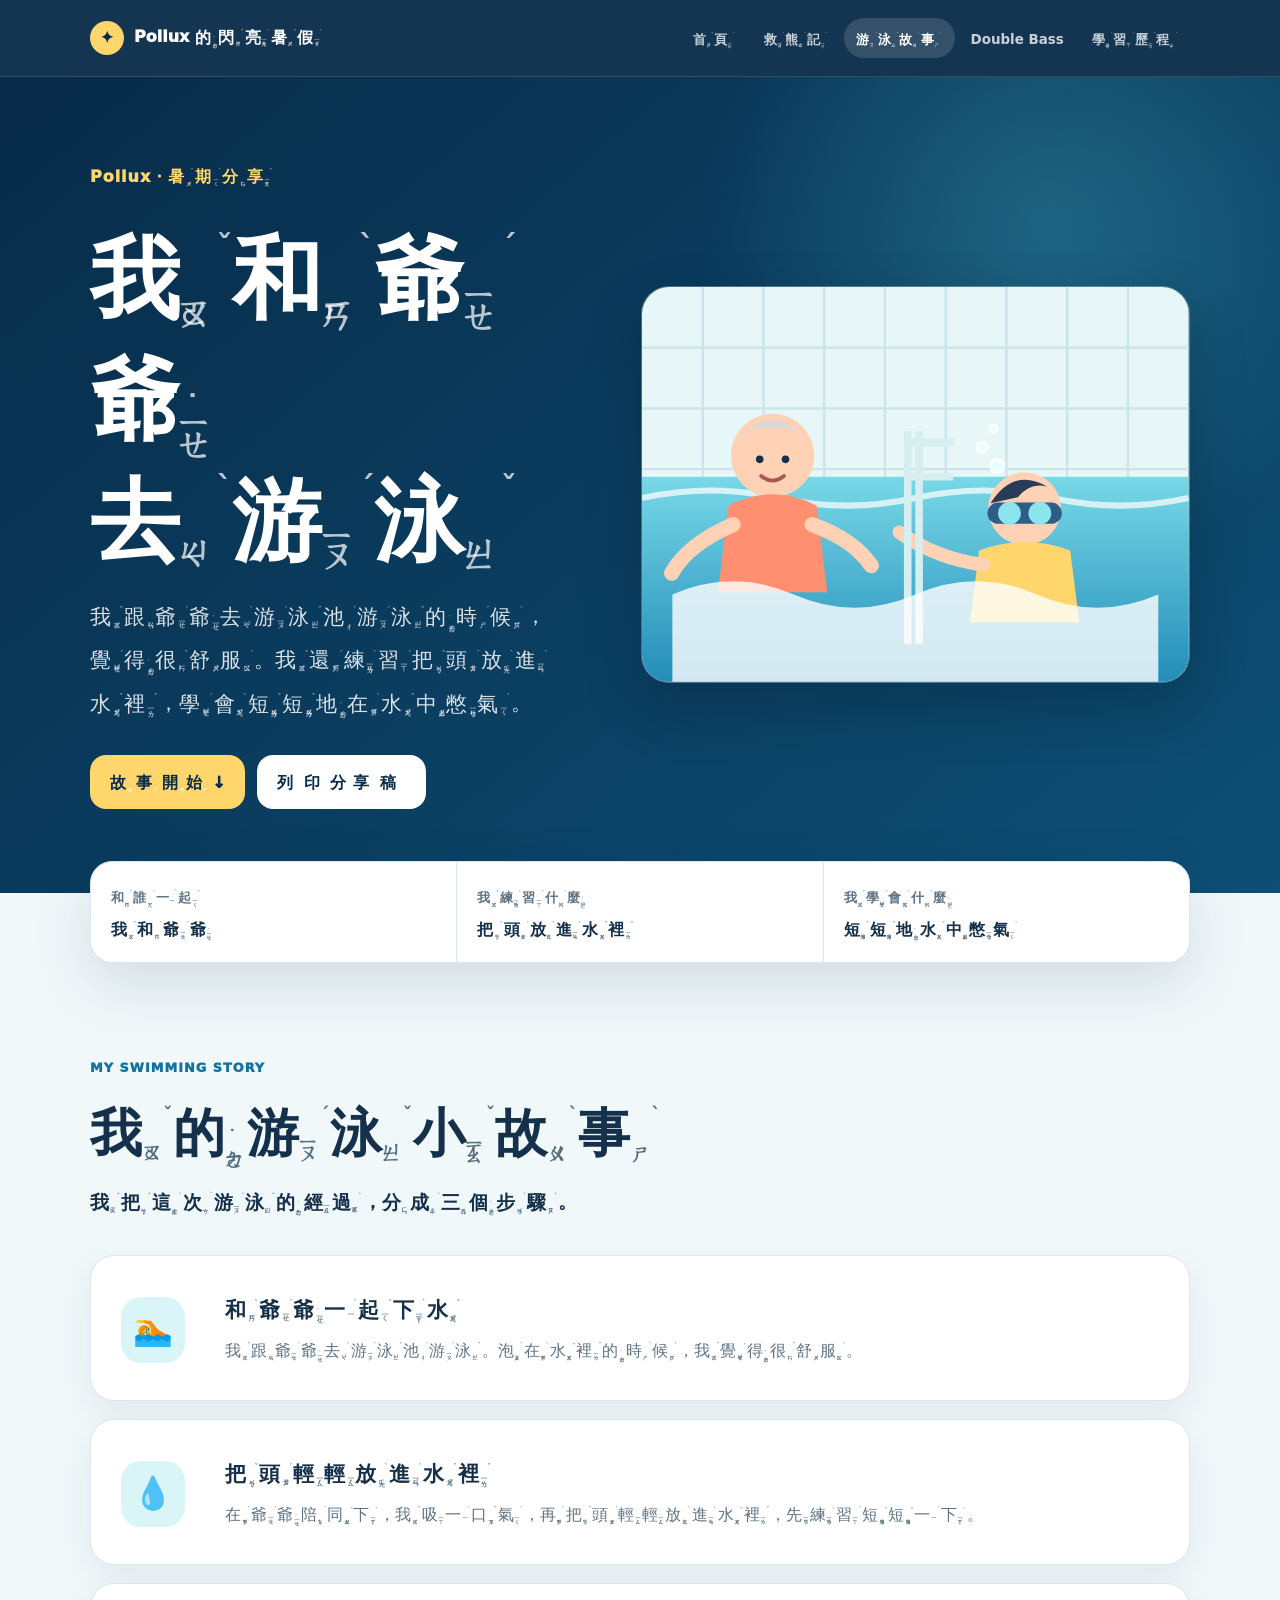
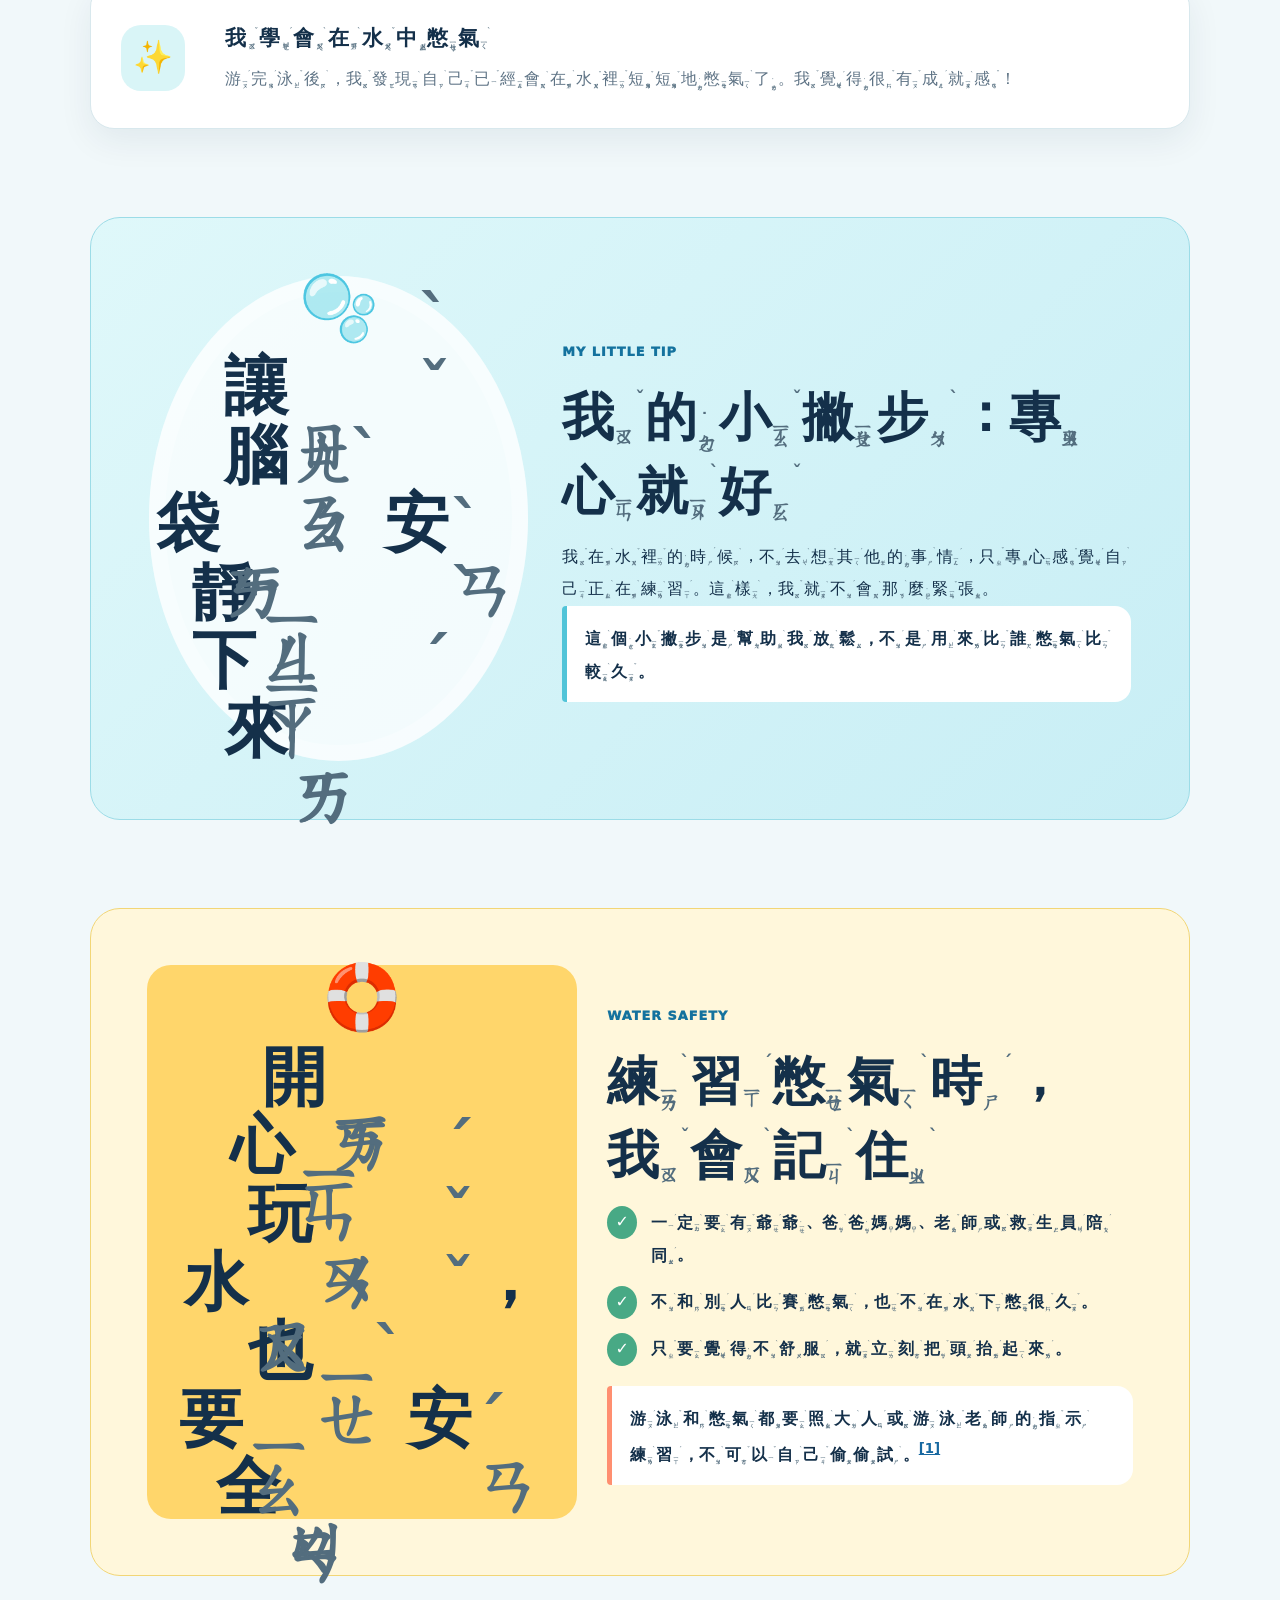
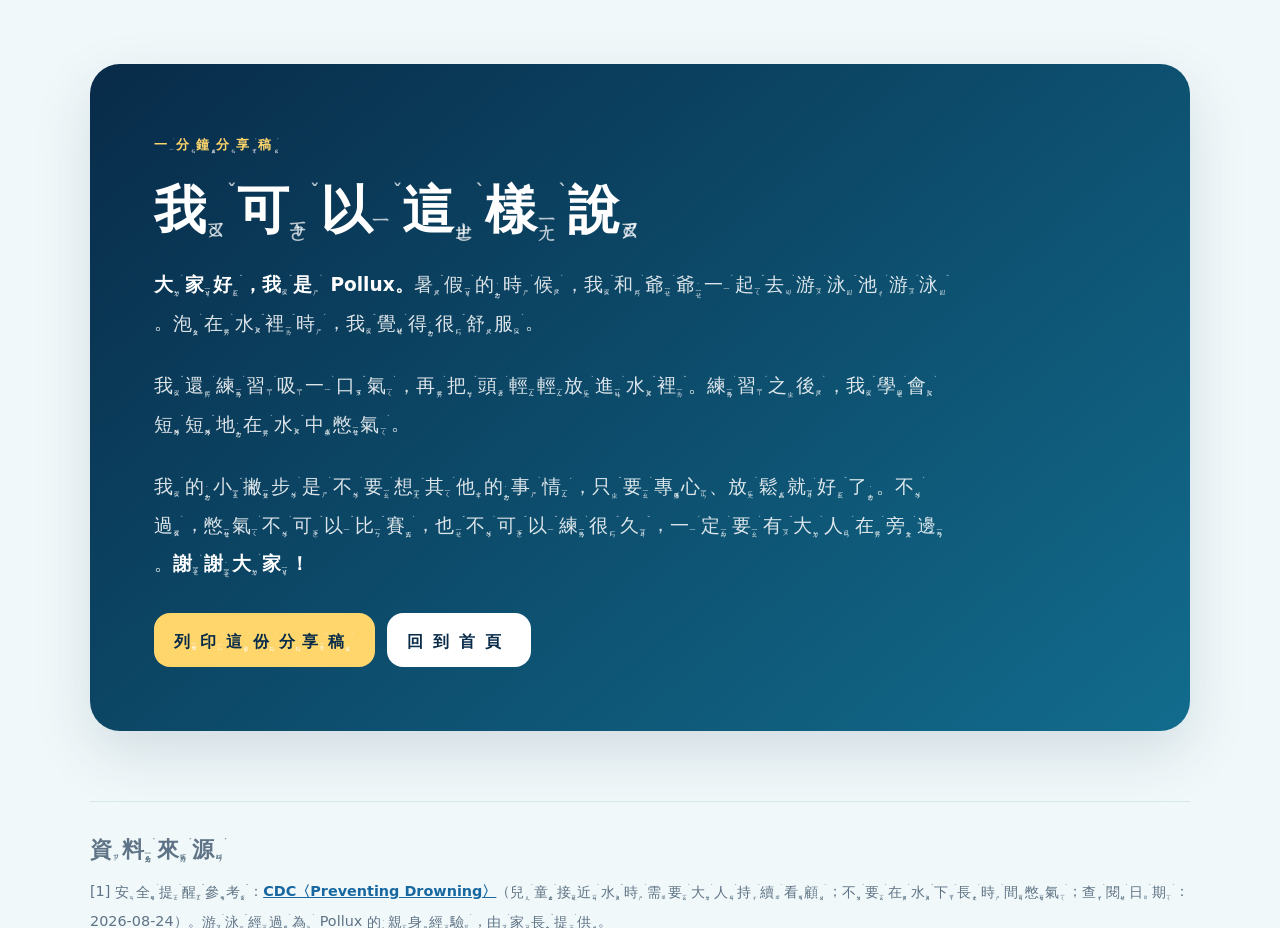
<file: swimming-share.html>
<!doctype html>
<html lang="zh-Hant-TW">
<head>
  <meta charset="utf-8">
  <meta name="viewport" content="width=device-width, initial-scale=1">
  <meta name="theme-color" content="#08375c">
  <meta name="description" content="Pollux 分享和爺爺去游泳池，練習把頭放進水裡並學會短時間水中憋氣的故事。全頁附注音。">
  <title>我和爺爺去游泳｜Pollux 暑期分享</title>
  <style>
    :root {
      color-scheme: light;
      --navy: #082b49;
      --navy-2: #0d4f75;
      --ink: #14304a;
      --muted: #5e7385;
      --paper: #f1f8fa;
      --surface: #fff;
      --line: #d8e8ed;
      --aqua: #51c4d8;
      --aqua-light: #d9f5f7;
      --yellow: #ffd66b;
      --coral: #ff8f70;
      --green: #48a985;
      --shadow: 0 22px 58px rgba(8,43,73,.13);
      --page: min(1100px, calc(100% - 36px));
    }
    * { box-sizing: border-box; }
    html { scroll-behavior: smooth; }
    body {
      margin: 0;
      font-family: ui-rounded, "SF Pro Rounded", "PingFang TC", "Noto Sans TC", system-ui, sans-serif;
      color: var(--ink);
      background: var(--paper);
      line-height: 2.05;
    }
    a { color: #1768a0; }
    button, a { font: inherit; }
    button { cursor: pointer; }
    .zhuyin-run { display: inline; vertical-align: middle; }
    .zhuyin-pair {
      display: inline-flex;
      align-items: center;
      margin-inline-end: .06em;
      vertical-align: middle;
    }
    .hanzi { line-height: 1; }
    .bopomofo {
      position: relative;
      display: inline-block;
      min-width: .78em;
      margin-inline-start: .08em;
      color: #536d7e;
      font-size: .38em;
      font-weight: 750;
      line-height: 1;
      vertical-align: middle;
    }
    .bopomofo-symbols {
      display: block;
      writing-mode: vertical-rl;
      text-orientation: upright;
      letter-spacing: .035em;
    }
    .bopomofo.has-side-tone { padding-inline-end: .44em; }
    .bopomofo.has-neutral { padding-block-start: .42em; }
    .tone-mark {
      position: absolute;
      display: block;
      writing-mode: horizontal-tb;
      text-orientation: mixed;
      color: inherit;
      font-size: .92em;
      font-weight: 800;
      line-height: 1;
    }
    .tone-2, .tone-3, .tone-4 {
      right: -.02em;
      bottom: .58em;
    }
    .tone-neutral {
      top: -.02em;
      left: .39em;
      transform: translateX(-50%);
    }
    .site-header .bopomofo, .hero .bopomofo, .script-card .bopomofo { color: rgba(255,255,255,.72); }
    :focus-visible { outline: 4px solid var(--yellow); outline-offset: 4px; }
    .skip-link {
      position: fixed;
      left: 14px;
      top: -80px;
      z-index: 100;
      padding: 10px 16px;
      border-radius: 12px;
      background: #fff;
      color: var(--ink);
      font-weight: 900;
    }
    .skip-link:focus { top: 14px; }
    .site-header {
      position: sticky;
      top: 0;
      z-index: 50;
      background: rgba(8,43,73,.95);
      backdrop-filter: blur(14px);
      border-bottom: 1px solid rgba(255,255,255,.13);
    }
    .header-inner {
      width: var(--page);
      min-height: 76px;
      margin: auto;
      display: flex;
      align-items: center;
      gap: 16px;
    }
    .brand {
      display: inline-flex;
      align-items: center;
      gap: 10px;
      color: #fff;
      font-weight: 950;
      text-decoration: none;
      white-space: nowrap;
    }
    .brand-mark {
      width: 34px;
      aspect-ratio: 1;
      display: grid;
      place-items: center;
      border-radius: 50%;
      background: var(--yellow);
      color: var(--navy);
    }
    .site-nav {
      display: flex;
      gap: 4px;
      margin-left: auto;
      overflow-x: auto;
      scrollbar-width: none;
    }
    .site-nav a {
      padding: 12px 12px 8px;
      border-radius: 999px;
      color: rgba(255,255,255,.77);
      font-size: .84rem;
      font-weight: 850;
      line-height: 1.5;
      text-decoration: none;
      white-space: nowrap;
    }
    .site-nav a:hover,
    .site-nav a[aria-current="page"] { color: #fff; background: rgba(255,255,255,.14); }
    .hero {
      color: #fff;
      background:
        radial-gradient(circle at 82% 18%, rgba(81,196,216,.28), transparent 28%),
        linear-gradient(140deg, var(--navy), var(--navy-2));
    }
    .hero-inner {
      width: var(--page);
      min-height: 670px;
      margin: auto;
      padding: 84px 0;
      display: grid;
      grid-template-columns: .92fr 1.08fr;
      gap: clamp(40px, 7vw, 84px);
      align-items: center;
    }
    .eyebrow { margin: 0 0 16px; color: var(--yellow); font-weight: 950; letter-spacing: .06em; }
    h1 {
      margin: 0;
      font-size: clamp(3.1rem, 7vw, 6rem);
      line-height: 1.28;
      letter-spacing: -.055em;
    }
    .hero-copy {
      margin: 22px 0 0;
      color: rgba(255,255,255,.85);
      font-size: clamp(1.08rem, 2vw, 1.3rem);
    }
    .button-row { display: flex; flex-wrap: wrap; gap: 12px; margin-top: 30px; }
    .button {
      min-height: 54px;
      display: inline-flex;
      align-items: center;
      justify-content: center;
      padding: 14px 20px 10px;
      border: 0;
      border-radius: 16px;
      background: var(--yellow);
      color: var(--navy);
      font-weight: 950;
      line-height: 1.55;
      text-decoration: none;
    }
    .button.secondary { background: #fff; }
    .pool-scene {
      overflow: hidden;
      margin: 0;
      border: 1px solid rgba(255,255,255,.2);
      border-radius: 28px;
      background: rgba(255,255,255,.08);
      box-shadow: 0 24px 60px rgba(0,0,0,.2);
    }
    .pool-scene svg { display: block; width: 100%; height: auto; }
    main { width: var(--page); margin: auto; }
    .orientation {
      display: grid;
      grid-template-columns: repeat(3, 1fr);
      gap: 1px;
      margin-top: -32px;
      position: relative;
      overflow: hidden;
      border: 1px solid var(--line);
      border-radius: 22px;
      background: var(--line);
      box-shadow: var(--shadow);
    }
    .orientation div { padding: 22px 20px 16px; background: #fff; }
    .orientation small { display: block; color: var(--muted); font-weight: 850; }
    .orientation strong { display: block; margin-top: 2px; }
    .section { margin-top: 88px; scroll-margin-top: 100px; }
    .section-label { color: #14729e; font-size: .8rem; font-weight: 950; letter-spacing: .08em; }
    h2 {
      margin: 6px 0 0;
      font-size: clamp(2rem, 4.5vw, 3.25rem);
      line-height: 1.35;
      letter-spacing: -.045em;
    }
    .lead { max-width: 770px; margin: 17px 0 0; font-size: 1.18rem; font-weight: 760; }
    .story-flow { display: grid; gap: 18px; margin-top: 34px; }
    .story-step {
      display: grid;
      grid-template-columns: 82px 1fr;
      gap: 22px;
      align-items: center;
      min-height: 146px;
      padding: 24px 30px 20px;
      border: 1px solid var(--line);
      border-radius: 24px;
      background: #fff;
      box-shadow: 0 12px 34px rgba(8,43,73,.07);
    }
    .step-icon {
      width: 64px;
      aspect-ratio: 1;
      display: grid;
      place-items: center;
      border-radius: 20px;
      background: var(--aqua-light);
      font-size: 2rem;
    }
    .story-step h3 { margin: 0; font-size: 1.3rem; line-height: 1.7; }
    .story-step p { margin: 7px 0 0; color: var(--muted); }
    .tip {
      display: grid;
      grid-template-columns: .8fr 1.2fr;
      gap: 34px;
      align-items: center;
      padding: clamp(30px, 5vw, 58px);
      border-radius: 30px;
      background: linear-gradient(135deg, #dff8fa, #c8eef5);
      border: 1px solid #9cdce7;
    }
    .bubble {
      min-height: 270px;
      display: grid;
      place-items: center;
      align-content: center;
      border-radius: 50%;
      background: rgba(255,255,255,.72);
      text-align: center;
      box-shadow: inset 0 0 0 16px rgba(255,255,255,.28);
    }
    .bubble span { font-size: 4rem; line-height: 1; }
    .bubble strong { margin-top: 10px; font-size: 1.18rem; }
    .tip p { margin: 18px 0 0; }
    .tip-note {
      padding: 17px 18px 13px;
      border-left: 5px solid var(--aqua);
      border-radius: 4px 16px 16px 4px;
      background: #fff;
      font-weight: 850;
    }
    .safety {
      display: grid;
      grid-template-columns: .9fr 1.1fr;
      gap: 30px;
      align-items: center;
      padding: clamp(30px, 5vw, 56px);
      border-radius: 30px;
      background: #fff7db;
      border: 1px solid #f2d676;
    }
    .safety-mark {
      min-height: 260px;
      display: grid;
      place-items: center;
      align-content: center;
      border-radius: 24px;
      background: var(--yellow);
      text-align: center;
    }
    .safety-mark span { font-size: 4rem; line-height: 1; }
    .safety-mark strong { margin-top: 12px; font-size: 1.2rem; }
    .safety-list { margin: 20px 0 0; padding: 0; list-style: none; }
    .safety-list li {
      display: grid;
      grid-template-columns: 34px 1fr;
      gap: 10px;
      margin: 14px 0;
      font-weight: 850;
    }
    .safety-list li::before {
      content: "✓";
      width: 30px;
      aspect-ratio: 1;
      display: grid;
      place-items: center;
      border-radius: 50%;
      background: var(--green);
      color: #fff;
    }
    .adult-cue {
      margin-top: 20px;
      padding: 17px 18px 13px;
      border-left: 5px solid var(--coral);
      border-radius: 4px 16px 16px 4px;
      background: #fff;
      font-weight: 850;
    }
    .script-card {
      padding: clamp(32px, 6vw, 64px);
      border-radius: 30px;
      background: linear-gradient(140deg, var(--navy), #126c8d);
      color: #fff;
      box-shadow: var(--shadow);
    }
    .script-card .section-label { color: var(--yellow); }
    .script-card p { max-width: 800px; margin: 24px 0 0; color: rgba(255,255,255,.86); font-size: 1.16rem; }
    .script-card strong { color: #fff; }
    .source {
      margin: 70px 0 36px;
      padding-top: 24px;
      border-top: 1px solid var(--line);
      color: var(--muted);
      font-size: .9rem;
    }
    .source a { font-weight: 850; }
    footer { padding: 26px 18px 44px; color: var(--muted); text-align: center; font-size: .86rem; }
    footer a { margin: 0 6px; }
    @media (max-width: 880px) {
      .header-inner { flex-wrap: wrap; padding: 10px 0; }
      .site-nav { order: 3; width: 100%; margin-left: 0; padding-bottom: 2px; }
      .hero-inner { min-height: auto; grid-template-columns: 1fr; padding: 70px 0 88px; }
      .pool-scene { max-width: 650px; }
      .tip, .safety { grid-template-columns: 1fr; }
    }
    @media (max-width: 600px) {
      :root { --page: min(100% - 24px, 1100px); }
      .brand span:last-child { display: none; }
      .site-nav a { padding-inline: 10px; }
      .hero-inner { padding-top: 50px; }
      .button-row { display: grid; }
      .orientation { grid-template-columns: 1fr; }
      .orientation div { padding: 15px 18px 11px; }
      .section { margin-top: 68px; scroll-margin-top: 148px; }
      .story-step { grid-template-columns: 52px 1fr; gap: 14px; padding: 20px 18px 16px; }
      .step-icon { width: 48px; border-radius: 15px; font-size: 1.45rem; }
      .tip, .safety { padding: 24px 20px; }
      .bubble, .safety-mark { min-height: 200px; }
      .bopomofo { font-size: .4em; }
    }
    @media print {
      .site-header, .button-row { display: none !important; }
      .hero { color: var(--ink); background: #fff; }
      .hero-inner { min-height: auto; padding: 22px 0; grid-template-columns: 1fr; }
      .hero-copy { color: var(--ink); }
      .orientation { margin-top: 15px; box-shadow: none; }
      .section { margin-top: 34px; break-inside: avoid; }
      .story-step, .script-card { box-shadow: none; }
      .script-card { color: var(--ink); background: #fff; border: 2px solid var(--navy); }
      .script-card .section-label, .script-card p, .script-card strong, .script-card .bopomofo { color: var(--ink); }
    }
    @media (prefers-reduced-motion: reduce) { html { scroll-behavior: auto; } }
  </style>
</head>
<body>
  <a class="skip-link" href="#main" aria-label="跳到故事內容"><span class="zhuyin-run" aria-label="跳到故事內容"><span class="zhuyin-pair" aria-hidden="true"><span class="hanzi">跳</span><span class="bopomofo has-side-tone"><span class="bopomofo-symbols">ㄊㄧㄠ</span><span class="tone-mark tone-4">ˋ</span></span></span><span class="zhuyin-pair" aria-hidden="true"><span class="hanzi">到</span><span class="bopomofo has-side-tone"><span class="bopomofo-symbols">ㄉㄠ</span><span class="tone-mark tone-4">ˋ</span></span></span><span class="zhuyin-pair" aria-hidden="true"><span class="hanzi">故</span><span class="bopomofo has-side-tone"><span class="bopomofo-symbols">ㄍㄨ</span><span class="tone-mark tone-4">ˋ</span></span></span><span class="zhuyin-pair" aria-hidden="true"><span class="hanzi">事</span><span class="bopomofo has-side-tone"><span class="bopomofo-symbols">ㄕ</span><span class="tone-mark tone-4">ˋ</span></span></span><span class="zhuyin-pair" aria-hidden="true"><span class="hanzi">內</span><span class="bopomofo has-side-tone"><span class="bopomofo-symbols">ㄋㄟ</span><span class="tone-mark tone-4">ˋ</span></span></span><span class="zhuyin-pair" aria-hidden="true"><span class="hanzi">容</span><span class="bopomofo has-side-tone"><span class="bopomofo-symbols">ㄖㄨㄥ</span><span class="tone-mark tone-2">ˊ</span></span></span></span></a>
  <header class="site-header">
    <div class="header-inner">
      <a class="brand" href="index.html" aria-label="回到 Pollux 暑假故事首頁"><span class="brand-mark" aria-hidden="true">✦</span><span>Pollux <span class="zhuyin-run" aria-label="的閃亮暑假"><span class="zhuyin-pair" aria-hidden="true"><span class="hanzi">的</span><span class="bopomofo has-neutral"><span class="bopomofo-symbols">ㄉㄜ</span><span class="tone-mark tone-neutral">˙</span></span></span><span class="zhuyin-pair" aria-hidden="true"><span class="hanzi">閃</span><span class="bopomofo has-side-tone"><span class="bopomofo-symbols">ㄕㄢ</span><span class="tone-mark tone-3">ˇ</span></span></span><span class="zhuyin-pair" aria-hidden="true"><span class="hanzi">亮</span><span class="bopomofo has-side-tone"><span class="bopomofo-symbols">ㄌㄧㄤ</span><span class="tone-mark tone-4">ˋ</span></span></span><span class="zhuyin-pair" aria-hidden="true"><span class="hanzi">暑</span><span class="bopomofo has-side-tone"><span class="bopomofo-symbols">ㄕㄨ</span><span class="tone-mark tone-3">ˇ</span></span></span><span class="zhuyin-pair" aria-hidden="true"><span class="hanzi">假</span><span class="bopomofo has-side-tone"><span class="bopomofo-symbols">ㄐㄧㄚ</span><span class="tone-mark tone-4">ˋ</span></span></span></span></span></a>
      <nav class="site-nav" aria-label="網站分頁">
        <a href="index.html" aria-label="首頁"><span class="zhuyin-run" aria-label="首頁"><span class="zhuyin-pair" aria-hidden="true"><span class="hanzi">首</span><span class="bopomofo has-side-tone"><span class="bopomofo-symbols">ㄕㄡ</span><span class="tone-mark tone-3">ˇ</span></span></span><span class="zhuyin-pair" aria-hidden="true"><span class="hanzi">頁</span><span class="bopomofo has-side-tone"><span class="bopomofo-symbols">ㄧㄝ</span><span class="tone-mark tone-4">ˋ</span></span></span></span></a>
        <a href="summer-share.html" aria-label="救熊記"><span class="zhuyin-run" aria-label="救熊記"><span class="zhuyin-pair" aria-hidden="true"><span class="hanzi">救</span><span class="bopomofo has-side-tone"><span class="bopomofo-symbols">ㄐㄧㄡ</span><span class="tone-mark tone-4">ˋ</span></span></span><span class="zhuyin-pair" aria-hidden="true"><span class="hanzi">熊</span><span class="bopomofo has-side-tone"><span class="bopomofo-symbols">ㄒㄩㄥ</span><span class="tone-mark tone-2">ˊ</span></span></span><span class="zhuyin-pair" aria-hidden="true"><span class="hanzi">記</span><span class="bopomofo has-side-tone"><span class="bopomofo-symbols">ㄐㄧ</span><span class="tone-mark tone-4">ˋ</span></span></span></span></a>
        <a href="swimming-share.html" aria-current="page" aria-label="游泳故事"><span class="zhuyin-run" aria-label="游泳故事"><span class="zhuyin-pair" aria-hidden="true"><span class="hanzi">游</span><span class="bopomofo has-side-tone"><span class="bopomofo-symbols">ㄧㄡ</span><span class="tone-mark tone-2">ˊ</span></span></span><span class="zhuyin-pair" aria-hidden="true"><span class="hanzi">泳</span><span class="bopomofo has-side-tone"><span class="bopomofo-symbols">ㄩㄥ</span><span class="tone-mark tone-3">ˇ</span></span></span><span class="zhuyin-pair" aria-hidden="true"><span class="hanzi">故</span><span class="bopomofo has-side-tone"><span class="bopomofo-symbols">ㄍㄨ</span><span class="tone-mark tone-4">ˋ</span></span></span><span class="zhuyin-pair" aria-hidden="true"><span class="hanzi">事</span><span class="bopomofo has-side-tone"><span class="bopomofo-symbols">ㄕ</span><span class="tone-mark tone-4">ˋ</span></span></span></span></a>
        <a href="double-bass-review.html" aria-label="Double Bass">Double Bass</a>
        <a href="learning-portfolio/index.html" aria-label="學習歷程"><span class="zhuyin-run" aria-label="學習歷程"><span class="zhuyin-pair" aria-hidden="true"><span class="hanzi">學</span><span class="bopomofo has-side-tone"><span class="bopomofo-symbols">ㄒㄩㄝ</span><span class="tone-mark tone-2">ˊ</span></span></span><span class="zhuyin-pair" aria-hidden="true"><span class="hanzi">習</span><span class="bopomofo has-side-tone"><span class="bopomofo-symbols">ㄒㄧ</span><span class="tone-mark tone-2">ˊ</span></span></span><span class="zhuyin-pair" aria-hidden="true"><span class="hanzi">歷</span><span class="bopomofo has-side-tone"><span class="bopomofo-symbols">ㄌㄧ</span><span class="tone-mark tone-4">ˋ</span></span></span><span class="zhuyin-pair" aria-hidden="true"><span class="hanzi">程</span><span class="bopomofo has-side-tone"><span class="bopomofo-symbols">ㄔㄥ</span><span class="tone-mark tone-2">ˊ</span></span></span></span></a>
      </nav>
    </div>
  </header>

  <section class="hero" aria-labelledby="page-title">
    <div class="hero-inner">
      <div>
        <p class="eyebrow">Pollux・<span class="zhuyin-run" aria-label="暑期分享"><span class="zhuyin-pair" aria-hidden="true"><span class="hanzi">暑</span><span class="bopomofo has-side-tone"><span class="bopomofo-symbols">ㄕㄨ</span><span class="tone-mark tone-3">ˇ</span></span></span><span class="zhuyin-pair" aria-hidden="true"><span class="hanzi">期</span><span class="bopomofo has-side-tone"><span class="bopomofo-symbols">ㄑㄧ</span><span class="tone-mark tone-2">ˊ</span></span></span><span class="zhuyin-pair" aria-hidden="true"><span class="hanzi">分</span><span class="bopomofo"><span class="bopomofo-symbols">ㄈㄣ</span></span></span><span class="zhuyin-pair" aria-hidden="true"><span class="hanzi">享</span><span class="bopomofo has-side-tone"><span class="bopomofo-symbols">ㄒㄧㄤ</span><span class="tone-mark tone-3">ˇ</span></span></span></span></p>
        <h1 id="page-title"><span class="zhuyin-run" aria-label="我和爺爺"><span class="zhuyin-pair" aria-hidden="true"><span class="hanzi">我</span><span class="bopomofo has-side-tone"><span class="bopomofo-symbols">ㄨㄛ</span><span class="tone-mark tone-3">ˇ</span></span></span><span class="zhuyin-pair" aria-hidden="true"><span class="hanzi">和</span><span class="bopomofo has-side-tone"><span class="bopomofo-symbols">ㄏㄢ</span><span class="tone-mark tone-4">ˋ</span></span></span><span class="zhuyin-pair" aria-hidden="true"><span class="hanzi">爺</span><span class="bopomofo has-side-tone"><span class="bopomofo-symbols">ㄧㄝ</span><span class="tone-mark tone-2">ˊ</span></span></span><span class="zhuyin-pair" aria-hidden="true"><span class="hanzi">爺</span><span class="bopomofo has-neutral"><span class="bopomofo-symbols">ㄧㄝ</span><span class="tone-mark tone-neutral">˙</span></span></span></span><br><span class="zhuyin-run" aria-label="去游泳"><span class="zhuyin-pair" aria-hidden="true"><span class="hanzi">去</span><span class="bopomofo has-side-tone"><span class="bopomofo-symbols">ㄑㄩ</span><span class="tone-mark tone-4">ˋ</span></span></span><span class="zhuyin-pair" aria-hidden="true"><span class="hanzi">游</span><span class="bopomofo has-side-tone"><span class="bopomofo-symbols">ㄧㄡ</span><span class="tone-mark tone-2">ˊ</span></span></span><span class="zhuyin-pair" aria-hidden="true"><span class="hanzi">泳</span><span class="bopomofo has-side-tone"><span class="bopomofo-symbols">ㄩㄥ</span><span class="tone-mark tone-3">ˇ</span></span></span></span></h1>
        <p class="hero-copy"><span class="zhuyin-run" aria-label="我跟爺爺去游泳池游泳的時候，覺得很舒服。我還練習把頭放進水裡，學會短短地在水中憋氣。"><span class="zhuyin-pair" aria-hidden="true"><span class="hanzi">我</span><span class="bopomofo has-side-tone"><span class="bopomofo-symbols">ㄨㄛ</span><span class="tone-mark tone-3">ˇ</span></span></span><span class="zhuyin-pair" aria-hidden="true"><span class="hanzi">跟</span><span class="bopomofo"><span class="bopomofo-symbols">ㄍㄣ</span></span></span><span class="zhuyin-pair" aria-hidden="true"><span class="hanzi">爺</span><span class="bopomofo has-side-tone"><span class="bopomofo-symbols">ㄧㄝ</span><span class="tone-mark tone-2">ˊ</span></span></span><span class="zhuyin-pair" aria-hidden="true"><span class="hanzi">爺</span><span class="bopomofo has-neutral"><span class="bopomofo-symbols">ㄧㄝ</span><span class="tone-mark tone-neutral">˙</span></span></span><span class="zhuyin-pair" aria-hidden="true"><span class="hanzi">去</span><span class="bopomofo has-side-tone"><span class="bopomofo-symbols">ㄑㄩ</span><span class="tone-mark tone-4">ˋ</span></span></span><span class="zhuyin-pair" aria-hidden="true"><span class="hanzi">游</span><span class="bopomofo has-side-tone"><span class="bopomofo-symbols">ㄧㄡ</span><span class="tone-mark tone-2">ˊ</span></span></span><span class="zhuyin-pair" aria-hidden="true"><span class="hanzi">泳</span><span class="bopomofo has-side-tone"><span class="bopomofo-symbols">ㄩㄥ</span><span class="tone-mark tone-3">ˇ</span></span></span><span class="zhuyin-pair" aria-hidden="true"><span class="hanzi">池</span><span class="bopomofo has-side-tone"><span class="bopomofo-symbols">ㄔ</span><span class="tone-mark tone-2">ˊ</span></span></span><span class="zhuyin-pair" aria-hidden="true"><span class="hanzi">游</span><span class="bopomofo has-side-tone"><span class="bopomofo-symbols">ㄧㄡ</span><span class="tone-mark tone-2">ˊ</span></span></span><span class="zhuyin-pair" aria-hidden="true"><span class="hanzi">泳</span><span class="bopomofo has-side-tone"><span class="bopomofo-symbols">ㄩㄥ</span><span class="tone-mark tone-3">ˇ</span></span></span><span class="zhuyin-pair" aria-hidden="true"><span class="hanzi">的</span><span class="bopomofo has-neutral"><span class="bopomofo-symbols">ㄉㄜ</span><span class="tone-mark tone-neutral">˙</span></span></span><span class="zhuyin-pair" aria-hidden="true"><span class="hanzi">時</span><span class="bopomofo has-side-tone"><span class="bopomofo-symbols">ㄕ</span><span class="tone-mark tone-2">ˊ</span></span></span><span class="zhuyin-pair" aria-hidden="true"><span class="hanzi">候</span><span class="bopomofo has-side-tone"><span class="bopomofo-symbols">ㄏㄡ</span><span class="tone-mark tone-4">ˋ</span></span></span>，<span class="zhuyin-pair" aria-hidden="true"><span class="hanzi">覺</span><span class="bopomofo has-side-tone"><span class="bopomofo-symbols">ㄐㄩㄝ</span><span class="tone-mark tone-2">ˊ</span></span></span><span class="zhuyin-pair" aria-hidden="true"><span class="hanzi">得</span><span class="bopomofo has-neutral"><span class="bopomofo-symbols">ㄉㄜ</span><span class="tone-mark tone-neutral">˙</span></span></span><span class="zhuyin-pair" aria-hidden="true"><span class="hanzi">很</span><span class="bopomofo has-side-tone"><span class="bopomofo-symbols">ㄏㄣ</span><span class="tone-mark tone-3">ˇ</span></span></span><span class="zhuyin-pair" aria-hidden="true"><span class="hanzi">舒</span><span class="bopomofo"><span class="bopomofo-symbols">ㄕㄨ</span></span></span><span class="zhuyin-pair" aria-hidden="true"><span class="hanzi">服</span><span class="bopomofo has-side-tone"><span class="bopomofo-symbols">ㄈㄨ</span><span class="tone-mark tone-2">ˊ</span></span></span>。<span class="zhuyin-pair" aria-hidden="true"><span class="hanzi">我</span><span class="bopomofo has-side-tone"><span class="bopomofo-symbols">ㄨㄛ</span><span class="tone-mark tone-3">ˇ</span></span></span><span class="zhuyin-pair" aria-hidden="true"><span class="hanzi">還</span><span class="bopomofo has-side-tone"><span class="bopomofo-symbols">ㄏㄞ</span><span class="tone-mark tone-2">ˊ</span></span></span><span class="zhuyin-pair" aria-hidden="true"><span class="hanzi">練</span><span class="bopomofo has-side-tone"><span class="bopomofo-symbols">ㄌㄧㄢ</span><span class="tone-mark tone-4">ˋ</span></span></span><span class="zhuyin-pair" aria-hidden="true"><span class="hanzi">習</span><span class="bopomofo has-side-tone"><span class="bopomofo-symbols">ㄒㄧ</span><span class="tone-mark tone-2">ˊ</span></span></span><span class="zhuyin-pair" aria-hidden="true"><span class="hanzi">把</span><span class="bopomofo has-side-tone"><span class="bopomofo-symbols">ㄅㄚ</span><span class="tone-mark tone-3">ˇ</span></span></span><span class="zhuyin-pair" aria-hidden="true"><span class="hanzi">頭</span><span class="bopomofo has-side-tone"><span class="bopomofo-symbols">ㄊㄡ</span><span class="tone-mark tone-2">ˊ</span></span></span><span class="zhuyin-pair" aria-hidden="true"><span class="hanzi">放</span><span class="bopomofo has-side-tone"><span class="bopomofo-symbols">ㄈㄤ</span><span class="tone-mark tone-4">ˋ</span></span></span><span class="zhuyin-pair" aria-hidden="true"><span class="hanzi">進</span><span class="bopomofo has-side-tone"><span class="bopomofo-symbols">ㄐㄧㄣ</span><span class="tone-mark tone-4">ˋ</span></span></span><span class="zhuyin-pair" aria-hidden="true"><span class="hanzi">水</span><span class="bopomofo has-side-tone"><span class="bopomofo-symbols">ㄕㄨㄟ</span><span class="tone-mark tone-3">ˇ</span></span></span><span class="zhuyin-pair" aria-hidden="true"><span class="hanzi">裡</span><span class="bopomofo has-side-tone"><span class="bopomofo-symbols">ㄌㄧ</span><span class="tone-mark tone-3">ˇ</span></span></span>，<span class="zhuyin-pair" aria-hidden="true"><span class="hanzi">學</span><span class="bopomofo has-side-tone"><span class="bopomofo-symbols">ㄒㄩㄝ</span><span class="tone-mark tone-2">ˊ</span></span></span><span class="zhuyin-pair" aria-hidden="true"><span class="hanzi">會</span><span class="bopomofo has-side-tone"><span class="bopomofo-symbols">ㄏㄨㄟ</span><span class="tone-mark tone-4">ˋ</span></span></span><span class="zhuyin-pair" aria-hidden="true"><span class="hanzi">短</span><span class="bopomofo has-side-tone"><span class="bopomofo-symbols">ㄉㄨㄢ</span><span class="tone-mark tone-3">ˇ</span></span></span><span class="zhuyin-pair" aria-hidden="true"><span class="hanzi">短</span><span class="bopomofo has-side-tone"><span class="bopomofo-symbols">ㄉㄨㄢ</span><span class="tone-mark tone-3">ˇ</span></span></span><span class="zhuyin-pair" aria-hidden="true"><span class="hanzi">地</span><span class="bopomofo has-neutral"><span class="bopomofo-symbols">ㄉㄜ</span><span class="tone-mark tone-neutral">˙</span></span></span><span class="zhuyin-pair" aria-hidden="true"><span class="hanzi">在</span><span class="bopomofo has-side-tone"><span class="bopomofo-symbols">ㄗㄞ</span><span class="tone-mark tone-4">ˋ</span></span></span><span class="zhuyin-pair" aria-hidden="true"><span class="hanzi">水</span><span class="bopomofo has-side-tone"><span class="bopomofo-symbols">ㄕㄨㄟ</span><span class="tone-mark tone-3">ˇ</span></span></span><span class="zhuyin-pair" aria-hidden="true"><span class="hanzi">中</span><span class="bopomofo"><span class="bopomofo-symbols">ㄓㄨㄥ</span></span></span><span class="zhuyin-pair" aria-hidden="true"><span class="hanzi">憋</span><span class="bopomofo"><span class="bopomofo-symbols">ㄅㄧㄝ</span></span></span><span class="zhuyin-pair" aria-hidden="true"><span class="hanzi">氣</span><span class="bopomofo has-side-tone"><span class="bopomofo-symbols">ㄑㄧ</span><span class="tone-mark tone-4">ˋ</span></span></span>。</span></p>
        <div class="button-row"><a class="button" href="#story" aria-label="故事開始"><span class="zhuyin-run" aria-label="故事開始"><span class="zhuyin-pair" aria-hidden="true"><span class="hanzi">故</span><span class="bopomofo has-side-tone"><span class="bopomofo-symbols">ㄍㄨ</span><span class="tone-mark tone-4">ˋ</span></span></span><span class="zhuyin-pair" aria-hidden="true"><span class="hanzi">事</span><span class="bopomofo has-side-tone"><span class="bopomofo-symbols">ㄕ</span><span class="tone-mark tone-4">ˋ</span></span></span><span class="zhuyin-pair" aria-hidden="true"><span class="hanzi">開</span><span class="bopomofo"><span class="bopomofo-symbols">ㄎㄞ</span></span></span><span class="zhuyin-pair" aria-hidden="true"><span class="hanzi">始</span><span class="bopomofo has-side-tone"><span class="bopomofo-symbols">ㄕ</span><span class="tone-mark tone-3">ˇ</span></span></span></span> ↓</a><button class="button secondary" type="button" onclick="window.print()" aria-label="列印分享稿"><span class="zhuyin-run" aria-label="列印分享稿"><span class="zhuyin-pair" aria-hidden="true"><span class="hanzi">列</span><span class="bopomofo has-side-tone"><span class="bopomofo-symbols">ㄌㄧㄝ</span><span class="tone-mark tone-4">ˋ</span></span></span><span class="zhuyin-pair" aria-hidden="true"><span class="hanzi">印</span><span class="bopomofo has-side-tone"><span class="bopomofo-symbols">ㄧㄣ</span><span class="tone-mark tone-4">ˋ</span></span></span><span class="zhuyin-pair" aria-hidden="true"><span class="hanzi">分</span><span class="bopomofo"><span class="bopomofo-symbols">ㄈㄣ</span></span></span><span class="zhuyin-pair" aria-hidden="true"><span class="hanzi">享</span><span class="bopomofo has-side-tone"><span class="bopomofo-symbols">ㄒㄧㄤ</span><span class="tone-mark tone-3">ˇ</span></span></span><span class="zhuyin-pair" aria-hidden="true"><span class="hanzi">稿</span><span class="bopomofo has-side-tone"><span class="bopomofo-symbols">ㄍㄠ</span><span class="tone-mark tone-3">ˇ</span></span></span></span></button></div>
      </div>
      <figure class="pool-scene" aria-label="Pollux 在爺爺陪同下，於游泳池練習把臉放進水裡的示意圖">
        <svg viewBox="0 0 720 520" role="img" aria-labelledby="pool-title pool-desc">
          <title id="pool-title">Pollux 和爺爺在游泳池</title>
          <desc id="pool-desc">爺爺在旁邊陪伴，Pollux 扶著池邊，把臉輕輕放進水裡，水面出現小氣泡。</desc>
          <defs><linearGradient id="water" x1="0" y1="0" x2="0" y2="1"><stop stop-color="#78d8e7"/><stop offset="1" stop-color="#238db9"/></linearGradient></defs>
          <rect width="720" height="520" fill="#e7f7f8"/>
          <g stroke="#cae4e8" stroke-width="3"><path d="M0 80H720M0 160H720M0 240H720"/><path d="M80 0V270M160 0V270M240 0V270M320 0V270M400 0V270M480 0V270M560 0V270M640 0V270"/></g>
          <rect y="250" width="720" height="270" fill="url(#water)"/>
          <path d="M0 278Q90 258 180 278T360 278T540 278T720 278" fill="none" stroke="#fff" stroke-width="8" opacity=".72"/>
          <g transform="translate(172 222)">
            <circle cx="0" cy="0" r="55" fill="#ffd1b5"/><path d="M-48-15Q0-78 48-15Q25-44 0-35Q-25-44-48-15" fill="#d8d9dc"/><circle cx="-17" cy="5" r="5" fill="#14304a"/><circle cx="17" cy="5" r="5" fill="#14304a"/><path d="M-15 27Q0 39 15 27" fill="none" stroke="#a55b54" stroke-width="5" stroke-linecap="round"/><path d="M-58 66Q0 36 58 66L72 180H-72Z" fill="#ff8f70"/><path d="M-52 91Q-112 117-133 155M52 91Q106 110 130 145" fill="none" stroke="#ffd1b5" stroke-width="20" stroke-linecap="round"/></g>
          <g transform="translate(504 292)">
            <circle cx="0" cy="0" r="48" fill="#ffd1b5"/><path d="M-45-7Q-15-55 30-29Q7-35-9-15Z" fill="#283c57"/><rect x="-49" y="-8" width="98" height="28" rx="14" fill="#2e5e87"/><circle cx="-20" cy="6" r="15" fill="#8ce5ec"/><circle cx="20" cy="6" r="15" fill="#8ce5ec"/><path d="M-60 55Q0 33 60 55L72 150H-72Z" fill="#ffd66b"/><path d="M-54 74Q-118 65-165 31" fill="none" stroke="#ffd1b5" stroke-width="18" stroke-linecap="round"/></g>
          <g fill="#e8ffff" stroke="#fff" stroke-width="3"><circle cx="468" cy="236" r="9"/><circle cx="448" cy="211" r="7"/><circle cx="463" cy="187" r="5"/></g>
          <path d="M350 190V470M365 190V470M345 205H410M345 250H410" stroke="#d7eef0" stroke-width="10"/>
          <g fill="#fff" opacity=".8"><path d="M40 405q80-35 160 0t160 0t160 0t160 0v115H40z"/></g>
        </svg>
      </figure>
    </div>
  </section>

  <main id="main">
    <aside class="orientation" aria-label="故事重點">
      <div><small><span class="zhuyin-run" aria-label="和誰一起"><span class="zhuyin-pair" aria-hidden="true"><span class="hanzi">和</span><span class="bopomofo has-side-tone"><span class="bopomofo-symbols">ㄏㄢ</span><span class="tone-mark tone-4">ˋ</span></span></span><span class="zhuyin-pair" aria-hidden="true"><span class="hanzi">誰</span><span class="bopomofo has-side-tone"><span class="bopomofo-symbols">ㄕㄟ</span><span class="tone-mark tone-2">ˊ</span></span></span><span class="zhuyin-pair" aria-hidden="true"><span class="hanzi">一</span><span class="bopomofo has-side-tone"><span class="bopomofo-symbols">ㄧ</span><span class="tone-mark tone-4">ˋ</span></span></span><span class="zhuyin-pair" aria-hidden="true"><span class="hanzi">起</span><span class="bopomofo has-side-tone"><span class="bopomofo-symbols">ㄑㄧ</span><span class="tone-mark tone-3">ˇ</span></span></span></span></small><strong><span class="zhuyin-run" aria-label="我和爺爺"><span class="zhuyin-pair" aria-hidden="true"><span class="hanzi">我</span><span class="bopomofo has-side-tone"><span class="bopomofo-symbols">ㄨㄛ</span><span class="tone-mark tone-3">ˇ</span></span></span><span class="zhuyin-pair" aria-hidden="true"><span class="hanzi">和</span><span class="bopomofo has-side-tone"><span class="bopomofo-symbols">ㄏㄢ</span><span class="tone-mark tone-4">ˋ</span></span></span><span class="zhuyin-pair" aria-hidden="true"><span class="hanzi">爺</span><span class="bopomofo has-side-tone"><span class="bopomofo-symbols">ㄧㄝ</span><span class="tone-mark tone-2">ˊ</span></span></span><span class="zhuyin-pair" aria-hidden="true"><span class="hanzi">爺</span><span class="bopomofo has-neutral"><span class="bopomofo-symbols">ㄧㄝ</span><span class="tone-mark tone-neutral">˙</span></span></span></span></strong></div>
      <div><small><span class="zhuyin-run" aria-label="我練習什麼"><span class="zhuyin-pair" aria-hidden="true"><span class="hanzi">我</span><span class="bopomofo has-side-tone"><span class="bopomofo-symbols">ㄨㄛ</span><span class="tone-mark tone-3">ˇ</span></span></span><span class="zhuyin-pair" aria-hidden="true"><span class="hanzi">練</span><span class="bopomofo has-side-tone"><span class="bopomofo-symbols">ㄌㄧㄢ</span><span class="tone-mark tone-4">ˋ</span></span></span><span class="zhuyin-pair" aria-hidden="true"><span class="hanzi">習</span><span class="bopomofo has-side-tone"><span class="bopomofo-symbols">ㄒㄧ</span><span class="tone-mark tone-2">ˊ</span></span></span><span class="zhuyin-pair" aria-hidden="true"><span class="hanzi">什</span><span class="bopomofo has-side-tone"><span class="bopomofo-symbols">ㄕㄣ</span><span class="tone-mark tone-2">ˊ</span></span></span><span class="zhuyin-pair" aria-hidden="true"><span class="hanzi">麼</span><span class="bopomofo has-neutral"><span class="bopomofo-symbols">ㄇㄜ</span><span class="tone-mark tone-neutral">˙</span></span></span></span></small><strong><span class="zhuyin-run" aria-label="把頭放進水裡"><span class="zhuyin-pair" aria-hidden="true"><span class="hanzi">把</span><span class="bopomofo has-side-tone"><span class="bopomofo-symbols">ㄅㄚ</span><span class="tone-mark tone-3">ˇ</span></span></span><span class="zhuyin-pair" aria-hidden="true"><span class="hanzi">頭</span><span class="bopomofo has-side-tone"><span class="bopomofo-symbols">ㄊㄡ</span><span class="tone-mark tone-2">ˊ</span></span></span><span class="zhuyin-pair" aria-hidden="true"><span class="hanzi">放</span><span class="bopomofo has-side-tone"><span class="bopomofo-symbols">ㄈㄤ</span><span class="tone-mark tone-4">ˋ</span></span></span><span class="zhuyin-pair" aria-hidden="true"><span class="hanzi">進</span><span class="bopomofo has-side-tone"><span class="bopomofo-symbols">ㄐㄧㄣ</span><span class="tone-mark tone-4">ˋ</span></span></span><span class="zhuyin-pair" aria-hidden="true"><span class="hanzi">水</span><span class="bopomofo has-side-tone"><span class="bopomofo-symbols">ㄕㄨㄟ</span><span class="tone-mark tone-3">ˇ</span></span></span><span class="zhuyin-pair" aria-hidden="true"><span class="hanzi">裡</span><span class="bopomofo has-side-tone"><span class="bopomofo-symbols">ㄌㄧ</span><span class="tone-mark tone-3">ˇ</span></span></span></span></strong></div>
      <div><small><span class="zhuyin-run" aria-label="我學會什麼"><span class="zhuyin-pair" aria-hidden="true"><span class="hanzi">我</span><span class="bopomofo has-side-tone"><span class="bopomofo-symbols">ㄨㄛ</span><span class="tone-mark tone-3">ˇ</span></span></span><span class="zhuyin-pair" aria-hidden="true"><span class="hanzi">學</span><span class="bopomofo has-side-tone"><span class="bopomofo-symbols">ㄒㄩㄝ</span><span class="tone-mark tone-2">ˊ</span></span></span><span class="zhuyin-pair" aria-hidden="true"><span class="hanzi">會</span><span class="bopomofo has-side-tone"><span class="bopomofo-symbols">ㄏㄨㄟ</span><span class="tone-mark tone-4">ˋ</span></span></span><span class="zhuyin-pair" aria-hidden="true"><span class="hanzi">什</span><span class="bopomofo has-side-tone"><span class="bopomofo-symbols">ㄕㄣ</span><span class="tone-mark tone-2">ˊ</span></span></span><span class="zhuyin-pair" aria-hidden="true"><span class="hanzi">麼</span><span class="bopomofo has-neutral"><span class="bopomofo-symbols">ㄇㄜ</span><span class="tone-mark tone-neutral">˙</span></span></span></span></small><strong><span class="zhuyin-run" aria-label="短短地水中憋氣"><span class="zhuyin-pair" aria-hidden="true"><span class="hanzi">短</span><span class="bopomofo has-side-tone"><span class="bopomofo-symbols">ㄉㄨㄢ</span><span class="tone-mark tone-3">ˇ</span></span></span><span class="zhuyin-pair" aria-hidden="true"><span class="hanzi">短</span><span class="bopomofo has-side-tone"><span class="bopomofo-symbols">ㄉㄨㄢ</span><span class="tone-mark tone-3">ˇ</span></span></span><span class="zhuyin-pair" aria-hidden="true"><span class="hanzi">地</span><span class="bopomofo has-neutral"><span class="bopomofo-symbols">ㄉㄜ</span><span class="tone-mark tone-neutral">˙</span></span></span><span class="zhuyin-pair" aria-hidden="true"><span class="hanzi">水</span><span class="bopomofo has-side-tone"><span class="bopomofo-symbols">ㄕㄨㄟ</span><span class="tone-mark tone-3">ˇ</span></span></span><span class="zhuyin-pair" aria-hidden="true"><span class="hanzi">中</span><span class="bopomofo"><span class="bopomofo-symbols">ㄓㄨㄥ</span></span></span><span class="zhuyin-pair" aria-hidden="true"><span class="hanzi">憋</span><span class="bopomofo"><span class="bopomofo-symbols">ㄅㄧㄝ</span></span></span><span class="zhuyin-pair" aria-hidden="true"><span class="hanzi">氣</span><span class="bopomofo has-side-tone"><span class="bopomofo-symbols">ㄑㄧ</span><span class="tone-mark tone-4">ˋ</span></span></span></span></strong></div>
    </aside>

    <section class="section" id="story" aria-labelledby="story-title">
      <span class="section-label">MY SWIMMING STORY</span>
      <h2 id="story-title"><span class="zhuyin-run" aria-label="我的游泳小故事"><span class="zhuyin-pair" aria-hidden="true"><span class="hanzi">我</span><span class="bopomofo has-side-tone"><span class="bopomofo-symbols">ㄨㄛ</span><span class="tone-mark tone-3">ˇ</span></span></span><span class="zhuyin-pair" aria-hidden="true"><span class="hanzi">的</span><span class="bopomofo has-neutral"><span class="bopomofo-symbols">ㄉㄜ</span><span class="tone-mark tone-neutral">˙</span></span></span><span class="zhuyin-pair" aria-hidden="true"><span class="hanzi">游</span><span class="bopomofo has-side-tone"><span class="bopomofo-symbols">ㄧㄡ</span><span class="tone-mark tone-2">ˊ</span></span></span><span class="zhuyin-pair" aria-hidden="true"><span class="hanzi">泳</span><span class="bopomofo has-side-tone"><span class="bopomofo-symbols">ㄩㄥ</span><span class="tone-mark tone-3">ˇ</span></span></span><span class="zhuyin-pair" aria-hidden="true"><span class="hanzi">小</span><span class="bopomofo has-side-tone"><span class="bopomofo-symbols">ㄒㄧㄠ</span><span class="tone-mark tone-3">ˇ</span></span></span><span class="zhuyin-pair" aria-hidden="true"><span class="hanzi">故</span><span class="bopomofo has-side-tone"><span class="bopomofo-symbols">ㄍㄨ</span><span class="tone-mark tone-4">ˋ</span></span></span><span class="zhuyin-pair" aria-hidden="true"><span class="hanzi">事</span><span class="bopomofo has-side-tone"><span class="bopomofo-symbols">ㄕ</span><span class="tone-mark tone-4">ˋ</span></span></span></span></h2>
      <p class="lead"><span class="zhuyin-run" aria-label="我把這次游泳的經過，分成三個步驟。"><span class="zhuyin-pair" aria-hidden="true"><span class="hanzi">我</span><span class="bopomofo has-side-tone"><span class="bopomofo-symbols">ㄨㄛ</span><span class="tone-mark tone-3">ˇ</span></span></span><span class="zhuyin-pair" aria-hidden="true"><span class="hanzi">把</span><span class="bopomofo has-side-tone"><span class="bopomofo-symbols">ㄅㄚ</span><span class="tone-mark tone-3">ˇ</span></span></span><span class="zhuyin-pair" aria-hidden="true"><span class="hanzi">這</span><span class="bopomofo has-side-tone"><span class="bopomofo-symbols">ㄓㄜ</span><span class="tone-mark tone-4">ˋ</span></span></span><span class="zhuyin-pair" aria-hidden="true"><span class="hanzi">次</span><span class="bopomofo has-side-tone"><span class="bopomofo-symbols">ㄘ</span><span class="tone-mark tone-4">ˋ</span></span></span><span class="zhuyin-pair" aria-hidden="true"><span class="hanzi">游</span><span class="bopomofo has-side-tone"><span class="bopomofo-symbols">ㄧㄡ</span><span class="tone-mark tone-2">ˊ</span></span></span><span class="zhuyin-pair" aria-hidden="true"><span class="hanzi">泳</span><span class="bopomofo has-side-tone"><span class="bopomofo-symbols">ㄩㄥ</span><span class="tone-mark tone-3">ˇ</span></span></span><span class="zhuyin-pair" aria-hidden="true"><span class="hanzi">的</span><span class="bopomofo has-neutral"><span class="bopomofo-symbols">ㄉㄜ</span><span class="tone-mark tone-neutral">˙</span></span></span><span class="zhuyin-pair" aria-hidden="true"><span class="hanzi">經</span><span class="bopomofo"><span class="bopomofo-symbols">ㄐㄧㄥ</span></span></span><span class="zhuyin-pair" aria-hidden="true"><span class="hanzi">過</span><span class="bopomofo has-side-tone"><span class="bopomofo-symbols">ㄍㄨㄛ</span><span class="tone-mark tone-4">ˋ</span></span></span>，<span class="zhuyin-pair" aria-hidden="true"><span class="hanzi">分</span><span class="bopomofo"><span class="bopomofo-symbols">ㄈㄣ</span></span></span><span class="zhuyin-pair" aria-hidden="true"><span class="hanzi">成</span><span class="bopomofo has-side-tone"><span class="bopomofo-symbols">ㄔㄥ</span><span class="tone-mark tone-2">ˊ</span></span></span><span class="zhuyin-pair" aria-hidden="true"><span class="hanzi">三</span><span class="bopomofo"><span class="bopomofo-symbols">ㄙㄢ</span></span></span><span class="zhuyin-pair" aria-hidden="true"><span class="hanzi">個</span><span class="bopomofo has-neutral"><span class="bopomofo-symbols">ㄍㄜ</span><span class="tone-mark tone-neutral">˙</span></span></span><span class="zhuyin-pair" aria-hidden="true"><span class="hanzi">步</span><span class="bopomofo has-side-tone"><span class="bopomofo-symbols">ㄅㄨ</span><span class="tone-mark tone-4">ˋ</span></span></span><span class="zhuyin-pair" aria-hidden="true"><span class="hanzi">驟</span><span class="bopomofo has-side-tone"><span class="bopomofo-symbols">ㄗㄡ</span><span class="tone-mark tone-4">ˋ</span></span></span>。</span></p>
      <div class="story-flow">
        <article class="story-step"><div class="step-icon" aria-hidden="true">🏊</div><div><h3><span class="zhuyin-run" aria-label="和爺爺一起下水"><span class="zhuyin-pair" aria-hidden="true"><span class="hanzi">和</span><span class="bopomofo has-side-tone"><span class="bopomofo-symbols">ㄏㄢ</span><span class="tone-mark tone-4">ˋ</span></span></span><span class="zhuyin-pair" aria-hidden="true"><span class="hanzi">爺</span><span class="bopomofo has-side-tone"><span class="bopomofo-symbols">ㄧㄝ</span><span class="tone-mark tone-2">ˊ</span></span></span><span class="zhuyin-pair" aria-hidden="true"><span class="hanzi">爺</span><span class="bopomofo has-neutral"><span class="bopomofo-symbols">ㄧㄝ</span><span class="tone-mark tone-neutral">˙</span></span></span><span class="zhuyin-pair" aria-hidden="true"><span class="hanzi">一</span><span class="bopomofo has-side-tone"><span class="bopomofo-symbols">ㄧ</span><span class="tone-mark tone-4">ˋ</span></span></span><span class="zhuyin-pair" aria-hidden="true"><span class="hanzi">起</span><span class="bopomofo has-side-tone"><span class="bopomofo-symbols">ㄑㄧ</span><span class="tone-mark tone-3">ˇ</span></span></span><span class="zhuyin-pair" aria-hidden="true"><span class="hanzi">下</span><span class="bopomofo has-side-tone"><span class="bopomofo-symbols">ㄒㄧㄚ</span><span class="tone-mark tone-4">ˋ</span></span></span><span class="zhuyin-pair" aria-hidden="true"><span class="hanzi">水</span><span class="bopomofo has-side-tone"><span class="bopomofo-symbols">ㄕㄨㄟ</span><span class="tone-mark tone-3">ˇ</span></span></span></span></h3><p><span class="zhuyin-run" aria-label="我跟爺爺去游泳池游泳。泡在水裡的時候，我覺得很舒服。"><span class="zhuyin-pair" aria-hidden="true"><span class="hanzi">我</span><span class="bopomofo has-side-tone"><span class="bopomofo-symbols">ㄨㄛ</span><span class="tone-mark tone-3">ˇ</span></span></span><span class="zhuyin-pair" aria-hidden="true"><span class="hanzi">跟</span><span class="bopomofo"><span class="bopomofo-symbols">ㄍㄣ</span></span></span><span class="zhuyin-pair" aria-hidden="true"><span class="hanzi">爺</span><span class="bopomofo has-side-tone"><span class="bopomofo-symbols">ㄧㄝ</span><span class="tone-mark tone-2">ˊ</span></span></span><span class="zhuyin-pair" aria-hidden="true"><span class="hanzi">爺</span><span class="bopomofo has-neutral"><span class="bopomofo-symbols">ㄧㄝ</span><span class="tone-mark tone-neutral">˙</span></span></span><span class="zhuyin-pair" aria-hidden="true"><span class="hanzi">去</span><span class="bopomofo has-side-tone"><span class="bopomofo-symbols">ㄑㄩ</span><span class="tone-mark tone-4">ˋ</span></span></span><span class="zhuyin-pair" aria-hidden="true"><span class="hanzi">游</span><span class="bopomofo has-side-tone"><span class="bopomofo-symbols">ㄧㄡ</span><span class="tone-mark tone-2">ˊ</span></span></span><span class="zhuyin-pair" aria-hidden="true"><span class="hanzi">泳</span><span class="bopomofo has-side-tone"><span class="bopomofo-symbols">ㄩㄥ</span><span class="tone-mark tone-3">ˇ</span></span></span><span class="zhuyin-pair" aria-hidden="true"><span class="hanzi">池</span><span class="bopomofo has-side-tone"><span class="bopomofo-symbols">ㄔ</span><span class="tone-mark tone-2">ˊ</span></span></span><span class="zhuyin-pair" aria-hidden="true"><span class="hanzi">游</span><span class="bopomofo has-side-tone"><span class="bopomofo-symbols">ㄧㄡ</span><span class="tone-mark tone-2">ˊ</span></span></span><span class="zhuyin-pair" aria-hidden="true"><span class="hanzi">泳</span><span class="bopomofo has-side-tone"><span class="bopomofo-symbols">ㄩㄥ</span><span class="tone-mark tone-3">ˇ</span></span></span>。<span class="zhuyin-pair" aria-hidden="true"><span class="hanzi">泡</span><span class="bopomofo has-side-tone"><span class="bopomofo-symbols">ㄆㄠ</span><span class="tone-mark tone-4">ˋ</span></span></span><span class="zhuyin-pair" aria-hidden="true"><span class="hanzi">在</span><span class="bopomofo has-side-tone"><span class="bopomofo-symbols">ㄗㄞ</span><span class="tone-mark tone-4">ˋ</span></span></span><span class="zhuyin-pair" aria-hidden="true"><span class="hanzi">水</span><span class="bopomofo has-side-tone"><span class="bopomofo-symbols">ㄕㄨㄟ</span><span class="tone-mark tone-3">ˇ</span></span></span><span class="zhuyin-pair" aria-hidden="true"><span class="hanzi">裡</span><span class="bopomofo has-side-tone"><span class="bopomofo-symbols">ㄌㄧ</span><span class="tone-mark tone-3">ˇ</span></span></span><span class="zhuyin-pair" aria-hidden="true"><span class="hanzi">的</span><span class="bopomofo has-neutral"><span class="bopomofo-symbols">ㄉㄜ</span><span class="tone-mark tone-neutral">˙</span></span></span><span class="zhuyin-pair" aria-hidden="true"><span class="hanzi">時</span><span class="bopomofo has-side-tone"><span class="bopomofo-symbols">ㄕ</span><span class="tone-mark tone-2">ˊ</span></span></span><span class="zhuyin-pair" aria-hidden="true"><span class="hanzi">候</span><span class="bopomofo has-side-tone"><span class="bopomofo-symbols">ㄏㄡ</span><span class="tone-mark tone-4">ˋ</span></span></span>，<span class="zhuyin-pair" aria-hidden="true"><span class="hanzi">我</span><span class="bopomofo has-side-tone"><span class="bopomofo-symbols">ㄨㄛ</span><span class="tone-mark tone-3">ˇ</span></span></span><span class="zhuyin-pair" aria-hidden="true"><span class="hanzi">覺</span><span class="bopomofo has-side-tone"><span class="bopomofo-symbols">ㄐㄩㄝ</span><span class="tone-mark tone-2">ˊ</span></span></span><span class="zhuyin-pair" aria-hidden="true"><span class="hanzi">得</span><span class="bopomofo has-neutral"><span class="bopomofo-symbols">ㄉㄜ</span><span class="tone-mark tone-neutral">˙</span></span></span><span class="zhuyin-pair" aria-hidden="true"><span class="hanzi">很</span><span class="bopomofo has-side-tone"><span class="bopomofo-symbols">ㄏㄣ</span><span class="tone-mark tone-3">ˇ</span></span></span><span class="zhuyin-pair" aria-hidden="true"><span class="hanzi">舒</span><span class="bopomofo"><span class="bopomofo-symbols">ㄕㄨ</span></span></span><span class="zhuyin-pair" aria-hidden="true"><span class="hanzi">服</span><span class="bopomofo has-side-tone"><span class="bopomofo-symbols">ㄈㄨ</span><span class="tone-mark tone-2">ˊ</span></span></span>。</span></p></div></article>
        <article class="story-step"><div class="step-icon" aria-hidden="true">💧</div><div><h3><span class="zhuyin-run" aria-label="把頭輕輕放進水裡"><span class="zhuyin-pair" aria-hidden="true"><span class="hanzi">把</span><span class="bopomofo has-side-tone"><span class="bopomofo-symbols">ㄅㄚ</span><span class="tone-mark tone-3">ˇ</span></span></span><span class="zhuyin-pair" aria-hidden="true"><span class="hanzi">頭</span><span class="bopomofo has-side-tone"><span class="bopomofo-symbols">ㄊㄡ</span><span class="tone-mark tone-2">ˊ</span></span></span><span class="zhuyin-pair" aria-hidden="true"><span class="hanzi">輕</span><span class="bopomofo"><span class="bopomofo-symbols">ㄑㄧㄥ</span></span></span><span class="zhuyin-pair" aria-hidden="true"><span class="hanzi">輕</span><span class="bopomofo"><span class="bopomofo-symbols">ㄑㄧㄥ</span></span></span><span class="zhuyin-pair" aria-hidden="true"><span class="hanzi">放</span><span class="bopomofo has-side-tone"><span class="bopomofo-symbols">ㄈㄤ</span><span class="tone-mark tone-4">ˋ</span></span></span><span class="zhuyin-pair" aria-hidden="true"><span class="hanzi">進</span><span class="bopomofo has-side-tone"><span class="bopomofo-symbols">ㄐㄧㄣ</span><span class="tone-mark tone-4">ˋ</span></span></span><span class="zhuyin-pair" aria-hidden="true"><span class="hanzi">水</span><span class="bopomofo has-side-tone"><span class="bopomofo-symbols">ㄕㄨㄟ</span><span class="tone-mark tone-3">ˇ</span></span></span><span class="zhuyin-pair" aria-hidden="true"><span class="hanzi">裡</span><span class="bopomofo has-side-tone"><span class="bopomofo-symbols">ㄌㄧ</span><span class="tone-mark tone-3">ˇ</span></span></span></span></h3><p><span class="zhuyin-run" aria-label="在爺爺陪同下，我吸一口氣，再把頭輕輕放進水裡，先練習短短一下。"><span class="zhuyin-pair" aria-hidden="true"><span class="hanzi">在</span><span class="bopomofo has-side-tone"><span class="bopomofo-symbols">ㄗㄞ</span><span class="tone-mark tone-4">ˋ</span></span></span><span class="zhuyin-pair" aria-hidden="true"><span class="hanzi">爺</span><span class="bopomofo has-side-tone"><span class="bopomofo-symbols">ㄧㄝ</span><span class="tone-mark tone-2">ˊ</span></span></span><span class="zhuyin-pair" aria-hidden="true"><span class="hanzi">爺</span><span class="bopomofo has-neutral"><span class="bopomofo-symbols">ㄧㄝ</span><span class="tone-mark tone-neutral">˙</span></span></span><span class="zhuyin-pair" aria-hidden="true"><span class="hanzi">陪</span><span class="bopomofo has-side-tone"><span class="bopomofo-symbols">ㄆㄟ</span><span class="tone-mark tone-2">ˊ</span></span></span><span class="zhuyin-pair" aria-hidden="true"><span class="hanzi">同</span><span class="bopomofo has-side-tone"><span class="bopomofo-symbols">ㄊㄨㄥ</span><span class="tone-mark tone-2">ˊ</span></span></span><span class="zhuyin-pair" aria-hidden="true"><span class="hanzi">下</span><span class="bopomofo has-side-tone"><span class="bopomofo-symbols">ㄒㄧㄚ</span><span class="tone-mark tone-4">ˋ</span></span></span>，<span class="zhuyin-pair" aria-hidden="true"><span class="hanzi">我</span><span class="bopomofo has-side-tone"><span class="bopomofo-symbols">ㄨㄛ</span><span class="tone-mark tone-3">ˇ</span></span></span><span class="zhuyin-pair" aria-hidden="true"><span class="hanzi">吸</span><span class="bopomofo"><span class="bopomofo-symbols">ㄒㄧ</span></span></span><span class="zhuyin-pair" aria-hidden="true"><span class="hanzi">一</span><span class="bopomofo has-side-tone"><span class="bopomofo-symbols">ㄧ</span><span class="tone-mark tone-4">ˋ</span></span></span><span class="zhuyin-pair" aria-hidden="true"><span class="hanzi">口</span><span class="bopomofo has-side-tone"><span class="bopomofo-symbols">ㄎㄡ</span><span class="tone-mark tone-3">ˇ</span></span></span><span class="zhuyin-pair" aria-hidden="true"><span class="hanzi">氣</span><span class="bopomofo has-side-tone"><span class="bopomofo-symbols">ㄑㄧ</span><span class="tone-mark tone-4">ˋ</span></span></span>，<span class="zhuyin-pair" aria-hidden="true"><span class="hanzi">再</span><span class="bopomofo has-side-tone"><span class="bopomofo-symbols">ㄗㄞ</span><span class="tone-mark tone-4">ˋ</span></span></span><span class="zhuyin-pair" aria-hidden="true"><span class="hanzi">把</span><span class="bopomofo has-side-tone"><span class="bopomofo-symbols">ㄅㄚ</span><span class="tone-mark tone-3">ˇ</span></span></span><span class="zhuyin-pair" aria-hidden="true"><span class="hanzi">頭</span><span class="bopomofo has-side-tone"><span class="bopomofo-symbols">ㄊㄡ</span><span class="tone-mark tone-2">ˊ</span></span></span><span class="zhuyin-pair" aria-hidden="true"><span class="hanzi">輕</span><span class="bopomofo"><span class="bopomofo-symbols">ㄑㄧㄥ</span></span></span><span class="zhuyin-pair" aria-hidden="true"><span class="hanzi">輕</span><span class="bopomofo"><span class="bopomofo-symbols">ㄑㄧㄥ</span></span></span><span class="zhuyin-pair" aria-hidden="true"><span class="hanzi">放</span><span class="bopomofo has-side-tone"><span class="bopomofo-symbols">ㄈㄤ</span><span class="tone-mark tone-4">ˋ</span></span></span><span class="zhuyin-pair" aria-hidden="true"><span class="hanzi">進</span><span class="bopomofo has-side-tone"><span class="bopomofo-symbols">ㄐㄧㄣ</span><span class="tone-mark tone-4">ˋ</span></span></span><span class="zhuyin-pair" aria-hidden="true"><span class="hanzi">水</span><span class="bopomofo has-side-tone"><span class="bopomofo-symbols">ㄕㄨㄟ</span><span class="tone-mark tone-3">ˇ</span></span></span><span class="zhuyin-pair" aria-hidden="true"><span class="hanzi">裡</span><span class="bopomofo has-side-tone"><span class="bopomofo-symbols">ㄌㄧ</span><span class="tone-mark tone-3">ˇ</span></span></span>，<span class="zhuyin-pair" aria-hidden="true"><span class="hanzi">先</span><span class="bopomofo"><span class="bopomofo-symbols">ㄒㄧㄢ</span></span></span><span class="zhuyin-pair" aria-hidden="true"><span class="hanzi">練</span><span class="bopomofo has-side-tone"><span class="bopomofo-symbols">ㄌㄧㄢ</span><span class="tone-mark tone-4">ˋ</span></span></span><span class="zhuyin-pair" aria-hidden="true"><span class="hanzi">習</span><span class="bopomofo has-side-tone"><span class="bopomofo-symbols">ㄒㄧ</span><span class="tone-mark tone-2">ˊ</span></span></span><span class="zhuyin-pair" aria-hidden="true"><span class="hanzi">短</span><span class="bopomofo has-side-tone"><span class="bopomofo-symbols">ㄉㄨㄢ</span><span class="tone-mark tone-3">ˇ</span></span></span><span class="zhuyin-pair" aria-hidden="true"><span class="hanzi">短</span><span class="bopomofo has-side-tone"><span class="bopomofo-symbols">ㄉㄨㄢ</span><span class="tone-mark tone-3">ˇ</span></span></span><span class="zhuyin-pair" aria-hidden="true"><span class="hanzi">一</span><span class="bopomofo has-side-tone"><span class="bopomofo-symbols">ㄧ</span><span class="tone-mark tone-2">ˊ</span></span></span><span class="zhuyin-pair" aria-hidden="true"><span class="hanzi">下</span><span class="bopomofo has-side-tone"><span class="bopomofo-symbols">ㄒㄧㄚ</span><span class="tone-mark tone-4">ˋ</span></span></span>。</span></p></div></article>
        <article class="story-step"><div class="step-icon" aria-hidden="true">✨</div><div><h3><span class="zhuyin-run" aria-label="我學會在水中憋氣"><span class="zhuyin-pair" aria-hidden="true"><span class="hanzi">我</span><span class="bopomofo has-side-tone"><span class="bopomofo-symbols">ㄨㄛ</span><span class="tone-mark tone-3">ˇ</span></span></span><span class="zhuyin-pair" aria-hidden="true"><span class="hanzi">學</span><span class="bopomofo has-side-tone"><span class="bopomofo-symbols">ㄒㄩㄝ</span><span class="tone-mark tone-2">ˊ</span></span></span><span class="zhuyin-pair" aria-hidden="true"><span class="hanzi">會</span><span class="bopomofo has-side-tone"><span class="bopomofo-symbols">ㄏㄨㄟ</span><span class="tone-mark tone-4">ˋ</span></span></span><span class="zhuyin-pair" aria-hidden="true"><span class="hanzi">在</span><span class="bopomofo has-side-tone"><span class="bopomofo-symbols">ㄗㄞ</span><span class="tone-mark tone-4">ˋ</span></span></span><span class="zhuyin-pair" aria-hidden="true"><span class="hanzi">水</span><span class="bopomofo has-side-tone"><span class="bopomofo-symbols">ㄕㄨㄟ</span><span class="tone-mark tone-3">ˇ</span></span></span><span class="zhuyin-pair" aria-hidden="true"><span class="hanzi">中</span><span class="bopomofo"><span class="bopomofo-symbols">ㄓㄨㄥ</span></span></span><span class="zhuyin-pair" aria-hidden="true"><span class="hanzi">憋</span><span class="bopomofo"><span class="bopomofo-symbols">ㄅㄧㄝ</span></span></span><span class="zhuyin-pair" aria-hidden="true"><span class="hanzi">氣</span><span class="bopomofo has-side-tone"><span class="bopomofo-symbols">ㄑㄧ</span><span class="tone-mark tone-4">ˋ</span></span></span></span></h3><p><span class="zhuyin-run" aria-label="游完泳後，我發現自己已經會在水裡短短地憋氣了。我覺得很有成就感！"><span class="zhuyin-pair" aria-hidden="true"><span class="hanzi">游</span><span class="bopomofo has-side-tone"><span class="bopomofo-symbols">ㄧㄡ</span><span class="tone-mark tone-2">ˊ</span></span></span><span class="zhuyin-pair" aria-hidden="true"><span class="hanzi">完</span><span class="bopomofo has-side-tone"><span class="bopomofo-symbols">ㄨㄢ</span><span class="tone-mark tone-2">ˊ</span></span></span><span class="zhuyin-pair" aria-hidden="true"><span class="hanzi">泳</span><span class="bopomofo has-side-tone"><span class="bopomofo-symbols">ㄩㄥ</span><span class="tone-mark tone-3">ˇ</span></span></span><span class="zhuyin-pair" aria-hidden="true"><span class="hanzi">後</span><span class="bopomofo has-side-tone"><span class="bopomofo-symbols">ㄏㄡ</span><span class="tone-mark tone-4">ˋ</span></span></span>，<span class="zhuyin-pair" aria-hidden="true"><span class="hanzi">我</span><span class="bopomofo has-side-tone"><span class="bopomofo-symbols">ㄨㄛ</span><span class="tone-mark tone-3">ˇ</span></span></span><span class="zhuyin-pair" aria-hidden="true"><span class="hanzi">發</span><span class="bopomofo"><span class="bopomofo-symbols">ㄈㄚ</span></span></span><span class="zhuyin-pair" aria-hidden="true"><span class="hanzi">現</span><span class="bopomofo has-side-tone"><span class="bopomofo-symbols">ㄒㄧㄢ</span><span class="tone-mark tone-4">ˋ</span></span></span><span class="zhuyin-pair" aria-hidden="true"><span class="hanzi">自</span><span class="bopomofo has-side-tone"><span class="bopomofo-symbols">ㄗ</span><span class="tone-mark tone-4">ˋ</span></span></span><span class="zhuyin-pair" aria-hidden="true"><span class="hanzi">己</span><span class="bopomofo has-side-tone"><span class="bopomofo-symbols">ㄐㄧ</span><span class="tone-mark tone-3">ˇ</span></span></span><span class="zhuyin-pair" aria-hidden="true"><span class="hanzi">已</span><span class="bopomofo has-side-tone"><span class="bopomofo-symbols">ㄧ</span><span class="tone-mark tone-3">ˇ</span></span></span><span class="zhuyin-pair" aria-hidden="true"><span class="hanzi">經</span><span class="bopomofo"><span class="bopomofo-symbols">ㄐㄧㄥ</span></span></span><span class="zhuyin-pair" aria-hidden="true"><span class="hanzi">會</span><span class="bopomofo has-side-tone"><span class="bopomofo-symbols">ㄏㄨㄟ</span><span class="tone-mark tone-4">ˋ</span></span></span><span class="zhuyin-pair" aria-hidden="true"><span class="hanzi">在</span><span class="bopomofo has-side-tone"><span class="bopomofo-symbols">ㄗㄞ</span><span class="tone-mark tone-4">ˋ</span></span></span><span class="zhuyin-pair" aria-hidden="true"><span class="hanzi">水</span><span class="bopomofo has-side-tone"><span class="bopomofo-symbols">ㄕㄨㄟ</span><span class="tone-mark tone-3">ˇ</span></span></span><span class="zhuyin-pair" aria-hidden="true"><span class="hanzi">裡</span><span class="bopomofo has-side-tone"><span class="bopomofo-symbols">ㄌㄧ</span><span class="tone-mark tone-3">ˇ</span></span></span><span class="zhuyin-pair" aria-hidden="true"><span class="hanzi">短</span><span class="bopomofo has-side-tone"><span class="bopomofo-symbols">ㄉㄨㄢ</span><span class="tone-mark tone-3">ˇ</span></span></span><span class="zhuyin-pair" aria-hidden="true"><span class="hanzi">短</span><span class="bopomofo has-side-tone"><span class="bopomofo-symbols">ㄉㄨㄢ</span><span class="tone-mark tone-3">ˇ</span></span></span><span class="zhuyin-pair" aria-hidden="true"><span class="hanzi">地</span><span class="bopomofo has-neutral"><span class="bopomofo-symbols">ㄉㄜ</span><span class="tone-mark tone-neutral">˙</span></span></span><span class="zhuyin-pair" aria-hidden="true"><span class="hanzi">憋</span><span class="bopomofo"><span class="bopomofo-symbols">ㄅㄧㄝ</span></span></span><span class="zhuyin-pair" aria-hidden="true"><span class="hanzi">氣</span><span class="bopomofo has-side-tone"><span class="bopomofo-symbols">ㄑㄧ</span><span class="tone-mark tone-4">ˋ</span></span></span><span class="zhuyin-pair" aria-hidden="true"><span class="hanzi">了</span><span class="bopomofo has-neutral"><span class="bopomofo-symbols">ㄌㄜ</span><span class="tone-mark tone-neutral">˙</span></span></span>。<span class="zhuyin-pair" aria-hidden="true"><span class="hanzi">我</span><span class="bopomofo has-side-tone"><span class="bopomofo-symbols">ㄨㄛ</span><span class="tone-mark tone-3">ˇ</span></span></span><span class="zhuyin-pair" aria-hidden="true"><span class="hanzi">覺</span><span class="bopomofo has-side-tone"><span class="bopomofo-symbols">ㄐㄩㄝ</span><span class="tone-mark tone-2">ˊ</span></span></span><span class="zhuyin-pair" aria-hidden="true"><span class="hanzi">得</span><span class="bopomofo has-neutral"><span class="bopomofo-symbols">ㄉㄜ</span><span class="tone-mark tone-neutral">˙</span></span></span><span class="zhuyin-pair" aria-hidden="true"><span class="hanzi">很</span><span class="bopomofo has-side-tone"><span class="bopomofo-symbols">ㄏㄣ</span><span class="tone-mark tone-3">ˇ</span></span></span><span class="zhuyin-pair" aria-hidden="true"><span class="hanzi">有</span><span class="bopomofo has-side-tone"><span class="bopomofo-symbols">ㄧㄡ</span><span class="tone-mark tone-3">ˇ</span></span></span><span class="zhuyin-pair" aria-hidden="true"><span class="hanzi">成</span><span class="bopomofo has-side-tone"><span class="bopomofo-symbols">ㄔㄥ</span><span class="tone-mark tone-2">ˊ</span></span></span><span class="zhuyin-pair" aria-hidden="true"><span class="hanzi">就</span><span class="bopomofo has-side-tone"><span class="bopomofo-symbols">ㄐㄧㄡ</span><span class="tone-mark tone-4">ˋ</span></span></span><span class="zhuyin-pair" aria-hidden="true"><span class="hanzi">感</span><span class="bopomofo has-side-tone"><span class="bopomofo-symbols">ㄍㄢ</span><span class="tone-mark tone-3">ˇ</span></span></span>！</span></p></div></article>
      </div>
    </section>

    <section class="section tip" id="tip" aria-labelledby="tip-title">
      <div class="bubble"><span aria-hidden="true">🫧</span><strong><span class="zhuyin-run" aria-label="讓腦袋安靜下來"><span class="zhuyin-pair" aria-hidden="true"><span class="hanzi">讓</span><span class="bopomofo has-side-tone"><span class="bopomofo-symbols">ㄖㄤ</span><span class="tone-mark tone-4">ˋ</span></span></span><span class="zhuyin-pair" aria-hidden="true"><span class="hanzi">腦</span><span class="bopomofo has-side-tone"><span class="bopomofo-symbols">ㄋㄠ</span><span class="tone-mark tone-3">ˇ</span></span></span><span class="zhuyin-pair" aria-hidden="true"><span class="hanzi">袋</span><span class="bopomofo has-side-tone"><span class="bopomofo-symbols">ㄉㄞ</span><span class="tone-mark tone-4">ˋ</span></span></span><span class="zhuyin-pair" aria-hidden="true"><span class="hanzi">安</span><span class="bopomofo"><span class="bopomofo-symbols">ㄢ</span></span></span><span class="zhuyin-pair" aria-hidden="true"><span class="hanzi">靜</span><span class="bopomofo has-side-tone"><span class="bopomofo-symbols">ㄐㄧㄥ</span><span class="tone-mark tone-4">ˋ</span></span></span><span class="zhuyin-pair" aria-hidden="true"><span class="hanzi">下</span><span class="bopomofo has-side-tone"><span class="bopomofo-symbols">ㄒㄧㄚ</span><span class="tone-mark tone-4">ˋ</span></span></span><span class="zhuyin-pair" aria-hidden="true"><span class="hanzi">來</span><span class="bopomofo has-side-tone"><span class="bopomofo-symbols">ㄌㄞ</span><span class="tone-mark tone-2">ˊ</span></span></span></span></strong></div>
      <div>
        <span class="section-label">MY LITTLE TIP</span>
        <h2 id="tip-title"><span class="zhuyin-run" aria-label="我的小撇步：專心就好"><span class="zhuyin-pair" aria-hidden="true"><span class="hanzi">我</span><span class="bopomofo has-side-tone"><span class="bopomofo-symbols">ㄨㄛ</span><span class="tone-mark tone-3">ˇ</span></span></span><span class="zhuyin-pair" aria-hidden="true"><span class="hanzi">的</span><span class="bopomofo has-neutral"><span class="bopomofo-symbols">ㄉㄜ</span><span class="tone-mark tone-neutral">˙</span></span></span><span class="zhuyin-pair" aria-hidden="true"><span class="hanzi">小</span><span class="bopomofo has-side-tone"><span class="bopomofo-symbols">ㄒㄧㄠ</span><span class="tone-mark tone-3">ˇ</span></span></span><span class="zhuyin-pair" aria-hidden="true"><span class="hanzi">撇</span><span class="bopomofo"><span class="bopomofo-symbols">ㄆㄧㄝ</span></span></span><span class="zhuyin-pair" aria-hidden="true"><span class="hanzi">步</span><span class="bopomofo has-side-tone"><span class="bopomofo-symbols">ㄅㄨ</span><span class="tone-mark tone-4">ˋ</span></span></span>：<span class="zhuyin-pair" aria-hidden="true"><span class="hanzi">專</span><span class="bopomofo"><span class="bopomofo-symbols">ㄓㄨㄢ</span></span></span><span class="zhuyin-pair" aria-hidden="true"><span class="hanzi">心</span><span class="bopomofo"><span class="bopomofo-symbols">ㄒㄧㄣ</span></span></span><span class="zhuyin-pair" aria-hidden="true"><span class="hanzi">就</span><span class="bopomofo has-side-tone"><span class="bopomofo-symbols">ㄐㄧㄡ</span><span class="tone-mark tone-4">ˋ</span></span></span><span class="zhuyin-pair" aria-hidden="true"><span class="hanzi">好</span><span class="bopomofo has-side-tone"><span class="bopomofo-symbols">ㄏㄠ</span><span class="tone-mark tone-3">ˇ</span></span></span></span></h2>
        <p><span class="zhuyin-run" aria-label="我在水裡的時候，不去想其他的事情，只專心感覺自己正在練習。這樣，我就不會那麼緊張。"><span class="zhuyin-pair" aria-hidden="true"><span class="hanzi">我</span><span class="bopomofo has-side-tone"><span class="bopomofo-symbols">ㄨㄛ</span><span class="tone-mark tone-3">ˇ</span></span></span><span class="zhuyin-pair" aria-hidden="true"><span class="hanzi">在</span><span class="bopomofo has-side-tone"><span class="bopomofo-symbols">ㄗㄞ</span><span class="tone-mark tone-4">ˋ</span></span></span><span class="zhuyin-pair" aria-hidden="true"><span class="hanzi">水</span><span class="bopomofo has-side-tone"><span class="bopomofo-symbols">ㄕㄨㄟ</span><span class="tone-mark tone-3">ˇ</span></span></span><span class="zhuyin-pair" aria-hidden="true"><span class="hanzi">裡</span><span class="bopomofo has-side-tone"><span class="bopomofo-symbols">ㄌㄧ</span><span class="tone-mark tone-3">ˇ</span></span></span><span class="zhuyin-pair" aria-hidden="true"><span class="hanzi">的</span><span class="bopomofo has-neutral"><span class="bopomofo-symbols">ㄉㄜ</span><span class="tone-mark tone-neutral">˙</span></span></span><span class="zhuyin-pair" aria-hidden="true"><span class="hanzi">時</span><span class="bopomofo has-side-tone"><span class="bopomofo-symbols">ㄕ</span><span class="tone-mark tone-2">ˊ</span></span></span><span class="zhuyin-pair" aria-hidden="true"><span class="hanzi">候</span><span class="bopomofo has-side-tone"><span class="bopomofo-symbols">ㄏㄡ</span><span class="tone-mark tone-4">ˋ</span></span></span>，<span class="zhuyin-pair" aria-hidden="true"><span class="hanzi">不</span><span class="bopomofo has-side-tone"><span class="bopomofo-symbols">ㄅㄨ</span><span class="tone-mark tone-2">ˊ</span></span></span><span class="zhuyin-pair" aria-hidden="true"><span class="hanzi">去</span><span class="bopomofo has-side-tone"><span class="bopomofo-symbols">ㄑㄩ</span><span class="tone-mark tone-4">ˋ</span></span></span><span class="zhuyin-pair" aria-hidden="true"><span class="hanzi">想</span><span class="bopomofo has-side-tone"><span class="bopomofo-symbols">ㄒㄧㄤ</span><span class="tone-mark tone-3">ˇ</span></span></span><span class="zhuyin-pair" aria-hidden="true"><span class="hanzi">其</span><span class="bopomofo has-side-tone"><span class="bopomofo-symbols">ㄑㄧ</span><span class="tone-mark tone-2">ˊ</span></span></span><span class="zhuyin-pair" aria-hidden="true"><span class="hanzi">他</span><span class="bopomofo"><span class="bopomofo-symbols">ㄊㄚ</span></span></span><span class="zhuyin-pair" aria-hidden="true"><span class="hanzi">的</span><span class="bopomofo has-neutral"><span class="bopomofo-symbols">ㄉㄜ</span><span class="tone-mark tone-neutral">˙</span></span></span><span class="zhuyin-pair" aria-hidden="true"><span class="hanzi">事</span><span class="bopomofo has-side-tone"><span class="bopomofo-symbols">ㄕ</span><span class="tone-mark tone-4">ˋ</span></span></span><span class="zhuyin-pair" aria-hidden="true"><span class="hanzi">情</span><span class="bopomofo has-side-tone"><span class="bopomofo-symbols">ㄑㄧㄥ</span><span class="tone-mark tone-2">ˊ</span></span></span>，<span class="zhuyin-pair" aria-hidden="true"><span class="hanzi">只</span><span class="bopomofo has-side-tone"><span class="bopomofo-symbols">ㄓ</span><span class="tone-mark tone-3">ˇ</span></span></span><span class="zhuyin-pair" aria-hidden="true"><span class="hanzi">專</span><span class="bopomofo"><span class="bopomofo-symbols">ㄓㄨㄢ</span></span></span><span class="zhuyin-pair" aria-hidden="true"><span class="hanzi">心</span><span class="bopomofo"><span class="bopomofo-symbols">ㄒㄧㄣ</span></span></span><span class="zhuyin-pair" aria-hidden="true"><span class="hanzi">感</span><span class="bopomofo has-side-tone"><span class="bopomofo-symbols">ㄍㄢ</span><span class="tone-mark tone-3">ˇ</span></span></span><span class="zhuyin-pair" aria-hidden="true"><span class="hanzi">覺</span><span class="bopomofo has-side-tone"><span class="bopomofo-symbols">ㄐㄩㄝ</span><span class="tone-mark tone-2">ˊ</span></span></span><span class="zhuyin-pair" aria-hidden="true"><span class="hanzi">自</span><span class="bopomofo has-side-tone"><span class="bopomofo-symbols">ㄗ</span><span class="tone-mark tone-4">ˋ</span></span></span><span class="zhuyin-pair" aria-hidden="true"><span class="hanzi">己</span><span class="bopomofo has-side-tone"><span class="bopomofo-symbols">ㄐㄧ</span><span class="tone-mark tone-3">ˇ</span></span></span><span class="zhuyin-pair" aria-hidden="true"><span class="hanzi">正</span><span class="bopomofo has-side-tone"><span class="bopomofo-symbols">ㄓㄥ</span><span class="tone-mark tone-4">ˋ</span></span></span><span class="zhuyin-pair" aria-hidden="true"><span class="hanzi">在</span><span class="bopomofo has-side-tone"><span class="bopomofo-symbols">ㄗㄞ</span><span class="tone-mark tone-4">ˋ</span></span></span><span class="zhuyin-pair" aria-hidden="true"><span class="hanzi">練</span><span class="bopomofo has-side-tone"><span class="bopomofo-symbols">ㄌㄧㄢ</span><span class="tone-mark tone-4">ˋ</span></span></span><span class="zhuyin-pair" aria-hidden="true"><span class="hanzi">習</span><span class="bopomofo has-side-tone"><span class="bopomofo-symbols">ㄒㄧ</span><span class="tone-mark tone-2">ˊ</span></span></span>。<span class="zhuyin-pair" aria-hidden="true"><span class="hanzi">這</span><span class="bopomofo has-side-tone"><span class="bopomofo-symbols">ㄓㄜ</span><span class="tone-mark tone-4">ˋ</span></span></span><span class="zhuyin-pair" aria-hidden="true"><span class="hanzi">樣</span><span class="bopomofo has-side-tone"><span class="bopomofo-symbols">ㄧㄤ</span><span class="tone-mark tone-4">ˋ</span></span></span>，<span class="zhuyin-pair" aria-hidden="true"><span class="hanzi">我</span><span class="bopomofo has-side-tone"><span class="bopomofo-symbols">ㄨㄛ</span><span class="tone-mark tone-3">ˇ</span></span></span><span class="zhuyin-pair" aria-hidden="true"><span class="hanzi">就</span><span class="bopomofo has-side-tone"><span class="bopomofo-symbols">ㄐㄧㄡ</span><span class="tone-mark tone-4">ˋ</span></span></span><span class="zhuyin-pair" aria-hidden="true"><span class="hanzi">不</span><span class="bopomofo has-side-tone"><span class="bopomofo-symbols">ㄅㄨ</span><span class="tone-mark tone-2">ˊ</span></span></span><span class="zhuyin-pair" aria-hidden="true"><span class="hanzi">會</span><span class="bopomofo has-side-tone"><span class="bopomofo-symbols">ㄏㄨㄟ</span><span class="tone-mark tone-4">ˋ</span></span></span><span class="zhuyin-pair" aria-hidden="true"><span class="hanzi">那</span><span class="bopomofo has-side-tone"><span class="bopomofo-symbols">ㄋㄚ</span><span class="tone-mark tone-4">ˋ</span></span></span><span class="zhuyin-pair" aria-hidden="true"><span class="hanzi">麼</span><span class="bopomofo has-neutral"><span class="bopomofo-symbols">ㄇㄜ</span><span class="tone-mark tone-neutral">˙</span></span></span><span class="zhuyin-pair" aria-hidden="true"><span class="hanzi">緊</span><span class="bopomofo has-side-tone"><span class="bopomofo-symbols">ㄐㄧㄣ</span><span class="tone-mark tone-3">ˇ</span></span></span><span class="zhuyin-pair" aria-hidden="true"><span class="hanzi">張</span><span class="bopomofo"><span class="bopomofo-symbols">ㄓㄤ</span></span></span>。</span></p>
        <div class="tip-note"><span class="zhuyin-run" aria-label="這個小撇步是幫助我放鬆，不是用來比誰憋氣比較久。"><span class="zhuyin-pair" aria-hidden="true"><span class="hanzi">這</span><span class="bopomofo has-side-tone"><span class="bopomofo-symbols">ㄓㄜ</span><span class="tone-mark tone-4">ˋ</span></span></span><span class="zhuyin-pair" aria-hidden="true"><span class="hanzi">個</span><span class="bopomofo has-neutral"><span class="bopomofo-symbols">ㄍㄜ</span><span class="tone-mark tone-neutral">˙</span></span></span><span class="zhuyin-pair" aria-hidden="true"><span class="hanzi">小</span><span class="bopomofo has-side-tone"><span class="bopomofo-symbols">ㄒㄧㄠ</span><span class="tone-mark tone-3">ˇ</span></span></span><span class="zhuyin-pair" aria-hidden="true"><span class="hanzi">撇</span><span class="bopomofo"><span class="bopomofo-symbols">ㄆㄧㄝ</span></span></span><span class="zhuyin-pair" aria-hidden="true"><span class="hanzi">步</span><span class="bopomofo has-side-tone"><span class="bopomofo-symbols">ㄅㄨ</span><span class="tone-mark tone-4">ˋ</span></span></span><span class="zhuyin-pair" aria-hidden="true"><span class="hanzi">是</span><span class="bopomofo has-side-tone"><span class="bopomofo-symbols">ㄕ</span><span class="tone-mark tone-4">ˋ</span></span></span><span class="zhuyin-pair" aria-hidden="true"><span class="hanzi">幫</span><span class="bopomofo"><span class="bopomofo-symbols">ㄅㄤ</span></span></span><span class="zhuyin-pair" aria-hidden="true"><span class="hanzi">助</span><span class="bopomofo has-side-tone"><span class="bopomofo-symbols">ㄓㄨ</span><span class="tone-mark tone-4">ˋ</span></span></span><span class="zhuyin-pair" aria-hidden="true"><span class="hanzi">我</span><span class="bopomofo has-side-tone"><span class="bopomofo-symbols">ㄨㄛ</span><span class="tone-mark tone-3">ˇ</span></span></span><span class="zhuyin-pair" aria-hidden="true"><span class="hanzi">放</span><span class="bopomofo has-side-tone"><span class="bopomofo-symbols">ㄈㄤ</span><span class="tone-mark tone-4">ˋ</span></span></span><span class="zhuyin-pair" aria-hidden="true"><span class="hanzi">鬆</span><span class="bopomofo"><span class="bopomofo-symbols">ㄙㄨㄥ</span></span></span>，<span class="zhuyin-pair" aria-hidden="true"><span class="hanzi">不</span><span class="bopomofo has-side-tone"><span class="bopomofo-symbols">ㄅㄨ</span><span class="tone-mark tone-2">ˊ</span></span></span><span class="zhuyin-pair" aria-hidden="true"><span class="hanzi">是</span><span class="bopomofo has-side-tone"><span class="bopomofo-symbols">ㄕ</span><span class="tone-mark tone-4">ˋ</span></span></span><span class="zhuyin-pair" aria-hidden="true"><span class="hanzi">用</span><span class="bopomofo has-side-tone"><span class="bopomofo-symbols">ㄩㄥ</span><span class="tone-mark tone-4">ˋ</span></span></span><span class="zhuyin-pair" aria-hidden="true"><span class="hanzi">來</span><span class="bopomofo has-side-tone"><span class="bopomofo-symbols">ㄌㄞ</span><span class="tone-mark tone-2">ˊ</span></span></span><span class="zhuyin-pair" aria-hidden="true"><span class="hanzi">比</span><span class="bopomofo has-side-tone"><span class="bopomofo-symbols">ㄅㄧ</span><span class="tone-mark tone-3">ˇ</span></span></span><span class="zhuyin-pair" aria-hidden="true"><span class="hanzi">誰</span><span class="bopomofo has-side-tone"><span class="bopomofo-symbols">ㄕㄟ</span><span class="tone-mark tone-2">ˊ</span></span></span><span class="zhuyin-pair" aria-hidden="true"><span class="hanzi">憋</span><span class="bopomofo"><span class="bopomofo-symbols">ㄅㄧㄝ</span></span></span><span class="zhuyin-pair" aria-hidden="true"><span class="hanzi">氣</span><span class="bopomofo has-side-tone"><span class="bopomofo-symbols">ㄑㄧ</span><span class="tone-mark tone-4">ˋ</span></span></span><span class="zhuyin-pair" aria-hidden="true"><span class="hanzi">比</span><span class="bopomofo has-side-tone"><span class="bopomofo-symbols">ㄅㄧ</span><span class="tone-mark tone-3">ˇ</span></span></span><span class="zhuyin-pair" aria-hidden="true"><span class="hanzi">較</span><span class="bopomofo has-side-tone"><span class="bopomofo-symbols">ㄐㄧㄠ</span><span class="tone-mark tone-4">ˋ</span></span></span><span class="zhuyin-pair" aria-hidden="true"><span class="hanzi">久</span><span class="bopomofo has-side-tone"><span class="bopomofo-symbols">ㄐㄧㄡ</span><span class="tone-mark tone-3">ˇ</span></span></span>。</span></div>
      </div>
    </section>

    <section class="section safety" id="safety" aria-labelledby="safety-title">
      <div class="safety-mark"><span aria-hidden="true">🛟</span><strong><span class="zhuyin-run" aria-label="開心玩水，也要安全"><span class="zhuyin-pair" aria-hidden="true"><span class="hanzi">開</span><span class="bopomofo"><span class="bopomofo-symbols">ㄎㄞ</span></span></span><span class="zhuyin-pair" aria-hidden="true"><span class="hanzi">心</span><span class="bopomofo"><span class="bopomofo-symbols">ㄒㄧㄣ</span></span></span><span class="zhuyin-pair" aria-hidden="true"><span class="hanzi">玩</span><span class="bopomofo has-side-tone"><span class="bopomofo-symbols">ㄨㄢ</span><span class="tone-mark tone-2">ˊ</span></span></span><span class="zhuyin-pair" aria-hidden="true"><span class="hanzi">水</span><span class="bopomofo has-side-tone"><span class="bopomofo-symbols">ㄕㄨㄟ</span><span class="tone-mark tone-3">ˇ</span></span></span>，<span class="zhuyin-pair" aria-hidden="true"><span class="hanzi">也</span><span class="bopomofo has-side-tone"><span class="bopomofo-symbols">ㄧㄝ</span><span class="tone-mark tone-3">ˇ</span></span></span><span class="zhuyin-pair" aria-hidden="true"><span class="hanzi">要</span><span class="bopomofo has-side-tone"><span class="bopomofo-symbols">ㄧㄠ</span><span class="tone-mark tone-4">ˋ</span></span></span><span class="zhuyin-pair" aria-hidden="true"><span class="hanzi">安</span><span class="bopomofo"><span class="bopomofo-symbols">ㄢ</span></span></span><span class="zhuyin-pair" aria-hidden="true"><span class="hanzi">全</span><span class="bopomofo has-side-tone"><span class="bopomofo-symbols">ㄑㄩㄢ</span><span class="tone-mark tone-2">ˊ</span></span></span></span></strong></div>
      <div>
        <span class="section-label">WATER SAFETY</span>
        <h2 id="safety-title"><span class="zhuyin-run" aria-label="練習憋氣時，我會記住"><span class="zhuyin-pair" aria-hidden="true"><span class="hanzi">練</span><span class="bopomofo has-side-tone"><span class="bopomofo-symbols">ㄌㄧㄢ</span><span class="tone-mark tone-4">ˋ</span></span></span><span class="zhuyin-pair" aria-hidden="true"><span class="hanzi">習</span><span class="bopomofo has-side-tone"><span class="bopomofo-symbols">ㄒㄧ</span><span class="tone-mark tone-2">ˊ</span></span></span><span class="zhuyin-pair" aria-hidden="true"><span class="hanzi">憋</span><span class="bopomofo"><span class="bopomofo-symbols">ㄅㄧㄝ</span></span></span><span class="zhuyin-pair" aria-hidden="true"><span class="hanzi">氣</span><span class="bopomofo has-side-tone"><span class="bopomofo-symbols">ㄑㄧ</span><span class="tone-mark tone-4">ˋ</span></span></span><span class="zhuyin-pair" aria-hidden="true"><span class="hanzi">時</span><span class="bopomofo has-side-tone"><span class="bopomofo-symbols">ㄕ</span><span class="tone-mark tone-2">ˊ</span></span></span>，<span class="zhuyin-pair" aria-hidden="true"><span class="hanzi">我</span><span class="bopomofo has-side-tone"><span class="bopomofo-symbols">ㄨㄛ</span><span class="tone-mark tone-3">ˇ</span></span></span><span class="zhuyin-pair" aria-hidden="true"><span class="hanzi">會</span><span class="bopomofo has-side-tone"><span class="bopomofo-symbols">ㄏㄨㄟ</span><span class="tone-mark tone-4">ˋ</span></span></span><span class="zhuyin-pair" aria-hidden="true"><span class="hanzi">記</span><span class="bopomofo has-side-tone"><span class="bopomofo-symbols">ㄐㄧ</span><span class="tone-mark tone-4">ˋ</span></span></span><span class="zhuyin-pair" aria-hidden="true"><span class="hanzi">住</span><span class="bopomofo has-side-tone"><span class="bopomofo-symbols">ㄓㄨ</span><span class="tone-mark tone-4">ˋ</span></span></span></span></h2>
        <ul class="safety-list">
          <li><span class="zhuyin-run" aria-label="一定要有爺爺、爸爸媽媽、老師或救生員陪同。"><span class="zhuyin-pair" aria-hidden="true"><span class="hanzi">一</span><span class="bopomofo has-side-tone"><span class="bopomofo-symbols">ㄧ</span><span class="tone-mark tone-2">ˊ</span></span></span><span class="zhuyin-pair" aria-hidden="true"><span class="hanzi">定</span><span class="bopomofo has-side-tone"><span class="bopomofo-symbols">ㄉㄧㄥ</span><span class="tone-mark tone-4">ˋ</span></span></span><span class="zhuyin-pair" aria-hidden="true"><span class="hanzi">要</span><span class="bopomofo has-side-tone"><span class="bopomofo-symbols">ㄧㄠ</span><span class="tone-mark tone-4">ˋ</span></span></span><span class="zhuyin-pair" aria-hidden="true"><span class="hanzi">有</span><span class="bopomofo has-side-tone"><span class="bopomofo-symbols">ㄧㄡ</span><span class="tone-mark tone-3">ˇ</span></span></span><span class="zhuyin-pair" aria-hidden="true"><span class="hanzi">爺</span><span class="bopomofo has-side-tone"><span class="bopomofo-symbols">ㄧㄝ</span><span class="tone-mark tone-2">ˊ</span></span></span><span class="zhuyin-pair" aria-hidden="true"><span class="hanzi">爺</span><span class="bopomofo has-neutral"><span class="bopomofo-symbols">ㄧㄝ</span><span class="tone-mark tone-neutral">˙</span></span></span>、<span class="zhuyin-pair" aria-hidden="true"><span class="hanzi">爸</span><span class="bopomofo has-side-tone"><span class="bopomofo-symbols">ㄅㄚ</span><span class="tone-mark tone-4">ˋ</span></span></span><span class="zhuyin-pair" aria-hidden="true"><span class="hanzi">爸</span><span class="bopomofo has-neutral"><span class="bopomofo-symbols">ㄅㄚ</span><span class="tone-mark tone-neutral">˙</span></span></span><span class="zhuyin-pair" aria-hidden="true"><span class="hanzi">媽</span><span class="bopomofo"><span class="bopomofo-symbols">ㄇㄚ</span></span></span><span class="zhuyin-pair" aria-hidden="true"><span class="hanzi">媽</span><span class="bopomofo"><span class="bopomofo-symbols">ㄇㄚ</span></span></span>、<span class="zhuyin-pair" aria-hidden="true"><span class="hanzi">老</span><span class="bopomofo has-side-tone"><span class="bopomofo-symbols">ㄌㄠ</span><span class="tone-mark tone-3">ˇ</span></span></span><span class="zhuyin-pair" aria-hidden="true"><span class="hanzi">師</span><span class="bopomofo"><span class="bopomofo-symbols">ㄕ</span></span></span><span class="zhuyin-pair" aria-hidden="true"><span class="hanzi">或</span><span class="bopomofo has-side-tone"><span class="bopomofo-symbols">ㄏㄨㄛ</span><span class="tone-mark tone-4">ˋ</span></span></span><span class="zhuyin-pair" aria-hidden="true"><span class="hanzi">救</span><span class="bopomofo has-side-tone"><span class="bopomofo-symbols">ㄐㄧㄡ</span><span class="tone-mark tone-4">ˋ</span></span></span><span class="zhuyin-pair" aria-hidden="true"><span class="hanzi">生</span><span class="bopomofo"><span class="bopomofo-symbols">ㄕㄥ</span></span></span><span class="zhuyin-pair" aria-hidden="true"><span class="hanzi">員</span><span class="bopomofo has-side-tone"><span class="bopomofo-symbols">ㄩㄢ</span><span class="tone-mark tone-2">ˊ</span></span></span><span class="zhuyin-pair" aria-hidden="true"><span class="hanzi">陪</span><span class="bopomofo has-side-tone"><span class="bopomofo-symbols">ㄆㄟ</span><span class="tone-mark tone-2">ˊ</span></span></span><span class="zhuyin-pair" aria-hidden="true"><span class="hanzi">同</span><span class="bopomofo has-side-tone"><span class="bopomofo-symbols">ㄊㄨㄥ</span><span class="tone-mark tone-2">ˊ</span></span></span>。</span></li>
          <li><span class="zhuyin-run" aria-label="不和別人比賽憋氣，也不在水下憋很久。"><span class="zhuyin-pair" aria-hidden="true"><span class="hanzi">不</span><span class="bopomofo has-side-tone"><span class="bopomofo-symbols">ㄅㄨ</span><span class="tone-mark tone-4">ˋ</span></span></span><span class="zhuyin-pair" aria-hidden="true"><span class="hanzi">和</span><span class="bopomofo has-side-tone"><span class="bopomofo-symbols">ㄏㄢ</span><span class="tone-mark tone-4">ˋ</span></span></span><span class="zhuyin-pair" aria-hidden="true"><span class="hanzi">別</span><span class="bopomofo has-side-tone"><span class="bopomofo-symbols">ㄅㄧㄝ</span><span class="tone-mark tone-2">ˊ</span></span></span><span class="zhuyin-pair" aria-hidden="true"><span class="hanzi">人</span><span class="bopomofo has-side-tone"><span class="bopomofo-symbols">ㄖㄣ</span><span class="tone-mark tone-2">ˊ</span></span></span><span class="zhuyin-pair" aria-hidden="true"><span class="hanzi">比</span><span class="bopomofo has-side-tone"><span class="bopomofo-symbols">ㄅㄧ</span><span class="tone-mark tone-3">ˇ</span></span></span><span class="zhuyin-pair" aria-hidden="true"><span class="hanzi">賽</span><span class="bopomofo has-side-tone"><span class="bopomofo-symbols">ㄙㄞ</span><span class="tone-mark tone-4">ˋ</span></span></span><span class="zhuyin-pair" aria-hidden="true"><span class="hanzi">憋</span><span class="bopomofo"><span class="bopomofo-symbols">ㄅㄧㄝ</span></span></span><span class="zhuyin-pair" aria-hidden="true"><span class="hanzi">氣</span><span class="bopomofo has-side-tone"><span class="bopomofo-symbols">ㄑㄧ</span><span class="tone-mark tone-4">ˋ</span></span></span>，<span class="zhuyin-pair" aria-hidden="true"><span class="hanzi">也</span><span class="bopomofo has-side-tone"><span class="bopomofo-symbols">ㄧㄝ</span><span class="tone-mark tone-3">ˇ</span></span></span><span class="zhuyin-pair" aria-hidden="true"><span class="hanzi">不</span><span class="bopomofo has-side-tone"><span class="bopomofo-symbols">ㄅㄨ</span><span class="tone-mark tone-2">ˊ</span></span></span><span class="zhuyin-pair" aria-hidden="true"><span class="hanzi">在</span><span class="bopomofo has-side-tone"><span class="bopomofo-symbols">ㄗㄞ</span><span class="tone-mark tone-4">ˋ</span></span></span><span class="zhuyin-pair" aria-hidden="true"><span class="hanzi">水</span><span class="bopomofo has-side-tone"><span class="bopomofo-symbols">ㄕㄨㄟ</span><span class="tone-mark tone-3">ˇ</span></span></span><span class="zhuyin-pair" aria-hidden="true"><span class="hanzi">下</span><span class="bopomofo has-side-tone"><span class="bopomofo-symbols">ㄒㄧㄚ</span><span class="tone-mark tone-4">ˋ</span></span></span><span class="zhuyin-pair" aria-hidden="true"><span class="hanzi">憋</span><span class="bopomofo"><span class="bopomofo-symbols">ㄅㄧㄝ</span></span></span><span class="zhuyin-pair" aria-hidden="true"><span class="hanzi">很</span><span class="bopomofo has-side-tone"><span class="bopomofo-symbols">ㄏㄣ</span><span class="tone-mark tone-3">ˇ</span></span></span><span class="zhuyin-pair" aria-hidden="true"><span class="hanzi">久</span><span class="bopomofo has-side-tone"><span class="bopomofo-symbols">ㄐㄧㄡ</span><span class="tone-mark tone-3">ˇ</span></span></span>。</span></li>
          <li><span class="zhuyin-run" aria-label="只要覺得不舒服，就立刻把頭抬起來。"><span class="zhuyin-pair" aria-hidden="true"><span class="hanzi">只</span><span class="bopomofo has-side-tone"><span class="bopomofo-symbols">ㄓ</span><span class="tone-mark tone-3">ˇ</span></span></span><span class="zhuyin-pair" aria-hidden="true"><span class="hanzi">要</span><span class="bopomofo has-side-tone"><span class="bopomofo-symbols">ㄧㄠ</span><span class="tone-mark tone-4">ˋ</span></span></span><span class="zhuyin-pair" aria-hidden="true"><span class="hanzi">覺</span><span class="bopomofo has-side-tone"><span class="bopomofo-symbols">ㄐㄩㄝ</span><span class="tone-mark tone-2">ˊ</span></span></span><span class="zhuyin-pair" aria-hidden="true"><span class="hanzi">得</span><span class="bopomofo has-neutral"><span class="bopomofo-symbols">ㄉㄜ</span><span class="tone-mark tone-neutral">˙</span></span></span><span class="zhuyin-pair" aria-hidden="true"><span class="hanzi">不</span><span class="bopomofo has-side-tone"><span class="bopomofo-symbols">ㄅㄨ</span><span class="tone-mark tone-4">ˋ</span></span></span><span class="zhuyin-pair" aria-hidden="true"><span class="hanzi">舒</span><span class="bopomofo"><span class="bopomofo-symbols">ㄕㄨ</span></span></span><span class="zhuyin-pair" aria-hidden="true"><span class="hanzi">服</span><span class="bopomofo has-side-tone"><span class="bopomofo-symbols">ㄈㄨ</span><span class="tone-mark tone-2">ˊ</span></span></span>，<span class="zhuyin-pair" aria-hidden="true"><span class="hanzi">就</span><span class="bopomofo has-side-tone"><span class="bopomofo-symbols">ㄐㄧㄡ</span><span class="tone-mark tone-4">ˋ</span></span></span><span class="zhuyin-pair" aria-hidden="true"><span class="hanzi">立</span><span class="bopomofo has-side-tone"><span class="bopomofo-symbols">ㄌㄧ</span><span class="tone-mark tone-4">ˋ</span></span></span><span class="zhuyin-pair" aria-hidden="true"><span class="hanzi">刻</span><span class="bopomofo has-side-tone"><span class="bopomofo-symbols">ㄎㄜ</span><span class="tone-mark tone-4">ˋ</span></span></span><span class="zhuyin-pair" aria-hidden="true"><span class="hanzi">把</span><span class="bopomofo has-side-tone"><span class="bopomofo-symbols">ㄅㄚ</span><span class="tone-mark tone-3">ˇ</span></span></span><span class="zhuyin-pair" aria-hidden="true"><span class="hanzi">頭</span><span class="bopomofo has-side-tone"><span class="bopomofo-symbols">ㄊㄡ</span><span class="tone-mark tone-2">ˊ</span></span></span><span class="zhuyin-pair" aria-hidden="true"><span class="hanzi">抬</span><span class="bopomofo has-side-tone"><span class="bopomofo-symbols">ㄊㄞ</span><span class="tone-mark tone-2">ˊ</span></span></span><span class="zhuyin-pair" aria-hidden="true"><span class="hanzi">起</span><span class="bopomofo has-side-tone"><span class="bopomofo-symbols">ㄑㄧ</span><span class="tone-mark tone-3">ˇ</span></span></span><span class="zhuyin-pair" aria-hidden="true"><span class="hanzi">來</span><span class="bopomofo has-side-tone"><span class="bopomofo-symbols">ㄌㄞ</span><span class="tone-mark tone-2">ˊ</span></span></span>。</span></li>
        </ul>
        <div class="adult-cue"><span class="zhuyin-run" aria-label="游泳和憋氣都要照大人或游泳老師的指示練習，不可以自己偷偷試。"><span class="zhuyin-pair" aria-hidden="true"><span class="hanzi">游</span><span class="bopomofo has-side-tone"><span class="bopomofo-symbols">ㄧㄡ</span><span class="tone-mark tone-2">ˊ</span></span></span><span class="zhuyin-pair" aria-hidden="true"><span class="hanzi">泳</span><span class="bopomofo has-side-tone"><span class="bopomofo-symbols">ㄩㄥ</span><span class="tone-mark tone-3">ˇ</span></span></span><span class="zhuyin-pair" aria-hidden="true"><span class="hanzi">和</span><span class="bopomofo has-side-tone"><span class="bopomofo-symbols">ㄏㄢ</span><span class="tone-mark tone-4">ˋ</span></span></span><span class="zhuyin-pair" aria-hidden="true"><span class="hanzi">憋</span><span class="bopomofo"><span class="bopomofo-symbols">ㄅㄧㄝ</span></span></span><span class="zhuyin-pair" aria-hidden="true"><span class="hanzi">氣</span><span class="bopomofo has-side-tone"><span class="bopomofo-symbols">ㄑㄧ</span><span class="tone-mark tone-4">ˋ</span></span></span><span class="zhuyin-pair" aria-hidden="true"><span class="hanzi">都</span><span class="bopomofo"><span class="bopomofo-symbols">ㄉㄡ</span></span></span><span class="zhuyin-pair" aria-hidden="true"><span class="hanzi">要</span><span class="bopomofo has-side-tone"><span class="bopomofo-symbols">ㄧㄠ</span><span class="tone-mark tone-4">ˋ</span></span></span><span class="zhuyin-pair" aria-hidden="true"><span class="hanzi">照</span><span class="bopomofo has-side-tone"><span class="bopomofo-symbols">ㄓㄠ</span><span class="tone-mark tone-4">ˋ</span></span></span><span class="zhuyin-pair" aria-hidden="true"><span class="hanzi">大</span><span class="bopomofo has-side-tone"><span class="bopomofo-symbols">ㄉㄚ</span><span class="tone-mark tone-4">ˋ</span></span></span><span class="zhuyin-pair" aria-hidden="true"><span class="hanzi">人</span><span class="bopomofo has-side-tone"><span class="bopomofo-symbols">ㄖㄣ</span><span class="tone-mark tone-2">ˊ</span></span></span><span class="zhuyin-pair" aria-hidden="true"><span class="hanzi">或</span><span class="bopomofo has-side-tone"><span class="bopomofo-symbols">ㄏㄨㄛ</span><span class="tone-mark tone-4">ˋ</span></span></span><span class="zhuyin-pair" aria-hidden="true"><span class="hanzi">游</span><span class="bopomofo has-side-tone"><span class="bopomofo-symbols">ㄧㄡ</span><span class="tone-mark tone-2">ˊ</span></span></span><span class="zhuyin-pair" aria-hidden="true"><span class="hanzi">泳</span><span class="bopomofo has-side-tone"><span class="bopomofo-symbols">ㄩㄥ</span><span class="tone-mark tone-3">ˇ</span></span></span><span class="zhuyin-pair" aria-hidden="true"><span class="hanzi">老</span><span class="bopomofo has-side-tone"><span class="bopomofo-symbols">ㄌㄠ</span><span class="tone-mark tone-3">ˇ</span></span></span><span class="zhuyin-pair" aria-hidden="true"><span class="hanzi">師</span><span class="bopomofo"><span class="bopomofo-symbols">ㄕ</span></span></span><span class="zhuyin-pair" aria-hidden="true"><span class="hanzi">的</span><span class="bopomofo has-neutral"><span class="bopomofo-symbols">ㄉㄜ</span><span class="tone-mark tone-neutral">˙</span></span></span><span class="zhuyin-pair" aria-hidden="true"><span class="hanzi">指</span><span class="bopomofo has-side-tone"><span class="bopomofo-symbols">ㄓ</span><span class="tone-mark tone-3">ˇ</span></span></span><span class="zhuyin-pair" aria-hidden="true"><span class="hanzi">示</span><span class="bopomofo has-side-tone"><span class="bopomofo-symbols">ㄕ</span><span class="tone-mark tone-4">ˋ</span></span></span><span class="zhuyin-pair" aria-hidden="true"><span class="hanzi">練</span><span class="bopomofo has-side-tone"><span class="bopomofo-symbols">ㄌㄧㄢ</span><span class="tone-mark tone-4">ˋ</span></span></span><span class="zhuyin-pair" aria-hidden="true"><span class="hanzi">習</span><span class="bopomofo has-side-tone"><span class="bopomofo-symbols">ㄒㄧ</span><span class="tone-mark tone-2">ˊ</span></span></span>，<span class="zhuyin-pair" aria-hidden="true"><span class="hanzi">不</span><span class="bopomofo has-side-tone"><span class="bopomofo-symbols">ㄅㄨ</span><span class="tone-mark tone-4">ˋ</span></span></span><span class="zhuyin-pair" aria-hidden="true"><span class="hanzi">可</span><span class="bopomofo has-side-tone"><span class="bopomofo-symbols">ㄎㄜ</span><span class="tone-mark tone-3">ˇ</span></span></span><span class="zhuyin-pair" aria-hidden="true"><span class="hanzi">以</span><span class="bopomofo has-side-tone"><span class="bopomofo-symbols">ㄧ</span><span class="tone-mark tone-3">ˇ</span></span></span><span class="zhuyin-pair" aria-hidden="true"><span class="hanzi">自</span><span class="bopomofo has-side-tone"><span class="bopomofo-symbols">ㄗ</span><span class="tone-mark tone-4">ˋ</span></span></span><span class="zhuyin-pair" aria-hidden="true"><span class="hanzi">己</span><span class="bopomofo has-side-tone"><span class="bopomofo-symbols">ㄐㄧ</span><span class="tone-mark tone-3">ˇ</span></span></span><span class="zhuyin-pair" aria-hidden="true"><span class="hanzi">偷</span><span class="bopomofo"><span class="bopomofo-symbols">ㄊㄡ</span></span></span><span class="zhuyin-pair" aria-hidden="true"><span class="hanzi">偷</span><span class="bopomofo"><span class="bopomofo-symbols">ㄊㄡ</span></span></span><span class="zhuyin-pair" aria-hidden="true"><span class="hanzi">試</span><span class="bopomofo has-side-tone"><span class="bopomofo-symbols">ㄕ</span><span class="tone-mark tone-4">ˋ</span></span></span>。</span><sup><a href="#source-1" aria-label="參考資料 1">[1]</a></sup></div>
      </div>
    </section>

    <section class="section script-card" id="script" aria-labelledby="script-title">
      <span class="section-label"><span class="zhuyin-run" aria-label="一分鐘分享稿"><span class="zhuyin-pair" aria-hidden="true"><span class="hanzi">一</span><span class="bopomofo has-side-tone"><span class="bopomofo-symbols">ㄧ</span><span class="tone-mark tone-2">ˊ</span></span></span><span class="zhuyin-pair" aria-hidden="true"><span class="hanzi">分</span><span class="bopomofo"><span class="bopomofo-symbols">ㄈㄣ</span></span></span><span class="zhuyin-pair" aria-hidden="true"><span class="hanzi">鐘</span><span class="bopomofo"><span class="bopomofo-symbols">ㄓㄨㄥ</span></span></span><span class="zhuyin-pair" aria-hidden="true"><span class="hanzi">分</span><span class="bopomofo"><span class="bopomofo-symbols">ㄈㄣ</span></span></span><span class="zhuyin-pair" aria-hidden="true"><span class="hanzi">享</span><span class="bopomofo has-side-tone"><span class="bopomofo-symbols">ㄒㄧㄤ</span><span class="tone-mark tone-3">ˇ</span></span></span><span class="zhuyin-pair" aria-hidden="true"><span class="hanzi">稿</span><span class="bopomofo has-side-tone"><span class="bopomofo-symbols">ㄍㄠ</span><span class="tone-mark tone-3">ˇ</span></span></span></span></span>
      <h2 id="script-title"><span class="zhuyin-run" aria-label="我可以這樣說"><span class="zhuyin-pair" aria-hidden="true"><span class="hanzi">我</span><span class="bopomofo has-side-tone"><span class="bopomofo-symbols">ㄨㄛ</span><span class="tone-mark tone-3">ˇ</span></span></span><span class="zhuyin-pair" aria-hidden="true"><span class="hanzi">可</span><span class="bopomofo has-side-tone"><span class="bopomofo-symbols">ㄎㄜ</span><span class="tone-mark tone-3">ˇ</span></span></span><span class="zhuyin-pair" aria-hidden="true"><span class="hanzi">以</span><span class="bopomofo has-side-tone"><span class="bopomofo-symbols">ㄧ</span><span class="tone-mark tone-3">ˇ</span></span></span><span class="zhuyin-pair" aria-hidden="true"><span class="hanzi">這</span><span class="bopomofo has-side-tone"><span class="bopomofo-symbols">ㄓㄜ</span><span class="tone-mark tone-4">ˋ</span></span></span><span class="zhuyin-pair" aria-hidden="true"><span class="hanzi">樣</span><span class="bopomofo has-side-tone"><span class="bopomofo-symbols">ㄧㄤ</span><span class="tone-mark tone-4">ˋ</span></span></span><span class="zhuyin-pair" aria-hidden="true"><span class="hanzi">說</span><span class="bopomofo"><span class="bopomofo-symbols">ㄕㄨㄛ</span></span></span></span></h2>
      <p><strong><span class="zhuyin-run" aria-label="大家好，我是 Pollux。"><span class="zhuyin-pair" aria-hidden="true"><span class="hanzi">大</span><span class="bopomofo has-side-tone"><span class="bopomofo-symbols">ㄉㄚ</span><span class="tone-mark tone-4">ˋ</span></span></span><span class="zhuyin-pair" aria-hidden="true"><span class="hanzi">家</span><span class="bopomofo"><span class="bopomofo-symbols">ㄐㄧㄚ</span></span></span><span class="zhuyin-pair" aria-hidden="true"><span class="hanzi">好</span><span class="bopomofo has-side-tone"><span class="bopomofo-symbols">ㄏㄠ</span><span class="tone-mark tone-3">ˇ</span></span></span>，<span class="zhuyin-pair" aria-hidden="true"><span class="hanzi">我</span><span class="bopomofo has-side-tone"><span class="bopomofo-symbols">ㄨㄛ</span><span class="tone-mark tone-3">ˇ</span></span></span><span class="zhuyin-pair" aria-hidden="true"><span class="hanzi">是</span><span class="bopomofo has-side-tone"><span class="bopomofo-symbols">ㄕ</span><span class="tone-mark tone-4">ˋ</span></span></span> Pollux。</span></strong><span class="zhuyin-run" aria-label="暑假的時候，我和爺爺一起去游泳池游泳。泡在水裡時，我覺得很舒服。"><span class="zhuyin-pair" aria-hidden="true"><span class="hanzi">暑</span><span class="bopomofo has-side-tone"><span class="bopomofo-symbols">ㄕㄨ</span><span class="tone-mark tone-3">ˇ</span></span></span><span class="zhuyin-pair" aria-hidden="true"><span class="hanzi">假</span><span class="bopomofo has-side-tone"><span class="bopomofo-symbols">ㄐㄧㄚ</span><span class="tone-mark tone-4">ˋ</span></span></span><span class="zhuyin-pair" aria-hidden="true"><span class="hanzi">的</span><span class="bopomofo has-neutral"><span class="bopomofo-symbols">ㄉㄜ</span><span class="tone-mark tone-neutral">˙</span></span></span><span class="zhuyin-pair" aria-hidden="true"><span class="hanzi">時</span><span class="bopomofo has-side-tone"><span class="bopomofo-symbols">ㄕ</span><span class="tone-mark tone-2">ˊ</span></span></span><span class="zhuyin-pair" aria-hidden="true"><span class="hanzi">候</span><span class="bopomofo has-side-tone"><span class="bopomofo-symbols">ㄏㄡ</span><span class="tone-mark tone-4">ˋ</span></span></span>，<span class="zhuyin-pair" aria-hidden="true"><span class="hanzi">我</span><span class="bopomofo has-side-tone"><span class="bopomofo-symbols">ㄨㄛ</span><span class="tone-mark tone-3">ˇ</span></span></span><span class="zhuyin-pair" aria-hidden="true"><span class="hanzi">和</span><span class="bopomofo has-side-tone"><span class="bopomofo-symbols">ㄏㄢ</span><span class="tone-mark tone-4">ˋ</span></span></span><span class="zhuyin-pair" aria-hidden="true"><span class="hanzi">爺</span><span class="bopomofo has-side-tone"><span class="bopomofo-symbols">ㄧㄝ</span><span class="tone-mark tone-2">ˊ</span></span></span><span class="zhuyin-pair" aria-hidden="true"><span class="hanzi">爺</span><span class="bopomofo has-neutral"><span class="bopomofo-symbols">ㄧㄝ</span><span class="tone-mark tone-neutral">˙</span></span></span><span class="zhuyin-pair" aria-hidden="true"><span class="hanzi">一</span><span class="bopomofo has-side-tone"><span class="bopomofo-symbols">ㄧ</span><span class="tone-mark tone-4">ˋ</span></span></span><span class="zhuyin-pair" aria-hidden="true"><span class="hanzi">起</span><span class="bopomofo has-side-tone"><span class="bopomofo-symbols">ㄑㄧ</span><span class="tone-mark tone-3">ˇ</span></span></span><span class="zhuyin-pair" aria-hidden="true"><span class="hanzi">去</span><span class="bopomofo has-side-tone"><span class="bopomofo-symbols">ㄑㄩ</span><span class="tone-mark tone-4">ˋ</span></span></span><span class="zhuyin-pair" aria-hidden="true"><span class="hanzi">游</span><span class="bopomofo has-side-tone"><span class="bopomofo-symbols">ㄧㄡ</span><span class="tone-mark tone-2">ˊ</span></span></span><span class="zhuyin-pair" aria-hidden="true"><span class="hanzi">泳</span><span class="bopomofo has-side-tone"><span class="bopomofo-symbols">ㄩㄥ</span><span class="tone-mark tone-3">ˇ</span></span></span><span class="zhuyin-pair" aria-hidden="true"><span class="hanzi">池</span><span class="bopomofo has-side-tone"><span class="bopomofo-symbols">ㄔ</span><span class="tone-mark tone-2">ˊ</span></span></span><span class="zhuyin-pair" aria-hidden="true"><span class="hanzi">游</span><span class="bopomofo has-side-tone"><span class="bopomofo-symbols">ㄧㄡ</span><span class="tone-mark tone-2">ˊ</span></span></span><span class="zhuyin-pair" aria-hidden="true"><span class="hanzi">泳</span><span class="bopomofo has-side-tone"><span class="bopomofo-symbols">ㄩㄥ</span><span class="tone-mark tone-3">ˇ</span></span></span>。<span class="zhuyin-pair" aria-hidden="true"><span class="hanzi">泡</span><span class="bopomofo has-side-tone"><span class="bopomofo-symbols">ㄆㄠ</span><span class="tone-mark tone-4">ˋ</span></span></span><span class="zhuyin-pair" aria-hidden="true"><span class="hanzi">在</span><span class="bopomofo has-side-tone"><span class="bopomofo-symbols">ㄗㄞ</span><span class="tone-mark tone-4">ˋ</span></span></span><span class="zhuyin-pair" aria-hidden="true"><span class="hanzi">水</span><span class="bopomofo has-side-tone"><span class="bopomofo-symbols">ㄕㄨㄟ</span><span class="tone-mark tone-3">ˇ</span></span></span><span class="zhuyin-pair" aria-hidden="true"><span class="hanzi">裡</span><span class="bopomofo has-side-tone"><span class="bopomofo-symbols">ㄌㄧ</span><span class="tone-mark tone-3">ˇ</span></span></span><span class="zhuyin-pair" aria-hidden="true"><span class="hanzi">時</span><span class="bopomofo has-side-tone"><span class="bopomofo-symbols">ㄕ</span><span class="tone-mark tone-2">ˊ</span></span></span>，<span class="zhuyin-pair" aria-hidden="true"><span class="hanzi">我</span><span class="bopomofo has-side-tone"><span class="bopomofo-symbols">ㄨㄛ</span><span class="tone-mark tone-3">ˇ</span></span></span><span class="zhuyin-pair" aria-hidden="true"><span class="hanzi">覺</span><span class="bopomofo has-side-tone"><span class="bopomofo-symbols">ㄐㄩㄝ</span><span class="tone-mark tone-2">ˊ</span></span></span><span class="zhuyin-pair" aria-hidden="true"><span class="hanzi">得</span><span class="bopomofo has-neutral"><span class="bopomofo-symbols">ㄉㄜ</span><span class="tone-mark tone-neutral">˙</span></span></span><span class="zhuyin-pair" aria-hidden="true"><span class="hanzi">很</span><span class="bopomofo has-side-tone"><span class="bopomofo-symbols">ㄏㄣ</span><span class="tone-mark tone-3">ˇ</span></span></span><span class="zhuyin-pair" aria-hidden="true"><span class="hanzi">舒</span><span class="bopomofo"><span class="bopomofo-symbols">ㄕㄨ</span></span></span><span class="zhuyin-pair" aria-hidden="true"><span class="hanzi">服</span><span class="bopomofo has-side-tone"><span class="bopomofo-symbols">ㄈㄨ</span><span class="tone-mark tone-2">ˊ</span></span></span>。</span></p>
      <p><span class="zhuyin-run" aria-label="我還練習吸一口氣，再把頭輕輕放進水裡。練習之後，我學會短短地在水中憋氣。"><span class="zhuyin-pair" aria-hidden="true"><span class="hanzi">我</span><span class="bopomofo has-side-tone"><span class="bopomofo-symbols">ㄨㄛ</span><span class="tone-mark tone-3">ˇ</span></span></span><span class="zhuyin-pair" aria-hidden="true"><span class="hanzi">還</span><span class="bopomofo has-side-tone"><span class="bopomofo-symbols">ㄏㄞ</span><span class="tone-mark tone-2">ˊ</span></span></span><span class="zhuyin-pair" aria-hidden="true"><span class="hanzi">練</span><span class="bopomofo has-side-tone"><span class="bopomofo-symbols">ㄌㄧㄢ</span><span class="tone-mark tone-4">ˋ</span></span></span><span class="zhuyin-pair" aria-hidden="true"><span class="hanzi">習</span><span class="bopomofo has-side-tone"><span class="bopomofo-symbols">ㄒㄧ</span><span class="tone-mark tone-2">ˊ</span></span></span><span class="zhuyin-pair" aria-hidden="true"><span class="hanzi">吸</span><span class="bopomofo"><span class="bopomofo-symbols">ㄒㄧ</span></span></span><span class="zhuyin-pair" aria-hidden="true"><span class="hanzi">一</span><span class="bopomofo has-side-tone"><span class="bopomofo-symbols">ㄧ</span><span class="tone-mark tone-4">ˋ</span></span></span><span class="zhuyin-pair" aria-hidden="true"><span class="hanzi">口</span><span class="bopomofo has-side-tone"><span class="bopomofo-symbols">ㄎㄡ</span><span class="tone-mark tone-3">ˇ</span></span></span><span class="zhuyin-pair" aria-hidden="true"><span class="hanzi">氣</span><span class="bopomofo has-side-tone"><span class="bopomofo-symbols">ㄑㄧ</span><span class="tone-mark tone-4">ˋ</span></span></span>，<span class="zhuyin-pair" aria-hidden="true"><span class="hanzi">再</span><span class="bopomofo has-side-tone"><span class="bopomofo-symbols">ㄗㄞ</span><span class="tone-mark tone-4">ˋ</span></span></span><span class="zhuyin-pair" aria-hidden="true"><span class="hanzi">把</span><span class="bopomofo has-side-tone"><span class="bopomofo-symbols">ㄅㄚ</span><span class="tone-mark tone-3">ˇ</span></span></span><span class="zhuyin-pair" aria-hidden="true"><span class="hanzi">頭</span><span class="bopomofo has-side-tone"><span class="bopomofo-symbols">ㄊㄡ</span><span class="tone-mark tone-2">ˊ</span></span></span><span class="zhuyin-pair" aria-hidden="true"><span class="hanzi">輕</span><span class="bopomofo"><span class="bopomofo-symbols">ㄑㄧㄥ</span></span></span><span class="zhuyin-pair" aria-hidden="true"><span class="hanzi">輕</span><span class="bopomofo"><span class="bopomofo-symbols">ㄑㄧㄥ</span></span></span><span class="zhuyin-pair" aria-hidden="true"><span class="hanzi">放</span><span class="bopomofo has-side-tone"><span class="bopomofo-symbols">ㄈㄤ</span><span class="tone-mark tone-4">ˋ</span></span></span><span class="zhuyin-pair" aria-hidden="true"><span class="hanzi">進</span><span class="bopomofo has-side-tone"><span class="bopomofo-symbols">ㄐㄧㄣ</span><span class="tone-mark tone-4">ˋ</span></span></span><span class="zhuyin-pair" aria-hidden="true"><span class="hanzi">水</span><span class="bopomofo has-side-tone"><span class="bopomofo-symbols">ㄕㄨㄟ</span><span class="tone-mark tone-3">ˇ</span></span></span><span class="zhuyin-pair" aria-hidden="true"><span class="hanzi">裡</span><span class="bopomofo has-side-tone"><span class="bopomofo-symbols">ㄌㄧ</span><span class="tone-mark tone-3">ˇ</span></span></span>。<span class="zhuyin-pair" aria-hidden="true"><span class="hanzi">練</span><span class="bopomofo has-side-tone"><span class="bopomofo-symbols">ㄌㄧㄢ</span><span class="tone-mark tone-4">ˋ</span></span></span><span class="zhuyin-pair" aria-hidden="true"><span class="hanzi">習</span><span class="bopomofo has-side-tone"><span class="bopomofo-symbols">ㄒㄧ</span><span class="tone-mark tone-2">ˊ</span></span></span><span class="zhuyin-pair" aria-hidden="true"><span class="hanzi">之</span><span class="bopomofo"><span class="bopomofo-symbols">ㄓ</span></span></span><span class="zhuyin-pair" aria-hidden="true"><span class="hanzi">後</span><span class="bopomofo has-side-tone"><span class="bopomofo-symbols">ㄏㄡ</span><span class="tone-mark tone-4">ˋ</span></span></span>，<span class="zhuyin-pair" aria-hidden="true"><span class="hanzi">我</span><span class="bopomofo has-side-tone"><span class="bopomofo-symbols">ㄨㄛ</span><span class="tone-mark tone-3">ˇ</span></span></span><span class="zhuyin-pair" aria-hidden="true"><span class="hanzi">學</span><span class="bopomofo has-side-tone"><span class="bopomofo-symbols">ㄒㄩㄝ</span><span class="tone-mark tone-2">ˊ</span></span></span><span class="zhuyin-pair" aria-hidden="true"><span class="hanzi">會</span><span class="bopomofo has-side-tone"><span class="bopomofo-symbols">ㄏㄨㄟ</span><span class="tone-mark tone-4">ˋ</span></span></span><span class="zhuyin-pair" aria-hidden="true"><span class="hanzi">短</span><span class="bopomofo has-side-tone"><span class="bopomofo-symbols">ㄉㄨㄢ</span><span class="tone-mark tone-3">ˇ</span></span></span><span class="zhuyin-pair" aria-hidden="true"><span class="hanzi">短</span><span class="bopomofo has-side-tone"><span class="bopomofo-symbols">ㄉㄨㄢ</span><span class="tone-mark tone-3">ˇ</span></span></span><span class="zhuyin-pair" aria-hidden="true"><span class="hanzi">地</span><span class="bopomofo has-neutral"><span class="bopomofo-symbols">ㄉㄜ</span><span class="tone-mark tone-neutral">˙</span></span></span><span class="zhuyin-pair" aria-hidden="true"><span class="hanzi">在</span><span class="bopomofo has-side-tone"><span class="bopomofo-symbols">ㄗㄞ</span><span class="tone-mark tone-4">ˋ</span></span></span><span class="zhuyin-pair" aria-hidden="true"><span class="hanzi">水</span><span class="bopomofo has-side-tone"><span class="bopomofo-symbols">ㄕㄨㄟ</span><span class="tone-mark tone-3">ˇ</span></span></span><span class="zhuyin-pair" aria-hidden="true"><span class="hanzi">中</span><span class="bopomofo"><span class="bopomofo-symbols">ㄓㄨㄥ</span></span></span><span class="zhuyin-pair" aria-hidden="true"><span class="hanzi">憋</span><span class="bopomofo"><span class="bopomofo-symbols">ㄅㄧㄝ</span></span></span><span class="zhuyin-pair" aria-hidden="true"><span class="hanzi">氣</span><span class="bopomofo has-side-tone"><span class="bopomofo-symbols">ㄑㄧ</span><span class="tone-mark tone-4">ˋ</span></span></span>。</span></p>
      <p><span class="zhuyin-run" aria-label="我的小撇步是不要想其他的事情，只要專心、放鬆就好了。不過，憋氣不可以比賽，也不可以練很久，一定要有大人在旁邊。"><span class="zhuyin-pair" aria-hidden="true"><span class="hanzi">我</span><span class="bopomofo has-side-tone"><span class="bopomofo-symbols">ㄨㄛ</span><span class="tone-mark tone-3">ˇ</span></span></span><span class="zhuyin-pair" aria-hidden="true"><span class="hanzi">的</span><span class="bopomofo has-neutral"><span class="bopomofo-symbols">ㄉㄜ</span><span class="tone-mark tone-neutral">˙</span></span></span><span class="zhuyin-pair" aria-hidden="true"><span class="hanzi">小</span><span class="bopomofo has-side-tone"><span class="bopomofo-symbols">ㄒㄧㄠ</span><span class="tone-mark tone-3">ˇ</span></span></span><span class="zhuyin-pair" aria-hidden="true"><span class="hanzi">撇</span><span class="bopomofo"><span class="bopomofo-symbols">ㄆㄧㄝ</span></span></span><span class="zhuyin-pair" aria-hidden="true"><span class="hanzi">步</span><span class="bopomofo has-side-tone"><span class="bopomofo-symbols">ㄅㄨ</span><span class="tone-mark tone-4">ˋ</span></span></span><span class="zhuyin-pair" aria-hidden="true"><span class="hanzi">是</span><span class="bopomofo has-side-tone"><span class="bopomofo-symbols">ㄕ</span><span class="tone-mark tone-4">ˋ</span></span></span><span class="zhuyin-pair" aria-hidden="true"><span class="hanzi">不</span><span class="bopomofo has-side-tone"><span class="bopomofo-symbols">ㄅㄨ</span><span class="tone-mark tone-2">ˊ</span></span></span><span class="zhuyin-pair" aria-hidden="true"><span class="hanzi">要</span><span class="bopomofo has-side-tone"><span class="bopomofo-symbols">ㄧㄠ</span><span class="tone-mark tone-4">ˋ</span></span></span><span class="zhuyin-pair" aria-hidden="true"><span class="hanzi">想</span><span class="bopomofo has-side-tone"><span class="bopomofo-symbols">ㄒㄧㄤ</span><span class="tone-mark tone-3">ˇ</span></span></span><span class="zhuyin-pair" aria-hidden="true"><span class="hanzi">其</span><span class="bopomofo has-side-tone"><span class="bopomofo-symbols">ㄑㄧ</span><span class="tone-mark tone-2">ˊ</span></span></span><span class="zhuyin-pair" aria-hidden="true"><span class="hanzi">他</span><span class="bopomofo"><span class="bopomofo-symbols">ㄊㄚ</span></span></span><span class="zhuyin-pair" aria-hidden="true"><span class="hanzi">的</span><span class="bopomofo has-neutral"><span class="bopomofo-symbols">ㄉㄜ</span><span class="tone-mark tone-neutral">˙</span></span></span><span class="zhuyin-pair" aria-hidden="true"><span class="hanzi">事</span><span class="bopomofo has-side-tone"><span class="bopomofo-symbols">ㄕ</span><span class="tone-mark tone-4">ˋ</span></span></span><span class="zhuyin-pair" aria-hidden="true"><span class="hanzi">情</span><span class="bopomofo has-side-tone"><span class="bopomofo-symbols">ㄑㄧㄥ</span><span class="tone-mark tone-2">ˊ</span></span></span>，<span class="zhuyin-pair" aria-hidden="true"><span class="hanzi">只</span><span class="bopomofo has-side-tone"><span class="bopomofo-symbols">ㄓ</span><span class="tone-mark tone-3">ˇ</span></span></span><span class="zhuyin-pair" aria-hidden="true"><span class="hanzi">要</span><span class="bopomofo has-side-tone"><span class="bopomofo-symbols">ㄧㄠ</span><span class="tone-mark tone-4">ˋ</span></span></span><span class="zhuyin-pair" aria-hidden="true"><span class="hanzi">專</span><span class="bopomofo"><span class="bopomofo-symbols">ㄓㄨㄢ</span></span></span><span class="zhuyin-pair" aria-hidden="true"><span class="hanzi">心</span><span class="bopomofo"><span class="bopomofo-symbols">ㄒㄧㄣ</span></span></span>、<span class="zhuyin-pair" aria-hidden="true"><span class="hanzi">放</span><span class="bopomofo has-side-tone"><span class="bopomofo-symbols">ㄈㄤ</span><span class="tone-mark tone-4">ˋ</span></span></span><span class="zhuyin-pair" aria-hidden="true"><span class="hanzi">鬆</span><span class="bopomofo"><span class="bopomofo-symbols">ㄙㄨㄥ</span></span></span><span class="zhuyin-pair" aria-hidden="true"><span class="hanzi">就</span><span class="bopomofo has-side-tone"><span class="bopomofo-symbols">ㄐㄧㄡ</span><span class="tone-mark tone-4">ˋ</span></span></span><span class="zhuyin-pair" aria-hidden="true"><span class="hanzi">好</span><span class="bopomofo has-side-tone"><span class="bopomofo-symbols">ㄏㄠ</span><span class="tone-mark tone-3">ˇ</span></span></span><span class="zhuyin-pair" aria-hidden="true"><span class="hanzi">了</span><span class="bopomofo has-neutral"><span class="bopomofo-symbols">ㄌㄜ</span><span class="tone-mark tone-neutral">˙</span></span></span>。<span class="zhuyin-pair" aria-hidden="true"><span class="hanzi">不</span><span class="bopomofo has-side-tone"><span class="bopomofo-symbols">ㄅㄨ</span><span class="tone-mark tone-2">ˊ</span></span></span><span class="zhuyin-pair" aria-hidden="true"><span class="hanzi">過</span><span class="bopomofo has-side-tone"><span class="bopomofo-symbols">ㄍㄨㄛ</span><span class="tone-mark tone-4">ˋ</span></span></span>，<span class="zhuyin-pair" aria-hidden="true"><span class="hanzi">憋</span><span class="bopomofo"><span class="bopomofo-symbols">ㄅㄧㄝ</span></span></span><span class="zhuyin-pair" aria-hidden="true"><span class="hanzi">氣</span><span class="bopomofo has-side-tone"><span class="bopomofo-symbols">ㄑㄧ</span><span class="tone-mark tone-4">ˋ</span></span></span><span class="zhuyin-pair" aria-hidden="true"><span class="hanzi">不</span><span class="bopomofo has-side-tone"><span class="bopomofo-symbols">ㄅㄨ</span><span class="tone-mark tone-4">ˋ</span></span></span><span class="zhuyin-pair" aria-hidden="true"><span class="hanzi">可</span><span class="bopomofo has-side-tone"><span class="bopomofo-symbols">ㄎㄜ</span><span class="tone-mark tone-3">ˇ</span></span></span><span class="zhuyin-pair" aria-hidden="true"><span class="hanzi">以</span><span class="bopomofo has-side-tone"><span class="bopomofo-symbols">ㄧ</span><span class="tone-mark tone-3">ˇ</span></span></span><span class="zhuyin-pair" aria-hidden="true"><span class="hanzi">比</span><span class="bopomofo has-side-tone"><span class="bopomofo-symbols">ㄅㄧ</span><span class="tone-mark tone-3">ˇ</span></span></span><span class="zhuyin-pair" aria-hidden="true"><span class="hanzi">賽</span><span class="bopomofo has-side-tone"><span class="bopomofo-symbols">ㄙㄞ</span><span class="tone-mark tone-4">ˋ</span></span></span>，<span class="zhuyin-pair" aria-hidden="true"><span class="hanzi">也</span><span class="bopomofo has-side-tone"><span class="bopomofo-symbols">ㄧㄝ</span><span class="tone-mark tone-3">ˇ</span></span></span><span class="zhuyin-pair" aria-hidden="true"><span class="hanzi">不</span><span class="bopomofo has-side-tone"><span class="bopomofo-symbols">ㄅㄨ</span><span class="tone-mark tone-4">ˋ</span></span></span><span class="zhuyin-pair" aria-hidden="true"><span class="hanzi">可</span><span class="bopomofo has-side-tone"><span class="bopomofo-symbols">ㄎㄜ</span><span class="tone-mark tone-3">ˇ</span></span></span><span class="zhuyin-pair" aria-hidden="true"><span class="hanzi">以</span><span class="bopomofo has-side-tone"><span class="bopomofo-symbols">ㄧ</span><span class="tone-mark tone-3">ˇ</span></span></span><span class="zhuyin-pair" aria-hidden="true"><span class="hanzi">練</span><span class="bopomofo has-side-tone"><span class="bopomofo-symbols">ㄌㄧㄢ</span><span class="tone-mark tone-4">ˋ</span></span></span><span class="zhuyin-pair" aria-hidden="true"><span class="hanzi">很</span><span class="bopomofo has-side-tone"><span class="bopomofo-symbols">ㄏㄣ</span><span class="tone-mark tone-3">ˇ</span></span></span><span class="zhuyin-pair" aria-hidden="true"><span class="hanzi">久</span><span class="bopomofo has-side-tone"><span class="bopomofo-symbols">ㄐㄧㄡ</span><span class="tone-mark tone-3">ˇ</span></span></span>，<span class="zhuyin-pair" aria-hidden="true"><span class="hanzi">一</span><span class="bopomofo has-side-tone"><span class="bopomofo-symbols">ㄧ</span><span class="tone-mark tone-2">ˊ</span></span></span><span class="zhuyin-pair" aria-hidden="true"><span class="hanzi">定</span><span class="bopomofo has-side-tone"><span class="bopomofo-symbols">ㄉㄧㄥ</span><span class="tone-mark tone-4">ˋ</span></span></span><span class="zhuyin-pair" aria-hidden="true"><span class="hanzi">要</span><span class="bopomofo has-side-tone"><span class="bopomofo-symbols">ㄧㄠ</span><span class="tone-mark tone-4">ˋ</span></span></span><span class="zhuyin-pair" aria-hidden="true"><span class="hanzi">有</span><span class="bopomofo has-side-tone"><span class="bopomofo-symbols">ㄧㄡ</span><span class="tone-mark tone-3">ˇ</span></span></span><span class="zhuyin-pair" aria-hidden="true"><span class="hanzi">大</span><span class="bopomofo has-side-tone"><span class="bopomofo-symbols">ㄉㄚ</span><span class="tone-mark tone-4">ˋ</span></span></span><span class="zhuyin-pair" aria-hidden="true"><span class="hanzi">人</span><span class="bopomofo has-side-tone"><span class="bopomofo-symbols">ㄖㄣ</span><span class="tone-mark tone-2">ˊ</span></span></span><span class="zhuyin-pair" aria-hidden="true"><span class="hanzi">在</span><span class="bopomofo has-side-tone"><span class="bopomofo-symbols">ㄗㄞ</span><span class="tone-mark tone-4">ˋ</span></span></span><span class="zhuyin-pair" aria-hidden="true"><span class="hanzi">旁</span><span class="bopomofo has-side-tone"><span class="bopomofo-symbols">ㄆㄤ</span><span class="tone-mark tone-2">ˊ</span></span></span><span class="zhuyin-pair" aria-hidden="true"><span class="hanzi">邊</span><span class="bopomofo"><span class="bopomofo-symbols">ㄅㄧㄢ</span></span></span>。</span><strong><span class="zhuyin-run" aria-label="謝謝大家！"><span class="zhuyin-pair" aria-hidden="true"><span class="hanzi">謝</span><span class="bopomofo has-side-tone"><span class="bopomofo-symbols">ㄒㄧㄝ</span><span class="tone-mark tone-4">ˋ</span></span></span><span class="zhuyin-pair" aria-hidden="true"><span class="hanzi">謝</span><span class="bopomofo has-neutral"><span class="bopomofo-symbols">ㄒㄧㄝ</span><span class="tone-mark tone-neutral">˙</span></span></span><span class="zhuyin-pair" aria-hidden="true"><span class="hanzi">大</span><span class="bopomofo has-side-tone"><span class="bopomofo-symbols">ㄉㄚ</span><span class="tone-mark tone-4">ˋ</span></span></span><span class="zhuyin-pair" aria-hidden="true"><span class="hanzi">家</span><span class="bopomofo"><span class="bopomofo-symbols">ㄐㄧㄚ</span></span></span>！</span></strong></p>
      <div class="button-row"><button class="button" type="button" onclick="window.print()" aria-label="列印這份分享稿"><span class="zhuyin-run" aria-label="列印這份分享稿"><span class="zhuyin-pair" aria-hidden="true"><span class="hanzi">列</span><span class="bopomofo has-side-tone"><span class="bopomofo-symbols">ㄌㄧㄝ</span><span class="tone-mark tone-4">ˋ</span></span></span><span class="zhuyin-pair" aria-hidden="true"><span class="hanzi">印</span><span class="bopomofo has-side-tone"><span class="bopomofo-symbols">ㄧㄣ</span><span class="tone-mark tone-4">ˋ</span></span></span><span class="zhuyin-pair" aria-hidden="true"><span class="hanzi">這</span><span class="bopomofo has-side-tone"><span class="bopomofo-symbols">ㄓㄜ</span><span class="tone-mark tone-4">ˋ</span></span></span><span class="zhuyin-pair" aria-hidden="true"><span class="hanzi">份</span><span class="bopomofo has-side-tone"><span class="bopomofo-symbols">ㄈㄣ</span><span class="tone-mark tone-4">ˋ</span></span></span><span class="zhuyin-pair" aria-hidden="true"><span class="hanzi">分</span><span class="bopomofo"><span class="bopomofo-symbols">ㄈㄣ</span></span></span><span class="zhuyin-pair" aria-hidden="true"><span class="hanzi">享</span><span class="bopomofo has-side-tone"><span class="bopomofo-symbols">ㄒㄧㄤ</span><span class="tone-mark tone-3">ˇ</span></span></span><span class="zhuyin-pair" aria-hidden="true"><span class="hanzi">稿</span><span class="bopomofo has-side-tone"><span class="bopomofo-symbols">ㄍㄠ</span><span class="tone-mark tone-3">ˇ</span></span></span></span></button><a class="button secondary" href="index.html" aria-label="回到首頁"><span class="zhuyin-run" aria-label="回到首頁"><span class="zhuyin-pair" aria-hidden="true"><span class="hanzi">回</span><span class="bopomofo has-side-tone"><span class="bopomofo-symbols">ㄏㄨㄟ</span><span class="tone-mark tone-2">ˊ</span></span></span><span class="zhuyin-pair" aria-hidden="true"><span class="hanzi">到</span><span class="bopomofo has-side-tone"><span class="bopomofo-symbols">ㄉㄠ</span><span class="tone-mark tone-4">ˋ</span></span></span><span class="zhuyin-pair" aria-hidden="true"><span class="hanzi">首</span><span class="bopomofo has-side-tone"><span class="bopomofo-symbols">ㄕㄡ</span><span class="tone-mark tone-3">ˇ</span></span></span><span class="zhuyin-pair" aria-hidden="true"><span class="hanzi">頁</span><span class="bopomofo has-side-tone"><span class="bopomofo-symbols">ㄧㄝ</span><span class="tone-mark tone-4">ˋ</span></span></span></span></a></div>
    </section>

    <section class="source" id="sources" aria-labelledby="source-title">
      <h2 id="source-title" style="font-size:1.35rem;letter-spacing:-.02em"><span class="zhuyin-run" aria-label="資料來源"><span class="zhuyin-pair" aria-hidden="true"><span class="hanzi">資</span><span class="bopomofo"><span class="bopomofo-symbols">ㄗ</span></span></span><span class="zhuyin-pair" aria-hidden="true"><span class="hanzi">料</span><span class="bopomofo has-side-tone"><span class="bopomofo-symbols">ㄌㄧㄠ</span><span class="tone-mark tone-4">ˋ</span></span></span><span class="zhuyin-pair" aria-hidden="true"><span class="hanzi">來</span><span class="bopomofo has-side-tone"><span class="bopomofo-symbols">ㄌㄞ</span><span class="tone-mark tone-2">ˊ</span></span></span><span class="zhuyin-pair" aria-hidden="true"><span class="hanzi">源</span><span class="bopomofo has-side-tone"><span class="bopomofo-symbols">ㄩㄢ</span><span class="tone-mark tone-2">ˊ</span></span></span></span></h2>
      <p id="source-1">[1] <span class="zhuyin-run" aria-label="安全提醒參考"><span class="zhuyin-pair" aria-hidden="true"><span class="hanzi">安</span><span class="bopomofo"><span class="bopomofo-symbols">ㄢ</span></span></span><span class="zhuyin-pair" aria-hidden="true"><span class="hanzi">全</span><span class="bopomofo has-side-tone"><span class="bopomofo-symbols">ㄑㄩㄢ</span><span class="tone-mark tone-2">ˊ</span></span></span><span class="zhuyin-pair" aria-hidden="true"><span class="hanzi">提</span><span class="bopomofo has-side-tone"><span class="bopomofo-symbols">ㄊㄧ</span><span class="tone-mark tone-2">ˊ</span></span></span><span class="zhuyin-pair" aria-hidden="true"><span class="hanzi">醒</span><span class="bopomofo has-side-tone"><span class="bopomofo-symbols">ㄒㄧㄥ</span><span class="tone-mark tone-3">ˇ</span></span></span><span class="zhuyin-pair" aria-hidden="true"><span class="hanzi">參</span><span class="bopomofo"><span class="bopomofo-symbols">ㄘㄢ</span></span></span><span class="zhuyin-pair" aria-hidden="true"><span class="hanzi">考</span><span class="bopomofo has-side-tone"><span class="bopomofo-symbols">ㄎㄠ</span><span class="tone-mark tone-3">ˇ</span></span></span></span>：<a href="https://www.cdc.gov/drowning/prevention/index.html" target="_blank" rel="noopener noreferrer">CDC〈Preventing Drowning〉</a>（<span class="zhuyin-run" aria-label="兒童接近水時需要大人持續看顧；不要在水下長時間憋氣"><span class="zhuyin-pair" aria-hidden="true"><span class="hanzi">兒</span><span class="bopomofo has-side-tone"><span class="bopomofo-symbols">ㄦ</span><span class="tone-mark tone-2">ˊ</span></span></span><span class="zhuyin-pair" aria-hidden="true"><span class="hanzi">童</span><span class="bopomofo has-side-tone"><span class="bopomofo-symbols">ㄊㄨㄥ</span><span class="tone-mark tone-2">ˊ</span></span></span><span class="zhuyin-pair" aria-hidden="true"><span class="hanzi">接</span><span class="bopomofo"><span class="bopomofo-symbols">ㄐㄧㄝ</span></span></span><span class="zhuyin-pair" aria-hidden="true"><span class="hanzi">近</span><span class="bopomofo has-side-tone"><span class="bopomofo-symbols">ㄐㄧㄣ</span><span class="tone-mark tone-4">ˋ</span></span></span><span class="zhuyin-pair" aria-hidden="true"><span class="hanzi">水</span><span class="bopomofo has-side-tone"><span class="bopomofo-symbols">ㄕㄨㄟ</span><span class="tone-mark tone-3">ˇ</span></span></span><span class="zhuyin-pair" aria-hidden="true"><span class="hanzi">時</span><span class="bopomofo has-side-tone"><span class="bopomofo-symbols">ㄕ</span><span class="tone-mark tone-2">ˊ</span></span></span><span class="zhuyin-pair" aria-hidden="true"><span class="hanzi">需</span><span class="bopomofo"><span class="bopomofo-symbols">ㄒㄩ</span></span></span><span class="zhuyin-pair" aria-hidden="true"><span class="hanzi">要</span><span class="bopomofo has-side-tone"><span class="bopomofo-symbols">ㄧㄠ</span><span class="tone-mark tone-4">ˋ</span></span></span><span class="zhuyin-pair" aria-hidden="true"><span class="hanzi">大</span><span class="bopomofo has-side-tone"><span class="bopomofo-symbols">ㄉㄚ</span><span class="tone-mark tone-4">ˋ</span></span></span><span class="zhuyin-pair" aria-hidden="true"><span class="hanzi">人</span><span class="bopomofo has-side-tone"><span class="bopomofo-symbols">ㄖㄣ</span><span class="tone-mark tone-2">ˊ</span></span></span><span class="zhuyin-pair" aria-hidden="true"><span class="hanzi">持</span><span class="bopomofo has-side-tone"><span class="bopomofo-symbols">ㄔ</span><span class="tone-mark tone-2">ˊ</span></span></span><span class="zhuyin-pair" aria-hidden="true"><span class="hanzi">續</span><span class="bopomofo has-side-tone"><span class="bopomofo-symbols">ㄒㄩ</span><span class="tone-mark tone-4">ˋ</span></span></span><span class="zhuyin-pair" aria-hidden="true"><span class="hanzi">看</span><span class="bopomofo"><span class="bopomofo-symbols">ㄎㄢ</span></span></span><span class="zhuyin-pair" aria-hidden="true"><span class="hanzi">顧</span><span class="bopomofo has-side-tone"><span class="bopomofo-symbols">ㄍㄨ</span><span class="tone-mark tone-4">ˋ</span></span></span>；<span class="zhuyin-pair" aria-hidden="true"><span class="hanzi">不</span><span class="bopomofo has-side-tone"><span class="bopomofo-symbols">ㄅㄨ</span><span class="tone-mark tone-2">ˊ</span></span></span><span class="zhuyin-pair" aria-hidden="true"><span class="hanzi">要</span><span class="bopomofo has-side-tone"><span class="bopomofo-symbols">ㄧㄠ</span><span class="tone-mark tone-4">ˋ</span></span></span><span class="zhuyin-pair" aria-hidden="true"><span class="hanzi">在</span><span class="bopomofo has-side-tone"><span class="bopomofo-symbols">ㄗㄞ</span><span class="tone-mark tone-4">ˋ</span></span></span><span class="zhuyin-pair" aria-hidden="true"><span class="hanzi">水</span><span class="bopomofo has-side-tone"><span class="bopomofo-symbols">ㄕㄨㄟ</span><span class="tone-mark tone-3">ˇ</span></span></span><span class="zhuyin-pair" aria-hidden="true"><span class="hanzi">下</span><span class="bopomofo has-side-tone"><span class="bopomofo-symbols">ㄒㄧㄚ</span><span class="tone-mark tone-4">ˋ</span></span></span><span class="zhuyin-pair" aria-hidden="true"><span class="hanzi">長</span><span class="bopomofo has-side-tone"><span class="bopomofo-symbols">ㄔㄤ</span><span class="tone-mark tone-2">ˊ</span></span></span><span class="zhuyin-pair" aria-hidden="true"><span class="hanzi">時</span><span class="bopomofo has-side-tone"><span class="bopomofo-symbols">ㄕ</span><span class="tone-mark tone-2">ˊ</span></span></span><span class="zhuyin-pair" aria-hidden="true"><span class="hanzi">間</span><span class="bopomofo"><span class="bopomofo-symbols">ㄐㄧㄢ</span></span></span><span class="zhuyin-pair" aria-hidden="true"><span class="hanzi">憋</span><span class="bopomofo"><span class="bopomofo-symbols">ㄅㄧㄝ</span></span></span><span class="zhuyin-pair" aria-hidden="true"><span class="hanzi">氣</span><span class="bopomofo has-side-tone"><span class="bopomofo-symbols">ㄑㄧ</span><span class="tone-mark tone-4">ˋ</span></span></span></span>；<span class="zhuyin-run" aria-label="查閱日期"><span class="zhuyin-pair" aria-hidden="true"><span class="hanzi">查</span><span class="bopomofo has-side-tone"><span class="bopomofo-symbols">ㄔㄚ</span><span class="tone-mark tone-2">ˊ</span></span></span><span class="zhuyin-pair" aria-hidden="true"><span class="hanzi">閱</span><span class="bopomofo has-side-tone"><span class="bopomofo-symbols">ㄩㄝ</span><span class="tone-mark tone-4">ˋ</span></span></span><span class="zhuyin-pair" aria-hidden="true"><span class="hanzi">日</span><span class="bopomofo has-side-tone"><span class="bopomofo-symbols">ㄖ</span><span class="tone-mark tone-4">ˋ</span></span></span><span class="zhuyin-pair" aria-hidden="true"><span class="hanzi">期</span><span class="bopomofo has-side-tone"><span class="bopomofo-symbols">ㄑㄧ</span><span class="tone-mark tone-2">ˊ</span></span></span></span>：2026-08-24）。<span class="zhuyin-run" aria-label="游泳經過為 Pollux 的親身經驗，由家長提供。"><span class="zhuyin-pair" aria-hidden="true"><span class="hanzi">游</span><span class="bopomofo has-side-tone"><span class="bopomofo-symbols">ㄧㄡ</span><span class="tone-mark tone-2">ˊ</span></span></span><span class="zhuyin-pair" aria-hidden="true"><span class="hanzi">泳</span><span class="bopomofo has-side-tone"><span class="bopomofo-symbols">ㄩㄥ</span><span class="tone-mark tone-3">ˇ</span></span></span><span class="zhuyin-pair" aria-hidden="true"><span class="hanzi">經</span><span class="bopomofo"><span class="bopomofo-symbols">ㄐㄧㄥ</span></span></span><span class="zhuyin-pair" aria-hidden="true"><span class="hanzi">過</span><span class="bopomofo has-side-tone"><span class="bopomofo-symbols">ㄍㄨㄛ</span><span class="tone-mark tone-4">ˋ</span></span></span><span class="zhuyin-pair" aria-hidden="true"><span class="hanzi">為</span><span class="bopomofo has-side-tone"><span class="bopomofo-symbols">ㄨㄟ</span><span class="tone-mark tone-2">ˊ</span></span></span> Pollux <span class="zhuyin-pair" aria-hidden="true"><span class="hanzi">的</span><span class="bopomofo has-neutral"><span class="bopomofo-symbols">ㄉㄜ</span><span class="tone-mark tone-neutral">˙</span></span></span><span class="zhuyin-pair" aria-hidden="true"><span class="hanzi">親</span><span class="bopomofo"><span class="bopomofo-symbols">ㄑㄧㄣ</span></span></span><span class="zhuyin-pair" aria-hidden="true"><span class="hanzi">身</span><span class="bopomofo"><span class="bopomofo-symbols">ㄕㄣ</span></span></span><span class="zhuyin-pair" aria-hidden="true"><span class="hanzi">經</span><span class="bopomofo"><span class="bopomofo-symbols">ㄐㄧㄥ</span></span></span><span class="zhuyin-pair" aria-hidden="true"><span class="hanzi">驗</span><span class="bopomofo has-side-tone"><span class="bopomofo-symbols">ㄧㄢ</span><span class="tone-mark tone-4">ˋ</span></span></span>，<span class="zhuyin-pair" aria-hidden="true"><span class="hanzi">由</span><span class="bopomofo has-side-tone"><span class="bopomofo-symbols">ㄧㄡ</span><span class="tone-mark tone-2">ˊ</span></span></span><span class="zhuyin-pair" aria-hidden="true"><span class="hanzi">家</span><span class="bopomofo"><span class="bopomofo-symbols">ㄐㄧㄚ</span></span></span><span class="zhuyin-pair" aria-hidden="true"><span class="hanzi">長</span><span class="bopomofo has-side-tone"><span class="bopomofo-symbols">ㄓㄤ</span><span class="tone-mark tone-3">ˇ</span></span></span><span class="zhuyin-pair" aria-hidden="true"><span class="hanzi">提</span><span class="bopomofo has-side-tone"><span class="bopomofo-symbols">ㄊㄧ</span><span class="tone-mark tone-2">ˊ</span></span></span><span class="zhuyin-pair" aria-hidden="true"><span class="hanzi">供</span><span class="bopomofo"><span class="bopomofo-symbols">ㄍㄨㄥ</span></span></span>。</span></p>
      <p><strong><span class="zhuyin-run" aria-label="媒體紀錄"><span class="zhuyin-pair" aria-hidden="true"><span class="hanzi">媒</span><span class="bopomofo has-side-tone"><span class="bopomofo-symbols">ㄇㄟ</span><span class="tone-mark tone-2">ˊ</span></span></span><span class="zhuyin-pair" aria-hidden="true"><span class="hanzi">體</span><span class="bopomofo has-side-tone"><span class="bopomofo-symbols">ㄊㄧ</span><span class="tone-mark tone-3">ˇ</span></span></span><span class="zhuyin-pair" aria-hidden="true"><span class="hanzi">紀</span><span class="bopomofo has-side-tone"><span class="bopomofo-symbols">ㄐㄧ</span><span class="tone-mark tone-4">ˋ</span></span></span><span class="zhuyin-pair" aria-hidden="true"><span class="hanzi">錄</span><span class="bopomofo has-side-tone"><span class="bopomofo-symbols">ㄌㄨ</span><span class="tone-mark tone-4">ˋ</span></span></span></span>：</strong><span class="zhuyin-run" aria-label="游泳池示意圖為本頁內嵌圖形，不是現場照片；頁面不需連線即可閱讀。"><span class="zhuyin-pair" aria-hidden="true"><span class="hanzi">游</span><span class="bopomofo has-side-tone"><span class="bopomofo-symbols">ㄧㄡ</span><span class="tone-mark tone-2">ˊ</span></span></span><span class="zhuyin-pair" aria-hidden="true"><span class="hanzi">泳</span><span class="bopomofo has-side-tone"><span class="bopomofo-symbols">ㄩㄥ</span><span class="tone-mark tone-3">ˇ</span></span></span><span class="zhuyin-pair" aria-hidden="true"><span class="hanzi">池</span><span class="bopomofo has-side-tone"><span class="bopomofo-symbols">ㄔ</span><span class="tone-mark tone-2">ˊ</span></span></span><span class="zhuyin-pair" aria-hidden="true"><span class="hanzi">示</span><span class="bopomofo has-side-tone"><span class="bopomofo-symbols">ㄕ</span><span class="tone-mark tone-4">ˋ</span></span></span><span class="zhuyin-pair" aria-hidden="true"><span class="hanzi">意</span><span class="bopomofo has-side-tone"><span class="bopomofo-symbols">ㄧ</span><span class="tone-mark tone-4">ˋ</span></span></span><span class="zhuyin-pair" aria-hidden="true"><span class="hanzi">圖</span><span class="bopomofo has-side-tone"><span class="bopomofo-symbols">ㄊㄨ</span><span class="tone-mark tone-2">ˊ</span></span></span><span class="zhuyin-pair" aria-hidden="true"><span class="hanzi">為</span><span class="bopomofo has-side-tone"><span class="bopomofo-symbols">ㄨㄟ</span><span class="tone-mark tone-2">ˊ</span></span></span><span class="zhuyin-pair" aria-hidden="true"><span class="hanzi">本</span><span class="bopomofo has-side-tone"><span class="bopomofo-symbols">ㄅㄣ</span><span class="tone-mark tone-3">ˇ</span></span></span><span class="zhuyin-pair" aria-hidden="true"><span class="hanzi">頁</span><span class="bopomofo has-side-tone"><span class="bopomofo-symbols">ㄧㄝ</span><span class="tone-mark tone-4">ˋ</span></span></span><span class="zhuyin-pair" aria-hidden="true"><span class="hanzi">內</span><span class="bopomofo has-side-tone"><span class="bopomofo-symbols">ㄋㄟ</span><span class="tone-mark tone-4">ˋ</span></span></span><span class="zhuyin-pair" aria-hidden="true"><span class="hanzi">嵌</span><span class="bopomofo has-side-tone"><span class="bopomofo-symbols">ㄑㄧㄢ</span><span class="tone-mark tone-4">ˋ</span></span></span><span class="zhuyin-pair" aria-hidden="true"><span class="hanzi">圖</span><span class="bopomofo has-side-tone"><span class="bopomofo-symbols">ㄊㄨ</span><span class="tone-mark tone-2">ˊ</span></span></span><span class="zhuyin-pair" aria-hidden="true"><span class="hanzi">形</span><span class="bopomofo has-side-tone"><span class="bopomofo-symbols">ㄒㄧㄥ</span><span class="tone-mark tone-2">ˊ</span></span></span>，<span class="zhuyin-pair" aria-hidden="true"><span class="hanzi">不</span><span class="bopomofo has-side-tone"><span class="bopomofo-symbols">ㄅㄨ</span><span class="tone-mark tone-2">ˊ</span></span></span><span class="zhuyin-pair" aria-hidden="true"><span class="hanzi">是</span><span class="bopomofo has-side-tone"><span class="bopomofo-symbols">ㄕ</span><span class="tone-mark tone-4">ˋ</span></span></span><span class="zhuyin-pair" aria-hidden="true"><span class="hanzi">現</span><span class="bopomofo has-side-tone"><span class="bopomofo-symbols">ㄒㄧㄢ</span><span class="tone-mark tone-4">ˋ</span></span></span><span class="zhuyin-pair" aria-hidden="true"><span class="hanzi">場</span><span class="bopomofo has-side-tone"><span class="bopomofo-symbols">ㄔㄤ</span><span class="tone-mark tone-3">ˇ</span></span></span><span class="zhuyin-pair" aria-hidden="true"><span class="hanzi">照</span><span class="bopomofo has-side-tone"><span class="bopomofo-symbols">ㄓㄠ</span><span class="tone-mark tone-4">ˋ</span></span></span><span class="zhuyin-pair" aria-hidden="true"><span class="hanzi">片</span><span class="bopomofo has-side-tone"><span class="bopomofo-symbols">ㄆㄧㄢ</span><span class="tone-mark tone-4">ˋ</span></span></span>；<span class="zhuyin-pair" aria-hidden="true"><span class="hanzi">頁</span><span class="bopomofo has-side-tone"><span class="bopomofo-symbols">ㄧㄝ</span><span class="tone-mark tone-4">ˋ</span></span></span><span class="zhuyin-pair" aria-hidden="true"><span class="hanzi">面</span><span class="bopomofo has-side-tone"><span class="bopomofo-symbols">ㄇㄧㄢ</span><span class="tone-mark tone-4">ˋ</span></span></span><span class="zhuyin-pair" aria-hidden="true"><span class="hanzi">不</span><span class="bopomofo has-side-tone"><span class="bopomofo-symbols">ㄅㄨ</span><span class="tone-mark tone-4">ˋ</span></span></span><span class="zhuyin-pair" aria-hidden="true"><span class="hanzi">需</span><span class="bopomofo"><span class="bopomofo-symbols">ㄒㄩ</span></span></span><span class="zhuyin-pair" aria-hidden="true"><span class="hanzi">連</span><span class="bopomofo has-side-tone"><span class="bopomofo-symbols">ㄌㄧㄢ</span><span class="tone-mark tone-2">ˊ</span></span></span><span class="zhuyin-pair" aria-hidden="true"><span class="hanzi">線</span><span class="bopomofo has-side-tone"><span class="bopomofo-symbols">ㄒㄧㄢ</span><span class="tone-mark tone-4">ˋ</span></span></span><span class="zhuyin-pair" aria-hidden="true"><span class="hanzi">即</span><span class="bopomofo has-side-tone"><span class="bopomofo-symbols">ㄐㄧ</span><span class="tone-mark tone-2">ˊ</span></span></span><span class="zhuyin-pair" aria-hidden="true"><span class="hanzi">可</span><span class="bopomofo has-side-tone"><span class="bopomofo-symbols">ㄎㄜ</span><span class="tone-mark tone-3">ˇ</span></span></span><span class="zhuyin-pair" aria-hidden="true"><span class="hanzi">閱</span><span class="bopomofo has-side-tone"><span class="bopomofo-symbols">ㄩㄝ</span><span class="tone-mark tone-4">ˋ</span></span></span><span class="zhuyin-pair" aria-hidden="true"><span class="hanzi">讀</span><span class="bopomofo has-side-tone"><span class="bopomofo-symbols">ㄉㄨ</span><span class="tone-mark tone-2">ˊ</span></span></span>。</span></p>
    </section>
  </main>

  <footer>Pollux <span class="zhuyin-run" aria-label="的暑假分享・離線多頁版"><span class="zhuyin-pair" aria-hidden="true"><span class="hanzi">的</span><span class="bopomofo has-neutral"><span class="bopomofo-symbols">ㄉㄜ</span><span class="tone-mark tone-neutral">˙</span></span></span><span class="zhuyin-pair" aria-hidden="true"><span class="hanzi">暑</span><span class="bopomofo has-side-tone"><span class="bopomofo-symbols">ㄕㄨ</span><span class="tone-mark tone-3">ˇ</span></span></span><span class="zhuyin-pair" aria-hidden="true"><span class="hanzi">假</span><span class="bopomofo has-side-tone"><span class="bopomofo-symbols">ㄐㄧㄚ</span><span class="tone-mark tone-4">ˋ</span></span></span><span class="zhuyin-pair" aria-hidden="true"><span class="hanzi">分</span><span class="bopomofo"><span class="bopomofo-symbols">ㄈㄣ</span></span></span><span class="zhuyin-pair" aria-hidden="true"><span class="hanzi">享</span><span class="bopomofo has-side-tone"><span class="bopomofo-symbols">ㄒㄧㄤ</span><span class="tone-mark tone-3">ˇ</span></span></span>・<span class="zhuyin-pair" aria-hidden="true"><span class="hanzi">離</span><span class="bopomofo has-side-tone"><span class="bopomofo-symbols">ㄌㄧ</span><span class="tone-mark tone-2">ˊ</span></span></span><span class="zhuyin-pair" aria-hidden="true"><span class="hanzi">線</span><span class="bopomofo has-side-tone"><span class="bopomofo-symbols">ㄒㄧㄢ</span><span class="tone-mark tone-4">ˋ</span></span></span><span class="zhuyin-pair" aria-hidden="true"><span class="hanzi">多</span><span class="bopomofo"><span class="bopomofo-symbols">ㄉㄨㄛ</span></span></span><span class="zhuyin-pair" aria-hidden="true"><span class="hanzi">頁</span><span class="bopomofo has-side-tone"><span class="bopomofo-symbols">ㄧㄝ</span><span class="tone-mark tone-4">ˋ</span></span></span><span class="zhuyin-pair" aria-hidden="true"><span class="hanzi">版</span><span class="bopomofo has-side-tone"><span class="bopomofo-symbols">ㄅㄢ</span><span class="tone-mark tone-3">ˇ</span></span></span></span> <a href="index.html"><span class="zhuyin-run" aria-label="首頁"><span class="zhuyin-pair" aria-hidden="true"><span class="hanzi">首</span><span class="bopomofo has-side-tone"><span class="bopomofo-symbols">ㄕㄡ</span><span class="tone-mark tone-3">ˇ</span></span></span><span class="zhuyin-pair" aria-hidden="true"><span class="hanzi">頁</span><span class="bopomofo has-side-tone"><span class="bopomofo-symbols">ㄧㄝ</span><span class="tone-mark tone-4">ˋ</span></span></span></span></a> <a href="summer-share.html"><span class="zhuyin-run" aria-label="救熊記"><span class="zhuyin-pair" aria-hidden="true"><span class="hanzi">救</span><span class="bopomofo has-side-tone"><span class="bopomofo-symbols">ㄐㄧㄡ</span><span class="tone-mark tone-4">ˋ</span></span></span><span class="zhuyin-pair" aria-hidden="true"><span class="hanzi">熊</span><span class="bopomofo has-side-tone"><span class="bopomofo-symbols">ㄒㄩㄥ</span><span class="tone-mark tone-2">ˊ</span></span></span><span class="zhuyin-pair" aria-hidden="true"><span class="hanzi">記</span><span class="bopomofo has-side-tone"><span class="bopomofo-symbols">ㄐㄧ</span><span class="tone-mark tone-4">ˋ</span></span></span></span></a></footer>
</body>
</html>
</file>
<file: styles.css>
:root {
  --ink:#26322a; --muted:#5b6b60; --paper:#fffdf5; --cream:#f5efd9;
  --leaf:#39745a; --leaf-dark:#1f523d; --moss:#d9e8cf; --sun:#ffc857;
  --sky:#dff3f5; --berry:#c75b52; --brown:#704e37; --white:#fff;
  --line:#d9d5c4; --shadow:0 18px 45px rgba(55,65,48,.12);
  --radius:24px; --max:1080px;
}
*{box-sizing:border-box}
html{scroll-behavior:smooth;scroll-padding-top:92px}
body{margin:0;color:var(--ink);background:radial-gradient(circle at 8% 3%,rgba(255,200,87,.26),transparent 24rem),linear-gradient(180deg,#edf6e9 0,var(--paper) 34rem);font-family:ui-rounded,"PingFang TC","Noto Sans TC","Microsoft JhengHei",system-ui,sans-serif;line-height:1.75}
a{color:var(--leaf-dark);text-underline-offset:.2em} a:hover{color:var(--berry)}
button,a{-webkit-tap-highlight-color:transparent}
:focus-visible{outline:4px solid var(--sun);outline-offset:4px;border-radius:6px}
.skip-link{position:fixed;left:1rem;top:-5rem;z-index:100;padding:.75rem 1rem;background:var(--ink);color:#fff;border-radius:10px}.skip-link:focus{top:1rem}
.progress{position:fixed;inset:0 0 auto;height:5px;z-index:50}.progress span{display:block;width:0;height:100%;background:linear-gradient(90deg,var(--sun),var(--berry))}
.topbar{position:sticky;top:0;z-index:40;background:rgba(255,253,245,.93);backdrop-filter:blur(14px);border-bottom:1px solid rgba(112,78,55,.13)}
.topbar-inner{width:min(var(--max),calc(100% - 2rem));margin:auto;min-height:72px;display:flex;align-items:center;gap:1rem}
.brand{display:flex;align-items:center;gap:.65rem;color:var(--ink);font-weight:900;white-space:nowrap;text-decoration:none}.brand-mark{font-size:1.65rem}
nav{flex:1;overflow-x:auto;scrollbar-width:thin}nav ul{list-style:none;display:flex;gap:.3rem;margin:0;padding:.55rem 0;min-width:max-content;justify-content:flex-end}
nav a{display:block;padding:.5rem .78rem;text-decoration:none;color:var(--muted);font-size:.92rem;font-weight:750;border-radius:999px}nav a[aria-current="true"]{color:var(--leaf-dark);background:var(--moss)}
main{overflow:hidden}
.hero{width:min(var(--max),calc(100% - 2rem));margin:auto;min-height:calc(100vh - 76px);display:grid;grid-template-columns:1.1fr .9fr;align-items:center;gap:4rem;padding:5rem 0 4rem}
.eyebrow{color:var(--berry);font-weight:900;letter-spacing:.08em}h1{font-size:clamp(3rem,7.5vw,6.7rem);line-height:.95;letter-spacing:-.055em;margin:.35rem 0 1.4rem}.hero h1 span{display:block;color:var(--leaf)}
.lead{font-size:clamp(1.1rem,2.2vw,1.38rem);max-width:33rem}.student-line{display:flex;flex-wrap:wrap;gap:.7rem 1.4rem;margin:1.6rem 0;color:var(--muted);font-weight:700}.blank{display:inline-block;min-width:7rem;border-bottom:2px solid var(--brown)}
.hero-actions{display:flex;flex-wrap:wrap;gap:.8rem;margin-top:2rem}.button{display:inline-flex;align-items:center;min-height:48px;padding:.72rem 1.1rem;border-radius:999px;font-weight:850;text-decoration:none;border:2px solid var(--leaf)}.button.primary{background:var(--leaf);color:#fff}.button.secondary{background:#fff}
.bear-scene{position:relative;min-height:430px;display:grid;place-items:center}.sun{position:absolute;width:135px;aspect-ratio:1;border-radius:50%;background:var(--sun);right:8%;top:4%;box-shadow:0 0 0 22px rgba(255,200,87,.18)}.hill{position:absolute;width:105%;height:58%;bottom:5%;border-radius:50% 50% 20% 20%;background:linear-gradient(150deg,#77a967,#2f6d51);transform:rotate(-4deg)}
.tree{position:absolute;font-size:5rem;filter:drop-shadow(0 10px 8px rgba(31,82,61,.18))}.tree.one{left:1%;bottom:18%;transform:scale(.9)}.tree.two{right:0;bottom:20%;transform:scale(1.2)}.tree.three{right:22%;bottom:38%;transform:scale(.6)}
.bear-face{position:relative;z-index:2;width:min(330px,80vw);aspect-ratio:1;display:grid;place-items:center;border-radius:44% 44% 48% 48%;background:var(--brown);color:#fff;font-size:10rem;box-shadow:var(--shadow);border:10px solid rgba(255,255,255,.8)}
.fact-bubble{position:absolute;z-index:3;max-width:195px;background:#fff;padding:.8rem 1rem;border-radius:18px;box-shadow:var(--shadow);font-weight:850}.fact-bubble.a{left:0;top:7%;transform:rotate(-4deg)}.fact-bubble.b{right:0;bottom:2%;transform:rotate(3deg)}
.orientation{background:var(--ink);color:#fff}.orientation-inner{width:min(var(--max),calc(100% - 2rem));margin:auto;padding:3rem 0;display:grid;grid-template-columns:.8fr 1.2fr;gap:3rem;align-items:center}.orientation h2{font-size:clamp(2rem,4vw,3.5rem);line-height:1.1;margin:0}.orientation strong{color:var(--sun)}.orientation p{font-size:1.14rem;margin:0}
.chapter{width:min(var(--max),calc(100% - 2rem));margin:auto;padding:6rem 0}.chapter-head{max-width:760px;margin-bottom:3rem}.chapter-number{display:inline-grid;place-items:center;width:48px;height:48px;border-radius:14px;background:var(--sun);font-size:1.25rem;font-weight:950;transform:rotate(-4deg)}
h2{font-size:clamp(2.25rem,5vw,4.5rem);line-height:1.08;letter-spacing:-.04em;margin:.9rem 0 1rem}.takeaway{font-size:1.22rem;padding-left:1.1rem;border-left:5px solid var(--leaf)}
.grid-2{display:grid;grid-template-columns:repeat(2,minmax(0,1fr));gap:1.35rem}.grid-3{display:grid;grid-template-columns:repeat(3,minmax(0,1fr));gap:1.15rem}.card{position:relative;background:#fff;padding:1.5rem;border:1px solid var(--line);border-radius:var(--radius);box-shadow:0 10px 35px rgba(55,65,48,.07)}.card h3{font-size:1.45rem;line-height:1.25;margin:.5rem 0}.card p:last-child{margin-bottom:0}.icon{font-size:3.2rem;line-height:1}.label{display:inline-block;padding:.2rem .65rem;color:var(--leaf-dark);background:var(--moss);border-radius:999px;font-size:.85rem;font-weight:850}.compare .card:first-child{border-top:10px solid var(--brown)}.compare .card:last-child{border-top:10px solid var(--leaf)}.compare ul{padding-left:1.3rem}
.season-strip{display:grid;grid-template-columns:repeat(4,1fr);overflow:hidden;border-radius:var(--radius);margin-top:1.5rem;box-shadow:var(--shadow)}.season{min-height:210px;padding:1.25rem;background:#fff;border-right:1px solid var(--line)}.season:last-child{border-right:0}.season:nth-child(1){background:#f2f8e9}.season:nth-child(2){background:#e5f4e8}.season:nth-child(3){background:#fff1c9}.season:nth-child(4){background:#e6f2f7}.season .emoji{font-size:2.4rem}.season h3{margin:.25rem 0}
.story-flow{display:grid;grid-template-columns:1fr auto 1fr auto 1fr;align-items:stretch;gap:.65rem;margin:2rem 0}.flow-step{background:#fff;border-radius:22px;padding:1.3rem;border:1px solid var(--line);text-align:center}.flow-step .icon{display:block;margin-bottom:.55rem}.arrow{align-self:center;font-size:2rem;color:var(--leaf);font-weight:900}
.spectrum{display:grid;grid-template-columns:1fr 1fr;gap:1.3rem;margin-top:2rem}.spectrum article{padding:1.7rem;border-radius:var(--radius)}.spectrum .tourism{background:#fff0d0}.spectrum .learning{background:#dff0e2}.note{margin:2rem 0 0;padding:1.2rem 1.35rem;border-radius:18px;background:var(--sky)}
.welfare-list{counter-reset:welfare;display:grid;grid-template-columns:repeat(3,1fr);gap:.9rem;padding:0;list-style:none}.welfare-list li{counter-increment:welfare;background:#fff;padding:1.1rem;border-radius:18px;border:1px solid var(--line);font-weight:750}.welfare-list li:before{content:counter(welfare);display:inline-grid;place-items:center;width:30px;height:30px;margin-right:.45rem;border-radius:50%;color:#fff;background:var(--leaf)}
.actions{background:var(--leaf-dark);color:#fff}.actions .chapter{padding-block:5rem}.actions .takeaway{border-color:var(--sun)}.actions .card{color:var(--ink)}
.quiz-wrap{background:#fff7dc;border-radius:32px;padding:clamp(1.25rem,4vw,2.5rem)}.quiz-item{padding:1.2rem 0 1.6rem;border-bottom:2px dashed rgba(112,78,55,.2)}.quiz-item:last-child{border-bottom:0}.quiz-item h3{margin:0 0 .75rem}.quiz-options{display:flex;flex-wrap:wrap;gap:.7rem}.quiz-options button{min-height:46px;border:2px solid var(--brown);border-radius:999px;padding:.55rem .95rem;background:#fff;color:var(--ink);font:inherit;font-weight:800;cursor:pointer}.quiz-options button:hover{background:var(--cream)}.quiz-options button.correct{background:#d6efcb;border-color:var(--leaf)}.quiz-options button.wrong{background:#ffe0d8;border-color:var(--berry)}.feedback{min-height:1.75rem;margin:.55rem 0 0;font-weight:800}
.speech{background:#fff;border:3px solid var(--sun);border-radius:28px;padding:1.8rem;box-shadow:var(--shadow)}.speech ol{font-size:1.2rem;padding-left:1.5rem}.speech li{margin-bottom:.8rem}
.references{background:#eef1e9}.references .chapter{padding-block:4.5rem}.references ol{padding-left:1.4rem}.references li{margin:0 0 1rem}.source-meta{color:var(--muted);font-size:.9rem}details{background:#fff;border:1px solid var(--line);border-radius:16px;padding:1rem 1.15rem;margin-top:1.2rem}summary{cursor:pointer;font-weight:900}
.chapter-nav{display:flex;justify-content:space-between;align-items:center;gap:1rem;margin-top:3rem;padding-top:1.3rem;border-top:1px solid var(--line)}.chapter-nav a{font-weight:850;text-decoration:none}.top-link{position:fixed;right:1rem;bottom:1rem;z-index:30;width:50px;height:50px;display:grid;place-items:center;border-radius:50%;color:#fff;background:var(--leaf-dark);text-decoration:none;box-shadow:var(--shadow);opacity:0;pointer-events:none;transform:translateY(10px);transition:.2s ease}.top-link.show{opacity:1;pointer-events:auto;transform:none}footer{padding:2rem 1rem;text-align:center;color:var(--muted);background:#eef1e9}
@media(max-width:800px){.topbar-inner{width:calc(100% - 1rem);min-height:64px}.brand span:last-child{display:none}nav a{font-size:.84rem;padding-inline:.65rem}.hero{grid-template-columns:1fr;gap:1.5rem;padding-top:3rem;min-height:auto}.bear-scene{min-height:350px}.bear-face{width:240px;font-size:7.4rem}.orientation-inner{grid-template-columns:1fr;gap:1rem}.grid-3,.welfare-list{grid-template-columns:1fr}.season-strip{grid-template-columns:1fr 1fr}.season{min-height:180px;border-bottom:1px solid var(--line)}.story-flow{grid-template-columns:1fr}.arrow{transform:rotate(90deg);justify-self:center}}
@media(max-width:580px){.hero,.chapter,.orientation-inner{width:min(100% - 1.25rem,var(--max))}h1{font-size:3.4rem}.grid-2,.spectrum{grid-template-columns:1fr}.season-strip{grid-template-columns:1fr}.fact-bubble{font-size:.83rem;max-width:150px}.fact-bubble.a{top:2%}.fact-bubble.b{bottom:0}.chapter{padding-block:4.3rem}}
@media(prefers-reduced-motion:reduce){html{scroll-behavior:auto}*,*:before,*:after{transition-duration:.01ms!important;animation-duration:.01ms!important}}
@media print{body{background:#fff;font-size:11pt}.topbar,.progress,.top-link,.hero-actions,.chapter-nav{display:none!important}.hero{min-height:auto;padding:1cm 0;grid-template-columns:1.1fr .9fr}.bear-scene{min-height:260px}.bear-face{width:190px;font-size:5.5rem}.chapter{padding:1cm 0;break-before:page}.orientation-inner{padding:1cm 0}.card,.speech,details{box-shadow:none;break-inside:avoid}a{color:inherit;text-decoration:underline}.quiz-options button{display:none}.quiz-item:after{content:"答案請看互動網頁";color:var(--muted);font-size:.9rem}}
</file>
